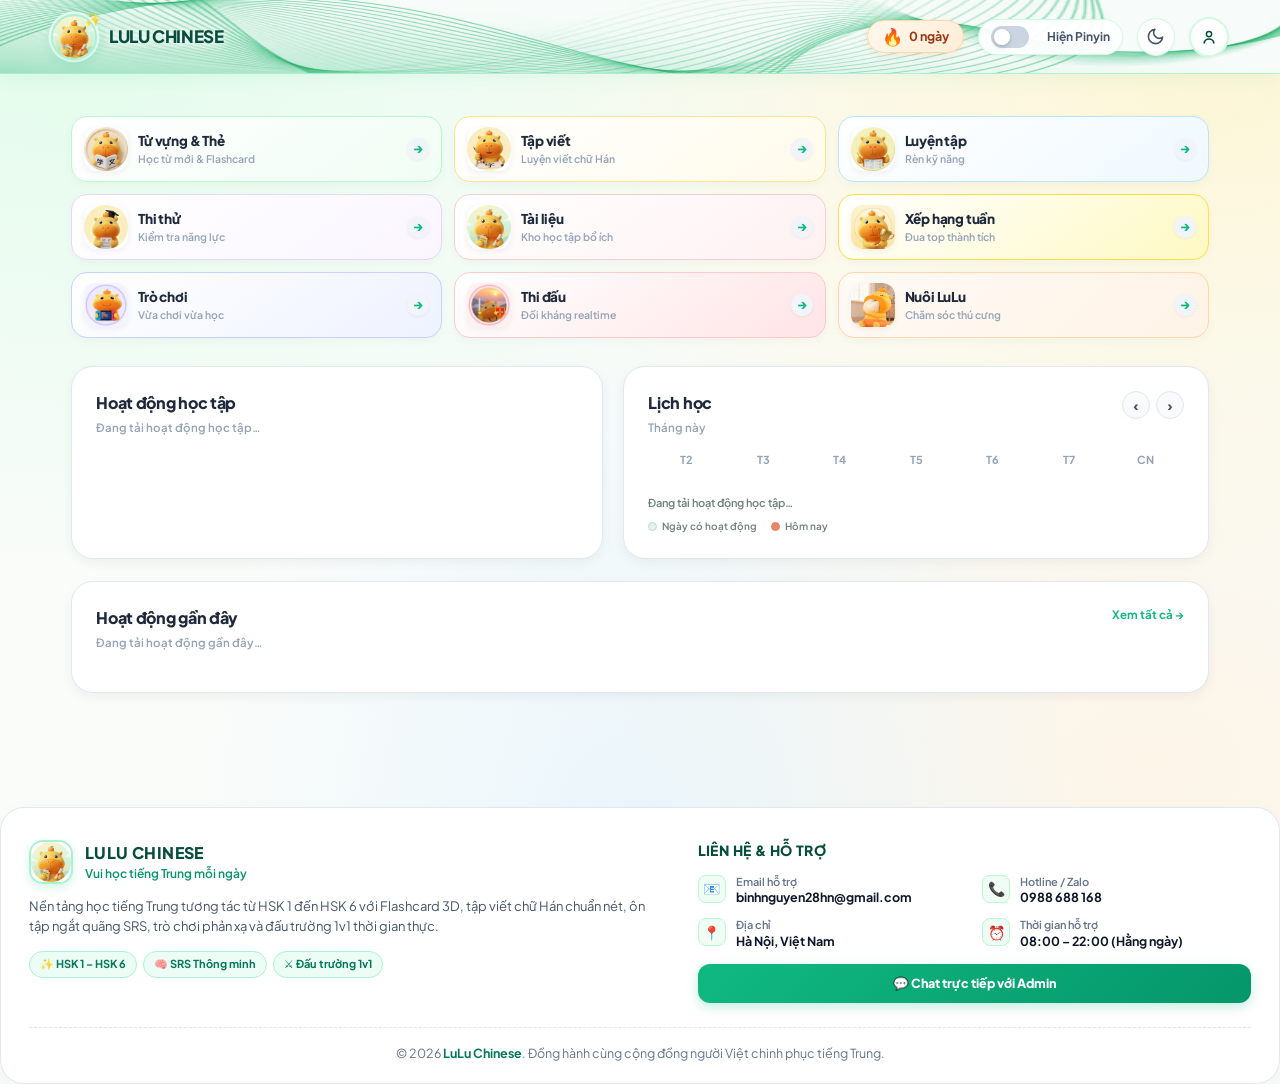
<file: index.html>
<!doctype html>
<html lang="vi">
<head>
  <meta charset="UTF-8" />
  <meta name="viewport" content="width=device-width, initial-scale=1.0, viewport-fit=cover" />
  <title>LuLu Chinese - Vui Học Tiếng Trung Mỗi Ngày</title>
  <link rel="preconnect" href="https://fonts.googleapis.com">
  <link rel="preconnect" href="https://fonts.gstatic.com" crossorigin>
  <link href="https://fonts.googleapis.com/css2?family=Plus+Jakarta+Sans:wght@400;500;600;700;800&family=Nunito:wght@500;600;700;800&family=Noto+Sans+SC:wght@400;500;600;700&display=swap" rel="stylesheet">
  <link rel="stylesheet" href="styles.css" />
  <link rel="stylesheet" href="dark-theme.css" />
  <script src="js/speech_bridge.js"></script>
  <script>
    (function() {
      try {
        var saved = localStorage.getItem('theme');
        var prefersDark = window.matchMedia && window.matchMedia('(prefers-color-scheme: dark)').matches;
        if (saved === 'dark' || (!saved && prefersDark)) {
          document.documentElement.setAttribute('data-theme', 'dark');
          document.documentElement.classList.add('dark-mode');
        }
        var savedPinyin = localStorage.getItem('showPinyin');
        if (savedPinyin === 'true') {
          document.documentElement.classList.add('show-pinyin');
        }
      } catch (e) {}
    })();
  </script>
  <style>
    :root {
      --font-main: 'Plus Jakarta Sans', 'Nunito', 'Noto Sans SC', system-ui, -apple-system, sans-serif;
    }
    body {
      background: #FAFCFA !important;
      background-image: 
        radial-gradient(at 5% 5%, rgba(220, 252, 231, 0.75) 0px, transparent 45%),
        radial-gradient(at 95% 8%, rgba(254, 243, 199, 0.7) 0px, transparent 45%),
        radial-gradient(at 50% 95%, rgba(224, 242, 254, 0.6) 0px, transparent 50%),
        radial-gradient(at 90% 85%, rgba(255, 237, 213, 0.5) 0px, transparent 40%) !important;
      background-attachment: fixed !important;
      font-family: var(--font-main) !important;
      transition: background-color 0.3s ease, color 0.3s ease;
    }
    html[data-theme="dark"] body,
    body.dark-mode {
      background: #0b1120 !important;
      background-image: 
        radial-gradient(at 5% 5%, rgba(16, 185, 129, 0.14) 0px, transparent 45%),
        radial-gradient(at 95% 8%, rgba(245, 158, 11, 0.12) 0px, transparent 45%),
        radial-gradient(at 50% 95%, rgba(59, 130, 246, 0.12) 0px, transparent 50%),
        radial-gradient(at 90% 85%, rgba(139, 92, 246, 0.1) 0px, transparent 40%) !important;
      color: #f1f5f9 !important;
    }
    .main-content { background: transparent !important; }
  </style>
</head>
<body>
  <div class="app-shell">
    <main class="main-content" id="dashboard">
      <header class="topbar">
        <a class="topbar-brand" href="#dashboard" aria-label="LULU CHINESE trang chủ">
          <div class="brand-avatar-box">
            <video class="topbar-brand-video" src="video/lulu_study.mp4" autoplay loop muted playsinline preload="auto" poster="picture/main_picture.png"></video>
            <span class="brand-sparkle">✨</span>
          </div>
          <div class="brand-titles">
            <strong>LULU CHINESE</strong>
          </div>
        </a>
        <div class="top-actions">
          <div class="topbar-streak" id="topbarStreak" title="Đang tính chuỗi học tập...">
            <span class="flame">🔥</span>
            <strong id="topbarStreakText">0 ngày</strong>
          </div>
          <label class="pinyin-toggle" title="Hiển thị pinyin phía trên chữ Hán">
            <input id="pinyinToggle" type="checkbox">
            <span class="pinyin-toggle-slider"></span>
            <span class="pinyin-toggle-text">Hiện Pinyin</span>
          </label>
          <button class="theme-toggle-btn" id="themeToggleBtn" type="button" aria-label="Chuyển chế độ Giao diện Sáng / Tối" title="Chuyển chế độ Giao diện Sáng / Tối (Alt+T)">
            <svg class="theme-icon-moon" viewBox="0 0 24 24" fill="none" stroke="currentColor" stroke-width="2" stroke-linecap="round" stroke-linejoin="round">
              <path d="M21 12.79A9 9 0 1 1 11.21 3 7 7 0 0 0 21 12.79z"></path>
            </svg>
            <svg class="theme-icon-sun" viewBox="0 0 24 24" fill="none" stroke="currentColor" stroke-width="2" stroke-linecap="round" stroke-linejoin="round">
              <circle cx="12" cy="12" r="5"></circle>
              <line x1="12" y1="1" x2="12" y2="3"></line>
              <line x1="12" y1="21" x2="12" y2="23"></line>
              <line x1="4.22" y1="4.22" x2="5.64" y2="5.64"></line>
              <line x1="18.36" y1="18.36" x2="19.78" y2="19.78"></line>
              <line x1="1" y1="12" x2="3" y2="12"></line>
              <line x1="21" y1="12" x2="23" y2="12"></line>
              <line x1="4.22" y1="19.78" x2="5.64" y2="18.36"></line>
              <line x1="18.36" y1="5.64" x2="19.78" y2="4.22"></line>
            </svg>
          </button>
          <button class="login-trigger login-avatar" id="loginTrigger" aria-label="Hồ sơ học viên" title="Hồ sơ học viên">
            <svg class="login-avatar-icon" viewBox="0 0 24 24" aria-hidden="true"><circle cx="12" cy="8" r="3.5"></circle><path d="M5.5 20c.7-3.5 2.9-5.3 6.5-5.3s5.8 1.8 6.5 5.3"></path></svg>
          </button>
          <div class="account-menu" id="accountMenu" hidden>
            <strong id="accountEmail">Tài khoản</strong>
            <a class="profile-link" id="profileLink" href="#profile">Xem hồ sơ</a>
            <a class="profile-link" id="supportAdminMenuLink" href="#support-admin" hidden>🛡️ Quản lý Hỗ trợ (Admin)</a>
            <button type="button" id="logoutButton">Đăng xuất</button>
          </div>
        </div>
      </header>

      <div class="content-wrap">
        <section class="quick-access" aria-label="Khám phá bài học">
          <div class="quick-grid">
            <a class="quick-card card-vocab" href="#vocabulary">
              <div class="card-thumb"><img src="picture/vocabulary.png" alt="Linh vật học từ vựng"></div>
              <span><strong>Từ vựng & Thẻ</strong><small>Học từ mới & Flashcard</small></span>
              <b class="card-arrow">→</b>
            </a>
            <a class="quick-card card-writing" href="#writing">
              <div class="card-thumb"><img src="picture/HSK.png" alt="Linh vật tập viết"></div>
              <span><strong>Tập viết</strong><small>Luyện viết chữ Hán</small></span>
              <b class="card-arrow">→</b>
            </a>
            <a class="quick-card card-practice" href="#practice">
              <div class="card-thumb"><img src="picture/practice.png" alt="Linh vật luyện tập"></div>
              <span><strong>Luyện tập</strong><small>Rèn kỹ năng</small></span>
              <b class="card-arrow">→</b>
            </a>
            <a class="quick-card card-mock" href="#mock-exam">
              <div class="card-thumb"><img src="picture/mock-exam.png" alt="Linh vật thi thử"></div>
              <span><strong>Thi thử</strong><small>Kiểm tra năng lực</small></span>
              <b class="card-arrow">→</b>
            </a>
            <a class="quick-card card-materials" href="#materials">
              <div class="card-thumb"><img src="picture/main_picture.png" alt="Linh vật học cùng tài liệu"></div>
              <span><strong>Tài liệu</strong><small>Kho học tập bổ ích</small></span>
              <b class="card-arrow">→</b>
            </a>
            <a class="quick-card card-leaderboard leaderboard-card" href="#leaderboard">
              <div class="card-thumb"><img src="picture/leaderboard.png" alt="Linh vật LuLu cầm cúp vô địch"></div>
              <span><strong>Xếp hạng tuần</strong><small>Đua top thành tích</small></span>
              <b class="card-arrow">→</b>
            </a>
            <a class="quick-card card-game game-card" href="#game">
              <div class="card-thumb"><img src="picture/game.png" alt="Linh vật LuLu trò chơi"></div>
              <span><strong>Trò chơi</strong><small>Vừa chơi vừa học</small></span>
              <b class="card-arrow">→</b>
            </a>
            <a class="quick-card card-battle battle-card" href="#battle">
              <div class="card-thumb"><img src="picture/battle.png" alt="Linh vật LuLu thi đấu đối kháng"></div>
              <span><strong>Thi đấu</strong><small>Đối kháng realtime</small></span>
              <b class="card-arrow">→</b>
            </a>
            <a class="quick-card card-lulu lulu-card" href="#lulu">
              <div class="card-thumb"><img src="picture/eat.jpg" alt="Linh vật LuLu đang ăn"></div>
              <span><strong>Nuôi LuLu</strong><small>Chăm sóc thú cưng</small></span>
              <b class="card-arrow">→</b>
            </a>
          </div>
        </section>

        <section class="srs-widget-section" id="dashboardSrsWidget" aria-label="Ôn tập ngắt quãng SRS và Sổ tay từ hay sai"></section>

        <section class="dashboard-grid">
          <article class="panel chart-panel" id="progress">
            <div class="panel-heading"><div><h2>Hoạt động học tập</h2><p>Đang tải hoạt động học tập…</p></div></div>
          </article>
          <article class="panel calendar-panel" id="calendar">
            <div class="panel-heading"><div><h2>Lịch học</h2><p id="calendarMonthLabel">Tháng này</p></div><div class="calendar-arrows"><button type="button" data-calendar-prev aria-label="Tháng trước">‹</button><button type="button" data-calendar-next aria-label="Tháng sau">›</button></div></div>
            <div class="calendar"><div class="calendar-week"><span>T2</span><span>T3</span><span>T4</span><span>T5</span><span>T6</span><span>T7</span><span>CN</span></div><div class="calendar-days" id="calendarDays"></div></div>
            <p class="calendar-summary" id="calendarSummary" aria-live="polite">Đang tải hoạt động học tập…</p>
            <div class="calendar-legend"><span><i></i>Ngày có hoạt động</span><span><i class="today-swatch"></i>Hôm nay</span></div>
          </article>
        </section>

        <section class="bottom-grid">
          <article class="panel activity-panel" id="recentActivityPanel">
            <div class="panel-heading"><div><h2>Hoạt động gần đây</h2><p>Đang tải hoạt động gần đây…</p></div><a class="text-link" href="#activity">Xem tất cả →</a></div>
          </article>
        </section>
      </div>
      <div class="page-view" id="pageView" hidden></div>

      <footer class="site-footer" aria-label="Thông tin chân trang và liên hệ">
        <div class="site-footer-inner">
          <div class="footer-col footer-brand-col">
            <a class="footer-brand" href="#dashboard">
              <img class="footer-brand-logo" src="picture/main_picture.png" alt="LuLu Chinese">
              <div>
                <strong>LULU CHINESE</strong>
                <span>Vui học tiếng Trung mỗi ngày</span>
              </div>
            </a>
            <p class="footer-desc">
              Nền tảng học tiếng Trung tương tác từ HSK 1 đến HSK 6 với Flashcard 3D, tập viết chữ Hán chuẩn nét, ôn tập ngắt quãng SRS, trò chơi phản xạ và đấu trường 1v1 thời gian thực.
            </p>
            <div class="footer-tags">
              <span>✨ HSK 1 – HSK 6</span>
              <span>🧠 SRS Thông minh</span>
              <span>⚔️ Đấu trường 1v1</span>
            </div>
          </div>

          <div class="footer-col footer-contact-col">
            <h3>Liên hệ &amp; Hỗ trợ</h3>
            <ul class="footer-contact-list">
              <li>
                <span class="contact-icon">📧</span>
                <div>
                  <small>Email hỗ trợ</small>
                  <a href="mailto:binhnguyen28hn@gmail.com">binhnguyen28hn@gmail.com</a>
                </div>
              </li>
              <li>
                <span class="contact-icon">📞</span>
                <div>
                  <small>Hotline / Zalo</small>
                  <a href="tel:0988688168">0988 688 168</a>
                </div>
              </li>
              <li>
                <span class="contact-icon">📍</span>
                <div>
                  <small>Địa chỉ</small>
                  <span>Hà Nội, Việt Nam</span>
                </div>
              </li>
              <li>
                <span class="contact-icon">⏰</span>
                <div>
                  <small>Thời gian hỗ trợ</small>
                  <span>08:00 – 22:00 (Hằng ngày)</span>
                </div>
              </li>
            </ul>
            <button type="button" class="footer-support-btn" onclick="document.getElementById('supportLauncherBtn')?.click()">
              💬 Chat trực tiếp với Admin
            </button>
          </div>
        </div>

        <div class="site-footer-bottom">
          <p>© 2026 <strong>LuLu Chinese</strong>. Đồng hành cùng cộng đồng người Việt chinh phục tiếng Trung.</p>
        </div>
      </footer>
    </main>
  </div>
  <div class="sidebar-backdrop" id="sidebarBackdrop" aria-hidden="true"></div>
  <div class="login-modal" id="loginModal" role="dialog" aria-modal="true" aria-labelledby="loginTitle">
    <div class="login-card">
      <button class="login-close" type="button" data-close-login aria-label="Đóng đăng nhập">×</button>
      <img class="login-mascot" src="picture/main_picture.png" alt="Linh vật học tiếng Trung">
      <h2 id="loginTitle">Chào mừng trở lại</h2>
      <p id="loginSubtitle">Đăng nhập để tiếp tục hành trình học tiếng Trung.</p>
      <form id="loginForm">
        <label for="loginEmail">Email</label>
        <input id="loginEmail" type="email" placeholder="ban@example.com" autocomplete="email" required>
        <div class="pwd-label-row">
          <label for="loginPassword">Mật khẩu</label>
          <button type="button" class="forgot-pwd-link" id="openForgotPwdBtn">Quên mật khẩu?</button>
        </div>
        <input id="loginPassword" type="password" placeholder="Tối thiểu 6 ký tự" autocomplete="current-password" minlength="6" required>
        <label class="remember-account"><input id="rememberAccount" type="checkbox"> <span>Ghi nhớ tài khoản</span></label>
        <div class="confirm-password-field" hidden>
          <label for="confirmPassword">Xác nhận mật khẩu</label>
          <input id="confirmPassword" type="password" placeholder="Nhập lại mật khẩu" autocomplete="new-password" minlength="6">
        </div>
        <p class="login-error" id="loginError" role="alert"></p>
        <button class="primary-button login-submit" type="submit">Đăng nhập</button>
        <div class="oauth-divider" id="oauthDivider">
          <span>hoặc</span>
        </div>
        <button type="button" class="google-login-btn" id="googleLoginBtn">
          <svg class="google-icon" viewBox="0 0 24 24">
            <path fill="#4285F4" d="M22.56 12.25c0-.78-.07-1.53-.2-2.25H12v4.26h5.92c-.26 1.37-1.04 2.53-2.21 3.31v2.77h3.57c2.08-1.92 3.28-4.74 3.28-8.09z"/>
            <path fill="#34A853" d="M12 23c2.97 0 5.46-.98 7.28-2.66l-3.57-2.77c-.98.66-2.23 1.06-3.71 1.06-2.86 0-5.29-1.93-6.16-4.53H2.18v2.84C3.99 20.53 7.7 23 12 23z"/>
            <path fill="#FBBC05" d="M5.84 14.09c-.22-.66-.35-1.36-.35-2.09s.13-1.43.35-2.09V7.06H2.18C1.43 8.55 1 10.22 1 12s.43 3.45 1.18 4.94l2.85-2.22.81-.63z"/>
            <path fill="#EA4335" d="M12 5.38c1.62 0 3.06.56 4.21 1.64l3.15-3.15C17.45 2.09 14.97 1 12 1 7.7 1 3.99 3.47 2.18 7.06l3.66 2.84c.87-2.6 3.3-4.52 6.16-4.52z"/>
          </svg>
          <span>Đăng nhập bằng Google</span>
        </button>
      </form>
      <p class="auth-switch" id="authSwitchWrap"><span id="authSwitchText">Chưa có tài khoản?</span> <button type="button" id="authSwitch">Đăng ký ngay</button></p>

      <!-- Form nhập mã OTP xác thực email -->
      <form id="otpForm" hidden>
        <div class="otp-notice">
          <p>Mã xác thực gồm 6 chữ số đã được gửi đến email:</p>
          <strong id="otpEmailDisplay">ban@example.com</strong>
          <small>👉 Vui lòng nhập mã OTP 6 số để kích hoạt tài khoản!</small>
        </div>
        <label for="otpCodeInput">Nhập mã OTP (6 chữ số)</label>
        <div class="otp-input-wrap">
          <input id="otpCodeInput" type="text" inputmode="numeric" pattern="[0-9]*" maxlength="6" placeholder="000000" autocomplete="one-time-code">
        </div>
        <p class="login-error" id="otpError" role="alert"></p>
        <button class="primary-button login-submit" type="submit" id="otpSubmitBtn">Xác nhận mã OTP</button>
        <div class="otp-actions">
          <button type="button" class="otp-resend-btn" id="otpResendBtn" disabled>
            Gửi lại mã (<span id="otpCountdown">60</span>s)
          </button>
          <button type="button" class="otp-back-btn" id="otpBackBtn">
            ← Quay lại đăng nhập
          </button>
        </div>
      </form>

      <!-- Form Quên / Đặt lại mật khẩu -->
      <form id="forgotPasswordForm" hidden>
        <div class="otp-notice">
          <p>Đặt lại mật khẩu tài khoản</p>
          <small>Nhập email đăng ký của bạn để nhận mã OTP đặt lại mật khẩu mới.</small>
        </div>
        <div id="forgotStep1">
          <label for="forgotEmailInput">Email đã đăng ký</label>
          <input id="forgotEmailInput" type="email" placeholder="ban@example.com" autocomplete="email">
          <p class="login-error" id="forgotError1" role="alert"></p>
          <button class="primary-button login-submit" type="button" id="sendForgotCodeBtn">Gửi mã xác nhận</button>
        </div>
        <div id="forgotStep2" hidden>
          <label for="forgotOtpInput">Mã OTP (6 chữ số trong email)</label>
          <div class="otp-input-wrap">
            <input id="forgotOtpInput" type="text" inputmode="numeric" pattern="[0-9]*" maxlength="6" placeholder="000000">
          </div>
          <label for="forgotNewPassword">Mật khẩu mới (tối thiểu 6 ký tự)</label>
          <input id="forgotNewPassword" type="password" placeholder="Nhập mật khẩu mới" minlength="6" autocomplete="new-password">
          <p class="login-error" id="forgotError2" role="alert"></p>
          <button class="primary-button login-submit" type="submit" id="submitResetPwdBtn">Xác nhận đổi mật khẩu</button>
          <p style="font-size: 12px; color: #64748b; text-align: center; margin: 10px 0 0;">💡 Bạn cũng có thể bấm trực tiếp vào chữ <strong>"Reset password"</strong> trong email để đổi mật khẩu.</p>
        </div>
        <div class="otp-actions">
          <button type="button" class="otp-back-btn" id="forgotBackBtn">← Quay lại đăng nhập</button>
        </div>
      </form>
    </div>
  </div>
  <div class="toast" id="toast">Bài học đã sẵn sàng ✦</div>
  <script src="js/hanzi-writer.min.js"></script>
  <script type="module" src="js/main.js"></script>
</body>
</html>
</file>
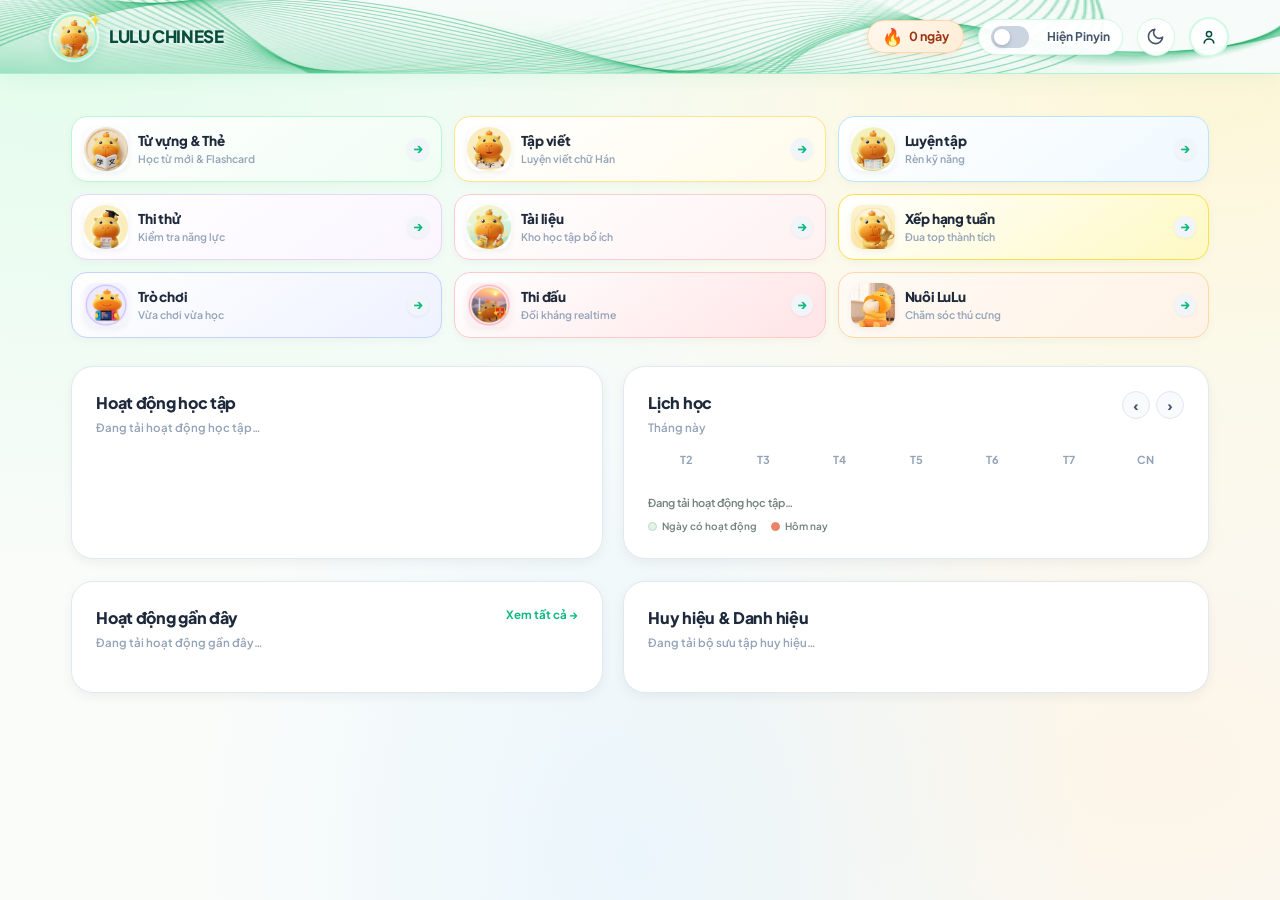
<file: learnchinese_mobile/assets/www/index.html>
<!doctype html>
<html lang="vi">
<head>
  <meta charset="UTF-8" />
  <meta name="viewport" content="width=device-width, initial-scale=1.0, viewport-fit=cover" />
  <title>LuLu Chinese - Vui Học Tiếng Trung Mỗi Ngày</title>
  <link rel="preconnect" href="https://fonts.googleapis.com">
  <link rel="preconnect" href="https://fonts.gstatic.com" crossorigin>
  <link href="https://fonts.googleapis.com/css2?family=Plus+Jakarta+Sans:wght@400;500;600;700;800&family=Nunito:wght@500;600;700;800&family=Noto+Sans+SC:wght@400;500;600;700&display=swap" rel="stylesheet">
  <link rel="stylesheet" href="styles.css" />
  <link rel="stylesheet" href="dark-theme.css" />
  <script src="js/speech_bridge.js"></script>
  <script>
    (function() {
      try {
        var saved = localStorage.getItem('theme');
        var prefersDark = window.matchMedia && window.matchMedia('(prefers-color-scheme: dark)').matches;
        if (saved === 'dark' || (!saved && prefersDark)) {
          document.documentElement.setAttribute('data-theme', 'dark');
          document.documentElement.classList.add('dark-mode');
        }
      } catch (e) {}
    })();
  </script>
  <style>
    :root {
      --font-main: 'Plus Jakarta Sans', 'Nunito', 'Noto Sans SC', system-ui, -apple-system, sans-serif;
    }
    body {
      background: #FAFCFA !important;
      background-image: 
        radial-gradient(at 5% 5%, rgba(220, 252, 231, 0.75) 0px, transparent 45%),
        radial-gradient(at 95% 8%, rgba(254, 243, 199, 0.7) 0px, transparent 45%),
        radial-gradient(at 50% 95%, rgba(224, 242, 254, 0.6) 0px, transparent 50%),
        radial-gradient(at 90% 85%, rgba(255, 237, 213, 0.5) 0px, transparent 40%) !important;
      background-attachment: fixed !important;
      font-family: var(--font-main) !important;
      transition: background-color 0.3s ease, color 0.3s ease;
    }
    html[data-theme="dark"] body,
    body.dark-mode {
      background: #0b1120 !important;
      background-image: 
        radial-gradient(at 5% 5%, rgba(16, 185, 129, 0.14) 0px, transparent 45%),
        radial-gradient(at 95% 8%, rgba(245, 158, 11, 0.12) 0px, transparent 45%),
        radial-gradient(at 50% 95%, rgba(59, 130, 246, 0.12) 0px, transparent 50%),
        radial-gradient(at 90% 85%, rgba(139, 92, 246, 0.1) 0px, transparent 40%) !important;
      color: #f1f5f9 !important;
    }
    .main-content { background: transparent !important; }
  </style>
</head>
<body>
  <div class="app-shell">
    <main class="main-content" id="dashboard">
      <header class="topbar">
        <a class="topbar-brand" href="#dashboard" aria-label="LULU CHINESE trang chủ">
          <div class="brand-avatar-box">
            <video class="topbar-brand-video" src="video/lulu_study.mp4" autoplay loop muted playsinline preload="auto" poster="picture/main_picture.png"></video>
            <span class="brand-sparkle">✨</span>
          </div>
          <div class="brand-titles">
            <strong>LULU CHINESE</strong>
          </div>
        </a>
        <div class="top-actions">
          <div class="topbar-streak" id="topbarStreak" title="Đang tính chuỗi học tập...">
            <span class="flame">🔥</span>
            <strong id="topbarStreakText">0 ngày</strong>
          </div>
          <label class="pinyin-toggle" title="Hiển thị pinyin phía trên chữ Hán">
            <input id="pinyinToggle" type="checkbox">
            <span class="pinyin-toggle-slider"></span>
            <span class="pinyin-toggle-text">Hiện Pinyin</span>
          </label>
          <button class="theme-toggle-btn" id="themeToggleBtn" type="button" aria-label="Chuyển chế độ Giao diện Sáng / Tối" title="Chuyển chế độ Giao diện Sáng / Tối (Alt+T)">
            <svg class="theme-icon-moon" viewBox="0 0 24 24" fill="none" stroke="currentColor" stroke-width="2" stroke-linecap="round" stroke-linejoin="round">
              <path d="M21 12.79A9 9 0 1 1 11.21 3 7 7 0 0 0 21 12.79z"></path>
            </svg>
            <svg class="theme-icon-sun" viewBox="0 0 24 24" fill="none" stroke="currentColor" stroke-width="2" stroke-linecap="round" stroke-linejoin="round">
              <circle cx="12" cy="12" r="5"></circle>
              <line x1="12" y1="1" x2="12" y2="3"></line>
              <line x1="12" y1="21" x2="12" y2="23"></line>
              <line x1="4.22" y1="4.22" x2="5.64" y2="5.64"></line>
              <line x1="18.36" y1="18.36" x2="19.78" y2="19.78"></line>
              <line x1="1" y1="12" x2="3" y2="12"></line>
              <line x1="21" y1="12" x2="23" y2="12"></line>
              <line x1="4.22" y1="19.78" x2="5.64" y2="18.36"></line>
              <line x1="18.36" y1="5.64" x2="19.78" y2="4.22"></line>
            </svg>
          </button>
          <button class="login-trigger login-avatar" id="loginTrigger" aria-label="Hồ sơ học viên" title="Hồ sơ học viên">
            <svg class="login-avatar-icon" viewBox="0 0 24 24" aria-hidden="true"><circle cx="12" cy="8" r="3.5"></circle><path d="M5.5 20c.7-3.5 2.9-5.3 6.5-5.3s5.8 1.8 6.5 5.3"></path></svg>
          </button>
          <div class="account-menu" id="accountMenu" hidden>
            <strong id="accountEmail">Tài khoản</strong>
            <a class="profile-link" id="profileLink" href="#profile">Xem hồ sơ</a>
            <a class="profile-link" id="supportAdminMenuLink" href="#support-admin" hidden>🛡️ Quản lý Hỗ trợ (Admin)</a>
            <button type="button" id="logoutButton">Đăng xuất</button>
          </div>
        </div>
      </header>

      <div class="content-wrap">
        <section class="quick-access" aria-label="Khám phá bài học">
          <div class="quick-grid">
            <a class="quick-card card-vocab" href="#vocabulary">
              <div class="card-thumb"><img src="picture/vocabulary.png" alt="Linh vật học từ vựng"></div>
              <span><strong>Từ vựng & Thẻ</strong><small>Học từ mới & Flashcard</small></span>
              <b class="card-arrow">→</b>
            </a>
            <a class="quick-card card-writing" href="#writing">
              <div class="card-thumb"><img src="picture/HSK.png" alt="Linh vật tập viết"></div>
              <span><strong>Tập viết</strong><small>Luyện viết chữ Hán</small></span>
              <b class="card-arrow">→</b>
            </a>
            <a class="quick-card card-practice" href="#practice">
              <div class="card-thumb"><img src="picture/practice.png" alt="Linh vật luyện tập"></div>
              <span><strong>Luyện tập</strong><small>Rèn kỹ năng</small></span>
              <b class="card-arrow">→</b>
            </a>
            <a class="quick-card card-mock" href="#mock-exam">
              <div class="card-thumb"><img src="picture/mock-exam.png" alt="Linh vật thi thử"></div>
              <span><strong>Thi thử</strong><small>Kiểm tra năng lực</small></span>
              <b class="card-arrow">→</b>
            </a>
            <a class="quick-card card-materials" href="#materials">
              <div class="card-thumb"><img src="picture/main_picture.png" alt="Linh vật học cùng tài liệu"></div>
              <span><strong>Tài liệu</strong><small>Kho học tập bổ ích</small></span>
              <b class="card-arrow">→</b>
            </a>
            <a class="quick-card card-leaderboard leaderboard-card" href="#leaderboard">
              <div class="card-thumb"><img src="picture/leaderboard.png" alt="Linh vật LuLu cầm cúp vô địch"></div>
              <span><strong>Xếp hạng tuần</strong><small>Đua top thành tích</small></span>
              <b class="card-arrow">→</b>
            </a>
            <a class="quick-card card-game game-card" href="#game">
              <div class="card-thumb"><img src="picture/game.png" alt="Linh vật LuLu trò chơi"></div>
              <span><strong>Trò chơi</strong><small>Vừa chơi vừa học</small></span>
              <b class="card-arrow">→</b>
            </a>
            <a class="quick-card card-battle battle-card" href="#battle">
              <div class="card-thumb"><img src="picture/battle.png" alt="Linh vật LuLu thi đấu đối kháng"></div>
              <span><strong>Thi đấu</strong><small>Đối kháng realtime</small></span>
              <b class="card-arrow">→</b>
            </a>
            <a class="quick-card card-lulu lulu-card" href="#lulu">
              <div class="card-thumb"><img src="picture/eat.jpg" alt="Linh vật LuLu đang ăn"></div>
              <span><strong>Nuôi LuLu</strong><small>Chăm sóc thú cưng</small></span>
              <b class="card-arrow">→</b>
            </a>
          </div>
        </section>

        <section class="srs-widget-section" id="dashboardSrsWidget" aria-label="Ôn tập ngắt quãng SRS và Sổ tay từ hay sai"></section>

        <section class="dashboard-grid">
          <article class="panel chart-panel" id="progress">
            <div class="panel-heading"><div><h2>Hoạt động học tập</h2><p>Đang tải hoạt động học tập…</p></div></div>
          </article>
          <article class="panel calendar-panel" id="calendar">
            <div class="panel-heading"><div><h2>Lịch học</h2><p id="calendarMonthLabel">Tháng này</p></div><div class="calendar-arrows"><button type="button" data-calendar-prev aria-label="Tháng trước">‹</button><button type="button" data-calendar-next aria-label="Tháng sau">›</button></div></div>
            <div class="calendar"><div class="calendar-week"><span>T2</span><span>T3</span><span>T4</span><span>T5</span><span>T6</span><span>T7</span><span>CN</span></div><div class="calendar-days" id="calendarDays"></div></div>
            <p class="calendar-summary" id="calendarSummary" aria-live="polite">Đang tải hoạt động học tập…</p>
            <div class="calendar-legend"><span><i></i>Ngày có hoạt động</span><span><i class="today-swatch"></i>Hôm nay</span></div>
          </article>
        </section>

        <section class="bottom-grid">
          <article class="panel activity-panel" id="recentActivityPanel">
            <div class="panel-heading"><div><h2>Hoạt động gần đây</h2><p>Đang tải hoạt động gần đây…</p></div><a class="text-link" href="#activity">Xem tất cả →</a></div>
          </article>
          <article class="panel badges-panel" id="dashboardBadgesPanel">
            <div class="panel-heading"><div><h2>Huy hiệu & Danh hiệu</h2><p>Đang tải bộ sưu tập huy hiệu…</p></div></div>
          </article>
        </section>
      </div>
      <div class="page-view" id="pageView" hidden></div>
    </main>
  </div>
  <div class="sidebar-backdrop" id="sidebarBackdrop" aria-hidden="true"></div>
  <div class="login-modal" id="loginModal" role="dialog" aria-modal="true" aria-labelledby="loginTitle">
    <div class="login-card">
      <button class="login-close" type="button" data-close-login aria-label="Đóng đăng nhập">×</button>
      <img class="login-mascot" src="picture/main_picture.png" alt="Linh vật học tiếng Trung">
      <h2 id="loginTitle">Chào mừng trở lại</h2>
      <p id="loginSubtitle">Đăng nhập để tiếp tục hành trình học tiếng Trung.</p>
      <form id="loginForm">
        <label for="loginEmail">Email</label>
        <input id="loginEmail" type="email" placeholder="ban@example.com" autocomplete="email" required>
        <div class="pwd-label-row">
          <label for="loginPassword">Mật khẩu</label>
          <button type="button" class="forgot-pwd-link" id="openForgotPwdBtn">Quên mật khẩu?</button>
        </div>
        <input id="loginPassword" type="password" placeholder="Tối thiểu 6 ký tự" autocomplete="current-password" minlength="6" required>
        <label class="remember-account"><input id="rememberAccount" type="checkbox"> <span>Ghi nhớ tài khoản</span></label>
        <div class="confirm-password-field" hidden>
          <label for="confirmPassword">Xác nhận mật khẩu</label>
          <input id="confirmPassword" type="password" placeholder="Nhập lại mật khẩu" autocomplete="new-password" minlength="6">
        </div>
        <p class="login-error" id="loginError" role="alert"></p>
        <button class="primary-button login-submit" type="submit">Đăng nhập</button>
        <div class="oauth-divider" id="oauthDivider">
          <span>hoặc</span>
        </div>
        <button type="button" class="google-login-btn" id="googleLoginBtn">
          <svg class="google-icon" viewBox="0 0 24 24">
            <path fill="#4285F4" d="M22.56 12.25c0-.78-.07-1.53-.2-2.25H12v4.26h5.92c-.26 1.37-1.04 2.53-2.21 3.31v2.77h3.57c2.08-1.92 3.28-4.74 3.28-8.09z"/>
            <path fill="#34A853" d="M12 23c2.97 0 5.46-.98 7.28-2.66l-3.57-2.77c-.98.66-2.23 1.06-3.71 1.06-2.86 0-5.29-1.93-6.16-4.53H2.18v2.84C3.99 20.53 7.7 23 12 23z"/>
            <path fill="#FBBC05" d="M5.84 14.09c-.22-.66-.35-1.36-.35-2.09s.13-1.43.35-2.09V7.06H2.18C1.43 8.55 1 10.22 1 12s.43 3.45 1.18 4.94l2.85-2.22.81-.63z"/>
            <path fill="#EA4335" d="M12 5.38c1.62 0 3.06.56 4.21 1.64l3.15-3.15C17.45 2.09 14.97 1 12 1 7.7 1 3.99 3.47 2.18 7.06l3.66 2.84c.87-2.6 3.3-4.52 6.16-4.52z"/>
          </svg>
          <span>Đăng nhập bằng Google</span>
        </button>
      </form>
      <p class="auth-switch" id="authSwitchWrap"><span id="authSwitchText">Chưa có tài khoản?</span> <button type="button" id="authSwitch">Đăng ký ngay</button></p>

      <!-- Form nhập mã OTP xác thực email -->
      <form id="otpForm" hidden>
        <div class="otp-notice">
          <p>Mã xác thực gồm 6 chữ số đã được gửi đến email:</p>
          <strong id="otpEmailDisplay">ban@example.com</strong>
          <small>👉 Vui lòng nhập mã OTP 6 số để kích hoạt tài khoản!</small>
        </div>
        <label for="otpCodeInput">Nhập mã OTP (6 chữ số)</label>
        <div class="otp-input-wrap">
          <input id="otpCodeInput" type="text" inputmode="numeric" pattern="[0-9]*" maxlength="6" placeholder="000000" autocomplete="one-time-code">
        </div>
        <p class="login-error" id="otpError" role="alert"></p>
        <button class="primary-button login-submit" type="submit" id="otpSubmitBtn">Xác nhận mã OTP</button>
        <div class="otp-actions">
          <button type="button" class="otp-resend-btn" id="otpResendBtn" disabled>
            Gửi lại mã (<span id="otpCountdown">60</span>s)
          </button>
          <button type="button" class="otp-back-btn" id="otpBackBtn">
            ← Quay lại đăng nhập
          </button>
        </div>
      </form>

      <!-- Form Quên / Đặt lại mật khẩu -->
      <form id="forgotPasswordForm" hidden>
        <div class="otp-notice">
          <p>Đặt lại mật khẩu tài khoản</p>
          <small>Nhập email đăng ký của bạn để nhận mã OTP đặt lại mật khẩu mới.</small>
        </div>
        <div id="forgotStep1">
          <label for="forgotEmailInput">Email đã đăng ký</label>
          <input id="forgotEmailInput" type="email" placeholder="ban@example.com" autocomplete="email">
          <p class="login-error" id="forgotError1" role="alert"></p>
          <button class="primary-button login-submit" type="button" id="sendForgotCodeBtn">Gửi mã xác nhận</button>
        </div>
        <div id="forgotStep2" hidden>
          <label for="forgotOtpInput">Mã OTP (6 chữ số trong email)</label>
          <div class="otp-input-wrap">
            <input id="forgotOtpInput" type="text" inputmode="numeric" pattern="[0-9]*" maxlength="6" placeholder="000000">
          </div>
          <label for="forgotNewPassword">Mật khẩu mới (tối thiểu 6 ký tự)</label>
          <input id="forgotNewPassword" type="password" placeholder="Nhập mật khẩu mới" minlength="6" autocomplete="new-password">
          <p class="login-error" id="forgotError2" role="alert"></p>
          <button class="primary-button login-submit" type="submit" id="submitResetPwdBtn">Xác nhận đổi mật khẩu</button>
          <p style="font-size: 12px; color: #64748b; text-align: center; margin: 10px 0 0;">💡 Bạn cũng có thể bấm trực tiếp vào chữ <strong>"Reset password"</strong> trong email để đổi mật khẩu.</p>
        </div>
        <div class="otp-actions">
          <button type="button" class="otp-back-btn" id="forgotBackBtn">← Quay lại đăng nhập</button>
        </div>
      </form>
    </div>
  </div>
  <div class="toast" id="toast">Bài học đã sẵn sàng ✦</div>
  <script src="js/hanzi-writer.min.js"></script>
  <script type="module" src="js/main.js"></script>
</body>
</html>
</file>
<file: styles.css>
/* ==========================================================================
   LULU CHINESE - MODERN, CUTE & PROFESSIONAL DESIGN SYSTEM
   ========================================================================== */

:root {
  /* Cute Pastel & Educational Brand Palette */
  --primary: #10b981;
  --primary-dark: #059669;
  --primary-deep: #047857;
  --primary-light: #d1fae5;
  --primary-surface: #ecfdf5;

  --accent-orange: #f97316;
  --accent-orange-dark: #ea580c;
  --accent-orange-light: #ffedd5;

  --accent-amber: #f59e0b;
  --accent-amber-light: #fef3c7;

  --accent-blue: #3b82f6;
  --accent-blue-light: #eff6ff;

  --accent-indigo: #6366f1;
  --accent-indigo-light: #eef2ff;

  --accent-purple: #8b5cf6;
  --accent-purple-light: #f3e8ff;

  --accent-rose: #f43f5e;
  --accent-rose-light: #ffe4e6;

  /* Neutrals */
  --ink: #1e293b;
  --ink-secondary: #475569;
  --muted: #94a3b8;
  --line: #e2e8f0;
  --line-soft: #f1f5f9;
  --card-bg: #ffffff;
  --canvas: #fafcf8;

  /* Typography */
  --font-main: 'Plus Jakarta Sans', 'Nunito', 'Noto Sans SC', system-ui, -apple-system, sans-serif;
  --font-hanzi: 'Noto Sans SC', sans-serif;

  /* Radii */
  --radius-xs: 8px;
  --radius-sm: 12px;
  --radius-md: 16px;
  --radius-lg: 22px;
  --radius-xl: 28px;
  --radius-full: 9999px;

  /* Soft Ambient Shadows */
  --shadow-xs: 0 1px 3px rgba(15, 23, 42, 0.04);
  --shadow-sm: 0 4px 12px rgba(15, 23, 42, 0.05);
  --shadow-md: 0 8px 24px -4px rgba(15, 23, 42, 0.07);
  --shadow-lg: 0 16px 36px -6px rgba(15, 23, 42, 0.09);
  --shadow-cute: 0 6px 20px rgba(16, 185, 129, 0.12);
}

/* Base Reset & Typography */
* {
  box-sizing: border-box;
  font-family: var(--font-main) !important;
}

html {
  scroll-behavior: smooth;
  overflow-x: hidden;
}

body {
  margin: 0;
  background: var(--canvas);
  color: var(--ink);
  font-family: var(--font-main);
  font-size: 14px;
  line-height: 1.5;
  -webkit-font-smoothing: antialiased;
  -moz-osx-font-smoothing: grayscale;
  overflow-x: hidden;
  max-width: 100vw;
}

button, a, input, select, textarea {
  font: inherit;
}

button {
  cursor: pointer;
  border: 0;
  background: transparent;
  transition: all 0.2s cubic-bezier(0.34, 1.56, 0.64, 1);
}

a {
  text-decoration: none;
  color: inherit;
  transition: all 0.2s ease;
}

/* ==========================================================================
   APP SHELL & LAYOUT
   ========================================================================== */

.app-shell {
  display: flex;
  min-height: 100vh;
  width: 100%;
}

.sidebar {
  display: none !important;
}

/* Sidebar Mascot Pill Header */
.sidebar-mascot-pill {
  display: flex;
  align-items: center;
  gap: 10px;
  background: linear-gradient(135deg, #fff7ed 0%, #ffedd5 100%);
  border: 1.5px solid #fed7aa;
  border-radius: var(--radius-md);
  padding: 10px 14px;
  margin-bottom: 22px;
  box-shadow: 0 3px 10px rgba(249, 115, 22, 0.08);
  transition: transform 0.2s ease;
}

.sidebar-mascot-pill:hover {
  transform: translateY(-2px);
}

.sidebar-mascot-pill .mascot-emoji {
  font-size: 24px;
  line-height: 1;
  filter: drop-shadow(0 2px 4px rgba(249, 115, 22, 0.2));
  animation: cuteWiggle 3s ease-in-out infinite;
}

@keyframes cuteWiggle {
  0%, 100% { transform: rotate(0deg); }
  25% { transform: rotate(-8deg); }
  75% { transform: rotate(8deg); }
}

.sidebar-mascot-pill .mascot-info strong {
  display: block;
  font-size: 13px;
  font-weight: 800;
  color: #9a3412;
  letter-spacing: -0.3px;
}

.sidebar-mascot-pill .mascot-info small {
  display: block;
  font-size: 10px;
  color: #c2410c;
  font-weight: 600;
}

/* Navigation */
.main-nav {
  display: flex;
  flex-direction: column;
  gap: 4px;
}

.nav-label {
  font-size: 10px;
  text-transform: uppercase;
  letter-spacing: 1.2px;
  color: #94a3b8;
  font-weight: 800;
  padding: 0 12px;
  margin: 14px 0 6px;
  display: flex;
  align-items: center;
  gap: 6px;
}

.nav-label.spaced {
  margin-top: 24px;
}

.nav-item {
  height: 44px;
  border-radius: var(--radius-sm);
  display: flex;
  align-items: center;
  padding: 0 12px;
  gap: 10px;
  color: #64748b;
  font-weight: 600;
  font-size: 13.5px;
  position: relative;
  transition: all 0.2s cubic-bezier(0.34, 1.56, 0.64, 1);
}

.nav-item:hover {
  background: #f8fafc;
  color: var(--ink);
  transform: translateX(3px);
}

.nav-item.active {
  background: linear-gradient(135deg, #ecfdf5 0%, #d1fae5 100%);
  color: var(--primary-deep);
  font-weight: 800;
  box-shadow: 0 3px 12px rgba(16, 185, 129, 0.12);
  border: 1.5px solid #a7f3d0;
}

.nav-icon {
  width: 28px;
  height: 28px;
  border-radius: 9px;
  display: grid;
  place-items: center;
  font-size: 15px;
  flex-shrink: 0;
  background: #f1f5f9;
  transition: all 0.2s ease;
}

.nav-item.active .nav-icon {
  background: #ffffff;
  box-shadow: 0 2px 6px rgba(16, 185, 129, 0.15);
}

.nav-count {
  margin-left: auto;
  background: var(--accent-orange);
  color: #ffffff;
  border-radius: var(--radius-full);
  font-size: 10.5px;
  font-weight: 800;
  padding: 2px 8px;
  box-shadow: 0 2px 6px rgba(249, 115, 22, 0.25);
}

/* Sidebar Bottom & Streak Card */
.sidebar-bottom {
  margin-top: auto;
  padding-top: 16px;
}

.streak-card {
  background: linear-gradient(145deg, #fff7ed 0%, #ffedd5 100%);
  border: 1.5px solid #fed7aa;
  border-radius: var(--radius-md);
  padding: 16px;
  margin-bottom: 14px;
  box-shadow: 0 6px 18px rgba(249, 115, 22, 0.08);
}

.streak-top {
  display: flex;
  gap: 7px;
  align-items: center;
  font-size: 12px;
  font-weight: 700;
  color: #9a3412;
}

.flame {
  font-size: 19px;
  line-height: 1;
  display: inline-block;
  animation: flamePulse 1.8s ease-in-out infinite;
}

@keyframes flamePulse {
  0%, 100% { transform: scale(1) rotate(0deg); }
  50% { transform: scale(1.15) rotate(-5deg); }
}

.streak-card strong {
  display: block;
  font-size: 25px;
  font-weight: 800;
  color: #7c2d12;
  margin: 6px 0 10px;
  letter-spacing: -0.5px;
}

.mini-week {
  display: flex;
  gap: 5px;
  margin-bottom: 10px;
}

.mini-week i {
  height: 6px;
  flex: 1;
  background: linear-gradient(90deg, #f97316 0%, #fb923c 100%);
  border-radius: 999px;
  box-shadow: 0 1px 3px rgba(249, 115, 22, 0.2);
}

.mini-week i.muted {
  background: #ffedd5;
  border: 1px solid #fed7aa;
  box-shadow: none;
}

.streak-card small {
  font-size: 10.5px;
  font-weight: 600;
  color: #c2410c;
  display: block;
}

/* Settings button in sidebar */
.settings {
  margin-bottom: 10px;
}

/* User profile mini at sidebar bottom */
.profile-mini {
  display: flex;
  align-items: center;
  gap: 10px;
  border-top: 1.5px solid var(--line-soft);
  padding: 14px 4px 0;
}

.profile-mini strong {
  display: block;
  font-size: 12.5px;
  font-weight: 700;
  color: var(--ink);
}

.profile-mini small {
  display: block;
  font-size: 10px;
  font-weight: 600;
  color: var(--muted);
  margin-top: 2px;
}

.dots {
  color: #94a3b8;
  margin-left: auto;
  letter-spacing: 1px;
  font-size: 14px;
}

.avatar {
  width: 36px;
  height: 36px;
  border-radius: 50%;
  display: grid;
  place-items: center;
  font-size: 11px;
  font-weight: 800;
  color: #ffffff;
  box-shadow: var(--shadow-xs);
  flex-shrink: 0;
}

.avatar-lime {
  background: linear-gradient(135deg, #10b981 0%, #059669 100%);
}

.avatar-coral {
  background: linear-gradient(135deg, #f43f5e 0%, #e11d48 100%);
}

/* ==========================================================================
   TOPBAR (FROSTED GLASS, CUTE & CRISP)
   ========================================================================== */

.main-content {
  flex: 1;
  min-width: 0;
  display: flex;
  flex-direction: column;
  padding-top: 74px;
}

.topbar {
  position: fixed;
  top: 0;
  left: 0;
  right: 0;
  width: 100%;
  z-index: 100;
  height: 74px;
  background-color: #f4fbf7;
  background-image: url("picture/topbar_bg.png");
  background-size: 103% 118%;
  background-position: center;
  background-repeat: no-repeat;
  border-bottom: 1.5px solid rgba(167, 243, 208, 0.85);
  display: flex;
  align-items: center;
  justify-content: space-between;
  padding: 0 4%;
  box-shadow: 0 4px 20px rgba(16, 185, 129, 0.08);
}

.menu-button {
  display: none;
  background: none;
  font-size: 22px;
  color: var(--ink);
  padding: 6px;
  border-radius: 8px;
}

.topbar-brand {
  display: flex;
  align-items: center;
  gap: 12px;
  color: var(--primary-deep);
  transition: transform 0.2s cubic-bezier(0.34, 1.56, 0.64, 1);
}

.topbar-brand:hover {
  transform: scale(1.02);
}

.brand-avatar-box {
  position: relative;
  width: 46px;
  height: 46px;
}

.topbar-brand-video, .topbar-brand video {
  width: 46px !important;
  height: 46px !important;
  max-width: 46px !important;
  object-fit: cover !important;
  border-radius: 50% !important;
  border: 2.5px solid #a7f3d0 !important;
  box-shadow: 0 3px 12px rgba(16, 185, 129, 0.22), 0 0 0 2.5px rgba(255, 255, 255, 0.85) !important;
  display: block;
  background: #ffffff;
}

.brand-sparkle {
  position: absolute;
  top: -4px;
  right: -4px;
  font-size: 13px;
  animation: cuteBounce 2s ease-in-out infinite;
}

@keyframes cuteBounce {
  0%, 100% { transform: translateY(0); }
  50% { transform: translateY(-4px); }
}

.brand-titles {
  display: flex;
  align-items: center;
  justify-content: center;
}

.brand-titles strong {
  font-size: 17px;
  font-weight: 800;
  color: #064e3b;
  letter-spacing: -0.4px;
  line-height: 1;
  display: inline-flex;
  align-items: center;
  text-shadow: 0 1px 6px rgba(255, 255, 255, 0.95), 0 0 12px rgba(255, 255, 255, 0.85);
}

.brand-titles .brand-sub {
  display: none !important;
}

/* Topbar Actions */
.top-actions {
  display: flex;
  align-items: center;
  gap: 14px;
  position: relative;
}

/* Cute Duolingo-style Streak Pill in Topbar */
.topbar-streak {
  display: flex;
  align-items: center;
  gap: 6px;
  background: linear-gradient(135deg, #fff7ed 0%, #ffedd5 100%);
  border: 1.5px solid #fed7aa;
  border-radius: var(--radius-full);
  padding: 6px 14px;
  box-shadow: 0 2px 8px rgba(249, 115, 22, 0.12);
  color: #9a3412;
  font-size: 12.5px;
  font-weight: 800;
  cursor: default;
  user-select: none;
  transition: all 0.2s cubic-bezier(0.34, 1.56, 0.64, 1);
}

.topbar-streak:hover {
  transform: translateY(-2px) scale(1.02);
  box-shadow: 0 4px 12px rgba(249, 115, 22, 0.18);
  border-color: #fdba74;
}

.topbar-streak .flame {
  font-size: 17px;
  line-height: 1;
  display: inline-block;
  animation: flamePulse 1.8s ease-in-out infinite;
}

/* Streak States */
.topbar-streak.is-active {
  background: linear-gradient(135deg, #fff7ed 0%, #ffedd5 100%);
  border-color: #f97316;
  color: #ea580c;
  box-shadow: 0 2px 10px rgba(249, 115, 22, 0.22);
}
.topbar-streak.is-active .flame {
  animation: flamePulse 1.1s ease-in-out infinite;
}

.topbar-streak.is-pending {
  background: linear-gradient(135deg, #fffbeb 0%, #fef3c7 100%);
  border-color: #fcd34d;
  color: #b45309;
}

.topbar-streak.is-zero {
  background: rgba(255, 255, 255, 0.92);
  border-color: #d1fae5;
  color: #64748b;
  box-shadow: 0 2px 6px rgba(16, 185, 129, 0.08);
}
.topbar-streak.is-zero .flame {
  animation: none;
  opacity: 0.65;
  filter: grayscale(0.4);
}

/* Streak Popover Modal */
.streak-popover {
  position: absolute;
  top: calc(100% + 10px);
  right: 140px;
  width: 285px;
  background: #ffffff;
  border: 1.5px solid #fed7aa;
  border-radius: 16px;
  padding: 16px;
  box-shadow: 0 12px 32px rgba(249, 115, 22, 0.15), 0 4px 12px rgba(0, 0, 0, 0.06);
  z-index: 1000;
  display: flex;
  flex-direction: column;
  gap: 12px;
  animation: popoverFadeIn 0.2s cubic-bezier(0.34, 1.56, 0.64, 1);
}
.streak-popover[hidden] {
  display: none !important;
}

@keyframes popoverFadeIn {
  from {
    opacity: 0;
    transform: translateY(-6px) scale(0.96);
  }
  to {
    opacity: 1;
    transform: translateY(0) scale(1);
  }
}

.streak-popover-header {
  display: flex;
  align-items: center;
  gap: 12px;
  border-bottom: 1px solid #ffedd5;
  padding-bottom: 10px;
}
.streak-popover-flame {
  font-size: 32px;
  line-height: 1;
  flex: 0 0 36px;
}
.streak-popover-title-wrap strong {
  display: block;
  font-size: 15px;
  font-weight: 800;
  color: #9a3412;
}
.streak-popover-title-wrap span {
  display: block;
  font-size: 12px;
  color: #71807b;
  margin-top: 2px;
}
.streak-popover-stats {
  display: flex;
  flex-direction: column;
  gap: 6px;
  background: #fffaf5;
  border: 1px solid #fed7aa;
  border-radius: 10px;
  padding: 8px 12px;
}
.streak-stat-item {
  display: flex;
  justify-content: space-between;
  align-items: center;
  font-size: 12.5px;
}
.streak-stat-item span {
  color: #71807b;
}
.streak-stat-item strong {
  color: #9a3412;
  font-weight: 700;
}
.streak-popover-hint {
  margin: 0;
  font-size: 12px;
  line-height: 1.45;
  color: #4b5563;
  background: #f0fdf4;
  border: 1px solid #bbf7d0;
  border-radius: 10px;
  padding: 8px 10px;
}

/* Cute Pinyin Toggle Switch */
.pinyin-toggle {
  display: flex;
  align-items: center;
  gap: 9px;
  color: var(--ink-secondary);
  font-size: 12px;
  font-weight: 700;
  cursor: pointer;
  background: rgba(255, 255, 255, 0.94);
  padding: 6px 12px;
  border-radius: var(--radius-full);
  border: 1.5px solid #d1fae5;
  box-shadow: var(--shadow-xs);
  transition: all 0.2s ease;
  user-select: none;
}

.pinyin-toggle:hover {
  border-color: #a7f3d0;
  background: #f0fdf4;
}

.pinyin-toggle input {
  appearance: none;
  width: 38px;
  height: 22px;
  margin: 0;
  border-radius: 999px;
  background: #cbd5e1;
  position: relative;
  transition: background 0.3s cubic-bezier(0.34, 1.56, 0.64, 1);
  cursor: pointer;
}

.pinyin-toggle input:after {
  content: '';
  position: absolute;
  width: 16px;
  height: 16px;
  top: 3px;
  left: 3px;
  border-radius: 50%;
  background: #ffffff;
  box-shadow: 0 2px 4px rgba(15, 23, 42, 0.2);
  transition: transform 0.3s cubic-bezier(0.34, 1.56, 0.64, 1);
}

.pinyin-toggle input:checked {
  background: linear-gradient(135deg, #10b981 0%, #059669 100%);
}

.pinyin-toggle input:checked:after {
  transform: translateX(16px);
}

/* Profile / Login Avatar Button */
.login-avatar {
  width: 40px;
  height: 40px;
  padding: 0;
  border: 2px solid #d1fae5;
  border-radius: 50%;
  background: rgba(255, 255, 255, 0.95) !important;
  display: grid;
  place-items: center;
  box-shadow: var(--shadow-xs);
  transition: all 0.2s cubic-bezier(0.34, 1.56, 0.64, 1);
}

.login-avatar:hover {
  transform: scale(1.08);
  border-color: #10b981;
  box-shadow: 0 4px 14px rgba(16, 185, 129, 0.2);
}

.login-avatar-icon {
  width: 18px !important;
  height: 18px !important;
  display: block !important;
  fill: none !important;
  stroke: #064e3b !important;
  stroke-width: 2 !important;
  stroke-linecap: round !important;
  stroke-linejoin: round !important;
}

/* Account Dropdown Menu */
.account-menu {
  position: absolute;
  right: 0;
  top: 54px;
  z-index: 30;
  width: 200px;
  background: #ffffff;
  border: 1.5px solid var(--line);
  border-radius: var(--radius-md);
  padding: 14px;
  box-shadow: var(--shadow-lg);
  animation: dropIn 0.2s cubic-bezier(0.34, 1.56, 0.64, 1);
}

@keyframes dropIn {
  from { opacity: 0; transform: translateY(-8px) scale(0.95); }
  to { opacity: 1; transform: translateY(0) scale(1); }
}

.account-menu strong {
  display: block;
  overflow: hidden;
  text-overflow: ellipsis;
  white-space: nowrap;
  color: var(--ink);
  font-size: 12px;
  font-weight: 700;
  margin-bottom: 10px;
  padding-bottom: 8px;
  border-bottom: 1px solid var(--line-soft);
}

.profile-link {
  display: block;
  color: var(--primary-deep);
  font-size: 11px;
  font-weight: 700;
  padding: 6px 0;
  margin-bottom: 8px;
}

.profile-link:hover {
  color: var(--primary);
}

.account-menu button {
  width: 100%;
  background: #fff1f2;
  color: #e11d48;
  border-radius: var(--radius-xs);
  padding: 9px;
  font-size: 11px;
  font-weight: 700;
  border: 1px solid #fecdd3;
}

.account-menu button:hover {
  background: #ffe4e6;
  transform: translateY(-1px);
}

/* ==========================================================================
   CONTENT WRAPPER
   ========================================================================== */

.content-wrap, .page-view {
  max-width: 1240px;
  margin: 0 auto;
  padding: 32px 4% 50px;
  width: 100%;
}

/* ==========================================================================
   KHÁM PHÁ BÀI HỌC (QUICK ACCESS CARDS - ULTRA CUTE & COLORFUL)
   ========================================================================== */

.quick-access {
  margin: 10px 0 28px;
}

.quick-heading {
  display: flex;
  align-items: center;
  justify-content: space-between;
  margin-bottom: 16px;
}

.quick-heading h2 {
  font-size: 18px;
  font-weight: 800;
  color: var(--ink);
  margin: 0 0 4px;
  letter-spacing: -0.4px;
}

.quick-heading p {
  font-size: 12px;
  color: var(--muted);
  font-weight: 600;
  margin: 0;
}

.quick-hint {
  font-size: 11px;
  font-weight: 800;
  color: var(--primary-deep);
  background: linear-gradient(135deg, #ecfdf5 0%, #d1fae5 100%);
  border: 1.5px solid #a7f3d0;
  border-radius: var(--radius-full);
  padding: 6px 14px;
  box-shadow: 0 2px 6px rgba(16, 185, 129, 0.1);
}

/* Quick Grid - Perfect 3x3 balanced grid with ample room for full titles & descriptions */
.quick-grid {
  display: grid;
  grid-template-columns: repeat(3, 1fr);
  gap: 12px;
}

/* Base Quick Card */
.quick-card {
  display: flex;
  align-items: center;
  gap: 10px;
  min-width: 0;
  background: #ffffff;
  border: 1.5px solid var(--line);
  border-radius: var(--radius-md);
  padding: 10px 12px;
  box-shadow: 0 3px 10px rgba(15, 23, 42, 0.03);
  position: relative;
  overflow: visible;
  transition: all 0.25s cubic-bezier(0.34, 1.56, 0.64, 1);
}

.quick-card:hover {
  transform: translateY(-4px) scale(1.015);
  box-shadow: 0 10px 24px -4px rgba(15, 23, 42, 0.08);
}

/* Thumbnail Box */
.card-thumb {
  width: 44px;
  height: 44px;
  flex: 0 0 44px;
  border-radius: 12px;
  display: grid;
  place-items: center;
  background: #f8fafc;
  overflow: hidden;
  box-shadow: 0 2px 6px rgba(15, 23, 42, 0.06);
  transition: transform 0.3s cubic-bezier(0.34, 1.56, 0.64, 1);
}

.quick-card:hover .card-thumb {
  transform: scale(1.1) rotate(-3deg);
}

.card-thumb img, .quick-card img {
  width: 100%;
  height: 100%;
  object-fit: cover;
  border-radius: inherit;
}

.quick-card span {
  min-width: 0;
  flex: 1;
  display: flex;
  flex-direction: column;
  justify-content: center;
}

.quick-card strong {
  display: block;
  font-size: 13.5px;
  font-weight: 800;
  color: var(--ink);
  margin-bottom: 2px;
  letter-spacing: -0.2px;
  white-space: normal;
  word-break: keep-all;
  overflow: visible;
  text-overflow: clip;
  line-height: 1.25;
}

.quick-card small {
  display: block;
  font-size: 10.5px;
  font-weight: 600;
  color: var(--muted);
  line-height: 1.25;
  white-space: normal;
  word-break: normal;
  overflow: visible;
  text-overflow: clip;
}

/* Arrow Button */
.card-arrow, .quick-card>b {
  width: 22px;
  height: 22px;
  flex: 0 0 22px;
  border-radius: 50%;
  background: #f1f5f9;
  display: grid;
  place-items: center;
  font-size: 13px;
  font-weight: 800;
  color: var(--primary);
  margin-left: auto;
  box-shadow: 0 1px 3px rgba(15, 23, 42, 0.06);
  transition: all 0.25s cubic-bezier(0.34, 1.56, 0.64, 1);
}

.quick-card:hover .card-arrow, .quick-card:hover>b {
  transform: translateX(3px);
  color: #ffffff;
  background: var(--primary);
  box-shadow: 0 3px 8px rgba(16, 185, 129, 0.3);
}

/* 9 Cute Thematic Pastel Cards */
.card-vocab, .quick-card[href="#vocabulary"] {
  background: linear-gradient(145deg, #ffffff 0%, #f0fdf4 100%);
  border-color: #bbf7d0;
}
.card-vocab:hover, .quick-card[href="#vocabulary"]:hover {
  border-color: #86efac;
  box-shadow: 0 12px 28px -4px rgba(34, 197, 94, 0.15);
}

.card-writing, .quick-card[href="#writing"] {
  background: linear-gradient(145deg, #ffffff 0%, #fffbeb 100%);
  border-color: #fde68a;
}
.card-writing:hover, .quick-card[href="#writing"]:hover {
  border-color: #fcd34d;
  box-shadow: 0 12px 28px -4px rgba(245, 158, 11, 0.15);
}

.card-practice, .quick-card[href="#practice"] {
  background: linear-gradient(145deg, #ffffff 0%, #f0f9ff 100%);
  border-color: #bae6fd;
}
.card-practice:hover, .quick-card[href="#practice"]:hover {
  border-color: #7dd3fc;
  box-shadow: 0 12px 28px -4px rgba(56, 189, 248, 0.15);
}

.card-mock, .quick-card[href="#mock-exam"] {
  background: linear-gradient(145deg, #ffffff 0%, #faf5ff 100%);
  border-color: #e9d5ff;
}
.card-mock:hover, .quick-card[href="#mock-exam"]:hover {
  border-color: #d8b4fe;
  box-shadow: 0 12px 28px -4px rgba(168, 85, 247, 0.15);
}

.card-materials, .quick-card[href="#materials"] {
  background: linear-gradient(145deg, #ffffff 0%, #fff1f2 100%);
  border-color: #fecdd3;
}
.card-materials:hover, .quick-card[href="#materials"]:hover {
  border-color: #fda4af;
  box-shadow: 0 12px 28px -4px rgba(244, 63, 94, 0.15);
}

.card-leaderboard, .leaderboard-card {
  background: linear-gradient(145deg, #ffffff 0%, #fef9c3 100%);
  border-color: #fde047;
}
.card-leaderboard:hover, .leaderboard-card:hover {
  border-color: #eab308;
  box-shadow: 0 12px 28px -4px rgba(234, 179, 8, 0.18);
}
.leaderboard-cup {
  font-size: 24px;
  line-height: 1;
  display: grid;
  place-items: center;
}

.card-game, .game-card {
  background: linear-gradient(145deg, #ffffff 0%, #eef2ff 100%);
  border-color: #c7d2fe;
}
.card-game:hover, .game-card:hover {
  border-color: #a5b4fc;
  box-shadow: 0 12px 28px -4px rgba(99, 102, 241, 0.15);
}
.game-badge {
  font-size: 24px;
  line-height: 1;
  display: grid;
  place-items: center;
}

.card-battle, .battle-card {
  background: linear-gradient(145deg, #ffffff 0%, #ffe4e6 100%);
  border-color: #fecdd3;
}
.card-battle:hover, .battle-card:hover {
  border-color: #fb7185;
  box-shadow: 0 12px 28px -4px rgba(225, 29, 72, 0.15);
}
.battle-badge {
  font-size: 24px;
  line-height: 1;
  display: grid;
  place-items: center;
}

.card-lulu, .lulu-card {
  background: linear-gradient(145deg, #ffffff 0%, #fff7ed 100%);
  border-color: #fed7aa;
}
.card-lulu:hover, .lulu-card:hover {
  border-color: #fdba74;
  box-shadow: 0 12px 28px -4px rgba(249, 115, 22, 0.18);
}

@media (max-width: 800px) {
  .quick-grid {
    grid-template-columns: repeat(2, 1fr);
    gap: 10px;
  }
}

@media (max-width: 650px) {
  .quick-grid {
    grid-template-columns: repeat(2, 1fr);
    gap: 8px;
  }
  .quick-card {
    padding: 8px 10px;
    gap: 8px;
    border-radius: var(--radius-sm);
    min-height: 56px;
  }
  .card-thumb {
    width: 38px;
    height: 38px;
    flex: 0 0 38px;
    border-radius: 10px;
  }
  .quick-card strong {
    font-size: 12.5px;
    line-height: 1.25;
    margin-bottom: 2px;
  }
  .quick-card small {
    font-size: 10px;
    line-height: 1.2;
  }
  .card-arrow, .quick-card>b {
    display: none;
  }
  .quick-card.lulu-card {
    grid-column: 1 / -1;
    min-height: 56px;
  }
  .quick-card.lulu-card .card-arrow, .quick-card.lulu-card>b {
    display: grid;
    margin-left: auto;
  }
}

/* ==========================================================================
   DASHBOARD PANELS (ROUNDED, GLASS-SMOOTH & CLEAN)
   ========================================================================== */

.dashboard-grid, .bottom-grid {
  display: grid;
  grid-template-columns: 1fr 1.1fr;
  gap: 20px;
  margin-bottom: 22px;
}

.bottom-grid {
  grid-template-columns: 1fr;
}

.panel {
  background: var(--card-bg);
  border: 1.5px solid var(--line);
  border-radius: var(--radius-lg);
  padding: 24px;
  box-shadow: var(--shadow-sm);
  transition: box-shadow 0.2s ease, border-color 0.2s ease;
}

.panel:hover {
  border-color: #cbd5e1;
  box-shadow: var(--shadow-md);
}

.panel-heading {
  display: flex;
  justify-content: space-between;
  align-items: flex-start;
  gap: 14px;
  margin-bottom: 16px;
}

.panel-heading h2 {
  font-size: 16px;
  font-weight: 800;
  color: var(--ink);
  margin: 0 0 4px;
  letter-spacing: -0.3px;
}

.panel-heading p {
  font-size: 11.5px;
  color: var(--muted);
  font-weight: 600;
  margin: 0;
}

/* ==========================================================================
   ACTIVITY CHART
   ========================================================================== */

.activity-legend {
  display: flex;
  flex-wrap: wrap;
  gap: 12px;
  margin: 12px 0 16px;
  font-size: 11px;
  font-weight: 600;
  color: var(--ink-secondary);
}

.activity-legend span {
  display: flex;
  align-items: center;
  gap: 6px;
  background: #f8fafc;
  padding: 4px 10px;
  border-radius: var(--radius-full);
  border: 1px solid var(--line);
}

.activity-legend i {
  width: 8px;
  height: 8px;
  border-radius: 50%;
  background: var(--primary);
  display: inline-block;
}

.activity-legend span:nth-child(2) i {
  background: var(--accent-orange);
}

.activity-legend span:nth-child(3) i {
  background: var(--accent-blue);
}

/* Real Chart Bar Container */
.real-chart {
  height: 210px;
  display: grid;
  grid-template-columns: repeat(7, 1fr);
  gap: 12px;
  align-items: end;
  padding: 14px 8px 4px;
  border-bottom: 1.5px solid var(--line);
}

.real-chart-day {
  height: 100%;
  display: grid;
  grid-template-rows: 20px 1fr 20px;
  align-items: end;
  text-align: center;
  min-width: 0;
  transition: transform 0.2s ease;
}

.real-chart-day:hover {
  transform: translateY(-2px);
}

.real-chart-day>b {
  color: var(--primary-deep);
  font-size: 11px;
  font-weight: 800;
}

.real-chart-bars {
  height: 100%;
  display: flex;
  flex-direction: column-reverse;
  justify-content: flex-start;
  background: repeating-linear-gradient(to top, transparent 0, transparent 24%, #f1f5f9 24.5%, transparent 25%);
  border-radius: 8px 8px 0 0;
  overflow: hidden;
}

.real-chart-bars i, .real-chart-bars em, .real-chart-bars u {
  display: block;
  width: 100%;
  min-height: 0;
  border-radius: 6px 6px 2px 2px;
  transition: height 0.4s cubic-bezier(0.34, 1.56, 0.64, 1);
}

.real-chart-bars i {
  background: linear-gradient(180deg, #34d399 0%, #10b981 100%);
  box-shadow: 0 -2px 6px rgba(16, 185, 129, 0.2);
}

.real-chart-bars em {
  background: linear-gradient(180deg, #fb923c 0%, #f97316 100%);
  box-shadow: 0 -2px 6px rgba(249, 115, 22, 0.2);
}

.real-chart-bars u {
  background: linear-gradient(180deg, #60a5fa 0%, #3b82f6 100%);
  box-shadow: 0 -2px 6px rgba(59, 130, 246, 0.2);
}

.real-chart-day small {
  color: var(--muted);
  font-size: 11px;
  font-weight: 700;
  margin-top: 8px;
}

/* ==========================================================================
   CALENDAR PANEL (CUTE SQUIRCLES & COLORFUL TODAY)
   ========================================================================== */

.calendar-arrows {
  display: flex;
  gap: 6px;
}

.calendar-arrows button {
  background: #f8fafc;
  color: var(--ink-secondary);
  width: 28px;
  height: 28px;
  border-radius: 50%;
  font-size: 14px;
  font-weight: 800;
  border: 1px solid var(--line);
  display: grid;
  place-items: center;
}

.calendar-arrows button:hover {
  background: var(--primary-surface);
  color: var(--primary-deep);
  border-color: #a7f3d0;
  transform: scale(1.1);
}

.calendar {
  margin-top: 14px;
}

.calendar-week, .calendar-days {
  display: grid;
  grid-template-columns: repeat(7, 1fr);
  text-align: center;
}

.calendar-week {
  color: #94a3b8;
  font-size: 11px;
  font-weight: 700;
  margin-bottom: 12px;
}

.calendar-days {
  row-gap: 8px;
}

.calendar-days span {
  height: 32px;
  display: grid;
  place-items: center;
  font-size: 12px;
  font-weight: 700;
  color: #475569;
  border-radius: 10px;
  transition: all 0.2s cubic-bezier(0.34, 1.56, 0.64, 1);
}

.calendar-days span:hover:not(.muted) {
  background: #f1f5f9;
  transform: scale(1.12);
}

.calendar-days span.muted {
  color: #cbd5e1;
}

.calendar-days span.done {
  background: #ecfdf5;
  color: var(--primary-deep);
  font-weight: 800;
  border: 1.5px solid #a7f3d0;
}

.calendar-days span.today {
  background: linear-gradient(135deg, #f97316 0%, #ea580c 100%) !important;
  color: #ffffff !important;
  font-weight: 800;
  box-shadow: 0 4px 12px rgba(249, 115, 22, 0.35);
  border-radius: 10px;
}

.calendar-summary {
  font-size: 11px;
  font-weight: 600;
  color: var(--muted);
  margin: 16px 0 8px;
}

.calendar-legend {
  display: flex;
  gap: 14px;
  font-size: 10.5px;
  font-weight: 600;
  color: var(--muted);
  margin-top: 8px;
}

.calendar-legend span {
  display: flex;
  align-items: center;
  gap: 5px;
}

.calendar-legend i {
  width: 8px;
  height: 8px;
  border-radius: 50%;
  background: #10b981;
}

.calendar-legend .today-swatch {
  background: #f97316;
}

/* ==========================================================================
   RECENT ACTIVITY PANEL
   ========================================================================== */

.activity-list {
  margin-top: 14px;
  display: flex;
  flex-direction: column;
  gap: 10px;
}

.activity-row {
  display: flex;
  align-items: center;
  gap: 14px;
  padding: 10px 14px;
  border-radius: var(--radius-sm);
  background: #f8fafc;
  border: 1px solid var(--line-soft);
  transition: all 0.2s ease;
}

.activity-row:hover {
  background: #ffffff;
  border-color: var(--line);
  box-shadow: var(--shadow-xs);
  transform: translateX(3px);
}

.activity-icon {
  width: 34px;
  height: 34px;
  border-radius: 50%;
  display: grid;
  place-items: center;
  font-size: 14px;
  font-weight: 800;
  flex-shrink: 0;
}

.activity-icon.green {
  background: #dcfce7;
  color: #15803d;
}

.activity-icon.yellow {
  background: #fef3c7;
  color: #b45309;
}

.activity-icon.blue {
  background: #e0f2fe;
  color: #0369a1;
}

.activity-row div:nth-child(2) {
  flex: 1;
}

.activity-row strong {
  display: block;
  font-size: 12.5px;
  font-weight: 700;
  color: var(--ink);
  margin-bottom: 2px;
}

.activity-row span {
  font-size: 11px;
  color: var(--muted);
  font-weight: 600;
}

.activity-row time {
  font-size: 11px;
  font-weight: 600;
  color: #94a3b8;
  white-space: nowrap;
}

.text-link {
  color: var(--primary);
  font-size: 11.5px;
  font-weight: 700;
}

.text-link:hover {
  color: var(--primary-deep);
  text-decoration: underline;
}

/* ==========================================================================
   BUTTONS (TACTILE 3D / DUOLINGO FEEL)
   ========================================================================== */

.primary-button {
  display: inline-flex;
  align-items: center;
  justify-content: center;
  gap: 8px;
  background: linear-gradient(180deg, #10b981 0%, #059669 100%) !important;
  color: #ffffff !important;
  border-radius: var(--radius-sm) !important;
  padding: 12px 20px !important;
  font-weight: 800 !important;
  font-size: 13px !important;
  box-shadow: 0 4px 0 #047857, 0 8px 18px rgba(16, 185, 129, 0.25) !important;
  border: 0 !important;
  transition: all 0.15s ease !important;
  cursor: pointer !important;
}

.primary-button:hover {
  background: linear-gradient(180deg, #059669 0%, #047857 100%) !important;
  transform: translateY(-1px) !important;
}

.primary-button:active {
  transform: translateY(3px) !important;
  box-shadow: 0 1px 0 #047857, 0 3px 8px rgba(16, 185, 129, 0.2) !important;
}

/* ==========================================================================
   LOGIN MODAL (ROUNDED, CUTE MASCOT, MODERN)
   ========================================================================== */

.login-modal {
  position: fixed;
  inset: 0;
  z-index: 1000;
  display: grid;
  place-items: center;
  background: rgba(15, 23, 42, 0.5);
  backdrop-filter: blur(8px);
  -webkit-backdrop-filter: blur(8px);
  opacity: 0;
  pointer-events: none;
  transition: opacity 0.25s ease;
  padding: 20px;
}

.login-modal.open {
  opacity: 1;
  pointer-events: auto;
}

.login-card {
  position: relative;
  width: min(100%, 410px);
  background: #ffffff;
  border-radius: var(--radius-xl);
  padding: 34px 28px 28px;
  box-shadow: var(--shadow-lg);
  border: 1.5px solid var(--line);
  animation: modalScale 0.3s cubic-bezier(0.34, 1.56, 0.64, 1);
}

@keyframes modalScale {
  from { transform: scale(0.9) translateY(12px); opacity: 0; }
  to { transform: scale(1) translateY(0); opacity: 1; }
}

.login-close {
  position: absolute;
  right: 18px;
  top: 18px;
  background: #f1f5f9;
  color: var(--muted);
  width: 32px;
  height: 32px;
  border-radius: 50%;
  font-size: 20px;
  line-height: 1;
  display: grid;
  place-items: center;
}

.login-close:hover {
  background: #e2e8f0;
  color: var(--ink);
}

.login-mascot {
  display: block;
  width: 80px !important;
  height: 80px !important;
  max-width: 80px !important;
  object-fit: cover !important;
  border-radius: 50% !important;
  margin: 0 auto 16px !important;
  border: 3px solid #a7f3d0;
  box-shadow: 0 4px 14px rgba(16, 185, 129, 0.2);
}

.login-card h2 {
  font-size: 24px;
  font-weight: 800;
  color: var(--ink);
  text-align: center;
  margin: 0 0 6px;
  letter-spacing: -0.4px;
}

.login-card>p {
  font-size: 12px;
  color: var(--muted);
  font-weight: 600;
  text-align: center;
  margin: 0 0 22px;
}

.login-card label {
  display: block;
  font-size: 12px;
  font-weight: 700;
  color: var(--ink);
  margin: 14px 0 6px;
}

.login-card input {
  width: 100%;
  border: 1.5px solid var(--line);
  border-radius: var(--radius-sm);
  padding: 12px 14px;
  font-size: 13px;
  outline: none;
  background: #f8fafc;
  transition: all 0.2s ease;
}

.login-card input:focus {
  background: #ffffff;
  border-color: var(--primary);
  box-shadow: 0 0 0 3px rgba(16, 185, 129, 0.15);
}

.remember-account {
  display: flex !important;
  align-items: center;
  gap: 8px;
  margin: 14px 0 0 !important;
  color: var(--ink-secondary);
  font-size: 12px !important;
  font-weight: 600 !important;
}

.remember-account input {
  width: 16px;
  height: 16px;
  accent-color: var(--primary);
}

.login-error {
  min-height: 18px;
  color: #e11d48;
  font-size: 11.5px;
  font-weight: 700;
  margin: 10px 0 0;
  text-align: center;
}

.login-submit {
  width: 100% !important;
  margin-top: 14px !important;
}

.auth-switch {
  text-align: center !important;
  margin: 18px 0 0 !important;
  font-size: 12px !important;
  color: var(--muted) !important;
}

.auth-switch button {
  background: transparent;
  color: var(--primary);
  font-weight: 800;
  padding: 0;
  cursor: pointer;
}

.auth-switch button:hover {
  text-decoration: underline;
}

/* Google Login Button & Divider */
.oauth-divider {
  display: flex;
  align-items: center;
  text-align: center;
  margin: 16px 0 12px;
  color: var(--muted);
  font-size: 11px;
  font-weight: 700;
  text-transform: uppercase;
}
.oauth-divider::before,
.oauth-divider::after {
  content: '';
  flex: 1;
  border-bottom: 1px solid var(--line);
}
.oauth-divider span {
  padding: 0 10px;
}
.google-login-btn {
  display: flex;
  align-items: center;
  justify-content: center;
  gap: 10px;
  width: 100%;
  background: #ffffff;
  color: #1e293b;
  border: 1.5px solid #cbd5e1;
  border-radius: var(--radius-sm);
  padding: 11px 16px;
  font-size: 13px;
  font-weight: 700;
  cursor: pointer;
  transition: all .2s ease;
  box-shadow: 0 1px 3px rgba(0, 0, 0, 0.05);
}
.google-login-btn:hover {
  background: #f8fafc;
  border-color: #94a3b8;
  transform: translateY(-1px);
  box-shadow: 0 4px 12px rgba(0, 0, 0, 0.08);
}
.google-login-btn:active {
  transform: translateY(0);
}
.google-icon {
  width: 18px;
  height: 18px;
  flex-shrink: 0;
}

/* OTP Verification Styles */
.otp-notice {
  background: #f0fdf4;
  border: 1px solid #bbf7d0;
  border-radius: var(--radius-sm);
  padding: 12px 14px;
  text-align: center;
  margin: 10px 0 16px;
}
.otp-notice p {
  font-size: 12px;
  color: #166534;
  margin: 0 0 4px;
  font-weight: 500;
}
.otp-notice strong {
  display: block;
  font-size: 13.5px;
  color: #14532d;
  word-break: break-all;
  margin-bottom: 4px;
}
.otp-notice small {
  font-size: 11px;
  color: #15804d;
  display: block;
}
.otp-input-wrap {
  margin-top: 6px;
}
.otp-input-wrap input {
  font-size: 22px !important;
  font-weight: 800 !important;
  letter-spacing: 6px !important;
  text-align: center !important;
  font-family: 'JetBrains Mono', 'Courier New', monospace;
  padding: 12px 10px !important;
  border: 2px solid #cbd5e1 !important;
  border-radius: var(--radius-sm) !important;
  background: #f8fafc !important;
  color: #1e293b !important;
  transition: all 0.2s ease !important;
}
.otp-input-wrap input:focus {
  border-color: var(--primary) !important;
  background: #ffffff !important;
  box-shadow: 0 0 0 3px rgba(16, 185, 129, 0.2) !important;
}
.otp-actions {
  display: flex;
  flex-direction: column;
  gap: 10px;
  margin-top: 14px;
  text-align: center;
}
.otp-resend-btn {
  background: transparent;
  color: var(--primary);
  font-size: 12.5px;
  font-weight: 700;
  border: none;
  cursor: pointer;
  padding: 4px 8px;
  transition: opacity .2s;
}
.otp-resend-btn:disabled {
  color: var(--muted);
  cursor: not-allowed;
  opacity: 0.7;
}
.otp-resend-btn:not(:disabled):hover {
  text-decoration: underline;
}
.otp-back-btn {
  background: transparent;
  color: #64748b;
  font-size: 12px;
  font-weight: 600;
  border: none;
  cursor: pointer;
  padding: 4px;
}
.otp-back-btn:hover {
  color: #1e293b;
  text-decoration: underline;
}
.login-otp-link {
  display: inline-block;
  margin-top: 6px;
  background: #fee2e2;
  color: #991b1b;
  border: 1px solid #fecaca;
  border-radius: 6px;
  padding: 6px 12px;
  font-size: 11.5px;
  font-weight: 700;
  cursor: pointer;
  transition: all .2s ease;
}
.login-otp-link:hover {
  background: #fecaca;
  transform: translateY(-1px);
}

/* Change Password Pill & Actions in Profile Header */
.profile-top-actions {
  margin-left: auto;
  display: flex;
  flex-direction: column;
  align-items: flex-end;
  gap: 8px;
}
.profile-top-actions .profile-logout-pill {
  margin-left: 0;
}
.profile-change-pwd-pill {
  font-size: 12px;
  font-weight: 600;
  color: #166534;
  background: #f0fdf4;
  border: 1px solid #bbf7d0;
  border-radius: 20px;
  padding: 3px 12px;
  cursor: pointer;
  display: inline-flex;
  align-items: center;
  gap: 5px;
  transition: all 0.2s ease;
}
.profile-change-pwd-pill:hover {
  background: #dcfce7;
  border-color: #86efac;
  color: #14532d;
  transform: translateY(-1px);
}
@media (max-width: 650px) {
  .profile-top-actions {
    margin-left: 0;
    flex-direction: row;
    justify-content: center;
    width: 100%;
    margin-top: 6px;
  }
}

/* Password Change Modal Widget */
.pwd-change-modal[hidden] {
  display: none;
}
.pwd-change-modal {
  position: fixed;
  inset: 0;
  z-index: 1000;
  display: grid;
  place-items: center;
  padding: 20px;
}
.pwd-change-backdrop {
  position: absolute;
  inset: 0;
  background: rgba(15, 23, 42, 0.55);
  backdrop-filter: blur(4px);
}
.pwd-change-card {
  position: relative;
  width: min(100%, 460px);
  background: #fff;
  border-radius: 18px;
  box-shadow: 0 25px 60px rgba(15, 23, 42, 0.25);
  overflow: hidden;
  display: flex;
  flex-direction: column;
  animation: modalFadeUp 0.2s cubic-bezier(0.16, 1, 0.3, 1);
}
.pwd-change-header {
  display: flex;
  justify-content: space-between;
  align-items: center;
  padding: 18px 24px 14px;
  border-bottom: 1px solid #f1f5f3;
}
.pwd-change-title-box {
  display: flex;
  align-items: center;
  gap: 12px;
}
.pwd-change-icon {
  font-size: 22px;
  background: #f0fdf4;
  border: 1px solid #bbf7d0;
  width: 40px;
  height: 40px;
  border-radius: 10px;
  display: grid;
  place-items: center;
}
.pwd-change-header h3 {
  margin: 0;
  font-size: 17px;
  color: #1f2937;
  font-weight: 700;
}
.pwd-change-header p {
  margin: 2px 0 0;
  font-size: 12px;
  color: #6b7280;
}
.pwd-change-close {
  background: transparent;
  border: none;
  font-size: 26px;
  color: #9ca3af;
  line-height: 1;
  cursor: pointer;
  padding: 0 4px;
}
.pwd-change-close:hover {
  color: #374151;
}
.pwd-change-body {
  padding: 20px 24px;
  display: flex;
  flex-direction: column;
  gap: 14px;
}
.pwd-change-footer {
  display: flex;
  justify-content: flex-end;
  gap: 10px;
  padding: 14px 24px;
  border-top: 1px solid #f1f5f3;
  background: #fafafa;
}
.pwd-change-footer .primary-button {
  background: #28543b;
  color: #fff;
  border: none;
  border-radius: 8px;
  padding: 9px 18px;
  font-weight: 700;
  font-size: 12px;
  display: inline-flex;
  align-items: center;
  gap: 6px;
  cursor: pointer;
}
.pwd-change-footer .secondary-button {
  background: #fff;
  color: #4b5563;
  border: 1px solid #d1d5db;
  border-radius: 8px;
  padding: 9px 16px;
  font-weight: 600;
  font-size: 12px;
  cursor: pointer;
}
.pwd-field-row {
  display: grid;
  grid-template-columns: 1fr 1fr;
  gap: 16px;
}
@media (max-width: 650px) {
  .pwd-field-row {
    grid-template-columns: 1fr;
    gap: 12px;
  }
}
.pwd-input-group label {
  display: block;
  font-size: 12px;
  font-weight: 700;
  color: var(--ink);
  margin-bottom: 6px;
}
.pwd-input-wrap {
  position: relative;
  display: flex;
  align-items: center;
}
.pwd-input-wrap input {
  width: 100%;
  border: 1.5px solid var(--line);
  border-radius: var(--radius-sm);
  padding: 10px 40px 10px 14px;
  font-size: 13px;
  outline: none;
  background: #f8fafc;
  transition: all 0.2s ease;
}
.pwd-input-wrap input:focus {
  background: #ffffff;
  border-color: var(--primary);
  box-shadow: 0 0 0 3px rgba(16, 185, 129, 0.15);
}
.pwd-toggle-btn {
  position: absolute;
  right: 10px;
  background: transparent;
  border: none;
  cursor: pointer;
  font-size: 15px;
  opacity: 0.6;
  padding: 4px;
  transition: opacity .2s;
}
.pwd-toggle-btn:hover {
  opacity: 1;
}
.pwd-action-row {
  display: flex;
  justify-content: flex-end;
}
.pwd-submit-btn {
  padding: 10px 22px !important;
  font-size: 13px !important;
}
.pwd-error-msg {
  color: #e11d48;
  font-size: 12px;
  font-weight: 600;
  margin: 0;
}
.pwd-success-msg {
  color: #15804d;
  background: #f0fdf4;
  border: 1px solid #bbf7d0;
  border-radius: var(--radius-sm);
  padding: 10px 14px;
  font-size: 12px;
  font-weight: 600;
  margin: 0;
}

/* Forgot Password in Login Modal */
.pwd-label-row {
  display: flex;
  align-items: center;
  justify-content: space-between;
  margin: 14px 0 6px;
}
.pwd-label-row label {
  margin: 0 !important;
}
.forgot-pwd-link {
  background: transparent;
  border: none;
  font-size: 11.5px;
  color: var(--primary);
  font-weight: 700;
  cursor: pointer;
  padding: 0;
  transition: opacity .2s;
}
.forgot-pwd-link:hover {
  text-decoration: underline;
}

/* ==========================================================================
   TOAST NOTIFICATION (BOUNCY, CUTE)
   ========================================================================== */

.toast {
  position: fixed;
  right: 24px;
  bottom: 24px;
  z-index: 100;
  background: linear-gradient(135deg, #1e293b 0%, #0f172a 100%);
  color: #ffffff;
  padding: 14px 22px;
  border-radius: var(--radius-full);
  font-size: 13px;
  font-weight: 700;
  box-shadow: var(--shadow-lg);
  opacity: 0;
  transform: translateY(20px) scale(0.9);
  transition: all 0.3s cubic-bezier(0.34, 1.56, 0.64, 1);
  pointer-events: none;
  border: 1px solid rgba(255, 255, 255, 0.1);
}

/* ==========================================================================
   SUBPAGES: VOCABULARY, PRACTICE, TRANSLATION, PROFILE & EXAMS
   ========================================================================== */

.page-header {
  display: flex;
  align-items: flex-end;
  justify-content: space-between;
  gap: 20px;
  margin-bottom: 24px;
}

.page-header h1 {
  font-size: 32px;
  font-weight: 800;
  letter-spacing: -0.8px;
  color: var(--ink);
  margin: 0 0 6px;
}

.page-header p {
  color: var(--muted);
  font-size: 13px;
  font-weight: 600;
  margin: 0;
}

.back-link {
  display: inline-flex;
  align-items: center;
  gap: 6px;
  color: var(--accent-orange);
  font-size: 12px;
  font-weight: 800;
  margin-bottom: 8px;
  padding: 6px 12px;
  border-radius: var(--radius-full);
  background: var(--accent-orange-light);
  border: 1px solid #fed7aa;
  white-space: nowrap;
  flex-shrink: 0;
  transition: all 0.2s ease;
}

.back-link:hover {
  transform: translateX(-3px);
  background: #ffedd5;
  color: #c2410c;
}

@media (max-width: 650px) {
  .page-header {
    align-items: flex-start;
    gap: 12px;
    margin-bottom: 18px;
  }
  .page-header h1 {
    font-size: 25px;
  }
}

.page-list {
  display: grid;
  gap: 14px;
}

.page-list-grid {
  grid-template-columns: repeat(3, 1fr);
}

/* ==========================================================================
   VOCABULARY STYLING (SUPER CUTE CARDS & HSK PILL TABS)
   ========================================================================== */

.vocabulary-tabs {
  display: flex;
  flex-wrap: wrap;
  gap: 8px;
  margin-bottom: 18px;
}

.vocabulary-tab {
  border: 1.5px solid var(--line);
  background: #ffffff;
  color: var(--ink-secondary);
  border-radius: var(--radius-full);
  padding: 8px 16px;
  font-size: 12px;
  font-weight: 700;
  box-shadow: var(--shadow-xs);
  transition: all 0.2s cubic-bezier(0.34, 1.56, 0.64, 1);
}

.vocabulary-tab:hover {
  border-color: #a7f3d0;
  color: var(--primary-deep);
  transform: translateY(-2px);
}

.vocabulary-tab.active {
  background: linear-gradient(135deg, #10b981 0%, #059669 100%);
  border-color: #059669;
  color: #ffffff;
  box-shadow: 0 4px 12px rgba(16, 185, 129, 0.25);
}

.vocabulary-list {
  display: grid;
  gap: 12px;
}

.vocabulary-item {
  position: relative;
  background: #ffffff;
  border: 1.5px solid var(--line);
  border-radius: var(--radius-md);
  padding: 16px 70px 16px 20px;
  min-height: 94px;
  display: grid;
  grid-template-columns: 80px minmax(0, 1.2fr) minmax(0, 1fr);
  align-items: center;
  gap: 14px;
  box-shadow: var(--shadow-xs);
  cursor: pointer;
  transition: all 0.2s cubic-bezier(0.34, 1.56, 0.64, 1);
}

.vocabulary-item:hover, .vocabulary-item:focus {
  border-color: #86efac;
  transform: translateY(-2px);
  box-shadow: 0 6px 18px rgba(16, 185, 129, 0.1);
  outline: none;
}

.vocabulary-hanzi {
  min-width: 75px;
  display: flex;
  flex-direction: column;
  align-items: flex-start;
}

.vocabulary-item strong {
  font-family: var(--font-hanzi) !important;
  font-size: 26px;
  font-weight: 700;
  color: #064e3b;
  letter-spacing: 0.5px;
}

.vocabulary-pinyin {
  display: none;
  color: #059669 !important;
  font-size: 11px;
  font-weight: 800;
  line-height: 1.2;
  margin-bottom: 2px;
  white-space: nowrap;
}

body.show-pinyin .vocabulary-pinyin {
  display: block !important;
}

body:not(.show-pinyin) .writing-word-pinyin,
body:not(.show-pinyin) .char-pinyin-small,
body:not(.show-pinyin) .mistake-pinyin,
body:not(.show-pinyin) .mock-pinyin-sub,
body:not(.show-pinyin) .mock-passage-py,
body:not(.show-pinyin) .mock-speak-py {
  display: none !important;
}

.order-word-chip {
  display: inline-flex !important;
  flex-direction: column;
  align-items: center;
  justify-content: center;
  gap: 2px;
}

.order-word-chip .game-pinyin {
  font-size: 11px;
  margin-bottom: 0;
}

.vocabulary-item span {
  font-size: 13px;
  font-weight: 600;
  color: var(--ink);
  line-height: 1.4;
}

.vocabulary-item small {
  font-size: 12px;
  font-weight: 500;
  color: var(--muted);
  line-height: 1.4;
}

.vocabulary-row-speak, .vocabulary-row-mastered {
  position: absolute;
  right: 14px;
  display: grid;
  place-items: center;
  width: 36px;
  height: 36px;
  border-radius: 50%;
  transition: all 0.2s cubic-bezier(0.34, 1.56, 0.64, 1);
}

.vocabulary-row-mastered {
  top: 12px;
  border: 1.5px solid #fde047;
  background: #ffffff;
  color: #d97706;
  font-size: 20px;
  line-height: 1;
}

.vocabulary-row-mastered:hover, .vocabulary-row-mastered.is-mastered {
  background: linear-gradient(135deg, #f59e0b 0%, #d97706 100%);
  border-color: #d97706;
  color: #ffffff;
  box-shadow: 0 3px 8px rgba(217, 119, 6, 0.3);
}

.vocabulary-row-speak {
  bottom: 12px;
  background: #ecfdf5;
  color: var(--primary-deep);
  font-size: 16px;
  border: 1.5px solid #a7f3d0;
}

.vocabulary-row-speak:hover {
  background: var(--primary);
  color: #ffffff;
  border-color: var(--primary);
  transform: scale(1.1);
}

/* Vocabulary Detail Modal */
.vocabulary-detail {
  position: fixed;
  inset: 0;
  z-index: 1000;
  display: grid;
  place-items: center;
  padding: 20px;
}

.vocabulary-detail[hidden] {
  display: none;
}

.vocabulary-detail-backdrop {
  position: absolute;
  inset: 0;
  background: rgba(15, 23, 42, 0.5);
  backdrop-filter: blur(8px);
}

.vocabulary-detail-card {
  position: relative;
  width: min(100%, 540px);
  background: #ffffff;
  border-radius: var(--radius-xl);
  padding: 30px;
  box-shadow: var(--shadow-lg);
  border: 1.5px solid var(--line);
  animation: modalScale 0.3s cubic-bezier(0.34, 1.56, 0.64, 1);
}

.vocabulary-detail-close {
  position: absolute;
  top: 16px;
  right: 18px;
  background: #f1f5f9;
  color: var(--muted);
  width: 32px;
  height: 32px;
  border-radius: 50%;
  font-size: 22px;
  display: grid;
  place-items: center;
}

.vocabulary-detail-close:hover {
  background: #e2e8f0;
  color: var(--ink);
}

.vocabulary-detail-header {
  display: flex;
  align-items: center;
  gap: 14px;
}

.vocabulary-detail-header h2 {
  font-size: 38px;
  font-weight: 800;
  color: #064e3b;
  margin: 0;
  font-family: var(--font-hanzi) !important;
}

.vocabulary-speak {
  display: grid;
  place-items: center;
  width: 42px;
  height: 42px;
  border-radius: 50%;
  background: #ecfdf5;
  color: var(--primary-deep);
  font-size: 20px;
  border: 1.5px solid #a7f3d0;
}

.vocabulary-speak:hover {
  background: var(--primary);
  color: #ffffff;
}

.vocabulary-detail-pinyin {
  display: none;
  color: var(--primary);
  font-size: 13px;
  font-weight: 800;
  margin-bottom: 4px;
}

body.show-pinyin .vocabulary-detail-pinyin {
  display: block !important;
}

.vocabulary-detail-card table {
  width: 100%;
  border-collapse: collapse;
  font-size: 13px;
  margin-top: 14px;
}

.vocabulary-detail-card th, .vocabulary-detail-card td {
  padding: 12px 0;
  border-top: 1.5px solid var(--line-soft);
  text-align: left;
  vertical-align: top;
}

.vocabulary-detail-card th {
  width: 110px;
  color: var(--muted);
  font-weight: 700;
}

.vocabulary-detail-card td {
  color: var(--ink);
  font-weight: 600;
  line-height: 1.5;
}

/* ==========================================================================
   PRACTICE, MOCK EXAMS & MATERIALS
   ========================================================================== */

.practice-item, .mock-exam-item, .material-item {
  background: #ffffff;
  border: 1.5px solid var(--line);
  border-radius: var(--radius-md);
  padding: 18px 22px;
  display: flex;
  align-items: center;
  gap: 16px;
  box-shadow: var(--shadow-xs);
  transition: all 0.2s cubic-bezier(0.34, 1.56, 0.64, 1);
}

.practice-item:hover, .mock-exam-item:hover, .material-item:hover {
  border-color: #86efac;
  transform: translateY(-2px);
  box-shadow: var(--shadow-md);
}

.practice-item strong, .mock-exam-item strong, .material-item strong {
  font-size: 15px;
  font-weight: 800;
  color: var(--ink);
}

.practice-item span, .mock-exam-item span, .material-item span {
  font-size: 12px;
  color: var(--muted);
  font-weight: 600;
}

.mock-exam-item button, .material-item button {
  background: linear-gradient(180deg, #10b981 0%, #059669 100%);
  color: #ffffff;
  border-radius: var(--radius-sm);
  padding: 9px 16px;
  font-size: 11px;
  font-weight: 800;
  box-shadow: 0 3px 0 #047857;
}

.mock-exam-item button:hover, .material-item button:hover {
  transform: translateY(-1px);
}

.mock-exam-item button:active, .material-item button:active {
  transform: translateY(2px);
  box-shadow: 0 1px 0 #047857;
}

/* ==========================================================================
   MASTERED VOCABULARY QUIZ (LU-LU DUOLINGO STYLE)
   ========================================================================== */

.mastered-quiz {
  max-width: 660px;
  margin: 16px auto 36px;
  display: flex;
  flex-direction: column;
  gap: 16px;
  animation: quizFadeIn 0.3s cubic-bezier(0.16, 1, 0.3, 1);
}

@keyframes quizFadeIn {
  from { opacity: 0; transform: translateY(8px); }
  to { opacity: 1; transform: translateY(0); }
}

.quiz-header {
  display: flex;
  align-items: center;
  justify-content: space-between;
  gap: 12px;
}

.quiz-back {
  display: inline-flex;
  align-items: center;
  gap: 6px;
  padding: 8px 16px;
  border-radius: var(--radius-full);
  background: #ffffff;
  border: 1.5px solid var(--line);
  color: #475569;
  font-size: 13px;
  font-weight: 700;
  cursor: pointer;
  transition: all 0.2s cubic-bezier(0.34, 1.56, 0.64, 1);
  box-shadow: var(--shadow-xs);
}

.quiz-back:hover {
  background: #f8fafc;
  color: var(--ink);
  transform: translateX(-2px);
  border-color: #cbd5e1;
}

.quiz-progress-badge,
.quiz-progress {
  display: inline-flex;
  align-items: center;
  gap: 8px;
  padding: 6px 16px;
  border-radius: var(--radius-full);
  background: linear-gradient(135deg, #ecfdf5 0%, #d1fae5 100%);
  border: 1.5px solid #a7f3d0;
  color: #065f46;
  font-size: 13px;
  font-weight: 700;
  box-shadow: 0 2px 8px rgba(16, 185, 129, 0.12);
  margin: 0;
}

.quiz-progress-badge strong {
  font-weight: 800;
  color: #047857;
}

.quiz-progress-bar-wrap {
  width: 100%;
  height: 8px;
  background: #e2e8f0;
  border-radius: var(--radius-full);
  overflow: hidden;
  position: relative;
}

.quiz-progress-bar {
  height: 100%;
  background: linear-gradient(90deg, #34d399 0%, #10b981 100%);
  border-radius: var(--radius-full);
  transition: width 0.35s cubic-bezier(0.34, 1.56, 0.64, 1);
}

.quiz-card {
  background: #ffffff;
  border: 1.5px solid var(--line);
  border-radius: var(--radius-lg);
  padding: 32px 28px;
  box-shadow: 0 10px 30px -10px rgba(15, 23, 42, 0.08), 0 4px 6px -2px rgba(15, 23, 42, 0.03);
  text-align: center;
  position: relative;
}

.quiz-badge {
  display: inline-block;
  padding: 4px 14px;
  border-radius: var(--radius-full);
  background: #f0fdf4;
  border: 1px solid #bbf7d0;
  color: #15803d;
  font-size: 11.5px;
  font-weight: 800;
  letter-spacing: 0.5px;
  text-transform: uppercase;
  margin-bottom: 12px;
}

.quiz-prompt {
  font-size: 34px;
  font-weight: 900;
  color: var(--ink);
  letter-spacing: -0.5px;
  margin: 0 0 10px;
  line-height: 1.25;
}

.quiz-instruction {
  display: flex;
  align-items: center;
  justify-content: center;
  flex-wrap: wrap;
  gap: 8px;
  font-size: 13.5px;
  color: var(--muted);
  font-weight: 600;
  margin: 0 0 28px;
}

.quiz-mastery-tag {
  display: inline-flex;
  align-items: center;
  padding: 2px 10px;
  border-radius: var(--radius-full);
  background: #fef3c7;
  border: 1px solid #fde68a;
  color: #92400e;
  font-size: 11.5px;
  font-weight: 700;
}

.quiz-options {
  display: grid;
  grid-template-columns: repeat(2, 1fr);
  gap: 14px;
  margin-bottom: 8px;
}

.quiz-option-btn,
.quiz-options button {
  display: flex;
  flex-direction: column;
  align-items: center;
  justify-content: center;
  padding: 16px 12px;
  min-height: 96px;
  background: #ffffff;
  border: 2px solid var(--line);
  border-bottom: 4px solid #cbd5e1;
  border-radius: 16px;
  cursor: pointer;
  user-select: none;
  transition: all 0.15s cubic-bezier(0.4, 0, 0.2, 1);
  box-shadow: 0 2px 4px rgba(15, 23, 42, 0.04);
  position: relative;
  text-align: center;
}

.quiz-option-btn:hover:not(:disabled),
.quiz-options button:hover:not(:disabled) {
  border-color: #86efac;
  border-bottom-color: #10b981;
  background: #f0fdf4;
  transform: translateY(-2px);
  box-shadow: 0 6px 12px rgba(16, 185, 129, 0.12);
}

.quiz-option-btn:active:not(:disabled),
.quiz-options button:active:not(:disabled) {
  transform: translateY(2px);
  border-bottom-width: 2px;
  box-shadow: 0 1px 2px rgba(15, 23, 42, 0.05);
}

.quiz-option-pinyin {
  display: none !important;
  font-size: 13.5px;
  font-weight: 700;
  color: #059669;
  letter-spacing: 0.3px;
  line-height: 1.2;
  margin-bottom: 4px;
}

body.show-pinyin .quiz-option-pinyin,
html.show-pinyin .quiz-option-pinyin {
  display: block !important;
}

.quiz-feedback-pinyin {
  display: none !important;
}

body.show-pinyin .quiz-feedback-pinyin,
html.show-pinyin .quiz-feedback-pinyin {
  display: inline !important;
}

.quiz-option-hanzi,
.quiz-options button strong {
  display: block;
  font-size: 28px;
  font-weight: 800;
  color: var(--ink);
  line-height: 1.2;
  letter-spacing: 0.5px;
  font-family: 'Noto Sans SC', 'Noto Sans', sans-serif;
}

.quiz-option-btn.correct,
.quiz-options button.correct {
  background: #ecfdf5 !important;
  border-color: #10b981 !important;
  border-bottom-color: #047857 !important;
  box-shadow: 0 0 0 3px rgba(16, 185, 129, 0.25) !important;
  transform: scale(1.02);
}

.quiz-option-btn.correct .quiz-option-hanzi,
.quiz-options button.correct strong {
  color: #065f46 !important;
}

.quiz-option-btn.incorrect,
.quiz-options button.incorrect {
  background: #fef2f2 !important;
  border-color: #ef4444 !important;
  border-bottom-color: #b91c1c !important;
  box-shadow: 0 0 0 3px rgba(239, 68, 68, 0.2) !important;
  animation: quizShake 0.4s cubic-bezier(0.36, 0.07, 0.19, 0.97) both;
}

.quiz-option-btn.incorrect .quiz-option-hanzi,
.quiz-options button.incorrect strong {
  color: #991b1b !important;
}

.quiz-options button:disabled {
  cursor: default;
}

.quiz-options button:disabled:not(.correct):not(.incorrect) {
  opacity: 0.5;
}

@keyframes quizShake {
  10%, 90% { transform: translate3d(-1px, 0, 0); }
  20%, 80% { transform: translate3d(2px, 0, 0); }
  30%, 50%, 70% { transform: translate3d(-3px, 0, 0); }
  40%, 60% { transform: translate3d(3px, 0, 0); }
}

.quiz-feedback {
  margin-top: 24px;
  display: none;
  padding: 16px 20px;
  border-radius: var(--radius-md);
  text-align: left;
  animation: quizSlideUp 0.3s cubic-bezier(0.34, 1.56, 0.64, 1);
}

.quiz-feedback.active {
  display: flex;
  align-items: center;
  justify-content: space-between;
  gap: 16px;
  flex-wrap: wrap;
}

.quiz-feedback.feedback-correct {
  background: linear-gradient(135deg, #ecfdf5 0%, #d1fae5 100%);
  border: 1.5px solid #86efac;
  color: #065f46;
}

.quiz-feedback.feedback-wrong {
  background: linear-gradient(135deg, #fef2f2 0%, #fee2e2 100%);
  border: 1.5px solid #fca5a5;
  color: #991b1b;
}

.feedback-info {
  display: flex;
  align-items: center;
  gap: 12px;
  flex: 1;
  min-width: 200px;
}

.feedback-icon {
  font-size: 26px;
  line-height: 1;
}

.feedback-text {
  display: flex;
  flex-direction: column;
  gap: 2px;
}

.feedback-title {
  font-size: 15px;
  font-weight: 800;
  line-height: 1.3;
}

.feedback-answer {
  font-size: 13px;
  opacity: 0.9;
}

.feedback-answer b {
  font-weight: 800;
  letter-spacing: 0.5px;
}

.quiz-next-btn {
  background: linear-gradient(180deg, #10b981 0%, #059669 100%);
  color: #ffffff;
  border: none;
  border-radius: var(--radius-sm);
  padding: 12px 22px;
  font-size: 13.5px;
  font-weight: 800;
  box-shadow: 0 4px 0 #047857;
  cursor: pointer;
  transition: all 0.15s ease;
  white-space: nowrap;
  display: inline-flex;
  align-items: center;
  gap: 6px;
}

.quiz-feedback.feedback-wrong .quiz-next-btn {
  background: linear-gradient(180deg, #ef4444 0%, #dc2626 100%);
  box-shadow: 0 4px 0 #b91c1c;
}

.quiz-next-btn:hover {
  transform: translateY(-1px);
}

.quiz-next-btn:active {
  transform: translateY(2px);
  box-shadow: 0 1px 0 #047857;
}

.quiz-feedback.feedback-wrong .quiz-next-btn:active {
  box-shadow: 0 1px 0 #b91c1c;
}

@keyframes quizSlideUp {
  from { opacity: 0; transform: translateY(10px); }
  to { opacity: 1; transform: translateY(0); }
}

.mastered-quiz-empty {
  max-width: 580px;
  margin: 32px auto;
  background: #ffffff;
  border: 1.5px solid var(--line);
  border-radius: var(--radius-lg);
  padding: 42px 28px;
  text-align: center;
  box-shadow: var(--shadow-md);
  animation: quizFadeIn 0.3s ease;
}

.quiz-empty-icon,
.quiz-result-icon {
  font-size: 52px;
  line-height: 1;
  margin-bottom: 16px;
}

.mastered-quiz-empty h2 {
  font-size: 24px;
  font-weight: 800;
  color: var(--ink);
  margin: 0 0 12px;
}

.mastered-quiz-empty p,
.quiz-result-score {
  font-size: 15px;
  color: var(--muted);
  font-weight: 600;
  margin: 0 0 24px;
  line-height: 1.6;
}

.quiz-result-score strong {
  color: var(--primary-deep);
  font-weight: 800;
  font-size: 18px;
}

.quiz-result-actions {
  display: flex;
  gap: 12px;
  justify-content: center;
  flex-wrap: wrap;
}

.quiz-btn-primary {
  background: linear-gradient(180deg, #10b981 0%, #059669 100%);
  color: #ffffff;
  border: none;
  border-radius: var(--radius-sm);
  padding: 12px 24px;
  font-size: 14px;
  font-weight: 800;
  box-shadow: 0 4px 0 #047857;
  cursor: pointer;
  transition: all 0.15s ease;
  display: inline-flex;
  align-items: center;
  gap: 8px;
}

.quiz-btn-primary:hover {
  transform: translateY(-1px);
}

.quiz-btn-primary:active {
  transform: translateY(2px);
  box-shadow: 0 1px 0 #047857;
}

.quiz-btn-secondary {
  background: #ffffff;
  border: 1.5px solid var(--line);
  border-radius: var(--radius-sm);
  padding: 12px 24px;
  font-size: 14px;
  font-weight: 700;
  color: var(--ink-secondary);
  cursor: pointer;
  transition: all 0.15s ease;
  display: inline-flex;
  align-items: center;
  gap: 8px;
}

.quiz-btn-secondary:hover {
  background: #f8fafc;
  color: var(--ink);
  border-color: #cbd5e1;
}

.quiz-loading-spinner {
  width: 40px;
  height: 40px;
  margin: 0 auto 16px;
  border: 3.5px solid #e2e8f0;
  border-top-color: var(--primary);
  border-radius: 50%;
  animation: quizSpin 0.8s linear infinite;
}

@keyframes quizSpin {
  to { transform: rotate(360deg); }
}

@media (max-width: 540px) {
  .quiz-options {
    grid-template-columns: 1fr;
  }
  .quiz-card {
    padding: 24px 16px;
  }
  .quiz-prompt {
    font-size: 26px;
  }
  .quiz-feedback.active {
    flex-direction: column;
    align-items: stretch;
  }
  .quiz-next-btn {
    width: 100%;
    justify-content: center;
  }
}

/* ==========================================================================
   TRANSLATION & SENTENCE ORDER
   ========================================================================== */

.translation-levels {
  display: flex;
  flex-wrap: wrap;
  gap: 8px;
  margin-bottom: 20px;
}

.translation-level {
  background: #ffffff;
  border: 1.5px solid var(--line);
  border-radius: var(--radius-full);
  padding: 9px 18px;
  color: var(--ink-secondary);
  font-weight: 700;
  font-size: 12.5px;
  box-shadow: var(--shadow-xs);
}

.translation-level.active {
  background: linear-gradient(135deg, #10b981 0%, #059669 100%);
  border-color: #059669;
  color: #ffffff;
  box-shadow: 0 4px 12px rgba(16, 185, 129, 0.25);
}

.translation-summary {
  display: grid;
  grid-template-columns: repeat(3, 1fr);
  gap: 14px;
  margin-bottom: 22px;
}

.translation-summary article {
  background: #ffffff;
  border: 1.5px solid var(--line);
  border-radius: var(--radius-md);
  padding: 18px;
  box-shadow: var(--shadow-xs);
}

.translation-summary strong {
  display: inline-block;
  color: var(--primary-deep);
  font-size: 28px;
  font-weight: 800;
  margin: 6px 6px 4px 0;
}

.translation-lessons {
  display: grid;
  grid-template-columns: repeat(2, 1fr);
  gap: 12px;
}

.translation-lesson {
  display: grid;
  grid-template-columns: 1fr auto;
  gap: 4px;
  text-align: left;
  align-items: center;
  background: #ffffff;
  border: 1.5px solid var(--line);
  border-left: 5px solid #a7f3d0;
  border-radius: var(--radius-md);
  padding: 16px;
  color: var(--ink);
  box-shadow: var(--shadow-xs);
  transition: all 0.2s ease;
}

.translation-lesson:hover {
  transform: translateY(-2px);
  border-color: #86efac;
  box-shadow: var(--shadow-sm);
}

.translation-lesson.completed {
  border-left-color: #10b981;
}

.translation-question {
  background: #ffffff;
  border: 1.5px solid var(--line);
  border-radius: var(--radius-lg);
  padding: 28px;
  max-width: 680px;
  margin: 20px auto;
  box-shadow: var(--shadow-md);
}

.translation-prompt {
  font-size: 22px;
  font-weight: 800;
  color: var(--ink);
  margin: 18px 0 24px;
}

.translation-question input {
  width: 100%;
  border: 1.5px solid var(--line);
  border-radius: var(--radius-sm);
  padding: 14px;
  font-size: 14px;
  outline: none;
  background: #f8fafc;
}

.translation-question input:focus {
  background: #ffffff;
  border-color: var(--primary);
  box-shadow: 0 0 0 3px rgba(16, 185, 129, 0.15);
}

.translation-check {
  margin-top: 14px;
  background: linear-gradient(180deg, #10b981 0%, #059669 100%);
  color: #ffffff;
  border-radius: var(--radius-sm);
  padding: 12px 22px;
  font-weight: 800;
  font-size: 13px;
  box-shadow: 0 4px 0 #047857;
}

.translation-check:active {
  transform: translateY(2px);
  box-shadow: 0 1px 0 #047857;
}

.sentence-order-session {
  max-width: 760px;
  margin: 0 auto;
  background: #ffffff;
  border: 1.5px solid var(--line);
  border-radius: var(--radius-lg);
  padding: 26px;
  text-align: center;
  box-shadow: var(--shadow-md);
}

.order-answer, .order-words {
  display: flex;
  flex-wrap: wrap;
  justify-content: center;
  align-items: center;
  gap: 10px;
  padding: 18px;
  margin: 16px 0;
  border-radius: var(--radius-md);
  min-height: 76px;
  transition: all 0.2s ease;
}

.order-answer {
  border: 2px dashed #86efac;
  background: #f0fdf4;
}

.order-words {
  border: 1.5px dashed var(--line);
  background: #f8fafc;
}

.order-answer.drag-over {
  border-color: #10b981;
  background: #ecfdf5;
  box-shadow: 0 0 0 3px rgba(16, 185, 129, 0.2);
}

.order-words.drag-over {
  border-color: #94a3b8;
  background: #f1f5f9;
}

.order-words-empty,
.order-placeholder {
  font-size: 13.5px;
  color: var(--muted);
  font-weight: 600;
  user-select: none;
}

.order-answer button, .order-words button {
  border: 1.5px solid var(--line);
  border-bottom: 3.5px solid #cbd5e1;
  border-radius: var(--radius-sm);
  padding: 10px 18px;
  background: #ffffff;
  color: var(--ink);
  font-size: 18px;
  font-weight: 800;
  box-shadow: 0 2px 4px rgba(15, 23, 42, 0.05);
  cursor: pointer;
  user-select: none;
  transition: all 0.15s cubic-bezier(0.4, 0, 0.2, 1);
  font-family: 'Noto Sans SC', 'Noto Sans', sans-serif;
}

.order-words button:hover {
  border-color: #10b981;
  border-bottom-color: #059669;
  transform: translateY(-2px);
  box-shadow: 0 4px 8px rgba(16, 185, 129, 0.15);
}

.order-words button:active {
  transform: translateY(2px);
  border-bottom-width: 1.5px;
}

.order-answer button {
  background: #ecfdf5;
  border-color: #86efac;
  border-bottom-color: #10b981;
  color: #065f46;
}

.order-answer button:hover {
  background: #fee2e2;
  border-color: #fca5a5;
  border-bottom-color: #ef4444;
  color: #991b1b;
  transform: translateY(-2px);
}

.order-answer button:active {
  transform: translateY(2px);
  border-bottom-width: 1.5px;
}

.order-answer button.dragging,
.order-words button.dragging {
  opacity: 0.35;
  transform: scale(0.95);
}

.order-words button[disabled],
.order-words button.is-used {
  display: none !important;
}

/* ==========================================================================
   PROFILE CARD
   ========================================================================== */

.profile-card {
  display: flex;
  align-items: center;
  gap: 28px;
  background: #ffffff;
  border: 1.5px solid var(--line);
  border-radius: var(--radius-lg);
  padding: 32px;
  max-width: 720px;
  box-shadow: var(--shadow-sm);
}

.profile-avatar-large {
  width: 120px;
  height: 120px;
  object-fit: cover;
  border-radius: 50%;
  border: 4px solid #a7f3d0;
  box-shadow: 0 6px 20px rgba(16, 185, 129, 0.2);
}

.profile-badge {
  font-size: 11px;
  letter-spacing: 1px;
  color: var(--primary);
  font-weight: 800;
}

.profile-details h2 {
  font-size: 28px;
  font-weight: 800;
  color: var(--ink);
  margin: 8px 0 4px;
}

.toast.show {
  opacity: 1;
  transform: translateY(0) scale(1);
}

@media (max-width: 900px) {
  .dashboard-grid, .bottom-grid {
    grid-template-columns: 1fr;
  }
}

@media (max-width: 650px) {
  .sidebar {
    position: fixed;
    z-index: 40;
    left: -270px;
    top: 0;
    bottom: 0;
    width: 260px;
    transition: left 0.3s cubic-bezier(0.34, 1.56, 0.64, 1);
    box-shadow: 10px 0 30px rgba(15, 23, 42, 0.15);
  }
  .sidebar.open {
    left: 0;
  }
  .sidebar-backdrop {
    position: fixed;
    inset: 0;
    z-index: 35;
    background: rgba(15, 23, 42, 0.4);
    backdrop-filter: blur(4px);
    opacity: 0;
    pointer-events: none;
    transition: opacity 0.3s ease;
  }
  .sidebar-backdrop.show {
    opacity: 1;
    pointer-events: auto;
  }
  .menu-button {
    display: block;
  }
  .main-content {
    padding-top: 60px;
  }
  .topbar {
    height: 60px;
    min-height: 60px;
    padding: 0 12px;
    padding-top: max(0px, env(safe-area-inset-top));
    gap: 8px;
    box-sizing: border-box;
    align-items: center;
  }
  .topbar-brand {
    gap: 8px;
    flex-shrink: 0;
    min-width: 0;
  }
  .brand-avatar-box {
    width: 38px;
    height: 38px;
    flex: 0 0 38px;
  }
  .topbar-brand-video, .topbar-brand video {
    width: 38px !important;
    height: 38px !important;
    max-width: 38px !important;
    border-width: 2px !important;
  }
  .brand-sparkle {
    font-size: 11px;
    top: -2px;
    right: -2px;
  }
  .brand-titles {
    min-width: 0;
    display: flex;
    align-items: center;
    justify-content: center;
  }
  .brand-titles strong {
    font-size: 14px;
    white-space: nowrap;
    line-height: 1;
    letter-spacing: -0.3px;
    display: inline-flex;
    align-items: center;
  }
  .brand-titles .brand-sub {
    display: none !important;
  }
  .top-actions {
    gap: 6px;
    flex-shrink: 0;
    margin-left: auto;
  }
  .topbar-streak {
    padding: 4px 8px;
    gap: 4px;
    font-size: 11px;
    border-width: 1.5px;
    white-space: nowrap;
  }
  .topbar-streak .flame {
    font-size: 14px;
  }
  .pinyin-toggle {
    padding: 4px 8px;
    gap: 6px;
    font-size: 11px;
    border-width: 1.5px;
    white-space: nowrap;
  }
  .pinyin-toggle input {
    width: 28px;
    height: 18px;
  }
  .pinyin-toggle input:after {
    width: 12px;
    height: 12px;
    top: 3px;
    left: 3px;
  }
  .pinyin-toggle input:checked:after {
    transform: translateX(10px);
  }
  .login-avatar {
    width: 34px;
    height: 34px;
    flex: 0 0 34px;
    border-width: 1.5px;
  }
  .login-avatar-icon {
    width: 17px;
    height: 17px;
  }
  .account-menu {
    top: 48px;
    right: 0;
  }
  .content-wrap, .page-view {
    padding: 16px 12px 36px;
  }
}

@media (max-width: 440px) {
  .topbar {
    padding: 0 10px;
    gap: 6px;
  }
  .brand-titles .brand-sub {
    display: none;
  }
  .brand-titles strong {
    font-size: 13.5px;
  }
  .topbar-streak {
    padding: 3px 6px;
    font-size: 10.5px;
  }
  .pinyin-toggle {
    padding: 3px 6px;
    font-size: 10.5px;
  }
}

@media (max-width: 375px) {
  .pinyin-toggle-text {
    display: none;
  }
  .pinyin-toggle {
    padding: 4px 6px;
  }
}

.game-loading-state{display:flex;flex-direction:column;align-items:center;justify-content:center;padding:60px 20px;background:#fff;border:1px solid #dfeae3;border-radius:14px;color:#527066}
.game-spinner{width:36px;height:36px;border:3px solid #dfeae3;border-top-color:#28543b;border-radius:50%;animation:game-spin .8s linear infinite;margin-bottom:14px}
@keyframes game-spin{to{transform:rotate(360deg)}}

/* Game Hub */
.game-hub{display:flex;flex-direction:column;gap:16px}
.game-toolbar{display:flex;justify-content:space-between;align-items:center;flex-wrap:wrap;gap:12px;background:#fff;border:1px solid #dfeae3;border-radius:12px;padding:12px 18px}
.game-mode-tabs{display:flex;gap:8px;flex-wrap:wrap}
.game-mode-tab{display:flex;align-items:center;gap:8px;background:#f5f7f6;color:#527066;border:1px solid #dfeae3;border-radius:8px;padding:8px 14px;font-size:12px;font-weight:700;transition:.2s}
.game-mode-tab:hover{border-color:#9dc8ad;color:#28543b}
.game-mode-tab.active{background:#28543b;border-color:#28543b;color:#fff}
.mode-icon{font-size:16px}

.game-actions-bar{display:flex;align-items:center;gap:12px;margin-left:auto}
.game-level-select{display:flex;align-items:center;gap:6px;font-size:11px;font-weight:700;color:#527066}
.game-level-select select{padding:6px 10px;border:1px solid #dfeae3;border-radius:7px;background:#fff;color:#28543b;font-weight:700;outline:none}
.game-sound-btn{background:#fff;border:1px solid #dfeae3;color:#527066;border-radius:7px;padding:6px 11px;font-size:11px;font-weight:700;transition:.2s}
.game-sound-btn:hover{border-color:#9dc8ad;color:#28543b}

/* Meta Strip */
.game-meta-strip{display:flex;align-items:center;justify-content:space-between;flex-wrap:wrap;gap:10px;background:#f9fbf9;border:1px solid #e2ece5;border-radius:10px;padding:10px 16px;font-size:12px}
.game-meta-badge{color:#c49316;font-weight:600}
.game-meta-badge strong{color:#b38006;font-size:15px}
.game-meta-guide{color:#71807b;font-size:11px}

/* Game Arena */
.game-arena{position:relative;background:#fff;border:1px solid #dfeae3;border-radius:14px;padding:24px;min-height:420px;box-shadow:0 2px 10px #243b2f0a}
.game-empty{padding:40px 20px;text-align:center;color:#71807b;font-size:13px}
.game-empty-marked {
  display: flex;
  flex-direction: column;
  align-items: center;
  justify-content: center;
  padding: 50px 20px;
  text-align: center;
}
.empty-marked-icon {
  font-size: 46px;
  margin-bottom: 12px;
  line-height: 1;
  filter: drop-shadow(0 4px 12px rgba(245, 158, 11, 0.35));
  animation: pulse-star 2s ease-in-out infinite;
}
@keyframes pulse-star {
  0%, 100% { transform: scale(1); }
  50% { transform: scale(1.12); }
}
.game-empty-marked h3 {
  font-size: 19px;
  color: #1f2937;
  font-weight: 700;
  margin: 0 0 8px;
}
.game-empty-marked p {
  font-size: 13.5px;
  color: #6b7280;
  max-width: 440px;
  margin: 0 auto 18px;
  line-height: 1.55;
}
.btn-goto-vocab {
  display: inline-flex;
  align-items: center;
  gap: 8px;
  background: #28543b;
  color: #fff;
  border: none;
  border-radius: 10px;
  padding: 10px 20px;
  font-size: 13px;
  font-weight: 700;
  cursor: pointer;
  transition: all 0.2s ease;
  box-shadow: 0 4px 12px rgba(40, 84, 59, 0.2);
}
.btn-goto-vocab:hover {
  background: #1f4330;
  transform: translateY(-2px);
  box-shadow: 0 6px 16px rgba(40, 84, 59, 0.28);
}

/* Buttons */
.game-btn-primary{background:#28543b;color:#fff;border-radius:8px;padding:10px 18px;font-size:12px;font-weight:700;transition:.2s}
.game-btn-primary:hover{background:#1f4330;transform:translateY(-1px)}
.game-btn-secondary{background:#fff;color:#527066;border:1px solid #dfeae3;border-radius:8px;padding:8px 14px;font-size:11px;font-weight:700;transition:.2s}
.game-btn-secondary:hover{border-color:#9dc8ad;color:#28543b}

/* HUD */
.game-hud{display:flex;align-items:center;justify-content:space-between;flex-wrap:wrap;gap:12px;background:#f7faf8;border:1px solid #e6eee8;border-radius:10px;padding:10px 16px;margin-bottom:20px}
.hud-item{display:flex;align-items:center;gap:6px;font-size:12px;color:#71807b}
.hud-item strong{color:#28543b;font-size:14px}

/* ==========================================
   GAME 1: LẬT THẺ TRÍ NHỚ (MEMORY CARDS)
   ========================================== */
.memory-board{display:grid;grid-template-columns:repeat(4,1fr);gap:14px;max-width:680px;margin:0 auto}
.memory-card{aspect-ratio:4/3;perspective:1000px;cursor:pointer}
.card-inner{position:relative;width:100%;height:100%;text-align:center;transition:transform .4s cubic-bezier(.4,0,.2,1);transform-style:preserve-3d;border-radius:12px}
.memory-card.is-flipped .card-inner,.memory-card.is-matched .card-inner{transform:rotateY(180deg)}
.card-front,.card-back{position:absolute;inset:0;width:100%;height:100%;-webkit-backface-visibility:hidden;backface-visibility:hidden;border-radius:12px;display:flex;flex-direction:column;align-items:center;justify-content:center;padding:8px;box-shadow:0 3px 8px #243b2f0e;border:2px solid transparent}
.card-front{padding:0;overflow:hidden;background:url("picture/card_back.jpg") center/cover no-repeat #fdfcf7;border:2.5px solid #a8dfbe;box-shadow:0 4px 12px rgba(40,84,59,0.12);transition:transform .2s ease,box-shadow .2s ease,border-color .2s ease}
.memory-card:hover .card-front{border-color:#48a975;box-shadow:0 6px 18px rgba(40,84,59,0.22);transform:scale(1.02)}
.card-cover-img{width:100%;height:100%;object-fit:cover;display:block;border-radius:9px;pointer-events:none}
.card-pattern{display:none}
.card-back{transform:rotateY(180deg);background:#fff;border-color:#9dc8ad}
.card-back.hanzi{border-color:#81c79c;background:#f3faf5}
.card-back.meaning{border-color:#f5cba7;background:#fef9f4}
.card-main-text{font-size:19px;color:#28543b;line-height:1.2;word-break:break-word}
.card-sub-text{font-size:10px;color:#4f9d72;font-weight:700;margin-top:4px}
.game-pinyin{display:none;font-size:12px;color:#3d8b5f;font-weight:700;line-height:1.2;margin-bottom:3px;text-align:center;letter-spacing:0.5px}
body.show-pinyin .game-pinyin{display:block!important}
.memory-card.is-matched .card-back{border-color:#34b76a!important;background:#e9f8ee!important;box-shadow:0 0 0 2px #34b76a44}
.memory-card.is-matched{cursor:pointer}
.card-speaker-icon{font-size:13px;margin-top:3px;opacity:0.85;transition:transform .2s ease;display:inline-block}
.memory-card:hover .card-speaker-icon{transform:scale(1.25)}
@keyframes matchCardPop{0%{transform:rotateY(180deg) scale(.94)}50%{transform:rotateY(180deg) scale(1.06)}100%{transform:rotateY(180deg) scale(1)}}

/* ==========================================
   GAME 2: ĐUA TỐC ĐỘ 60S (SPEED BLITZ)
   ========================================== */
.speed-game-panel{max-width:650px;margin:0 auto}
.speed-hud{display:flex;align-items:center;justify-content:space-between;gap:14px;margin-top:16px;margin-bottom:20px;padding:20px 20px 16px;background:#f7faf8;border:1.5px solid #e2ece5;border-radius:16px;overflow:visible}
.speed-timer-wrap{display:flex;align-items:center;gap:10px;flex:1;position:relative;min-height:56px;padding-left:2px}

/* Hoa ăn thịt ở đầu thanh thời gian (0%) */
.speed-flower-actor{position:relative;width:58px;height:66px;flex-shrink:0;display:flex;align-items:center;justify-content:center;z-index:4;margin-top:-6px;margin-bottom:-6px;transform-origin:35% 85%;animation:flowerIdleSway 2.2s ease-in-out infinite}
.speed-flower-img{width:100%;height:100%;object-fit:contain;filter:drop-shadow(0 4px 8px rgba(40,84,59,0.22));pointer-events:none;user-select:none}
@keyframes flowerIdleSway{
  0%,100%{transform:rotate(-3deg) scale(1)}
  50%{transform:rotate(4deg) scale(1.05,0.97)}
}
.speed-timer-wrap.is-danger .speed-flower-actor{
  animation:flowerHungrySnap 0.48s ease-in-out infinite;
}
@keyframes flowerHungrySnap{
  0%,100%{transform:rotate(-4deg) scale(1.04)}
  50%{transform:rotate(8deg) scale(1.14,0.94) translateX(3px)}
}

/* Đường bay của chú rồng và thanh thời gian */
.speed-timer-track{position:relative;flex:1;height:44px;display:flex;align-items:center;margin-right:18px}
.speed-timer-bar{width:100%;height:12px;background:#dfe9e2;border-radius:999px;overflow:hidden;box-shadow:inset 0 2px 4px rgba(15,23,42,0.08)}
.speed-timer-bar i{display:block;height:100%;width:100%;background:linear-gradient(90deg,#3b8256 0%,#4f9d72 60%,#34d399 100%);border-radius:999px;transition:width .35s cubic-bezier(0.22,1,0.36,1),background .3s}

/* Chú rồng bay ở mũi thanh thời gian */
.speed-dragon-actor{position:absolute;top:50%;left:100%;width:56px;height:56px;transform:translate(-50%,-56%);transition:left .35s cubic-bezier(0.22,1,0.36,1);z-index:5;pointer-events:none}
.dragon-fly-rig{position:relative;width:100%;height:100%;display:flex;align-items:center;justify-content:center;animation:dragonFlyHover 0.85s ease-in-out infinite}
.speed-dragon-img{width:54px;height:54px;object-fit:contain;filter:drop-shadow(0 5px 10px rgba(234,138,40,0.32));user-select:none}
@keyframes dragonFlyHover{
  0%,100%{transform:translateY(-5px) rotate(-4deg) scale(1.03,0.98)}
  50%{transform:translateY(4px) rotate(5deg) scale(0.98,1.03)}
}

/* Bong bóng lời thoại của chú rồng LuLu */
.dragon-speech-bubble{
  position:absolute;
  bottom:calc(100% + 4px);
  left:50%;
  transform:translateX(-50%) translateY(6px) scale(0.85);
  white-space:nowrap;
  padding:5px 11px;
  border-radius:999px;
  font-size:11.5px;
  font-weight:800;
  line-height:1.25;
  letter-spacing:0.1px;
  background:#fffbeb;
  color:#92400e;
  border:1.5px solid #fcd34d;
  box-shadow:0 5px 14px rgba(15,23,42,0.12);
  opacity:0;
  pointer-events:none;
  z-index:8;
  transition:opacity 0.2s ease,transform 0.25s cubic-bezier(0.34,1.56,0.64,1);
}
.dragon-speech-bubble::after{
  content:'';
  position:absolute;
  bottom:-5px;
  left:50%;
  width:8px;
  height:8px;
  background:inherit;
  border-right:inherit;
  border-bottom:inherit;
  transform:translateX(-50%) rotate(45deg);
}
.dragon-speech-bubble.is-visible{
  opacity:1;
  transform:translateX(-50%) translateY(0) scale(1);
}
/* Tự động căn lề trái/phải khi rồng ở sát mép thanh thời gian để không đè lên hoa hoặc điểm số */
.speed-dragon-actor.align-right .dragon-speech-bubble{
  left:auto;
  right:-4px;
  transform:translateY(6px) scale(0.85);
  transform-origin:bottom right;
}
.speed-dragon-actor.align-right .dragon-speech-bubble.is-visible{
  transform:translateY(0) scale(1);
}
.speed-dragon-actor.align-right .dragon-speech-bubble::after{
  left:auto;
  right:24px;
  transform:rotate(45deg);
}
.speed-dragon-actor.align-left .dragon-speech-bubble{
  left:-4px;
  right:auto;
  transform:translateY(6px) scale(0.85);
  transform-origin:bottom left;
}
.speed-dragon-actor.align-left .dragon-speech-bubble.is-visible{
  transform:translateY(0) scale(1);
}
.speed-dragon-actor.align-left .dragon-speech-bubble::after{
  left:24px;
  transform:rotate(45deg);
}

/* Các sắc thái cảm xúc của lời thoại LuLu */
.dragon-speech-bubble.mood-praise{
  background:#ecfdf5;
  color:#065f46;
  border-color:#6ee7b7;
}
.dragon-speech-bubble.mood-combo{
  background:linear-gradient(135deg,#fff7ed 0%,#ffedd5 100%);
  color:#c2410c;
  border-color:#fb923c;
  box-shadow:0 5px 15px rgba(249,115,22,0.22);
}
.dragon-speech-bubble.mood-oops{
  background:#fff1f2;
  color:#be123c;
  border-color:#fda4af;
}
.dragon-speech-bubble.mood-hurry{
  background:#fef3c7;
  color:#b45309;
  border-color:#f59e0b;
}
.dragon-speech-bubble.mood-panic{
  background:#fef2f2;
  color:#dc2626;
  border-color:#f87171;
  box-shadow:0 5px 16px rgba(239,68,68,0.28);
  animation:bubblePanicPulse 0.45s ease-in-out infinite;
}
@keyframes bubblePanicPulse{
  0%,100%{filter:brightness(1)}
  50%{filter:brightness(0.95)}
}

/* Bóng đổ dưới bụng rồng tạo chiều sâu bay lượn */
.dragon-ground-shadow{position:absolute;bottom:-3px;left:50%;width:28px;height:6px;background:rgba(40,84,59,0.2);border-radius:50%;transform:translateX(-50%);filter:blur(1.5px);animation:dragonShadowPulse 0.85s ease-in-out infinite}
@keyframes dragonShadowPulse{
  0%,100%{transform:translateX(-50%) scale(0.75);opacity:0.45}
  50%{transform:translateX(-50%) scale(1.1);opacity:0.8}
}

/* Vệt gió bay phía sau chú rồng */
.dragon-wind-lines{position:absolute;left:-14px;top:50%;transform:translateY(-50%);display:flex;flex-direction:column;gap:5px;pointer-events:none}
.dragon-wind-lines i{display:block;height:2px;border-radius:999px;background:linear-gradient(90deg,transparent,rgba(245,158,11,0.75));animation:dragonWindStream 0.65s linear infinite}
.dragon-wind-lines i:nth-child(1){width:12px;animation-delay:0s}
.dragon-wind-lines i:nth-child(2){width:16px;margin-left:-4px;animation-delay:0.2s}
.dragon-wind-lines i:nth-child(3){width:10px;animation-delay:0.4s}
@keyframes dragonWindStream{
  0%{opacity:0;transform:translateX(6px) scaleX(0.5)}
  40%{opacity:1}
  100%{opacity:0;transform:translateX(-10px) scaleX(1.2)}
}

/* Giọt mồ hôi khi sắp hết giờ (<= 12s) */
.dragon-panic-sweat{position:absolute;top:-4px;right:-2px;font-size:13px;opacity:0;transform:scale(0.5);transition:opacity .2s,transform .2s}
.speed-timer-wrap.is-danger .dragon-fly-rig{animation-duration:0.42s}
.speed-timer-wrap.is-danger .dragon-panic-sweat{opacity:1;animation:sweatDropBounce 0.55s ease-in-out infinite}
@keyframes sweatDropBounce{
  0%,100%{transform:translateY(0) scale(0.95)}
  50%{transform:translateY(3px) scale(1.15)}
}

/* Hiệu ứng vọt lên khi trả lời đúng (+3s) hoặc khựng lại khi sai (-3s) */
.speed-dragon-actor.is-boosting .dragon-fly-rig{animation:dragonBoostLeap 0.45s cubic-bezier(0.34,1.56,0.64,1)}
@keyframes dragonBoostLeap{
  0%{transform:scale(1)}
  40%{transform:translateY(-12px) translateX(6px) rotate(-12deg) scale(1.18)}
  100%{transform:translateY(-5px) rotate(-4deg) scale(1)}
}
.speed-dragon-actor.is-stumbling .dragon-fly-rig{animation:dragonStumbleShake 0.42s ease-in-out}
@keyframes dragonStumbleShake{
  0%,100%{transform:translateX(0)}
  25%{transform:translateX(-6px) rotate(-14deg) scale(0.92)}
  75%{transform:translateX(4px) rotate(10deg) scale(0.95)}
}

/* CƠ CHẾ HOA ĂN THỊT ĐỚP CHÚ RỒNG KHI HẾT THỜI GIAN */
.flower-chomp-fx{position:absolute;top:-14px;left:42px;white-space:nowrap;background:linear-gradient(135deg,#ef4444,#f97316);color:#fff;font-size:11px;font-weight:900;padding:3px 9px;border-radius:999px;box-shadow:0 4px 12px rgba(239,68,68,0.4);opacity:0;transform:scale(0.3);pointer-events:none;z-index:6}
.speed-timer-wrap.is-eating .speed-flower-actor{
  animation:flowerDevourLunge 0.95s cubic-bezier(0.22,1,0.36,1) forwards;
}
@keyframes flowerDevourLunge{
  0%{transform:scale(1) translateX(0)}
  22%{transform:scale(1.38,1.25) translateX(18px) rotate(12deg)}
  42%{transform:scale(1.15,1.32) translateX(8px) rotate(-8deg)}
  62%{transform:scale(1.32,1.18) translateX(14px) rotate(8deg)}
  82%{transform:scale(1.08,1.15) translateX(4px) rotate(-3deg)}
  100%{transform:scale(1.15) translateX(4px) rotate(0deg)}
}
.speed-timer-wrap.is-eating .speed-dragon-actor{
  left:0%!important;
  animation:dragonDevoured 0.72s cubic-bezier(0.55,0.06,0.68,0.19) forwards;
}
@keyframes dragonDevoured{
  0%{transform:translate(-30%,-56%) scale(1) rotate(0deg);opacity:1}
  30%{transform:translate(-55%,-62%) scale(0.85) rotate(-28deg);opacity:1}
  65%{transform:translate(-85%,-50%) scale(0.35) rotate(-140deg);opacity:0.75}
  100%{transform:translate(-105%,-48%) scale(0) rotate(-260deg);opacity:0}
}
.speed-timer-wrap.is-eating .flower-chomp-fx{
  animation:chompBadgePop 0.95s cubic-bezier(0.34,1.56,0.64,1) forwards;
}
@keyframes chompBadgePop{
  0%{opacity:0;transform:scale(0.3) translateY(8px)}
  25%{opacity:1;transform:scale(1.15) translateY(-4px) rotate(-5deg)}
  75%{opacity:1;transform:scale(1) translateY(-6px) rotate(3deg)}
  100%{opacity:0;transform:scale(0.8) translateY(-14px)}
}
.flower-bite-particle{position:absolute;left:75%;top:42%;font-size:14px;pointer-events:none;z-index:7;animation:biteParticleBurst 0.8s ease-out forwards}
@keyframes biteParticleBurst{
  0%{opacity:1;transform:translate(-50%,-50%) scale(0.5)}
  60%{opacity:1;transform:translate(calc(-50% + var(--tx)),calc(-50% + var(--ty))) scale(1.15)}
  100%{opacity:0;transform:translate(calc(-50% + var(--tx) * 1.25),calc(-50% + var(--ty) * 1.25 + 8px)) scale(0.6)}
}

.speed-seconds-pill{min-width:40px;text-align:right;font-size:16px;font-weight:800;color:#28543b;margin-left:4px}
.speed-timer-wrap.is-danger .speed-seconds-pill{color:#dc2626;animation:combo-pop 0.5s ease-in-out infinite}
.time-delta{position:absolute;right:6px;top:-14px;font-size:13px;font-weight:800;pointer-events:none;animation:delta-float .75s cubic-bezier(.2,0,.2,1) forwards;z-index:5}
.time-delta.plus{color:#158047}
.time-delta.minus{color:#cc3e3e}
@keyframes delta-float{0%{opacity:0;transform:translateY(6px) scale(.8)}20%{opacity:1;transform:translateY(0) scale(1.15)}80%{opacity:1;transform:translateY(-8px) scale(1)}100%{opacity:0;transform:translateY(-16px) scale(.9)}}
.speed-score-box,.speed-streak-box{display:flex;flex-direction:column;align-items:center}
.speed-score-box span,.speed-streak-box span{font-size:9px;color:#71807b;text-transform:uppercase;letter-spacing:.5px}
.speed-score-box strong{font-size:19px;color:#28543b}
.speed-streak-box strong{font-size:17px;color:#e88468}
.speed-streak-box strong.pulse{animation:combo-pop .3s ease-out}
@keyframes combo-pop{0%{transform:scale(1)}50%{transform:scale(1.4)}100%{transform:scale(1)}}

.speed-card{background:#fff;border:2px solid #e3ede6;border-radius:14px;padding:18px 20px 24px;text-align:center;box-shadow:0 4px 14px #243b2f0a}
.speed-mode-bar{display:flex;align-items:center;justify-content:space-between;flex-wrap:wrap;gap:8px;margin-bottom:16px;padding-bottom:12px;border-bottom:1px dashed #e2ece5}
.speed-mode-switch{display:inline-flex;background:#f1f6f3;padding:3px;border-radius:999px;border:1px solid #dce8e0}
.speed-mode-pill{display:inline-flex;align-items:center;gap:5px;padding:5px 11px;border-radius:999px;border:none;background:transparent;color:#527066;font-size:11.5px;font-weight:800;cursor:pointer;transition:all .18s ease}
.speed-mode-pill small{background:#dcfce7;color:#15803d;padding:1px 5px;border-radius:999px;font-size:9.5px;font-weight:900}
.speed-mode-pill.active{background:#28543b;color:#fff;box-shadow:0 2px 6px rgba(40,84,59,0.22)}
.speed-mode-pill.active small{background:#fde68a;color:#92400e}
.speed-audio-actions{display:inline-flex;align-items:center;gap:6px}
.speed-speak-btn{display:inline-flex;align-items:center;gap:4px;background:#e4f2e8;color:#28543b;border:1px solid #c2e2cc;border-radius:999px;padding:5px 11px;font-size:11.5px;font-weight:800;cursor:pointer;transition:.2s}
.speed-speak-btn:hover{background:#28543b;color:#fff;border-color:#28543b}
.speed-speak-btn.speed-slow-btn{background:#fffbeb;color:#b45309;border-color:#fde68a}
.speed-speak-btn.speed-slow-btn:hover{background:#f59e0b;color:#fff;border-color:#f59e0b}

.speed-word-box{margin-bottom:20px;position:relative;min-height:74px;display:flex;flex-direction:column;align-items:center;justify-content:center}
.speed-pinyin{display:none;font-size:15px;color:#3d8b5f;font-weight:700;margin-bottom:6px;min-height:18px;letter-spacing:0.5px}
body.show-pinyin .speed-pinyin{display:block!important}
.speed-hanzi{font-size:46px;color:#28543b;margin:0;letter-spacing:1px;font-family:'Noto Sans SC','Noto Sans',sans-serif}

/* Hộp âm thanh bí ẩn khi bật Chế độ Nghe Phản Xạ trong Đua tốc độ */
.speed-audio-mystery{display:none;flex-direction:column;align-items:center;justify-content:center;gap:6px;padding:12px 24px;border-radius:16px;background:linear-gradient(135deg,#f0fdf4 0%,#dcfce7 100%);border:2px dashed #34d399;color:#065f46;cursor:pointer;transition:transform .18s ease,box-shadow .18s ease}
.speed-audio-mystery:hover{transform:scale(1.02);box-shadow:0 6px 18px rgba(16,185,129,0.18)}
.mystery-headphone-icon{font-size:28px;line-height:1;animation:headphonePulse 1.4s ease-in-out infinite}
@keyframes headphonePulse{0%,100%{transform:scale(1)}50%{transform:scale(1.12)}}
.mystery-wave-bars{display:inline-flex;align-items:center;gap:4px;height:16px}
.mystery-wave-bars i{display:block;width:3.5px;border-radius:999px;background:#10b981;animation:soundWaveBar 0.8s ease-in-out infinite}
.mystery-wave-bars i:nth-child(1){height:7px;animation-delay:0s}
.mystery-wave-bars i:nth-child(2){height:14px;animation-delay:0.15s}
.mystery-wave-bars i:nth-child(3){height:10px;animation-delay:0.3s}
.mystery-wave-bars i:nth-child(4){height:15px;animation-delay:0.45s}
.mystery-wave-bars i:nth-child(5){height:8px;animation-delay:0.6s}
@keyframes soundWaveBar{0%,100%{transform:scaleY(0.55);opacity:0.65}50%{transform:scaleY(1.2);opacity:1}}
.mystery-hint-text{font-size:12px;font-weight:800;color:#047857}
.speed-card.is-audio-only:not(.is-revealed) .speed-visual-word{display:none}
.speed-card.is-audio-only:not(.is-revealed) .speed-audio-mystery{display:inline-flex}
.speed-card.is-audio-only.is-revealed .speed-visual-word{display:block;animation:fadeIn .2s ease-out}
.speed-card.is-audio-only.is-revealed .speed-pinyin{display:block!important}

.speed-options{display:grid;grid-template-columns:repeat(2,1fr);gap:12px}
.speed-opt-btn{min-height:56px;padding:12px 14px;background:#fff;border:2px solid #dfeae3;border-radius:10px;font-size:14px;font-weight:700;color:#28543b;transition:border-color .15s,transform .15s,background .15s;text-align:center}
.speed-opt-btn:hover:not(:disabled){border-color:#4f9d72;background:#f3faf5;transform:translateY(-1px)}
.speed-opt-btn.opt-correct{background:#e3f6e9!important;border-color:#34b76a!important;color:#158047!important}
.speed-opt-btn.opt-wrong{background:#ffebeb!important;border-color:#e46a6a!important;color:#cc3e3e!important;animation:shake .3s}
@keyframes shake{0%,100%{transform:translateX(0)}25%{transform:translateX(-6px)}75%{transform:translateX(6px)}}

/* ==========================================
   GAME 3: NỐI CẶP TỪ VỰNG (WORD MATCH)
   ========================================== */
.match-game-panel{max-width:680px;margin:0 auto}
.match-hud{display:flex;align-items:center;justify-content:space-between;flex-wrap:wrap;gap:12px;background:#f7faf8;border:1px solid #e6eee8;border-radius:10px;padding:10px 16px;margin-bottom:18px}
.match-board{display:grid;grid-template-columns:1fr 40px 1fr;align-items:center;gap:12px}
.match-column{display:flex;flex-direction:column;gap:10px}
.col-title{font-size:12px;text-align:center;color:#71807b;margin:0 0 4px;font-weight:700}
.match-divider{display:grid;place-items:center;color:#a8b8ae;font-size:18px;font-weight:700}
.match-card{padding:13px 16px;background:#fff;border:2px solid #dfeae3;border-radius:10px;text-align:center;transition:.2s;color:#28543b;cursor:pointer;display:flex;flex-direction:column;align-items:center;justify-content:center}
.match-card:hover:not(.is-done){border-color:#9dc8ad;background:#f7fbf8;transform:translateY(-1px)}
.match-card strong{display:block;font-size:18px}
.match-card small{display:block;font-size:11px;color:#4f9d72;font-weight:700}
.match-card .game-pinyin{margin-bottom:2px;margin-top:0}
.match-card span{font-size:13px;font-weight:600}
.match-card.is-selected{border-color:#28543b;background:#e9f4ed;box-shadow:0 0 0 3px #28543b22}
.match-card.is-done{border-color:#34b76a!important;background:#f0fbf3!important;color:#158047!important;opacity:.65;cursor:default}
.match-card.is-wrong{border-color:#e46a6a!important;background:#ffebeb!important;color:#cc3e3e!important;animation:shake .3s}

/* ==========================================
   GAME 4: CHẠM TỪ RƠI (WORD FALL TAP)
   ========================================== */
.catch-game-panel{max-width:680px;margin:0 auto}
.catch-hud{display:flex;align-items:center;justify-content:space-between;flex-wrap:wrap;gap:10px;background:#f7faf8;border:1px solid #e6eee8;border-radius:10px;padding:10px 16px;margin-bottom:12px}
.catch-prompt-box{display:flex;align-items:center;justify-content:center;gap:10px;background:#eef7f1;border:1.5px dashed #4f9d72;border-radius:10px;padding:10px 16px;margin-bottom:12px;font-size:13px;color:#28543b;text-align:center}
.catch-prompt-box strong{font-size:18px;color:#1e4630}
.catch-board{position:relative;width:100%;height:440px;background:linear-gradient(180deg,#f3faf5 0%,#e4f5ea 100%);border:2px solid #bce1ca;border-radius:14px;overflow:hidden;cursor:default;user-select:none;touch-action:manipulation}
.falling-items-wrap{position:absolute;inset:0;pointer-events:auto}
.falling-item{position:absolute;transform:translateX(-50%);display:flex;flex-direction:column;align-items:center;justify-content:center;min-width:104px;min-height:98px;padding:10px 16px;box-sizing:border-box;text-align:center;white-space:nowrap;pointer-events:auto;cursor:pointer;touch-action:manipulation;user-select:none;background:#fff;border:3px solid #10b981;border-radius:18px;box-shadow:0 8px 24px rgba(40,84,59,0.18);transition:transform .14s cubic-bezier(0.16,1,0.3,1),box-shadow .14s,background-color .15s,border-color .15s}
.falling-item:hover{transform:translateX(-50%) scale(1.1);box-shadow:0 12px 28px rgba(40,84,59,0.28);z-index:4}
.falling-item:active{transform:translateX(-50%) scale(0.95)}
.falling-item .drop-hanzi{display:block;font-size:28px;color:#1e4630;line-height:1.15;font-weight:800;letter-spacing:0.5px}
.falling-item .game-pinyin{margin-bottom:3px;font-size:14px;font-weight:700;color:#4a6358;line-height:1.2}

/* Shapes phong phú cho khối từ rơi */
/* 1. Hình tròn bong bóng (Circle) */
.falling-item.shape-circle{border-radius:50%;width:112px;height:112px;min-width:112px;min-height:112px;background:radial-gradient(circle at 35% 30%,#fff 0%,#edfcf2 75%,#dbf8e3 100%);border:3.5px solid #10b981;box-shadow:0 8px 24px rgba(16,185,129,0.24)}

/* 2. Hình ngôi sao hoàng gia (Star Badge 8 cánh) */
.falling-item.shape-star{width:106px;height:106px;min-width:106px;min-height:106px;border-radius:20px;background:linear-gradient(135deg,#fffef0 0%,#fef3c7 100%);border:3.5px solid #f59e0b;box-shadow:0 8px 24px rgba(245,158,11,0.28)}
.falling-item.shape-star::before{content:"";position:absolute;inset:-3.5px;background:inherit;border:inherit;border-radius:20px;transform:rotate(45deg);z-index:-1;box-shadow:inherit}
.falling-item.shape-star .drop-hanzi{color:#78350f}
.falling-item.shape-star .game-pinyin{color:#b45309}

/* 3. Hình tam giác / Khiên bo góc (Triangle Shield) */
.falling-item.shape-triangle{width:114px;height:104px;min-width:114px;min-height:104px;border-radius:24px 24px 50px 50px;background:linear-gradient(180deg,#fff 0%,#ffedd5 100%);border:3.5px solid #f97316;box-shadow:0 8px 24px rgba(249,115,22,0.25)}
.falling-item.shape-triangle .drop-hanzi{color:#9a3412}
.falling-item.shape-triangle .game-pinyin{color:#c2410c}

/* 4. Hình đám mây dễ thương (Cloud) */
.falling-item.shape-cloud{width:122px;height:98px;min-width:122px;min-height:98px;border-radius:40px 40px 28px 28px;background:linear-gradient(180deg,#fff 0%,#e0f2fe 100%);border:3.5px solid #0284c7;box-shadow:0 8px 24px rgba(2,132,199,0.25)}
.falling-item.shape-cloud .drop-hanzi{color:#0369a1}
.falling-item.shape-cloud .game-pinyin{color:#0284c7}

/* 5. Hình thoi kim cương (Diamond) */
.falling-item.shape-diamond{width:110px;height:104px;min-width:110px;min-height:104px;border-radius:36px 8px 36px 8px;background:linear-gradient(135deg,#fff 0%,#f3e8ff 100%);border:3.5px solid #9333ea;box-shadow:0 8px 24px rgba(147,51,234,0.25)}
.falling-item.shape-diamond .drop-hanzi{color:#6b21a8}
.falling-item.shape-diamond .game-pinyin{color:#9333ea}

/* 6. Hình lục giác viên kẹo (Hexagon) */
.falling-item.shape-hexagon{width:116px;height:100px;min-width:116px;min-height:100px;border-radius:28px;background:linear-gradient(135deg,#fff 0%,#ffe4e6 100%);border:3.5px solid #e11d48;box-shadow:0 8px 24px rgba(225,29,72,0.25)}
.falling-item.shape-hexagon .drop-hanzi{color:#9f1239}
.falling-item.shape-hexagon .game-pinyin{color:#be123c}

.falling-item.pop-correct{animation:catch-pop .35s ease-out forwards;background:#dcfce7!important;border-color:#22c55e!important;pointer-events:none}
.falling-item.pop-wrong{animation:shake .35s ease-in-out forwards;background:#fee2e2!important;border-color:#ef4444!important;color:#b91c1c!important;pointer-events:none}
@keyframes catch-pop{0%{transform:translateX(-50%) scale(1)}40%{transform:translateX(-50%) scale(1.35)}100%{transform:translateX(-50%) scale(0);opacity:0}}
.catcher-basket{display:none!important}
.catch-touch-controls{display:none!important}
.catch-popup{position:absolute;font-size:16px;font-weight:800;pointer-events:none;animation:delta-float .75s cubic-bezier(.2,0,.2,1) forwards;z-index:5}
.catch-popup.plus{color:#158047}
.catch-popup.minus{color:#cc3e3e}
@media(max-width:768px){
  .catch-board{height:390px}
}

/* ==========================================
   GAME 5: BẮN TỪ VỰNG (BUBBLE / EGG SHOOTER)
   ========================================== */
.shooter-game-panel {
  max-width: 680px;
  margin: 0 auto;
  user-select: none;
}

.shooter-hud {
  display: flex;
  align-items: center;
  justify-content: space-between;
  flex-wrap: wrap;
  gap: 8px 12px;
  background: #f7faf8;
  border: 1px solid #e6eee8;
  border-radius: 12px;
  padding: 8px 14px;
  margin-bottom: 10px;
}

.shooter-hud-stats {
  display: flex;
  align-items: center;
  flex-wrap: wrap;
  gap: 10px 14px;
}

.shooter-hud-stats .hud-item {
  font-size: 13px;
  white-space: nowrap;
}

.shooter-hud-actions {
  display: flex;
  align-items: center;
  gap: 8px;
  margin-left: auto;
}

.shooter-next-box {
  display: inline-flex;
  align-items: center;
  gap: 6px;
  background: #ffffff;
  border: 1.5px solid #a7f3d0;
  border-radius: 9999px;
  padding: 4px 10px;
  cursor: pointer;
  transition: all 0.18s ease;
}

.shooter-next-box:hover {
  border-color: #10b981;
  background: #f0fdf4;
  transform: translateY(-1px);
}

.shooter-next-box .next-label {
  font-size: 11.5px;
  font-weight: 700;
  color: #047857;
  white-space: nowrap;
}

.shooter-next-pill {
  display: inline-block;
  color: #065f46;
  font-size: 12.5px;
  font-weight: 800;
  max-width: 130px;
  overflow: hidden;
  text-overflow: ellipsis;
  white-space: nowrap;
}

.shooter-restart-btn {
  padding: 6px 12px !important;
  font-size: 12px !important;
  white-space: nowrap;
}

.shooter-board {
  position: relative;
  width: 100%;
  height: 450px;
  background: radial-gradient(circle at 50% 15%, #ffffff 0%, #f0fdf4 65%, #dcfce7 100%);
  border: 2px solid #a7f3d0;
  border-radius: 16px;
  overflow: hidden;
  cursor: crosshair;
  user-select: none;
  touch-action: none;
  box-shadow: 0 10px 30px -10px rgba(16, 185, 129, 0.15);
}

.shooter-board.board-shake {
  animation: shooter-shake 0.35s cubic-bezier(0.36, 0.07, 0.19, 0.97) both;
}

@keyframes shooter-shake {
  10%, 90% { transform: translate3d(-2px, 0, 0); }
  20%, 80% { transform: translate3d(3px, 0, 0); }
  30%, 50%, 70% { transform: translate3d(-4px, 0, 0); }
  40%, 60% { transform: translate3d(4px, 0, 0); }
}

.shooter-danger-line {
  position: absolute;
  left: 0;
  right: 0;
  height: 2px;
  border-top: 2px dashed #f87171;
  display: flex;
  justify-content: center;
  pointer-events: none;
  z-index: 2;
  transition: all 0.3s ease;
}

.shooter-danger-line span {
  font-size: 9.5px;
  font-weight: 800;
  color: #ef4444;
  background: #fef2f2;
  padding: 1px 10px;
  border-radius: 9999px;
  border: 1px solid #fca5a5;
  transform: translateY(-50%);
  letter-spacing: 0.4px;
  white-space: nowrap;
}

.shooter-danger-line.pulse-danger {
  border-top-color: #dc2626;
  box-shadow: 0 0 12px rgba(239, 68, 68, 0.5);
  animation: danger-pulse 0.4s ease 2;
}

@keyframes danger-pulse {
  0%, 100% { opacity: 1; }
  50% { opacity: 0.3; }
}

.shooter-blocks-wrap {
  position: absolute;
  inset: 0;
  pointer-events: none;
  z-index: 3;
}

.shooter-block {
  position: absolute;
  transform: translate(-50%, -50%);
  width: 62px;
  height: 62px;
  padding: 2px 4px;
  border-radius: 50%;
  display: flex;
  flex-direction: column;
  align-items: center;
  justify-content: center;
  box-shadow: 0 4px 10px rgba(15, 23, 42, 0.1), inset 0 2px 4px rgba(255, 255, 255, 0.8), inset 0 -3px 4px rgba(0, 0, 0, 0.08);
  border: 2.5px solid #10b981;
  transition: top 0.3s cubic-bezier(0.34, 1.56, 0.64, 1), transform 0.15s ease, box-shadow 0.15s ease;
  user-select: none;
  overflow: hidden;
}

.shooter-block.is-aimed {
  transform: translate(-50%, -50%) scale(1.1);
  box-shadow: 0 0 0 3px #10b981, 0 0 18px rgba(16, 185, 129, 0.75) !important;
  z-index: 6;
}

.shooter-block .block-hanzi {
  font-size: 21px;
  font-weight: 800;
  line-height: 1.1;
  white-space: nowrap;
  text-align: center;
  font-family: 'Noto Sans SC', 'Noto Sans', sans-serif;
}

.shooter-block .block-hanzi.hanzi-len-1 {
  font-size: 21px;
}

.shooter-block .block-hanzi.hanzi-len-2 {
  font-size: 16.5px;
  letter-spacing: 0.2px;
}

.shooter-block .block-hanzi.hanzi-len-3 {
  font-size: 13px;
  letter-spacing: -0.3px;
}

.shooter-block .block-hanzi.hanzi-len-4 {
  font-size: 11px;
  letter-spacing: -0.5px;
}

.shooter-block .block-pinyin {
  font-size: 9.5px;
  font-weight: 700;
  line-height: 1.05;
  margin-top: 1px;
  white-space: nowrap;
  max-width: 54px;
  overflow: hidden;
  text-overflow: clip;
  text-align: center;
}

.shooter-block .block-pinyin.pinyin-long {
  font-size: 8.2px;
  letter-spacing: -0.3px;
}

.shooter-block.color-0 {
  background: radial-gradient(circle at 35% 30%, #ffffff 0%, #ecfdf5 60%, #a7f3d0 100%);
  border-color: #10b981;
  color: #065f46;
}
.shooter-block.color-1 {
  background: radial-gradient(circle at 35% 30%, #ffffff 0%, #fff7ed 60%, #fed7aa 100%);
  border-color: #f97316;
  color: #9a3412;
}
.shooter-block.color-2 {
  background: radial-gradient(circle at 35% 30%, #ffffff 0%, #eff6ff 60%, #bfdbfe 100%);
  border-color: #3b82f6;
  color: #1e40af;
}
.shooter-block.color-3 {
  background: radial-gradient(circle at 35% 30%, #ffffff 0%, #fdf4ff 60%, #f5d0fe 100%);
  border-color: #d946ef;
  color: #86198f;
}
.shooter-block.color-4 {
  background: radial-gradient(circle at 35% 30%, #ffffff 0%, #fefce8 60%, #fef08a 100%);
  border-color: #eab308;
  color: #854d0e;
}
.shooter-block.color-5 {
  background: radial-gradient(circle at 35% 30%, #ffffff 0%, #ffe4e6 60%, #fecdd3 100%);
  border-color: #f43f5e;
  color: #9f1239;
}

.shooter-block.is-dropping {
  z-index: 10;
  pointer-events: none;
  box-shadow: 0 8px 20px rgba(0, 0, 0, 0.2);
}

.shooter-fx-layer {
  position: absolute;
  inset: 0;
  pointer-events: none;
  z-index: 5;
}

.shooter-particle {
  position: absolute;
  width: 8px;
  height: 8px;
  border-radius: 50%;
  pointer-events: none;
}

.shooter-aim-svg {
  position: absolute;
  inset: 0;
  width: 100%;
  height: 100%;
  pointer-events: none;
  z-index: 4;
}

.shooter-aim-line {
  fill: none;
  stroke: #10b981;
  stroke-width: 3.5;
  stroke-dasharray: 6 6;
  stroke-linecap: round;
  opacity: 0;
  transition: opacity 0.15s ease;
  filter: drop-shadow(0 2px 4px rgba(16, 185, 129, 0.4));
}

.shooter-slingshot-zone {
  position: absolute;
  bottom: 0;
  left: 0;
  right: 0;
  height: 110px;
  display: flex;
  align-items: center;
  justify-content: center;
  pointer-events: auto;
  z-index: 6;
}

.shooter-slingshot-fork {
  position: absolute;
  bottom: 4px;
  width: 96px;
  height: 74px;
  pointer-events: none;
}

.shooter-loaded-bullet {
  position: absolute;
  bottom: 20px;
  min-width: 140px;
  max-width: 230px;
  padding: 6px 16px;
  background: linear-gradient(135deg, #10b981 0%, #059669 100%);
  border: 2.5px solid #ffffff;
  border-bottom: 4px solid #047857;
  border-radius: 20px;
  color: #ffffff;
  display: flex;
  flex-direction: column;
  align-items: center;
  justify-content: center;
  box-shadow: 0 8px 24px rgba(16, 185, 129, 0.35);
  cursor: grab;
  touch-action: none;
  user-select: none;
  z-index: 7;
  transition: transform 0.05s ease-out;
}

.shooter-loaded-bullet.bullet-swap-anim {
  animation: bullet-pop 0.25s ease-out;
}

@keyframes bullet-pop {
  0% { transform: scale(0.88); }
  60% { transform: scale(1.06); }
  100% { transform: scale(1); }
}

.shooter-loaded-bullet:active {
  cursor: grabbing;
}

.shooter-loaded-bullet .bullet-tag {
  font-size: 9px;
  text-transform: uppercase;
  letter-spacing: 0.6px;
  opacity: 0.9;
  font-weight: 800;
}

.shooter-loaded-bullet .bullet-meaning-text {
  font-size: 14.5px;
  font-weight: 800;
  line-height: 1.2;
  text-align: center;
  white-space: normal;
  max-width: 200px;
}

.shooter-flying-bullet {
  position: absolute;
  transform: translate(-50%, -50%);
  min-width: 84px;
  max-width: 150px;
  padding: 5px 12px;
  background: linear-gradient(135deg, #10b981 0%, #059669 100%);
  border: 2px solid #ffffff;
  border-radius: 9999px;
  color: #ffffff;
  box-shadow: 0 4px 16px rgba(16, 185, 129, 0.45);
  font-size: 12.5px;
  font-weight: 800;
  text-align: center;
  white-space: nowrap;
  overflow: hidden;
  text-overflow: ellipsis;
  pointer-events: none;
  z-index: 8;
}

.shooter-hint-arrow {
  position: absolute;
  bottom: 84px;
  font-size: 11px;
  font-weight: 700;
  color: #059669;
  background: #ecfdf5;
  padding: 3px 12px;
  border-radius: 9999px;
  border: 1px solid #a7f3d0;
  animation: shooter-pulse 1.5s ease-in-out infinite;
  pointer-events: none;
  white-space: nowrap;
}

@keyframes shooter-pulse {
  0%, 100% { transform: translateY(0); opacity: 0.9; }
  50% { transform: translateY(-4px); opacity: 1; }
}

.shooter-popup {
  position: absolute;
  transform: translate(-50%, -50%);
  font-size: 15px;
  font-weight: 800;
  pointer-events: none;
  animation: delta-float 0.8s cubic-bezier(0.2, 0, 0.2, 1) forwards;
  z-index: 10;
  white-space: nowrap;
}

.shooter-popup.plus { color: #158047; text-shadow: 0 2px 4px rgba(255, 255, 255, 0.8); }
.shooter-popup.minus { color: #dc2626; text-shadow: 0 2px 4px rgba(255, 255, 255, 0.8); }

.shooter-wave-banner {
  position: absolute;
  inset: 0;
  display: flex;
  flex-direction: column;
  align-items: center;
  justify-content: center;
  background: rgba(255, 255, 255, 0.88);
  backdrop-filter: blur(4px);
  z-index: 12;
  animation: fadeIn 0.3s ease-out;
}

.shooter-wave-banner h3 {
  font-size: 26px;
  font-weight: 900;
  color: #059669;
  margin: 0 0 6px;
}

.shooter-wave-banner p {
  font-size: 14px;
  color: #64748b;
  font-weight: 700;
}

/* ==========================================
   VICTORY MODAL OVERLAY
   ========================================== */
.game-victory-modal{position:absolute;inset:0;background:#202b3670;display:grid;place-items:center;padding:20px;border-radius:14px;z-index:10;animation:fadeIn .25s ease-out}
@keyframes fadeIn{from{opacity:0}to{opacity:1}}
.game-victory-card{background:#fff;border-radius:16px;padding:32px 28px;text-align:center;max-width:380px;width:100%;box-shadow:0 20px 50px #202b3633}
.victory-confetti{font-size:42px;margin-bottom:8px}
.game-victory-card h2{font-size:22px;color:#28543b;margin:0 0 14px}
.victory-score{background:#fdf6e9;border:1px solid #f6dfb2;border-radius:10px;padding:12px;margin-bottom:18px}
.victory-score span{display:block;font-size:11px;color:#a87a15;text-transform:uppercase;letter-spacing:.5px;font-weight:700}
.victory-score strong{display:block;font-size:32px;color:#c49316;line-height:1.1;margin-top:4px}
.victory-stats-grid{display:grid;grid-template-columns:repeat(3,1fr);gap:8px;margin-bottom:22px}
.victory-stat-box{background:#f7faf8;border:1px solid #e6eee8;border-radius:8px;padding:8px 4px}
.victory-stat-box span{display:block;font-size:9px;color:#71807b;margin-bottom:3px}
.victory-stat-box strong{display:block;font-size:12px;color:#28543b}
.victory-actions{display:flex;gap:8px;justify-content:center}
.victory-actions button,.victory-actions a{flex:1;display:grid;place-items:center}

@media(max-width:650px){
  .game-toolbar{flex-direction:column;align-items:stretch;padding:10px 12px;gap:10px}
  .game-mode-tabs{width:100%;display:grid;grid-template-columns:repeat(2,minmax(0,1fr));gap:6px}
  .game-mode-tab{justify-content:center;padding:8px 6px;font-size:11.5px}
  .game-actions-bar{width:100%;justify-content:space-between;margin-left:0}
  .game-meta-strip{padding:8px 12px;gap:6px}
  .game-arena{padding:14px 12px;min-height:auto}
  .memory-board{grid-template-columns:repeat(3,1fr);gap:8px}
  .card-main-text{font-size:16px}

  /* Speed Blitz tối ưu cho màn hình điện thoại */
  .speed-hud{
    display:grid;
    grid-template-columns:repeat(2,minmax(0,1fr));
    gap:10px;
    margin-top:24px;
    margin-bottom:14px;
    padding:16px 12px 12px;
  }
  .speed-timer-wrap{
    grid-column:1 / -1;
    width:100%;
    min-height:46px;
    gap:8px;
    padding-left:0;
  }
  .speed-flower-actor{
    width:46px;
    height:52px;
    margin-top:-4px;
    margin-bottom:-4px;
  }
  .speed-timer-track{
    height:36px;
    margin-right:12px;
  }
  .speed-timer-bar{
    height:10px;
  }
  .speed-dragon-actor{
    width:46px;
    height:46px;
  }
  .speed-dragon-img{
    width:44px;
    height:44px;
  }
  .dragon-speech-bubble{
    font-size:10.5px;
    padding:4px 9px;
    width:max-content;
    max-width:185px;
    white-space:normal;
    text-align:center;
    border-radius:12px;
    bottom:calc(100% + 3px);
  }
  .speed-dragon-actor.align-right .dragon-speech-bubble{
    right:-6px;
  }
  .speed-dragon-actor.align-right .dragon-speech-bubble::after{
    right:18px;
  }
  .speed-dragon-actor.align-left .dragon-speech-bubble{
    left:-6px;
  }
  .speed-dragon-actor.align-left .dragon-speech-bubble::after{
    left:18px;
  }
  .speed-seconds-pill{
    min-width:34px;
    font-size:14px;
    margin-left:2px;
  }
  .speed-score-box,
  .speed-streak-box{
    flex-direction:row;
    justify-content:space-between;
    align-items:center;
    background:#ffffff;
    border:1px solid #e2ece5;
    border-radius:10px;
    padding:6px 12px;
  }
  .speed-score-box strong,
  .speed-streak-box strong{
    font-size:15px;
  }
  .speed-card{
    padding:18px 12px;
  }
  .speed-word-box{
    margin-bottom:14px;
  }
  .speed-hanzi{
    font-size:34px;
  }
  .speed-options{
    grid-template-columns:repeat(2,minmax(0,1fr));
    gap:9px;
  }
  .speed-opt-btn{
    min-height:50px;
    padding:10px 8px;
    font-size:13px;
    line-height:1.3;
  }

  .match-board{grid-template-columns:1fr 24px 1fr;gap:6px}
  .match-card{padding:10px 8px}
  .match-card strong{font-size:15px}
  .match-card span{font-size:11px}
}

/* ==========================================
   ADVANCED LEADERBOARD (WEEK / DAY / ALL-TIME)
   ========================================== */
.leaderboard-loading{display:flex;flex-direction:column;align-items:center;justify-content:center;padding:60px 20px;background:#fff;border:1px solid #dfeae3;border-radius:14px;color:#527066}
.leaderboard-page-wrap{display:flex;flex-direction:column;gap:18px}

.leaderboard-header-bar{display:flex;justify-content:space-between;align-items:center;flex-wrap:wrap;gap:12px;background:#fff;border:1px solid #dfeae3;border-radius:12px;padding:12px 18px}
.leaderboard-tabs{display:flex;gap:8px;flex-wrap:wrap}
.lb-tab{display:flex;align-items:center;gap:6px;background:#f5f7f6;color:#527066;border:1px solid #dfeae3;border-radius:8px;padding:8px 14px;font-size:12px;font-weight:700;transition:.2s}
.lb-tab:hover{border-color:#9dc8ad;color:#28543b}
.lb-tab.active{background:#28543b;border-color:#28543b;color:#fff}
.leaderboard-summary-pill{color:#71807b;font-size:12px}
.leaderboard-summary-pill strong{color:#28543b}

/* Top 3 Podium */
.leaderboard-podium{display:grid;grid-template-columns:1fr 1.2fr 1fr;gap:12px;align-items:flex-end;margin:15px auto;max-width:560px;width:100%}
.podium-col{display:flex;flex-direction:column;align-items:center;text-align:center}
.podium-col.clickable{cursor:pointer;transition:transform .25s cubic-bezier(0.34, 1.56, 0.64, 1), filter .2s ease;border-radius:14px;padding:4px}
.podium-col.clickable:hover{transform:translateY(-6px);filter:drop-shadow(0 10px 20px rgba(40,84,59,0.18))}
.podium-col.clickable:focus-visible{outline:2px solid #28543b;outline-offset:4px}
.podium-crown{font-size:26px;margin-bottom:-6px;animation:float-crown 2.5s ease-in-out infinite}
@keyframes float-crown{0%,100%{transform:translateY(0)}50%{transform:translateY(-6px)}}
.podium-avatar-wrap{position:relative}
.podium-avatar{width:62px;height:62px;border-radius:50%;object-fit:cover;border:3px solid #fff;box-shadow:0 4px 14px #243b2f15}
.rank-1 .podium-avatar{width:76px;height:76px;border-color:#f5c742;box-shadow:0 6px 18px #f5c74244}
.podium-medal{position:absolute;bottom:-3px;right:-3px;font-size:18px}
.podium-name{font-size:13px;color:#28543b;margin:8px 0 2px;max-width:130px;overflow:hidden;text-overflow:ellipsis;white-space:nowrap}
.podium-points{font-size:14px;font-weight:800;color:#28543b}
.podium-points small{font-size:10px;color:#71807b;font-weight:500}
.podium-view-hint{font-size:10px;font-weight:700;color:#28543b;background:#eaf6ee;border:1px solid #c2e2cc;padding:2px 8px;border-radius:999px;margin:2px 0 6px;opacity:0;transform:translateY(4px);transition:all .2s ease}
.podium-col.clickable:hover .podium-view-hint{opacity:1;transform:translateY(0)}
.podium-step{width:100%;border-radius:10px 10px 0 0;margin-top:4px;display:grid;place-items:center;color:#fff;font-weight:800;font-size:19px}
.step-1{height:105px;background:linear-gradient(180deg,#f5c742 0%,#dca218 100%);box-shadow:0 -4px 14px #f5c74226}
.step-2{height:75px;background:linear-gradient(180deg,#cfd8dc 0%,#90a4ae 100%)}
.step-3{height:55px;background:linear-gradient(180deg,#d7ccc8 0%,#a1887f 100%)}

/* Table */
.leaderboard-list-card{background:#fff;border:1px solid #dfeae3;border-radius:12px;overflow:hidden;box-shadow:0 2px 8px #243b2f06}
.lb-table-head{display:grid;grid-template-columns:55px 1.4fr 1.6fr 105px;padding:12px 18px;background:#f8faf8;border-bottom:1px solid #edf2ee;font-size:11px;font-weight:700;color:#71807b}
.lb-rows{display:flex;flex-direction:column}
.lb-row{display:grid;grid-template-columns:55px 1.4fr 1.6fr 105px;align-items:center;padding:12px 18px;border-bottom:1px solid #f0f4f1;transition:background .15s}
.lb-row:last-child{border-bottom:none}
.lb-row:hover{background:#f9fbf9}
.lb-row.clickable{cursor:pointer;transition:background .15s ease, transform .2s ease, box-shadow .2s ease}
.lb-row.clickable:hover{background:#f2f8f4!important;transform:translateX(3px);box-shadow:0 2px 8px rgba(40,84,59,0.06)}
.lb-row.clickable:focus-visible{outline:2px solid #28543b;outline-offset:-2px}
.lb-row.is-me{background:#eaf6ee!important;border-left:4px solid #28543b}
.rank-badge{display:grid;place-items:center;width:26px;height:26px;border-radius:50%;font-size:11px;font-weight:700}
.rank-badge.gold{background:#fef3c7;color:#b45309;border:1px solid #fde68a}
.rank-badge.silver{background:#f1f5f9;color:#475569;border:1px solid #e2e8f0}
.rank-badge.bronze{background:#ffedd5;color:#c2410c;border:1px solid #fed7aa}
.rank-badge.normal{background:#f8faf9;color:#71807b;border:1px solid #e2ece5}
.col-learner{display:flex;align-items:center;gap:10px}
.lb-avatar{width:34px;height:34px;border-radius:50%;object-fit:cover;border:1.5px solid #dfeae3}
.lb-user-info{display:flex;align-items:center;gap:6px}
.lb-user-info strong{font-size:12px;color:#28543b}
.me-tag{background:#28543b;color:#fff;font-size:9px;padding:2px 6px;border-radius:4px;font-weight:700}
.col-stats{display:flex;flex-wrap:wrap;gap:6px}
.cat-pill{font-size:10px;padding:3px 8px;border-radius:6px;font-weight:600}
.cat-pill.vocab{background:#eef2ff;color:#4338ca}
.cat-pill.trans{background:#f0fdf4;color:#158047}
.cat-pill.order{background:#fefce8;color:#854d0e}
.cat-pill.game{background:#faf5ff;color:#7e22ce}
.cat-pill.exam{background:#e0f2fe;color:#0369a1}
.cat-pill.streak{background:#fef2f2;color:#b91c1c}
.col-score{display:flex;align-items:center;justify-content:flex-end;gap:8px;text-align:right}
.col-score-meta{display:flex;flex-direction:column;align-items:flex-end}
.col-score strong{font-size:16px;color:#28543b;display:block;line-height:1.2}
.col-score small{font-size:9px;color:#71807b}
.lb-view-arrow{display:inline-flex;align-items:center;justify-content:center;width:24px;height:24px;border-radius:50%;background:#f0f5f2;color:#527066;font-size:16px;font-weight:700;transition:all .2s ease;flex-shrink:0}
.lb-row.clickable:hover .lb-view-arrow{background:#28543b;color:#fff;transform:translateX(3px)}

/* Rules banner */
.scoring-rules-banner{background:#f9faf9;border:1px solid #e2ece5;border-radius:12px;padding:16px 20px}
.rules-title{font-size:12px;font-weight:700;color:#28543b;margin-bottom:10px}
.rules-grid{display:grid;grid-template-columns:repeat(3,1fr);gap:10px}
.rule-item{display:flex;justify-content:space-between;font-size:11px;background:#fff;border:1px solid #e9efeb;padding:8px 12px;border-radius:7px}
.rule-item span{color:#527066}
.rule-item strong{color:#28543b}

/* My Rank Sticky Banner */
.my-rank-banner{position:sticky;bottom:20px;background:#28543b;color:#fff;border-radius:12px;padding:14px 22px;display:flex;justify-content:space-between;align-items:center;box-shadow:0 8px 24px #28543b33;z-index:5}
.my-rank-banner.clickable{cursor:pointer;transition:transform .2s ease, box-shadow .2s ease}
.my-rank-banner.clickable:hover{transform:translateY(-3px);box-shadow:0 12px 28px rgba(40,84,59,0.45)}
.my-rank-banner.clickable:focus-visible{outline:2px solid #fff;outline-offset:2px}
.my-rank-left{display:flex;align-items:center;gap:14px}
.my-rank-pos{font-size:20px;font-weight:800;background:#ffffff25;width:42px;height:42px;display:grid;place-items:center;border-radius:50%}
.my-rank-left strong{font-size:13px;display:block}
.my-rank-left p{font-size:11px;margin:2px 0 0;opacity:.85}
.my-rank-right{text-align:right}
.my-rank-right strong{font-size:22px;display:block}
.my-rank-right span{font-size:10px;opacity:.85}

@media(max-width:700px){
  .lb-table-head,.lb-row{grid-template-columns:40px 1.5fr 85px}
  .col-stats{display:none}
  .rules-grid{grid-template-columns:1fr}
  .leaderboard-podium{gap:8px}
  .podium-avatar{width:50px;height:50px}
  .rank-1 .podium-avatar{width:64px;height:64px}
  .step-1{height:85px}
  .step-2{height:60px}
  .step-3{height:45px}
  .my-rank-banner{padding:10px 14px}
  .my-rank-pos{width:36px;height:36px;font-size:16px}
}

/* ==========================================
   LEARNER PROFILE MODAL IN LEADERBOARD
   ========================================== */
.learner-modal-overlay{
  position:fixed;
  inset:0;
  background:rgba(15,23,42,0.68);
  backdrop-filter:blur(6px);
  -webkit-backdrop-filter:blur(6px);
  display:flex;
  align-items:center;
  justify-content:center;
  z-index:99999;
  padding:16px;
  opacity:0;
  pointer-events:none;
  transition:opacity .25s ease;
}
.learner-modal-overlay.open{
  opacity:1;
  pointer-events:auto;
}
.learner-modal-card{
  background:#ffffff;
  border-radius:24px;
  width:100%;
  max-width:480px;
  max-height:92vh;
  overflow-y:auto;
  box-shadow:0 25px 60px rgba(0,0,0,0.3), 0 0 0 1px rgba(255,255,255,0.2) inset;
  transform:translateY(24px) scale(0.96);
  transition:transform .3s cubic-bezier(0.34, 1.56, 0.64, 1);
  display:flex;
  flex-direction:column;
  scrollbar-width:thin;
  scrollbar-color:#c2e2cc transparent;
}
.learner-modal-overlay.open .learner-modal-card{
  transform:translateY(0) scale(1);
}

.learner-modal-header{
  position:relative;
  background:linear-gradient(135deg, #244e36 0%, #3a7554 100%);
  height:105px;
  border-radius:24px 24px 0 0;
  display:flex;
  justify-content:flex-end;
  padding:14px;
}
.learner-modal-header::before{
  content:'';
  position:absolute;
  inset:0;
  background-image:radial-gradient(rgba(255,255,255,0.15) 1px, transparent 1px);
  background-size:14px 14px;
  border-radius:24px 24px 0 0;
  pointer-events:none;
}
.learner-modal-close{
  position:relative;
  z-index:2;
  width:32px;
  height:32px;
  border-radius:50%;
  background:rgba(255,255,255,0.25);
  color:#fff;
  border:none;
  font-size:15px;
  font-weight:700;
  cursor:pointer;
  display:grid;
  place-items:center;
  transition:all .2s ease;
}
.learner-modal-close:hover{
  background:rgba(255,255,255,0.45);
  transform:rotate(90deg) scale(1.08);
}

.learner-avatar-wrapper{
  position:absolute;
  bottom:-42px;
  left:50%;
  transform:translateX(-50%);
  display:flex;
  align-items:center;
  justify-content:center;
}
.learner-avatar-img{
  width:84px;
  height:84px;
  border-radius:50%;
  object-fit:cover;
  border:4px solid #fff;
  background:#fff;
  box-shadow:0 8px 24px rgba(36,78,54,0.25);
}
.learner-rank-medal{
  position:absolute;
  bottom:-2px;
  right:-4px;
  font-size:22px;
  filter:drop-shadow(0 2px 5px rgba(0,0,0,0.25));
}
.learner-rank-medal.rank-normal{
  background:#28543b;
  color:#fff;
  font-size:11px;
  font-weight:800;
  border-radius:999px;
  padding:3px 7px;
  border:2px solid #fff;
}

.learner-modal-body{
  padding:50px 22px 24px;
  display:flex;
  flex-direction:column;
  gap:16px;
}
.learner-name-wrap{
  display:flex;
  flex-direction:column;
  align-items:center;
  text-align:center;
  gap:6px;
}
.learner-name-line{
  display:flex;
  align-items:center;
  justify-content:center;
  gap:8px;
}
.learner-name{
  font-size:20px;
  font-weight:800;
  color:#1e293b;
  margin:0;
  font-family:'Noto Sans SC', 'Noto Sans', sans-serif;
}
.learner-tier-badge{
  font-size:12px;
  font-weight:700;
  padding:4px 12px;
  border-radius:999px;
  display:inline-flex;
  align-items:center;
  gap:5px;
}
.learner-motto{
  font-size:12px;
  color:#64748b;
  font-style:italic;
  margin:4px 0 0;
  max-width:92%;
  line-height:1.45;
}

.learner-stats-grid{
  display:grid;
  grid-template-columns:repeat(3, 1fr);
  gap:8px;
}
.learner-stat-card{
  background:#f8faf9;
  border:1px solid #e2ece5;
  border-radius:14px;
  padding:10px 8px;
  display:flex;
  flex-direction:column;
  align-items:center;
  text-align:center;
  gap:4px;
}
.learner-stat-card .stat-icon{
  font-size:20px;
}
.learner-stat-card .stat-number{
  font-size:16px;
  font-weight:800;
  color:#28543b;
  line-height:1.2;
}
.learner-stat-card .stat-label{
  font-size:10px;
  color:#64748b;
  font-weight:600;
}

.learner-focus-strip{
  background:#fffdfa;
  border:1px solid #fde7cc;
  border-radius:12px;
  padding:10px 14px;
  display:flex;
  flex-direction:column;
  gap:6px;
  font-size:12px;
}
.focus-row{
  display:flex;
  align-items:flex-start;
  gap:6px;
}
.focus-label{
  color:#9a4a08;
  font-weight:700;
  white-space:nowrap;
  flex-shrink:0;
}
.focus-val{
  color:#475569;
  font-weight:500;
}

.learner-section-block{
  display:flex;
  flex-direction:column;
  gap:10px;
}
.learner-section-title{
  display:flex;
  align-items:center;
  justify-content:space-between;
  font-size:13px;
  font-weight:700;
  color:#28543b;
}
.learner-section-title small{
  color:#64748b;
  font-size:11px;
  font-weight:500;
}

.learner-stacked-bar{
  width:100%;
  height:12px;
  border-radius:999px;
  background:#f1f5f3;
  overflow:hidden;
  display:flex;
  box-shadow:inset 0 1px 3px rgba(0,0,0,0.08);
}
.bar-seg{
  height:100%;
  transition:width .4s ease;
}
.bar-seg.seg-vocab{background:#4f46e5}
.bar-seg.seg-trans{background:#10b981}
.bar-seg.seg-order{background:#f59e0b}
.bar-seg.seg-game{background:#8b5cf6}
.bar-seg.seg-exam{background:#06b6d4}
.bar-seg.seg-streak{background:#ef4444}

.learner-breakdown-grid{
  display:grid;
  grid-template-columns:1fr 1fr;
  gap:8px;
}
.bd-item{
  display:flex;
  align-items:center;
  justify-content:space-between;
  background:#f8faf9;
  border:1px solid #e9efeb;
  border-radius:8px;
  padding:8px 10px;
  font-size:11px;
}
.bd-left{
  display:flex;
  align-items:center;
  gap:6px;
  color:#527066;
  font-weight:600;
}
.bd-dot{
  width:8px;
  height:8px;
  border-radius:50%;
  flex-shrink:0;
}
.dot-vocab{background:#4f46e5}
.dot-trans{background:#10b981}
.dot-order{background:#f59e0b}
.dot-game{background:#8b5cf6}
.dot-exam{background:#06b6d4}
.dot-streak{background:#ef4444}
.bd-item strong{
  color:#28543b;
  font-weight:700;
}
.bd-item small{
  color:#64748b;
  font-size:9px;
}

.learner-badges-wrap{
  display:grid;
  grid-template-columns:1fr 1fr;
  gap:8px;
}
.badge-chip{
  display:flex;
  align-items:center;
  gap:8px;
  background:#fff;
  border:1px solid #e2ece5;
  border-radius:10px;
  padding:8px 10px;
  box-shadow:0 1px 4px rgba(40,84,59,0.04);
  transition:all .2s ease;
}
.badge-chip:hover{
  border-color:#28543b;
  background:#f8fbf9;
  transform:translateY(-1px);
}
.badge-chip-icon{
  font-size:20px;
  flex-shrink:0;
}
.badge-chip-info{
  display:flex;
  flex-direction:column;
  text-align:left;
  overflow:hidden;
}
.badge-chip-info strong{
  font-size:11px;
  color:#1e293b;
  white-space:nowrap;
  overflow:hidden;
  text-overflow:ellipsis;
}
.badge-chip-info span{
  font-size:9px;
  color:#64748b;
  white-space:nowrap;
  overflow:hidden;
  text-overflow:ellipsis;
}

.learner-modal-footer{
  display:flex;
  flex-direction:column;
  gap:8px;
  margin-top:6px;
}
.btn-learner-profile{
  background:linear-gradient(135deg, #28543b 0%, #1e402d 100%);
  color:#fff;
  border:none;
  border-radius:10px;
  padding:12px 18px;
  font-size:13px;
  font-weight:700;
  display:flex;
  align-items:center;
  justify-content:space-between;
  cursor:pointer;
  transition:all .2s ease;
  box-shadow:0 4px 14px rgba(40,84,59,0.25);
}
.btn-learner-profile:hover{
  background:linear-gradient(135deg, #32694a 0%, #28543b 100%);
  transform:translateY(-1px);
  box-shadow:0 6px 18px rgba(40,84,59,0.35);
}
.learner-cheer-note{
  background:#f0fdf4;
  border:1px solid #bbf7d0;
  border-radius:10px;
  padding:9px 12px;
  text-align:center;
  font-size:11px;
  color:#166534;
}
.btn-learner-close-sub{
  background:#f1f5f9;
  color:#475569;
  border:none;
  border-radius:8px;
  padding:9px;
  font-size:12px;
  font-weight:700;
  cursor:pointer;
  transition:background .2s;
}
.btn-learner-close-sub:hover{
  background:#e2e8f0;
  color:#1e293b;
}

@media(max-width:520px){
  .learner-modal-card{max-height:94vh}
  .learner-breakdown-grid{grid-template-columns:1fr}
  .learner-badges-wrap{grid-template-columns:1fr}
  .learner-modal-body{padding:48px 16px 20px;gap:14px}
}

/* ==========================================
   BATTLE 1V1 REALTIME STYLES
   ========================================== */
.quick-card.battle-card{border-color:#fecaca}
.quick-card.battle-card:hover{border-color:#ef4444;background:#fff8f8}
.battle-badge{display:grid;place-items:center;width:44px;height:44px;border-radius:10px;background:#fee2e2;font-size:22px;flex:0 0 44px}

.battle-lobby{max-width:900px;margin:0 auto}
.battle-hero{text-align:center;margin-bottom:28px}
.battle-hero-badge{display:inline-block;padding:6px 14px;background:#fee2e2;color:#b91c1c;border-radius:999px;font-size:11px;font-weight:800;letter-spacing:.5px;margin-bottom:10px}
.battle-hero h1{font-size:32px;color:#28543b;margin:0 0 10px;font-family:'Noto Sans SC','Noto Sans',sans-serif}
.battle-hero p{color:#64748b;font-size:13px;max-width:580px;margin:0 auto;line-height:1.5}
.battle-settings-strip{display:flex;align-items:center;justify-content:center;gap:12px;flex-wrap:wrap;margin:0 auto 22px;padding:12px 18px;background:#fff;border:1.5px solid #e2e8f0;border-radius:12px;max-width:680px}
.settings-label{font-size:13px;font-weight:700;color:#334155}
.battle-qcount-options{display:flex;gap:8px;flex-wrap:wrap}
.qcount-btn{background:#f8fafc;border:1.5px solid #cbd5e1;border-radius:8px;padding:7px 14px;font-size:12px;font-weight:700;color:#475569;cursor:pointer;transition:.2s}
.qcount-btn:hover{border-color:#ef4444;color:#ef4444;background:#fff5f5}
.qcount-btn.active{background:linear-gradient(135deg,#ef4444 0%,#dc2626 100%);border-color:#dc2626;color:#fff;box-shadow:0 4px 12px rgba(239,68,68,.25)}
.battle-mode-grid{display:grid;grid-template-columns:repeat(3,1fr);gap:16px;margin-bottom:24px}
.battle-mode-card{background:#fff;border:2px solid #e2e8f0;border-radius:14px;padding:22px 18px;display:flex;flex-direction:column;justify-content:space-between;transition:.2s}
.battle-mode-card:hover{border-color:#ef4444;transform:translateY(-3px);box-shadow:0 10px 25px rgba(239,68,68,.1)}
.battle-mode-card.active{border-color:#ef4444;background:#fffbfb}
.mode-icon-wrap{width:46px;height:46px;border-radius:12px;background:#fef2f2;color:#dc2626;font-size:22px;display:grid;place-items:center;margin-bottom:12px}
.battle-mode-card h3{font-size:16px;color:#1e293b;margin:0 0 6px}
.battle-mode-card p{font-size:12px;color:#64748b;margin:0 0 16px;line-height:1.45}
.battle-btn-start{background:linear-gradient(135deg,#ef4444 0%,#dc2626 100%);color:#fff;border-radius:8px;padding:12px;font-weight:700;font-size:13px;display:flex;align-items:center;justify-content:center;gap:8px;cursor:pointer;border:none;transition:.2s}
.battle-btn-start:hover{opacity:.92;transform:scale(1.02)}
.battle-btn-secondary{background:#f1f5f9;color:#334155;border-radius:8px;padding:10px 14px;font-weight:700;font-size:12px;cursor:pointer;border:none;transition:.2s}
.battle-btn-secondary:hover{background:#e2e8f0}
.battle-btn-primary{background:#1e293b;color:#fff;border-radius:8px;padding:12px 24px;font-weight:700;cursor:pointer;border:none;font-size:13px;transition:.2s}
.battle-btn-primary:hover{background:#0f172a}
.battle-btn-outline{background:transparent;border:1.5px dashed #cbd5e1;color:#64748b;border-radius:8px;padding:9px 12px;font-size:12px;font-weight:700;margin-top:8px;cursor:pointer;transition:.2s}
.battle-btn-outline:hover{border-color:#ef4444;color:#ef4444}
.room-input-group{display:flex;gap:6px}
.room-input-group input{flex:1;border:1.5px solid #cbd5e1;border-radius:8px;padding:8px 10px;font-size:12px;font-weight:700;text-transform:uppercase;outline:none}
.room-input-group input:focus{border-color:#ef4444}
.battle-rules-strip{display:grid;grid-template-columns:repeat(3,1fr);gap:12px;background:#fff;border:1px solid #e2e8f0;border-radius:12px;padding:16px 20px}
.rule-col strong{display:block;font-size:13px;color:#1e293b;margin-bottom:4px}
.rule-col span{font-size:11px;color:#64748b;line-height:1.4;display:block}

/* Matchmaking Radar */
.battle-matchmaking-screen{max-width:480px;margin:40px auto;background:#fff;border:2px solid #fee2e2;border-radius:18px;padding:40px 30px;text-align:center;box-shadow:0 15px 40px rgba(239,68,68,.08)}
.radar-spinner{position:relative;width:100px;height:100px;margin:0 auto 20px;display:grid;place-items:center}
.radar-circle{position:absolute;inset:0;border:2px solid #ef4444;border-radius:50%;opacity:.8;animation:radar-pulse 2s infinite ease-out}
.radar-circle.circle-2{animation-delay:.6s}
.radar-circle.circle-3{animation-delay:1.2s}
@keyframes radar-pulse{0%{transform:scale(.3);opacity:.9}100%{transform:scale(1.6);opacity:0}}
.radar-center-icon{font-size:32px;position:relative;z-index:2}
.matchmaking-status{color:#ef4444;font-size:13px;font-weight:700;margin:14px 0 20px}
.matchmaking-actions{display:flex;gap:10px;justify-content:center}

/* Battle Arena & Duel Header */
.battle-arena{max-width:800px;margin:0 auto}
.battle-duel-header{display:grid;grid-template-columns:1fr auto 1fr;align-items:center;gap:14px;background:#fff;border:2px solid #e2e8f0;border-radius:14px;padding:16px 20px;margin-bottom:16px;box-shadow:0 4px 15px rgba(0,0,0,.04)}
.duel-player{display:flex;align-items:center;gap:10px;position:relative;flex-wrap:wrap}
.duel-player.opponent{flex-direction:row-reverse}
.duel-player-info.right{text-align:right}
.duel-avatar{width:44px;height:44px;border-radius:50%;object-fit:cover;border:2px solid #ef4444}
.duel-score{display:block;font-size:16px;font-weight:800;color:#dc2626}
.duel-progress-track{width:100%;height:6px;background:#f1f5f9;border-radius:999px;overflow:hidden;margin-top:6px}
.duel-progress-bar{height:100%;background:linear-gradient(90deg,#10b981,#059669);transition:width .3s ease}
.duel-progress-bar.opponent-bar{background:linear-gradient(90deg,#f59e0b,#ef4444)}
.duel-center{text-align:center}
.duel-vs-badge{font-size:13px;font-weight:900;color:#ef4444;letter-spacing:1px;display:block;margin-bottom:4px}
.duel-timer-box{width:44px;height:44px;border-radius:50%;background:#fee2e2;color:#dc2626;font-weight:800;font-size:14px;display:grid;place-items:center;margin:0 auto 4px}
.duel-timer-val.danger{color:#b91c1c;animation:pulse-danger .6s infinite}
@keyframes pulse-danger{0%,100%{transform:scale(1)}50%{transform:scale(1.15)}}
.duel-round-label{font-size:11px;color:#64748b;font-weight:700}

/* Question Card & Types */
.battle-question-card{background:#fff;border:2px solid #e2e8f0;border-radius:14px;padding:28px 24px;box-shadow:0 4px 20px rgba(0,0,0,.03);min-height:340px}
.battle-q-header{text-align:center;margin-bottom:22px;position:relative}
.battle-q-type{display:inline-block;padding:4px 10px;background:#f1f5f9;color:#475569;border-radius:999px;font-size:11px;font-weight:700;margin-bottom:8px}
.battle-q-header h2{font-size:20px;color:#1e293b;margin:0}
.battle-choice-grid{display:grid;grid-template-columns:repeat(2,1fr);gap:12px}
.battle-choice-btn{background:#fff;border:2px solid #e2e8f0;border-radius:12px;padding:18px 14px;text-align:center;cursor:pointer;transition:.15s;display:flex;flex-direction:column;align-items:center;justify-content:center}
.battle-choice-btn strong{font-size:24px;color:#1e293b;line-height:1.2}
.battle-choice-btn.meaning-btn span{font-size:16px;font-weight:600;color:#1e293b}
.battle-choice-btn:hover:not(:disabled){border-color:#ef4444;background:#fff5f5;transform:translateY(-2px)}
.battle-choice-btn.correct{border-color:#10b981!important;background:#ecfdf5!important;color:#047857!important}
.battle-choice-btn.wrong{border-color:#ef4444!important;background:#fef2f2!important;color:#b91c1c!important}

/* Sắp xếp câu */
.battle-order-answer-slot{min-height:60px;border:2px dashed #cbd5e1;border-radius:12px;background:#f8fafc;padding:12px;display:flex;flex-wrap:wrap;gap:8px;align-items:center;justify-content:center;margin-bottom:18px}
.battle-order-answer-slot.correct{border-color:#10b981;background:#f0fdf4}
.battle-order-answer-slot.wrong{border-color:#ef4444;background:#fef2f2}
.slot-placeholder{color:#94a3b8;font-size:13px}
.battle-order-bank{display:flex;flex-wrap:wrap;gap:10px;justify-content:center;margin-bottom:20px}
.battle-word-token{background:#fff;border:2px solid #e2e8f0;border-radius:10px;padding:10px 18px;font-size:18px;font-weight:700;color:#1e293b;cursor:pointer;display:flex;flex-direction:column;align-items:center;transition:.15s}
.battle-word-token:hover{border-color:#ef4444;background:#fff5f5}
.battle-word-token.used{opacity:.3;pointer-events:none}
.battle-word-token.in-slot{background:#ecfdf5;border-color:#10b981}
.battle-order-actions{display:flex;gap:12px;justify-content:center}

/* Nối cặp từ */
.battle-match-grid{display:grid;grid-template-columns:1fr 1fr;gap:18px}
.match-col{display:flex;flex-direction:column;gap:10px}
.match-token-btn{background:#fff;border:2px solid #e2e8f0;border-radius:10px;padding:14px 12px;cursor:pointer;text-align:center;display:flex;flex-direction:column;align-items:center;justify-content:center;transition:.15s}
.match-token-btn strong{font-size:20px;color:#1e293b}
.match-token-btn span{font-size:13px;color:#475569;font-weight:600}
.match-token-btn:hover:not(.matched){border-color:#ef4444;background:#fff5f5}
.match-token-btn.selected{border-color:#ef4444;background:#fef2f2;box-shadow:0 0 0 3px rgba(239,68,68,.2)}
.match-token-btn.matched{border-color:#10b981!important;background:#ecfdf5!important;opacity:.6;cursor:default}

/* Victory Screen */
.battle-victory-screen{max-width:520px;margin:20px auto;background:#fff;border-radius:18px;padding:36px 28px;text-align:center;box-shadow:0 20px 50px rgba(0,0,0,.08)}
.duel-outcome-icon{font-size:52px;margin-bottom:12px}
.victory-duel-banner h2{font-size:24px;margin:0 0 8px}
.victory-duel-banner.win h2{color:#047857}
.victory-duel-banner.lose h2{color:#b91c1c}
.victory-duel-banner.tie h2{color:#d97706}
.victory-duel-banner p{font-size:13px;color:#64748b;margin:0 0 20px}
.duel-final-scorecard{display:flex;align-items:center;justify-content:space-around;background:#f8fafc;border-radius:14px;padding:18px;margin:20px 0}
.scorecard-player{display:flex;flex-direction:column;align-items:center;gap:6px}
.scorecard-player img{width:56px;height:56px;border-radius:50%;object-fit:cover;border:2px solid #e2e8f0}
.scorecard-player .pts{font-size:24px;font-weight:800;color:#1e293b}
.scorecard-player.winner .pts{color:#047857}
.scorecard-player.winner img{border-color:#10b981}
.scorecard-vs{font-size:18px;font-weight:900;color:#ef4444}
.duel-reward-badge{background:#fef3c7;border:1px solid #fde68a;border-radius:10px;padding:10px;margin-bottom:24px}
.duel-reward-badge span{font-size:11px;color:#b45309;text-transform:uppercase;font-weight:700;display:block}
.duel-reward-badge strong{font-size:20px;color:#92400e}
.battle-actions-row{display:flex;gap:12px;justify-content:center}

@media(max-width:768px){
  .battle-mode-grid{grid-template-columns:1fr}
  .battle-rules-strip{grid-template-columns:1fr}
  .battle-choice-grid{grid-template-columns:1fr}
  .battle-duel-header{padding:12px 14px}
  .duel-avatar{width:36px;height:36px}
  .duel-score{font-size:14px}
}

/* ==========================================
   NUÔI LULU (PET LULU VIRTUAL COMPANION)
   ========================================== */
.quick-card.lulu-card{border-color:#fed7aa;background:linear-gradient(135deg,#fffaf5 0%,#fff3e6 100%)}
.quick-card.lulu-card:hover{border-color:#f97316;background:#fff0db}
.lulu-badge{display:grid;place-items:center;width:44px;height:44px;border-radius:12px;background:#ffedd5;flex:0 0 44px;overflow:hidden;border:1.5px solid #fed7aa}
.lulu-card-thumb{width:100%;height:100%;object-fit:cover;display:block}

.lulu-wrapper{max-width:860px;margin:0 auto;display:flex;flex-direction:column;gap:20px}
.lulu-hero-card{background:#fff;border:2px solid #fed7aa;border-radius:20px;padding:24px;box-shadow:0 8px 24px rgba(249,115,22,.08)}
.lulu-meta-bar{display:flex;justify-content:space-between;align-items:center;flex-wrap:wrap;gap:14px;border-bottom:1.5px solid #fff2e0;padding-bottom:16px}
.lulu-profile-head{display:flex;align-items:center;gap:12px}
.lulu-level-tag{background:linear-gradient(135deg,#f97316,#ea580c);color:#fff;font-weight:800;font-size:12px;padding:6px 12px;border-radius:999px;box-shadow:0 2px 8px rgba(234,88,12,.25)}
.lulu-name{margin:0;font-size:20px;color:#28543b;font-family:'Noto Sans SC','Noto Sans',sans-serif;font-weight:700}
.lulu-title-badge{font-size:11px;color:#c2410c;font-weight:600;background:#ffedd5;padding:2px 8px;border-radius:6px;display:inline-block;margin-top:2px}
.lulu-exp-box{min-width:200px}
.lulu-exp-labels{display:flex;justify-content:space-between;font-size:11px;color:#71807b;margin-bottom:5px}
.lulu-exp-labels strong{color:#ea580c}
.lulu-progress-bar{height:8px;background:#f3f4f6;border-radius:999px;overflow:hidden}
.lulu-progress-bar i{display:block;height:100%;background:linear-gradient(90deg,#fb923c,#ea580c);border-radius:999px;transition:width .3s ease}

/* ── Pending EXP Box (EXP kho chờ giữa header) ── */
.lulu-pending-exp-box{flex:1;min-width:160px;max-width:240px;background:#f0fdf4;border:1.5px solid #bbf7d0;border-radius:14px;padding:10px 14px;display:flex;align-items:center;gap:10px;transition:.25s}
.lulu-pending-exp-box.has-pending{background:#fffbeb;border-color:#fde68a;animation:pending-glow 2s ease-in-out infinite}
@keyframes pending-glow{0%,100%{box-shadow:0 0 0 rgba(251,191,36,0)}50%{box-shadow:0 0 12px rgba(251,191,36,.45)}}
.lulu-pending-icon{font-size:22px;line-height:1;flex-shrink:0;animation:spark-bounce .8s ease-in-out infinite alternate}
@keyframes spark-bounce{from{transform:translateY(0)}to{transform:translateY(-4px)}}
.lulu-pending-info{flex:1;min-width:0}
.lulu-pending-labels{display:flex;justify-content:space-between;font-size:11px;color:#71807b;margin-bottom:5px}
.lulu-pending-labels strong{color:#d97706;font-weight:700}
.lulu-pending-bar{height:6px;background:#fef3c7;border-radius:999px;overflow:hidden;margin-bottom:4px}
.lulu-pending-fill{display:block;height:100%;width:100%;background:linear-gradient(90deg,#fcd34d,#f59e0b);border-radius:999px;animation:pending-fill-pulse 1.5s ease-in-out infinite}
@keyframes pending-fill-pulse{0%,100%{opacity:.7;transform:scaleX(.97)}50%{opacity:1;transform:scaleX(1)}}
.lulu-pending-hint{margin:0;font-size:10px;color:#b45309;font-weight:600;text-align:center}
.lulu-pending-empty{display:flex;align-items:center;gap:8px;opacity:.55;width:100%}
.lulu-pending-empty span{font-size:18px}
.lulu-pending-empty p{margin:0;font-size:11px;color:#6b7280;line-height:1.4}

/* ── EXP spark bay lên khi chuyển EXP ── */
.lulu-exp-spark{position:absolute;font-size:11px;font-weight:800;color:#f59e0b;pointer-events:none;z-index:20;white-space:nowrap;text-shadow:0 1px 4px rgba(0,0,0,.18);animation:exp-spark-float .9s ease-out forwards}
@keyframes exp-spark-float{0%{opacity:1;transform:translateY(0) scale(1)}100%{opacity:0;transform:translateY(-60px) scale(1.3)}}


.lulu-stage-container{display:flex;flex-direction:column;align-items:center;padding:24px 0 10px;position:relative}
.lulu-speech-bubble{display:flex;align-items:center;gap:12px;background:#fff7ed;border:2px solid #fdba74;border-radius:16px;padding:12px 18px;max-width:480px;width:100%;box-shadow:0 4px 14px rgba(249,115,22,.1);position:relative;margin-bottom:20px;animation:float-speech 3s ease-in-out infinite}
@keyframes float-speech{0%,100%{transform:translateY(0)}50%{transform:translateY(-4px)}}
.lulu-speech-bubble::after{content:'';position:absolute;bottom:-10px;left:50%;transform:translateX(-50%);border-width:10px 10px 0;border-style:solid;border-color:#fdba74 transparent;display:block;width:0}
.lulu-speech-content{flex:1}
.lulu-speech-zh{display:block;font-size:17px;color:#9a3412;font-weight:700;margin-bottom:2px}
.lulu-speech-py{display:block;font-size:11px;color:#ea580c;font-weight:600;margin-bottom:4px}
.lulu-speech-vi{margin:0;font-size:12px;color:#4b5563}
.lulu-speech-audio{background:#ffedd5;border:1px solid #fed7aa;border-radius:50%;width:36px;height:36px;font-size:16px;cursor:pointer;display:grid;place-items:center;transition:.15s}
.lulu-speech-audio:hover{background:#fed7aa;transform:scale(1.08)}

.lulu-avatar-stage{position:relative;width:180px;height:180px;border-radius:50%;display:grid;place-items:center;cursor:pointer;margin-bottom:24px}
.lulu-halo{position:absolute;inset:-8px;border-radius:50%;background:radial-gradient(circle,rgba(251,146,60,.25) 0%,rgba(251,146,60,0) 70%);animation:pulse-halo 2.5s infinite}
@keyframes pulse-halo{0%,100%{transform:scale(.96);opacity:.7}50%{transform:scale(1.08);opacity:1}}
.lulu-video-player{width:160px;height:160px;border-radius:50%;object-fit:cover;border:4px solid #fed7aa;box-shadow:0 10px 25px rgba(249,115,22,.2);background:#fff;transition:transform .2s cubic-bezier(.34,1.56,.64,1);position:relative;z-index:2}
.lulu-eat-anim{animation:munch .5s ease-in-out infinite alternate}
@keyframes munch{0%{transform:scale(1) rotate(0deg)}100%{transform:scale(1.08) rotate(3deg)}}
.lulu-avatar-stage:hover .lulu-video-player{transform:scale(1.05)}
.lulu-avatar-stage:active .lulu-video-player{transform:scale(.96)}
.lulu-pet-hint{position:absolute;bottom:-18px;font-size:11px;color:#ea580c;font-weight:600;background:#fff7ed;padding:3px 10px;border-radius:999px;border:1px solid #fed7aa;white-space:nowrap}
.lulu-float-heart{position:absolute;font-size:20px;pointer-events:none;animation:float-up 1s ease-out forwards;z-index:10}
@keyframes float-up{0%{transform:translateY(0) scale(.7);opacity:1}100%{transform:translateY(-50px) scale(1.3);opacity:0}}

.lulu-vitals-grid{display:grid;grid-template-columns:repeat(3,1fr);gap:16px;width:100%;max-width:540px;background:#fffaf5;border:1.5px solid #ffedd5;border-radius:14px;padding:12px 18px}
.lulu-vital-item .vital-label{display:flex;justify-content:space-between;font-size:11px;color:#71807b;margin-bottom:4px}
.lulu-vital-item .vital-label strong{color:#9a3412}
.vital-track{height:7px;background:#e5e7eb;border-radius:999px;overflow:hidden}
.vital-fill{display:block;height:100%;border-radius:999px;transition:width .3s}
.vital-fill.fullness{background:linear-gradient(90deg,#f59e0b,#ea580c)}
.vital-fill.happiness{background:linear-gradient(90deg,#ec4899,#f43f5e)}
.vital-fill.energy{background:linear-gradient(90deg,#10b981,#059669)}

.lulu-actions-grid{display:grid;grid-template-columns:repeat(2,1fr);gap:16px}
.lulu-action-card{background:#fff;border:1.5px solid #fed7aa;border-radius:16px;padding:18px;box-shadow:0 4px 16px rgba(249,115,22,.05)}
.card-head{display:flex;align-items:center;gap:10px;margin-bottom:12px}
.card-head .card-icon{font-size:24px;width:40px;height:40px;background:#fff7ed;border-radius:10px;display:grid;place-items:center}
.card-head h3{margin:0;font-size:15px;color:#1f2937}
.card-head p{margin:2px 0 0;font-size:11px;color:#6b7280}
.lulu-food-list{display:flex;flex-direction:column;gap:8px}
.lulu-food-btn{display:flex;align-items:center;gap:10px;background:#fffaf5;border:1.5px solid #fed7aa;border-radius:12px;padding:10px 14px;cursor:pointer;transition:.15s;text-align:left}
.lulu-food-btn:hover:not(:disabled){border-color:#ea580c;background:#fff2e0;transform:translateY(-2px)}
.lulu-food-btn:disabled{opacity:.45;cursor:not-allowed}
.food-emoji{font-size:24px}
.food-info{flex:1}
.food-info strong{display:block;font-size:13px;color:#1f2937}
.food-info small{font-size:10px;color:#ea580c;font-weight:600}
.food-count{background:#ea580c;color:#fff;font-size:11px;font-weight:700;padding:3px 8px;border-radius:999px}
.card-desc{font-size:12px;color:#6b7280;line-height:1.45;margin:0 0 12px}
.lulu-btn-primary{width:100%;background:linear-gradient(135deg,#f97316 0%,#ea580c 100%);color:#fff;font-weight:700;font-size:12px;padding:11px 14px;border-radius:10px;border:none;cursor:pointer;transition:.15s}
.lulu-btn-primary:hover{opacity:.92;transform:translateY(-1px)}
.lulu-btn-secondary{width:100%;background:#fff7ed;color:#ea580c;font-weight:700;font-size:12px;padding:11px 14px;border-radius:10px;border:1.5px solid #fed7aa;cursor:pointer;transition:.15s}
.lulu-btn-secondary:hover{background:#ffedd5;border-color:#ea580c}
.lulu-divider{height:1px;background:#fed7aa;margin:14px 0 0}

.lulu-study-panel{background:#fff;border:2px solid #bbf7d0;border-radius:18px;padding:22px;box-shadow:0 4px 18px rgba(16,185,129,.08)}
.study-head{display:flex;justify-content:space-between;align-items:center;border-bottom:1.5px solid #dcfce7;padding-bottom:14px;margin-bottom:16px}
.study-title{display:flex;align-items:center;gap:10px}
.study-icon{font-size:22px;width:38px;height:38px;background:#f0fdf4;border-radius:10px;display:grid;place-items:center}
.study-title h3{margin:0;font-size:16px;color:#15803d}
.study-title p{margin:2px 0 0;font-size:11px;color:#6b7280}
.lulu-btn-sm{background:#f0fdf4;color:#15803d;border:1px solid #bbf7d0;border-radius:8px;padding:6px 12px;font-size:11px;font-weight:700;cursor:pointer}
.lulu-btn-sm:hover{background:#dcfce7}
.quiz-question-row{display:flex;align-items:center;justify-content:center;gap:12px;background:#f0fdf4;border:1.5px dashed #86efac;border-radius:14px;padding:18px;margin-bottom:14px}
.quiz-prompt{text-align:center}
.quiz-zh{display:block;font-size:32px;color:#15803d;font-family:'Noto Sans SC','Noto Sans',sans-serif;line-height:1.2}
.quiz-py{display:block;font-size:13px;color:#059669;font-weight:700;margin-top:2px}
.quiz-listen-btn{background:#fff;border:1px solid #86efac;border-radius:50%;width:36px;height:36px;font-size:16px;cursor:pointer;display:grid;place-items:center}
.quiz-listen-btn:hover{background:#dcfce7}
.quiz-instruction{font-size:12px;color:#4b5563;text-align:center;margin:0 0 12px;font-weight:600}
.quiz-options-grid{display:grid;grid-template-columns:repeat(3,1fr);gap:10px}
.quiz-opt-btn{background:#fff;border:2px solid #e5e7eb;border-radius:12px;padding:14px 10px;font-size:14px;font-weight:700;color:#1f2937;cursor:pointer;transition:.15s;text-align:center}
.quiz-opt-btn:hover:not(:disabled){border-color:#10b981;background:#f0fdf4;transform:translateY(-2px)}
.quiz-opt-btn.correct{background:#dcfce7!important;border-color:#22c55e!important;color:#15803d!important}
.quiz-opt-btn.wrong{background:#fee2e2!important;border-color:#ef4444!important;color:#b91c1c!important}

@media(max-width:700px){
  .lulu-actions-grid{grid-template-columns:1fr}
  .quiz-options-grid{grid-template-columns:1fr}
  .lulu-vitals-grid{grid-template-columns:1fr}
}

/* Victory Food Drop */
.victory-food-drop{background:#fff7ed;border:1.5px solid #fed7aa;border-radius:12px;padding:10px 14px;margin-bottom:16px;text-align:left}
.food-drop-tag{display:block;font-size:10px;font-weight:800;color:#ea580c;text-transform:uppercase;letter-spacing:.5px;margin-bottom:6px}
.food-drop-box{display:flex;align-items:center;gap:10px}
.food-drop-icon{font-size:26px;width:40px;height:40px;background:#ffedd5;border-radius:10px;display:grid;place-items:center}
.food-drop-desc strong{display:block;font-size:13px;color:#9a3412}
.food-drop-desc small{font-size:11px;color:#c2410c}

.duel-food-badge{display:flex;align-items:center;gap:12px;background:#fff7ed;border:1.5px solid #fed7aa;border-radius:12px;padding:10px 16px;margin-bottom:20px;text-align:left}
.duel-food-icon{font-size:26px;width:42px;height:42px;background:#ffedd5;border-radius:10px;display:grid;place-items:center;flex:0 0 42px}
.duel-food-info strong{display:block;font-size:14px;color:#9a3412}
.duel-food-info small{font-size:11px;color:#c2410c}

/* ==========================================================================
   PROFILE & ACHIEVEMENTS ENHANCEMENTS
   ========================================================================== */
.profile-layout {
  display: flex;
  flex-direction: column;
  gap: 26px;
  max-width: 880px;
  margin: 0 auto;
}

.profile-loading-box {
  display: flex;
  flex-direction: column;
  align-items: center;
  justify-content: center;
  padding: 60px 20px;
  background: #fff;
  border-radius: 16px;
  border: 1px solid #dfeae3;
  color: #71807b;
  gap: 14px;
}

.profile-spinner {
  width: 36px;
  height: 36px;
  border: 3.5px solid #d8eee1;
  border-top-color: #28543b;
  border-radius: 50%;
  animation: profileSpin 0.8s linear infinite;
}

@keyframes profileSpin {
  to { transform: rotate(360deg); }
}

/* Banner thông báo dành cho học viên khách */
.profile-guest-banner {
  display: flex;
  align-items: center;
  gap: 16px;
  background: linear-gradient(135deg, #f0fdf4 0%, #e8f7ee 100%);
  border: 1.5px dashed #68b688;
  border-radius: 16px;
  padding: 16px 22px;
  margin-bottom: 24px;
}

.guest-banner-icon {
  font-size: 28px;
  flex: 0 0 auto;
}

.guest-banner-text {
  flex: 1;
  display: flex;
  flex-direction: column;
  gap: 3px;
}

.guest-banner-text strong {
  font-size: 15px;
  color: #1b3d29;
}

.guest-banner-text span {
  font-size: 13px;
  color: #4a6b57;
}

.profile-guest-banner .primary-button {
  background: #28543b;
  color: #fff;
  border: none;
  border-radius: 10px;
  padding: 10px 18px;
  font-size: 13px;
  font-weight: 700;
  cursor: pointer;
  white-space: nowrap;
  transition: all 0.2s ease;
  box-shadow: 0 3px 10px rgba(40, 84, 59, 0.2);
}

.profile-guest-banner .primary-button:hover {
  background: #1b3d29;
  transform: translateY(-2px);
  box-shadow: 0 5px 14px rgba(40, 84, 59, 0.28);
}

.profile-logout-pill {
  margin-left: auto;
  font-size: 12px;
  font-weight: 600;
  color: #dc2626;
  background: #fef2f2;
  border: 1px solid #fecaca;
  border-radius: 20px;
  padding: 3px 12px;
  cursor: pointer;
  transition: all 0.2s ease;
}

.profile-logout-pill:hover {
  background: #fee2e2;
  border-color: #fca5a5;
  color: #b91c1c;
}

/* Thẻ hồ sơ học viên */
.profile-card {
  display: flex;
  align-items: center;
  gap: 32px;
  background: #fff;
  border: 1px solid #dfeae3;
  border-radius: 16px;
  padding: 30px;
  box-shadow: 0 4px 20px rgba(40, 84, 59, 0.05);
}

.profile-avatar-wrapper {
  position: relative;
  width: 120px;
  height: 120px;
  flex: 0 0 120px;
}

.profile-avatar-large {
  width: 100%;
  height: 100%;
  object-fit: cover;
  border-radius: 50%;
  border: 4px solid #d8eee1;
  box-shadow: 0 4px 14px rgba(40, 84, 59, 0.12);
  display: block;
  background: #f0fdf4;
}

.profile-avatar-change-btn {
  position: absolute;
  bottom: 0;
  right: -4px;
  display: flex;
  align-items: center;
  gap: 4px;
  background: #28543b;
  color: #fff;
  border: 2.5px solid #fff;
  border-radius: 20px;
  padding: 4px 10px;
  font-size: 11px;
  font-weight: 700;
  box-shadow: 0 2px 8px rgba(0, 0, 0, 0.15);
  cursor: pointer;
  transition: all 0.2s ease;
}

.profile-avatar-change-btn:hover {
  background: #1b3d29;
  transform: translateY(-2px);
  box-shadow: 0 4px 12px rgba(40, 84, 59, 0.3);
}

/* Bút chì sửa tên hiển thị + khung sửa tên ngay trên thẻ hồ sơ */
.profile-name-row {
  display: flex;
  align-items: center;
  gap: 8px;
}

.profile-name-row[hidden] {
  display: none;
}

.profile-name-row h2 {
  margin: 4px 0 2px;
  overflow-wrap: anywhere;
}

.profile-name-edit-btn {
  display: grid;
  place-items: center;
  width: 30px;
  height: 30px;
  flex: 0 0 30px;
  background: #f0fdf4;
  color: #28543b;
  border: 1px solid #cfe7d6;
  border-radius: 50%;
  cursor: pointer;
  transition: all 0.2s ease;
}

.profile-name-edit-btn:hover {
  background: #28543b;
  color: #fff;
  border-color: #28543b;
  transform: translateY(-2px);
  box-shadow: 0 4px 10px rgba(40, 84, 59, 0.2);
}

.profile-details .profile-name-editor {
  display: flex;
  flex-direction: column;
  gap: 8px;
  margin: 4px 0 14px;
  max-width: 380px;
}

.profile-details .profile-name-editor[hidden] {
  display: none;
}

.profile-name-editor input {
  width: 100%;
  border: 1.5px solid #cfe7d6;
  border-radius: 9px;
  padding: 10px 12px;
  font: inherit;
  font-size: 15px;
  font-weight: 700;
  color: #1f2937;
  background: #fff;
  outline: none;
  transition: border-color 0.2s ease, box-shadow 0.2s ease;
}

.profile-name-editor input:focus {
  border-color: #28543b;
  box-shadow: 0 0 0 3px rgba(40, 84, 59, 0.12);
}

.profile-name-actions {
  display: flex;
  justify-content: flex-end;
  gap: 8px;
}

.profile-name-actions .primary-button {
  display: inline-flex;
  align-items: center;
  gap: 6px;
  background: #28543b;
  color: #fff;
  border: none;
  border-radius: 8px;
  padding: 9px 16px;
  font-size: 12px;
  font-weight: 700;
  cursor: pointer;
  box-shadow: none;
}

.profile-name-actions .primary-button span {
  font-size: 12px;
  font-weight: 700;
}

.profile-name-actions .primary-button:disabled {
  opacity: 0.65;
  cursor: not-allowed;
}

.profile-name-actions .secondary-button {
  background: #fff;
  color: #4b5563;
  border: 1px solid #d1d5db;
  border-radius: 8px;
  padding: 9px 16px;
  font-size: 12px;
  font-weight: 600;
  cursor: pointer;
}

.profile-details .profile-name-error {
  margin: 0;
  font-size: 12px;
  color: #dc2626;
  background: #fee2e2;
  padding: 8px 12px;
  border-radius: 8px;
}
.profile-details {
  flex: 1;
}

.profile-badge-row {
  display: flex;
  align-items: center;
  gap: 10px;
  margin-bottom: 6px;
  flex-wrap: wrap;
}

.profile-badge {
  font-size: 10px;
  letter-spacing: 1px;
  color: #4f9d72;
  font-weight: 800;
  background: #f0fdf4;
  padding: 3px 8px;
  border-radius: 6px;
}

.profile-rank-pill {
  font-size: 11px;
  font-weight: 700;
  padding: 2px 10px;
  border-radius: 20px;
  border: 1px solid;
  background: #fff;
}

.profile-details h2 {
  font-size: 26px;
  color: #1f2937;
  margin: 4px 0 2px;
  font-weight: 700;
}

.profile-email {
  color: #6b7280;
  font-size: 13px;
  margin: 0 0 16px;
}

.profile-meta-grid {
  display: grid;
  grid-template-columns: repeat(auto-fit, minmax(115px, 1fr));
  gap: 14px;
  padding-top: 14px;
  border-top: 1px solid #f1f5f3;
}

.meta-item {
  display: flex;
  flex-direction: column;
  gap: 3px;
}

.meta-label {
  font-size: 11px;
  color: #9ca3af;
}

.meta-value {
  font-size: 13px;
  color: #1f2937;
  font-weight: 700;
}

.text-gold {
  color: #d97706 !important;
}

/* Thống kê học tập */
.profile-section-title {
  font-size: 17px;
  color: #1f2937;
  font-weight: 700;
  margin: 0 0 14px;
}

.profile-section-subtitle {
  font-size: 12px;
  color: #6b7280;
  margin: 2px 0 0;
}

.profile-section-head {
  display: flex;
  justify-content: space-between;
  align-items: flex-end;
  margin-bottom: 14px;
  flex-wrap: wrap;
  gap: 10px;
}

.badges-counter-pill {
  font-size: 12px;
  font-weight: 700;
  color: #28543b;
  background: #eaf6d0;
  padding: 4px 12px;
  border-radius: 20px;
}

.profile-stats-grid {
  display: grid;
  grid-template-columns: repeat(4, 1fr);
  gap: 14px;
}

.profile-stat-box {
  background: #fff;
  border: 1px solid #dfeae3;
  border-radius: 14px;
  padding: 16px 18px;
  display: flex;
  align-items: center;
  gap: 14px;
  box-shadow: 0 2px 8px rgba(40, 84, 59, 0.03);
  transition: transform 0.2s ease, box-shadow 0.2s ease;
}

.profile-stat-box:hover {
  transform: translateY(-2px);
  box-shadow: 0 6px 16px rgba(40, 84, 59, 0.08);
}

.profile-stat-box .stat-icon {
  width: 44px;
  height: 44px;
  border-radius: 12px;
  display: grid;
  place-items: center;
  font-size: 22px;
  flex: 0 0 44px;
  background: #f0fdf4;
}

.stat-points .stat-icon { background: #fef3c7; }
.stat-vocab .stat-icon { background: #e0e7ff; }
.stat-trans .stat-icon { background: #dcfce7; }
.stat-games .stat-icon { background: #fee2e2; }

.stat-info {
  display: flex;
  flex-direction: column;
}

.stat-num {
  font-family:'Noto Sans SC','Noto Sans',sans-serif;
  font-size: 22px;
  font-weight: 700;
  color: #1f2937;
  line-height: 1.2;
}

.stat-name {
  font-size: 11px;
  color: #6b7280;
  margin-top: 2px;
}

/* Lưới Huy Hiệu */
.profile-badges-grid {
  display: grid;
  grid-template-columns: repeat(2, 1fr);
  gap: 14px;
}

.badge-card {
  display: flex;
  align-items: center;
  gap: 16px;
  background: #fff;
  border: 1.5px solid #dfeae3;
  border-radius: 14px;
  padding: 16px;
  transition: all 0.2s ease;
}

.badge-card.is-unlocked {
  border-color: #bbf7d0;
  background: linear-gradient(135deg, #ffffff 0%, #f0fdf4 100%);
  box-shadow: 0 3px 12px rgba(34, 197, 94, 0.08);
}

.badge-card.is-locked {
  opacity: 0.78;
  background: #fafafa;
}

.badge-icon-wrap {
  position: relative;
  width: 52px;
  height: 52px;
  border-radius: 14px;
  display: grid;
  place-items: center;
  flex: 0 0 52px;
  background: #f3f4f6;
}

.badge-card.is-unlocked .badge-icon-wrap {
  background: #dcfce7;
  box-shadow: 0 2px 8px rgba(34, 197, 94, 0.2);
}

.badge-emoji {
  font-size: 26px;
}

.badge-check {
  position: absolute;
  bottom: -4px;
  right: -4px;
  width: 18px;
  height: 18px;
  background: #10b981;
  color: #fff;
  border-radius: 50%;
  font-size: 10px;
  font-weight: 800;
  display: grid;
  place-items: center;
  border: 2px solid #fff;
}

.badge-body {
  flex: 1;
}

.badge-title-row {
  display: flex;
  justify-content: space-between;
  align-items: center;
  margin-bottom: 3px;
}

.badge-title-row h4 {
  font-size: 14px;
  color: #1f2937;
  margin: 0;
  font-weight: 700;
}

.badge-status-tag {
  font-size: 9px;
  font-weight: 800;
  letter-spacing: 0.5px;
  padding: 2px 6px;
  border-radius: 4px;
  background: #f3f4f6;
  color: #9ca3af;
}

.badge-card.is-unlocked .badge-status-tag {
  background: #dcfce7;
  color: #166534;
}

.badge-desc {
  font-size: 11px;
  color: #6b7280;
  margin: 0 0 8px;
  line-height: 1.35;
}

.badge-progress-box {
  display: flex;
  flex-direction: column;
  gap: 3px;
}

.badge-progress-bar {
  height: 6px;
  background: #e5e7eb;
  border-radius: 3px;
  overflow: hidden;
}

.badge-progress-fill {
  height: 100%;
  background: #10b981;
  border-radius: 3px;
  transition: width 0.3s ease;
}

.badge-card.is-locked .badge-progress-fill {
  background: #9ca3af;
}

.badge-progress-labels {
  display: flex;
  justify-content: space-between;
  font-size: 10px;
  color: #9ca3af;
  font-weight: 600;
}

/* Timeline hoạt động */
.profile-timeline {
  display: flex;
  flex-direction: column;
  gap: 8px;
}

.timeline-row {
  display: flex;
  align-items: center;
  gap: 14px;
  background: #fff;
  border: 1px solid #dfeae3;
  border-radius: 12px;
  padding: 12px 16px;
  transition: background 0.15s ease;
}

.timeline-row:hover {
  background: #f9fbf9;
}

.timeline-icon {
  width: 32px;
  height: 32px;
  border-radius: 8px;
  background: #f0fdf4;
  color: #28543b;
  display: grid;
  place-items: center;
  font-size: 14px;
  font-weight: 700;
  flex: 0 0 32px;
}

.timeline-content {
  flex: 1;
  display: flex;
  flex-direction: column;
}

.timeline-content strong {
  font-size: 12px;
  color: #1f2937;
}

.timeline-content small {
  font-size: 11px;
  color: #9ca3af;
}

.timeline-points {
  font-size: 12px;
  font-weight: 700;
  color: #10b981;
  background: #f0fdf4;
  padding: 3px 8px;
  border-radius: 6px;
}

/* Modal Thay Đổi Avatar */
.avatar-modal[hidden] {
  display: none;
}

.avatar-modal {
  position: fixed;
  inset: 0;
  z-index: 999;
  display: grid;
  place-items: center;
  padding: 20px;
}

.avatar-modal-backdrop {
  position: absolute;
  inset: 0;
  background: rgba(15, 23, 42, 0.55);
  backdrop-filter: blur(4px);
}

.avatar-modal-card {
  position: relative;
  width: min(100%, 540px);
  background: #fff;
  border-radius: 18px;
  box-shadow: 0 25px 60px rgba(15, 23, 42, 0.25);
  overflow: hidden;
  display: flex;
  flex-direction: column;
  animation: modalFadeUp 0.2s cubic-bezier(0.16, 1, 0.3, 1);
}

@keyframes modalFadeUp {
  from { opacity: 0; transform: translateY(12px) scale(0.98); }
  to { opacity: 1; transform: translateY(0) scale(1); }
}

.avatar-modal-header {
  display: flex;
  justify-content: space-between;
  align-items: center;
  padding: 20px 24px 16px;
  border-bottom: 1px solid #f1f5f3;
}

.avatar-modal-header h3 {
  margin: 0;
  font-size: 18px;
  color: #1f2937;
  font-weight: 700;
}

.avatar-modal-close {
  background: transparent;
  border: none;
  font-size: 26px;
  color: #9ca3af;
  line-height: 1;
  cursor: pointer;
  padding: 0 4px;
}

.avatar-modal-close:hover {
  color: #374151;
}

.avatar-modal-body {
  padding: 20px 24px;
  display: flex;
  flex-direction: column;
  gap: 20px;
  max-height: 70vh;
  overflow-y: auto;
}

.avatar-preview-box {
  display: flex;
  flex-direction: column;
  align-items: center;
  gap: 8px;
  padding: 14px;
  background: #f8faf9;
  border-radius: 14px;
  border: 1px dashed #d1d5db;
}

.avatar-preview-img {
  width: 90px;
  height: 90px;
  border-radius: 50%;
  object-fit: cover;
  border: 3.5px solid #28543b;
  box-shadow: 0 4px 12px rgba(40, 84, 59, 0.15);
  background: #fff;
}

.avatar-preview-label {
  font-size: 11px;
  color: #6b7280;
  font-weight: 600;
}

.avatar-picker-label {
  font-size: 13px;
  font-weight: 700;
  color: #374151;
  display: block;
  margin-bottom: 10px;
}

.preset-avatar-grid {
  display: grid;
  grid-template-columns: repeat(4, 1fr);
  gap: 10px;
}

.preset-avatar-btn {
  display: flex;
  flex-direction: column;
  align-items: center;
  gap: 6px;
  background: #fff;
  border: 2px solid #e5e7eb;
  border-radius: 12px;
  padding: 8px 6px;
  cursor: pointer;
  transition: all 0.15s ease;
}

.preset-avatar-btn:hover {
  border-color: #9dc8ad;
  transform: translateY(-2px);
}

.preset-avatar-btn.active {
  border-color: #28543b;
  background: #f0fdf4;
  box-shadow: 0 2px 8px rgba(40, 84, 59, 0.15);
}

.preset-avatar-btn img {
  width: 48px;
  height: 48px;
  border-radius: 50%;
  object-fit: cover;
}

.preset-avatar-btn span {
  font-size: 10px;
  color: #4b5563;
  text-align: center;
  font-weight: 600;
  white-space: nowrap;
  overflow: hidden;
  text-overflow: ellipsis;
  max-width: 100%;
}

.custom-upload-btn {
  display: flex;
  align-items: center;
  justify-content: center;
  gap: 8px;
  background: #f9fafb;
  border: 1.5px dashed #9ca3af;
  border-radius: 10px;
  padding: 12px;
  color: #374151;
  font-size: 12px;
  font-weight: 600;
  cursor: pointer;
  transition: all 0.2s ease;
}

.custom-upload-btn:hover {
  background: #f0fdf4;
  border-color: #28543b;
  color: #28543b;
}

.upload-hint {
  display: block;
  font-size: 11px;
  color: #9ca3af;
  margin-top: 6px;
  text-align: center;
}

.avatar-modal-error {
  margin: 0;
  font-size: 12px;
  color: #dc2626;
  background: #fee2e2;
  padding: 8px 12px;
  border-radius: 8px;
}

.avatar-modal-footer {
  display: flex;
  justify-content: flex-end;
  gap: 10px;
  padding: 16px 24px;
  border-top: 1px solid #f1f5f3;
  background: #fafafa;
}

.avatar-modal-footer .primary-button {
  background: #28543b;
  color: #fff;
  border: none;
  border-radius: 8px;
  padding: 9px 18px;
  font-weight: 700;
  font-size: 12px;
  display: inline-flex;
  align-items: center;
  gap: 6px;
  cursor: pointer;
}

.avatar-modal-footer .secondary-button {
  background: #fff;
  color: #4b5563;
  border: 1px solid #d1d5db;
  border-radius: 8px;
  padding: 9px 16px;
  font-weight: 600;
  font-size: 12px;
  cursor: pointer;
}

.btn-spinner {
  width: 14px;
  height: 14px;
  border: 2px solid rgba(255, 255, 255, 0.4);
  border-top-color: #fff;
  border-radius: 50%;
  animation: profileSpin 0.6s linear infinite;
  display: inline-block;
}

.profile-empty-actions {
  display: flex;
  gap: 10px;
  margin-top: 10px;
}

@media(max-width: 768px) {
  .profile-stats-grid {
    grid-template-columns: repeat(2, 1fr);
  }
  .profile-badges-grid {
    grid-template-columns: 1fr;
  }
  .preset-avatar-grid {
    grid-template-columns: repeat(3, 1fr);
  }
}

@media(max-width: 650px) {
  .profile-guest-banner {
    flex-direction: column;
    text-align: center;
    padding: 26px 20px;
    gap: 14px;
  }
  .guest-banner-icon {
    font-size: 38px;
  }
  .guest-banner-text {
    align-items: center;
    gap: 6px;
  }
  .guest-banner-text strong {
    font-size: 16px;
    line-height: 1.4;
  }
  .guest-banner-text span {
    font-size: 13.5px;
    line-height: 1.5;
  }
  .profile-guest-banner .primary-button {
    width: 100%;
    padding: 12px 20px;
    font-size: 14px;
    margin-top: 4px;
  }
  .profile-card {
    flex-direction: column;
    text-align: center;
    gap: 20px;
    padding: 24px 18px;
  }
  .profile-badge-row {
    justify-content: center;
  }
  .profile-name-row {
    justify-content: center;
  }
  .profile-meta-grid {
    grid-template-columns: repeat(2, 1fr);
    gap: 12px;
    text-align: center;
  }
  .profile-stats-grid {
    grid-template-columns: 1fr;
  }
}

/* ==========================================================================
   MASTERED VOCABULARY MODAL & STAT CARD INTERACTION
   ========================================================================== */
.profile-stat-box.clickable {
  cursor: pointer;
  position: relative;
  border-color: #c7d2fe;
}

.profile-stat-box.clickable:hover {
  border-color: #3b82f6;
  background: #f8faff;
  transform: translateY(-3px);
  box-shadow: 0 8px 20px rgba(59, 130, 246, 0.12);
}

.stat-num-row {
  display: flex;
  align-items: center;
  gap: 8px;
}

.stat-click-badge {
  font-size: 10px;
  font-weight: 700;
  color: #2563eb;
  background: #dbeafe;
  padding: 2px 8px;
  border-radius: 12px;
  letter-spacing: 0.2px;
  transition: transform 0.15s ease;
}

.profile-stat-box.clickable:hover .stat-click-badge {
  transform: translateX(2px);
  background: #2563eb;
  color: #fff;
}

/* Modal Từ vựng đã thuộc */
.mastered-vocab-modal[hidden] {
  display: none;
}

.mastered-vocab-modal {
  position: fixed;
  inset: 0;
  z-index: 1000;
  display: grid;
  place-items: center;
  padding: 20px;
}

.mastered-vocab-backdrop {
  position: absolute;
  inset: 0;
  background: rgba(15, 23, 42, 0.6);
  backdrop-filter: blur(4px);
}

.mastered-vocab-card {
  position: relative;
  width: min(100%, 760px);
  max-height: 86vh;
  background: #fff;
  border-radius: 20px;
  box-shadow: 0 25px 60px rgba(15, 23, 42, 0.25);
  display: flex;
  flex-direction: column;
  overflow: hidden;
  animation: modalFadeUp 0.22s cubic-bezier(0.16, 1, 0.3, 1);
}

.mastered-vocab-header {
  display: flex;
  justify-content: space-between;
  align-items: center;
  padding: 20px 24px 16px;
  border-bottom: 1px solid #f1f5f3;
}

.mastered-vocab-title-box {
  display: flex;
  align-items: center;
  gap: 12px;
}

.mastered-vocab-title-box .title-icon {
  width: 42px;
  height: 42px;
  background: #e0e7ff;
  border-radius: 12px;
  display: grid;
  place-items: center;
  font-size: 22px;
  flex: 0 0 42px;
}

.mastered-vocab-title-box h3 {
  margin: 0;
  font-size: 19px;
  font-weight: 700;
  color: #1f2937;
}

.mastered-vocab-subtitle {
  margin: 2px 0 0;
  font-size: 12px;
  color: #6b7280;
}

.mastered-vocab-close {
  background: transparent;
  border: none;
  font-size: 28px;
  color: #9ca3af;
  line-height: 1;
  cursor: pointer;
  padding: 0 4px;
}

.mastered-vocab-close:hover {
  color: #374151;
}

.mastered-vocab-toolbar {
  padding: 14px 24px;
  border-bottom: 1px solid #f1f5f3;
  background: #fbfdfc;
  display: flex;
  flex-direction: column;
  gap: 12px;
}

.mastered-search-wrap {
  display: flex;
  align-items: center;
  gap: 10px;
  background: #fff;
  border: 1.5px solid #d1d5db;
  border-radius: 10px;
  padding: 8px 14px;
  transition: border-color 0.2s ease;
}

.mastered-search-wrap:focus-within {
  border-color: #28543b;
  box-shadow: 0 0 0 3px rgba(40, 84, 59, 0.1);
}

.mastered-search-wrap .search-icon {
  font-size: 14px;
  color: #9ca3af;
}

.mastered-search-wrap input {
  border: none;
  outline: none;
  width: 100%;
  font-size: 13px;
  color: #1f2937;
}

.mastered-level-tabs {
  display: flex;
  gap: 8px;
  overflow-x: auto;
  padding-bottom: 2px;
}

.level-tab {
  border: 1px solid #e5e7eb;
  background: #fff;
  color: #4b5563;
  font-size: 11px;
  font-weight: 700;
  padding: 5px 12px;
  border-radius: 20px;
  cursor: pointer;
  white-space: nowrap;
  transition: all 0.15s ease;
}

.level-tab:hover {
  border-color: #9dc8ad;
  color: #28543b;
}

.level-tab.active {
  background: #28543b;
  color: #fff;
  border-color: #28543b;
}

.mastered-vocab-body {
  padding: 20px 24px;
  overflow-y: auto;
  flex: 1;
  min-height: 280px;
}

.mastered-loading-state,
.mastered-empty-state {
  display: flex;
  flex-direction: column;
  align-items: center;
  justify-content: center;
  padding: 50px 20px;
  text-align: center;
  color: #6b7280;
  gap: 10px;
}

.mastered-empty-state .empty-icon {
  font-size: 40px;
  margin-bottom: 4px;
}

.mastered-empty-state strong {
  font-size: 15px;
  color: #1f2937;
}

.mastered-empty-state p {
  font-size: 12px;
  margin: 0 0 10px;
  max-width: 360px;
}

.mastered-vocab-grid {
  display: grid;
  grid-template-columns: repeat(2, 1fr);
  gap: 14px;
}

.mastered-card {
  background: #fff;
  border: 1.5px solid #e5e7eb;
  border-radius: 14px;
  padding: 16px;
  display: flex;
  flex-direction: column;
  gap: 10px;
  transition: all 0.2s ease;
}

.mastered-card:hover {
  border-color: #93c5fd;
  transform: translateY(-2px);
  box-shadow: 0 4px 14px rgba(59, 130, 246, 0.08);
}

.mastered-card-top {
  display: flex;
  justify-content: space-between;
  align-items: flex-start;
}

.mastered-hanzi-wrap {
  display: flex;
  flex-direction: column;
}

.mastered-pinyin {
  font-size: 12px;
  color: #15803d;
  font-weight: 700;
  line-height: 1.2;
}

.mastered-hanzi {
  font-size: 24px;
  color: #1f2937;
  font-weight: 800;
  line-height: 1.25;
}

.mastered-card-badges {
  display: flex;
  align-items: center;
  gap: 6px;
}

.mastered-level-tag {
  font-size: 10px;
  font-weight: 800;
  color: #4338ca;
  background: #e0e7ff;
  padding: 3px 8px;
  border-radius: 6px;
}

.mastered-star {
  font-size: 16px;
  color: #f59e0b;
}

.mastered-meaning {
  font-size: 13px;
  color: #374151;
  line-height: 1.4;
}

.mastered-type {
  color: #9ca3af;
  margin-left: 4px;
  font-size: 11px;
}

.mastered-card-bottom {
  display: flex;
  justify-content: space-between;
  align-items: center;
  margin-top: auto;
  padding-top: 10px;
  border-top: 1px dashed #f1f5f3;
}

.mastered-speak-btn {
  display: inline-flex;
  align-items: center;
  gap: 5px;
  font-size: 11px;
  font-weight: 700;
  color: #28543b;
  background: #f0fdf4;
  border: 1px solid #bbf7d0;
  border-radius: 6px;
  padding: 4px 10px;
  cursor: pointer;
  transition: all 0.15s ease;
}

.mastered-speak-btn:hover {
  background: #28543b;
  color: #fff;
  border-color: #28543b;
}

.mastered-speak-btn.is-speaking {
  background: #28543b;
  color: #fff;
}

.mastered-date {
  font-size: 10px;
  color: #9ca3af;
}

.mastered-vocab-footer {
  display: flex;
  justify-content: space-between;
  align-items: center;
  padding: 16px 24px;
  border-top: 1px solid #f1f5f3;
  background: #fafafa;
}

.mastered-footer-count {
  font-size: 12px;
  font-weight: 600;
  color: #6b7280;
}

.mastered-footer-actions {
  display: flex;
  align-items: center;
  gap: 10px;
}

.mastered-footer-actions .primary-button {
  background: #28543b;
  color: #fff;
  text-decoration: none;
  padding: 8px 16px;
  border-radius: 8px;
  font-size: 12px;
  font-weight: 700;
}

.mastered-footer-actions .secondary-button {
  background: #fff;
  border: 1px solid #d1d5db;
  color: #4b5563;
  padding: 8px 14px;
  border-radius: 8px;
  font-size: 12px;
  font-weight: 600;
  cursor: pointer;
}

@media(max-width: 650px) {
  .mastered-vocab-grid {
    grid-template-columns: 1fr;
  }
  .mastered-vocab-toolbar {
    padding: 12px 16px;
  }
  .mastered-vocab-body {
    padding: 16px;
  }
}

/* ==========================================================================
   MOBILE SIDEBAR (NÚT HAMBURGER) — điều hướng trên điện thoại
   ========================================================================== */
.topbar .topbar-brand{margin-right:auto}
.menu-button{color:#28543b;border-radius:8px;padding:6px 8px;line-height:1;transition:.2s}
.menu-button:hover{background:#f1f6f3}
.sidebar-backdrop{position:fixed;inset:0;z-index:5;background:#202b3666;backdrop-filter:blur(2px);opacity:0;pointer-events:none;transition:opacity .25s}
.sidebar-backdrop.show{opacity:1;pointer-events:auto}

/* ==========================================================================
   LỊCH HỌC THEO THÁNG THẬT
   ========================================================================== */
.calendar-arrows button{transition:.2s}
.calendar-arrows button:hover:not(:disabled){background:#e4f2e8;color:#28543b}
.calendar-arrows button:disabled{opacity:.35;cursor:not-allowed}
.calendar-summary{margin:14px 0 0;font-size:11px;color:#71807b}
.calendar-legend{display:flex;flex-wrap:wrap;gap:14px;margin-top:8px;color:#71807b;font-size:10px}
.calendar-legend span{display:flex;align-items:center;gap:5px}
.calendar-legend i{width:9px;height:9px;border-radius:50%;background:#e4f2e8;border:1px solid #bcdcc7}
.calendar-legend i.today-swatch{background:#e88468;border-color:#e88468}
.calendar-days span.done{cursor:help}

@media(max-width:650px){
  .menu-button{display:grid;place-items:center}
  .sidebar{z-index:6}
  body.sidebar-open{overflow:hidden}
}

/* ==========================================================================
   PHÂN TRANG TỪ VỰNG (VOCABULARY PAGINATION)
   ========================================================================== */
.vocabulary-pagination {
  margin-top: 24px;
  display: flex;
  flex-direction: column;
  align-items: center;
  gap: 14px;
  padding: 16px 20px;
  background: #fff;
  border: 1px solid #dfeae3;
  border-radius: 12px;
  box-shadow: 0 2px 8px #243b2f08;
}

.vocabulary-pagination-info {
  font-size: 13px;
  color: #71807b;
}

.vocabulary-pagination-info strong {
  color: #28543b;
  font-weight: 700;
}

.vocabulary-pagination-controls {
  display: flex;
  align-items: center;
  gap: 6px;
  flex-wrap: wrap;
  justify-content: center;
}

.vocab-page-numbers {
  display: flex;
  align-items: center;
  gap: 6px;
  flex-wrap: wrap;
  justify-content: center;
}

.vocab-page-btn {
  display: inline-flex;
  align-items: center;
  justify-content: center;
  min-width: 36px;
  height: 36px;
  padding: 0 10px;
  background: #fff;
  border: 1px solid #dfeae3;
  border-radius: 8px;
  color: #28543b;
  font-size: 13px;
  font-weight: 600;
  cursor: pointer;
  transition: all 0.2s ease;
  user-select: none;
}

.vocab-page-btn:hover:not(:disabled) {
  border-color: #4f9d72;
  background: #f1f8f3;
  color: #1f4330;
  transform: translateY(-1px);
}

.vocab-page-btn.active {
  background: #28543b;
  border-color: #28543b;
  color: #fff;
  cursor: default;
  font-weight: 700;
}

.vocab-page-btn:disabled:not(.active) {
  opacity: 0.4;
  cursor: not-allowed;
  border-color: #e5ece8;
  color: #9aa4a0;
  transform: none;
}

.vocab-page-nav {
  padding: 0 12px;
  font-weight: 700;
}

.vocab-page-ellipsis {
  display: inline-flex;
  align-items: center;
  justify-content: center;
  min-width: 24px;
  height: 36px;
  color: #879490;
  font-size: 13px;
  font-weight: 700;
}

.vocabulary-list-wrap {
  position: relative;
  min-height: 180px;
}

.vocabulary-loading-overlay {
  position: absolute;
  inset: 0;
  background: rgba(255, 255, 255, 0.75);
  backdrop-filter: blur(1.5px);
  display: none;
  align-items: center;
  justify-content: center;
  gap: 10px;
  z-index: 2;
  border-radius: 12px;
  font-size: 13px;
  color: #28543b;
  font-weight: 600;
  pointer-events: all;
}

.vocabulary-loading-overlay.active {
  display: flex !important;
}

.vocabulary-loading-overlay[hidden] {
  display: none !important;
}

.vocabulary-loading-spinner {
  width: 20px;
  height: 20px;
  border: 2.5px solid #dfeae3;
  border-top-color: #28543b;
  border-radius: 50%;
  animation: vocab-spin 0.7s linear infinite;
  display: inline-block;
}

@keyframes vocab-spin {
  to { transform: rotate(360deg); }
}

/* ==========================================================================
   LƯỚI TỪ VỰNG 2 CỘT & HIỂN THỊ COMPONENT (VOCABULARY 2-COL GRID)
   ========================================================================== */
.vocabulary-list {
  display: grid !important;
  grid-template-columns: repeat(2, minmax(0, 1fr)) !important;
  gap: 14px !important;
}

@media (max-width: 768px) {
  .vocabulary-list {
    grid-template-columns: 1fr !important;
  }
}

.vocabulary-item {
  position: relative !important;
  display: flex !important;
  flex-direction: column !important;
  align-items: flex-start !important;
  justify-content: flex-start !important;
  gap: 10px !important;
  min-height: 100px !important;
  padding: 16px 58px 16px 18px !important;
  box-sizing: border-box !important;
  width: 100% !important;
  border-radius: 12px !important;
  background: #fff !important;
  border: 1px solid #dfeae3 !important;
}

.vocabulary-main-row {
  display: flex;
  align-items: center;
  gap: 12px;
  width: 100%;
  flex-wrap: wrap;
}

.vocabulary-hanzi {
  min-width: 55px;
  display: flex;
  flex-direction: column;
  align-items: flex-start;
}

.vocabulary-hanzi strong {
  font-family: 'Noto Sans SC', 'Noto Sans', sans-serif;
  font-size: 26px;
  color: #28543b;
  line-height: 1.15;
}

.vocabulary-meanings {
  display: flex;
  align-items: center;
  gap: 8px;
  flex-wrap: wrap;
  font-size: 13px;
}

.vocabulary-english {
  color: #879490;
  font-size: 12px;
}

.vocabulary-vietnamese {
  color: #527066;
  font-weight: 500;
  font-size: 13px;
}

.vocabulary-tag {
  display: inline-block;
  font-size: 10px;
  color: #4f9d72;
  background: #eaf6ee;
  border-radius: 4px;
  padding: 1px 6px;
  font-weight: 600;
}

.vocabulary-component {
  width: 100%;
  font-size: 12px;
  color: #3f6050;
  background: #f4f8f5;
  border: 1px dashed #cadfd2;
  border-radius: 8px;
  padding: 8px 12px;
  line-height: 1.45;
  box-sizing: border-box;
  word-break: break-word;
  cursor: pointer;
  transition: all 0.2s cubic-bezier(0.16, 1, 0.3, 1);
  user-select: none;
}

.vocabulary-component:hover {
  background: #edf8f1;
  border-color: #34b76a;
  border-style: solid;
  transform: translateY(-1px);
  box-shadow: 0 3px 10px rgba(52, 183, 106, 0.12);
}

.vocabulary-component:active {
  transform: translateY(0);
}

.vocabulary-component.is-speaking {
  background: #e3f6ea;
  border-color: #248c4e;
  border-style: solid;
  box-shadow: 0 0 0 3px rgba(36, 140, 78, 0.22);
}

.vocabulary-component-label {
  font-size: 10px;
  font-weight: 700;
  color: #357a53;
  text-transform: uppercase;
  letter-spacing: 0.5px;
  display: flex;
  align-items: center;
  justify-content: space-between;
  margin-bottom: 2px;
}

.vocabulary-component-label::after {
  content: "🔊 Nghe câu";
  font-size: 9px;
  color: #248c4e;
  background: #def4e5;
  padding: 1px 6px;
  border-radius: 4px;
  font-weight: 600;
  opacity: 0.75;
  transition: all 0.2s ease;
}

.vocabulary-component:hover .vocabulary-component-label::after {
  opacity: 1;
  background: #248c4e;
  color: #ffffff;
}

.vocabulary-detail-example-cell {
  display: flex;
  align-items: center;
  justify-content: space-between;
  gap: 12px;
  flex-wrap: wrap;
}

.vocabulary-example-speak-btn {
  display: inline-flex;
  align-items: center;
  gap: 4px;
  padding: 4px 10px;
  font-size: 11px;
  font-weight: 600;
  color: #248c4e;
  background: #def4e5;
  border: 1px solid #a7f3d0;
  border-radius: 6px;
  cursor: pointer;
  transition: all 0.15s ease;
}

.vocabulary-example-speak-btn:hover,
.vocabulary-example-speak-btn.is-speaking {
  background: #248c4e;
  color: #fff;
  border-color: #248c4e;
}

@media(max-width: 650px) {
  .vocabulary-pagination {
    padding: 12px 14px;
    gap: 10px;
  }
  .vocabulary-pagination-info {
    font-size: 12px;
  }
  .vocab-page-btn {
    min-width: 32px;
    height: 32px;
    padding: 0 8px;
    font-size: 12px;
  }
  .vocab-page-nav {
    padding: 0 8px;
  }
}

/* ==========================================================================
   TẬP VIẾT CHỮ HÁN & KHUNG 米字格 (CHINESE WRITING MODULE & MI ZI GE FRAME)
   ========================================================================== */
.writing-page-container {
  display: flex;
  flex-direction: column;
  gap: 20px;
}

.writing-tabs {
  margin-bottom: 4px;
}

.writing-level-tab {
  transition: all 0.2s ease;
}

.writing-studio-card {
  background: #ffffff;
  border: 1px solid #dfeae3;
  border-radius: 14px;
  padding: 24px;
  box-shadow: 0 4px 20px rgba(40, 84, 59, 0.06);
}

.writing-header {
  display: flex;
  align-items: center;
  justify-content: space-between;
  flex-wrap: wrap;
  gap: 14px;
  padding-bottom: 18px;
  border-bottom: 1px solid #edf2ee;
}

.writing-word-badge {
  display: flex;
  align-items: center;
  gap: 14px;
}

.writing-level-pill {
  display: inline-flex;
  align-items: center;
  justify-content: center;
  background: #28543b;
  color: #ffffff;
  font-weight: 700;
  font-size: 12px;
  padding: 6px 14px;
  border-radius: 20px;
  letter-spacing: 0.5px;
}

.writing-word-info {
  display: flex;
  flex-direction: column;
  gap: 3px;
}

.writing-word-hanzi {
  margin: 0;
  font-family: 'Noto Sans SC', 'Noto Sans', sans-serif;
  font-size: 30px;
  color: #28543b;
  line-height: 1.15;
}

.writing-word-pinyin {
  color: #4f9d72;
  font-weight: 700;
  font-size: 14px;
}

.writing-word-meaning {
  color: #527066;
  font-size: 13px;
}

.writing-header-actions {
  display: flex;
  align-items: center;
  gap: 8px;
  flex-wrap: wrap;
}

.writing-btn {
  display: inline-flex;
  align-items: center;
  gap: 6px;
  background: #f4f8f5;
  border: 1px solid #dfeae3;
  border-radius: 8px;
  padding: 8px 14px;
  font-size: 12px;
  font-weight: 600;
  color: #28543b;
  cursor: pointer;
  transition: all 0.2s ease;
}

.writing-btn:hover {
  background: #e8f3ec;
  border-color: #28543b;
}

.writing-speak-btn {
  background: #eaf6ee;
  border-color: #b7e0c8;
  color: #1b6338;
}

.writing-speak-btn:hover {
  background: #28543b;
  color: #ffffff;
}

/* Thanh chọn chữ đơn trong từ */
.writing-chars-bar {
  display: flex;
  align-items: center;
  gap: 12px;
  padding: 14px 0 16px;
  border-bottom: 1px dashed #edf2ee;
  flex-wrap: wrap;
}

.writing-chars-label {
  font-size: 13px;
  font-weight: 700;
  color: #71807b;
}

.writing-chars-tabs {
  display: flex;
  gap: 8px;
  flex-wrap: wrap;
}

.writing-char-tab {
  display: inline-flex;
  align-items: center;
  gap: 6px;
  background: #ffffff;
  border: 1.5px solid #d4e3da;
  border-radius: 8px;
  padding: 6px 12px;
  cursor: pointer;
  transition: all 0.2s ease;
}

.writing-char-tab .char-hanzi {
  font-family: 'Noto Sans SC', 'Noto Sans', sans-serif;
  font-size: 18px;
  font-weight: 700;
  color: #28543b;
}

.writing-char-tab .char-pinyin-small {
  font-size: 11px;
  color: #527066;
}

.writing-char-tab .char-done-dot {
  font-size: 11px;
  color: #16a34a;
  font-weight: 700;
}

.writing-char-tab:hover {
  border-color: #28543b;
  background: #f7faf8;
}

.writing-char-tab.active {
  background: #28543b;
  border-color: #28543b;
}

.writing-char-tab.active .char-hanzi,
.writing-char-tab.active .char-pinyin-small,
.writing-char-tab.active .char-done-dot {
  color: #ffffff;
}

/* Thân Studio 2 cột: Bảng vẽ 米字格 & Thẻ phân tích */
.writing-body-grid {
  display: grid;
  grid-template-columns: minmax(320px, 390px) 1fr;
  gap: 28px;
  margin-top: 20px;
  align-items: start;
}

@media (max-width: 900px) {
  .writing-body-grid {
    grid-template-columns: 1fr;
  }
}

.writing-board-column {
  display: flex;
  flex-direction: column;
  align-items: center;
  background: #fafcfb;
  border: 1px solid #dfeae3;
  border-radius: 12px;
  padding: 18px;
}

/* Chuyển 3 chế độ: Quiz, Animate, Canvas */
.writing-mode-switcher {
  display: flex;
  gap: 4px;
  background: #edf5f0;
  padding: 4px;
  border-radius: 9px;
  width: 100%;
  margin-bottom: 16px;
  box-sizing: border-box;
}

.mode-tab {
  flex: 1;
  border: none;
  background: transparent;
  color: #527066;
  font-size: 11.5px;
  font-weight: 700;
  padding: 8px 6px;
  border-radius: 7px;
  cursor: pointer;
  transition: all 0.2s ease;
  white-space: nowrap;
  text-align: center;
}

.mode-tab:hover {
  color: #28543b;
}

.mode-tab.active {
  background: #ffffff;
  color: #28543b;
  box-shadow: 0 2px 8px rgba(40, 84, 59, 0.12);
}

/* KHUNG CHUẨN 米字格 (MI ZI GE) - CHÍNH XÁC NHƯ HÌNH 1 */
.mizige-outer-frame {
  display: flex;
  justify-content: center;
  align-items: center;
  padding: 12px;
  background: #ffffff;
  border-radius: 10px;
  border: 1px solid #d2e4d8;
  box-shadow: 0 4px 18px rgba(40, 84, 59, 0.07);
  margin-bottom: 14px;
  width: 100%;
  box-sizing: border-box;
}

.mizige-box {
  position: relative;
  width: 290px;
  height: 290px;
  background: #ffffff;
  touch-action: none;
  user-select: none;
  -webkit-user-select: none;
}

.mizige-grid-svg {
  position: absolute;
  top: 0;
  left: 0;
  width: 100%;
  height: 100%;
  pointer-events: none;
  z-index: 1;
}

.mizige-writer-target {
  position: absolute;
  top: 0;
  left: 0;
  width: 100%;
  height: 100%;
  z-index: 2;
  display: flex;
  align-items: center;
  justify-content: center;
}

.mizige-writer-target svg {
  width: 100% !important;
  height: 100% !important;
  display: block;
}

.mizige-freehand-canvas {
  position: absolute;
  top: 0;
  left: 0;
  width: 100%;
  height: 100%;
  z-index: 3;
  cursor: crosshair;
  touch-action: none;
}

/* Trạng thái tập viết */
.writing-status-bar {
  display: flex;
  align-items: center;
  gap: 10px;
  width: 100%;
  background: #ffffff;
  border: 1px solid #dfeae3;
  border-radius: 8px;
  padding: 10px 14px;
  margin-bottom: 14px;
  font-size: 12.5px;
  color: #28543b;
  box-sizing: border-box;
}

.writing-status-bar .status-icon {
  font-size: 16px;
  flex-shrink: 0;
}

.writing-status-bar .status-msg {
  flex: 1;
  line-height: 1.4;
}

/* Thanh công cụ điều khiển */
.writing-tools-bar {
  width: 100%;
}

.tools-group {
  display: flex;
  align-items: center;
  gap: 8px;
  flex-wrap: wrap;
  width: 100%;
}

.tool-btn {
  flex: 1;
  min-width: 75px;
  background: #ffffff;
  border: 1px solid #dfeae3;
  border-radius: 7px;
  padding: 8px 10px;
  font-size: 11.5px;
  font-weight: 700;
  color: #28543b;
  cursor: pointer;
  text-align: center;
  transition: all 0.2s ease;
}

.tool-btn:hover {
  background: #f0f7f3;
  border-color: #28543b;
}

.tool-btn.highlight {
  background: #28543b;
  border-color: #28543b;
  color: #ffffff;
}

.tool-btn.highlight:hover {
  background: #1e3f2c;
}

/* Công cụ Canvas */
.color-picker-wrap, .stroke-width-wrap {
  display: flex;
  align-items: center;
  gap: 6px;
  background: #ffffff;
  border: 1px solid #dfeae3;
  border-radius: 7px;
  padding: 4px 8px;
}

.picker-label {
  font-size: 11px;
  font-weight: 700;
  color: #71807b;
}

.color-dot {
  width: 18px;
  height: 18px;
  border-radius: 50%;
  border: 2px solid #ffffff;
  box-shadow: 0 0 0 1px #ccc;
  cursor: pointer;
  padding: 0;
  transition: transform 0.15s ease;
}

.color-dot.active {
  box-shadow: 0 0 0 2px #28543b;
  transform: scale(1.15);
}

.size-btn {
  background: transparent;
  border: 1px solid transparent;
  border-radius: 4px;
  padding: 2px 6px;
  font-size: 10.5px;
  font-weight: 600;
  color: #527066;
  cursor: pointer;
}

.size-btn.active {
  background: #e4f2e8;
  border-color: #b9d8c4;
  color: #1b6338;
}

/* Cột Phải: Thẻ thông tin chữ Hán & Hướng dẫn */
.writing-info-column {
  display: flex;
  flex-direction: column;
  gap: 18px;
}

.char-detail-card {
  background: #ffffff;
  border: 1px solid #dfeae3;
  border-radius: 12px;
  padding: 20px;
}

.char-detail-header {
  display: flex;
  align-items: center;
  gap: 18px;
  padding-bottom: 16px;
  border-bottom: 1px solid #edf2ee;
}

.char-big-preview {
  font-family: 'Noto Sans SC', 'Kaiti SC', serif;
  font-size: 56px;
  line-height: 1;
  color: #28543b;
  background: #f4f9f6;
  border: 2px solid #dfeae3;
  border-radius: 12px;
  width: 76px;
  height: 76px;
  display: flex;
  align-items: center;
  justify-content: center;
  box-shadow: inset 0 2px 6px rgba(0,0,0,0.03);
}

.char-meta-top {
  display: flex;
  flex-direction: column;
  gap: 6px;
}

.char-label {
  font-size: 11px;
  color: #71807b;
  font-weight: 600;
  margin-right: 4px;
}

.char-pinyin {
  font-size: 18px;
  color: #4f9d72;
}

.char-sino {
  font-size: 16px;
  color: #28543b;
}

.char-detail-table {
  display: flex;
  flex-direction: column;
  margin-top: 14px;
}

.char-row {
  display: flex;
  padding: 9px 0;
  border-bottom: 1px solid #f2f6f4;
  font-size: 13px;
  line-height: 1.45;
}

.char-row:last-child {
  border-bottom: none;
}

.cell-label {
  width: 135px;
  color: #71807b;
  flex-shrink: 0;
}

.cell-val {
  color: #28543b;
  font-weight: 500;
}

.writing-reward-box {
  display: flex;
  align-items: center;
  gap: 12px;
  background: linear-gradient(135deg, #fffaf5 0%, #fff3e6 100%);
  border: 1px solid #fed7aa;
  border-radius: 10px;
  padding: 12px 16px;
  margin-top: 16px;
}

.reward-icon {
  font-size: 26px;
}

.reward-text strong {
  display: block;
  font-size: 13px;
  color: #c2410c;
}

.reward-text p {
  margin: 2px 0 0;
  font-size: 11px;
  color: #9a3412;
}

.mastered-badge {
  margin-left: auto;
  background: #16a34a;
  color: #ffffff;
  font-size: 11px;
  font-weight: 700;
  padding: 4px 10px;
  border-radius: 20px;
  white-space: nowrap;
}

/* Hướng dẫn bút thuận */
.writing-rules-guide {
  background: #f7faf8;
  border: 1px solid #e0ece4;
  border-radius: 12px;
  padding: 18px;
}

.writing-rules-guide h3 {
  margin: 0 0 10px;
  font-size: 13.5px;
  color: #28543b;
}

.writing-rules-guide ul {
  margin: 0;
  padding-left: 18px;
  font-size: 12px;
  color: #527066;
  line-height: 1.6;
}

.writing-rules-guide li {
  margin-bottom: 5px;
}

.writing-rules-guide strong {
  color: #28543b;
}

/* Kho từ vựng cấp độ */
.writing-word-browser {
  background: #ffffff;
  border: 1px solid #dfeae3;
  border-radius: 14px;
  padding: 24px;
}

.browser-header {
  display: flex;
  align-items: center;
  justify-content: space-between;
  flex-wrap: wrap;
  gap: 14px;
  margin-bottom: 20px;
}

.browser-title {
  margin: 0;
  font-size: 18px;
  color: #28543b;
}

.browser-subtitle {
  margin: 4px 0 0;
  font-size: 12.5px;
  color: #71807b;
}

.browser-search-input {
  border: 1px solid #cadfd2;
  border-radius: 8px;
  padding: 8px 14px;
  font-size: 12px;
  min-width: 260px;
  background: #fafcfb;
  outline: none;
  transition: all 0.2s ease;
}

.browser-search-input:focus {
  border-color: #28543b;
  background: #ffffff;
  box-shadow: 0 0 0 3px rgba(40, 84, 59, 0.1);
}

.writing-words-grid {
  display: grid;
  grid-template-columns: repeat(auto-fill, minmax(280px, 1fr));
  gap: 14px;
}

.writing-word-card {
  display: flex;
  align-items: center;
  justify-content: space-between;
  background: #ffffff;
  border: 1px solid #dfeae3;
  border-radius: 10px;
  padding: 14px 16px;
  cursor: pointer;
  transition: all 0.2s ease;
}

.writing-word-card:hover {
  border-color: #28543b;
  box-shadow: 0 4px 14px rgba(40, 84, 59, 0.08);
  transform: translateY(-2px);
}

.writing-word-card.is-selected {
  border-color: #28543b;
  background: #f4f9f6;
  box-shadow: 0 0 0 2px rgba(40, 84, 59, 0.2);
}

.card-hanzi-col {
  display: flex;
  flex-direction: column;
  align-items: flex-start;
  min-width: 65px;
}

.card-pinyin {
  font-size: 11px;
  color: #4f9d72;
  font-weight: 700;
}

.card-vocab {
  font-family: 'Noto Sans SC', 'Noto Sans', sans-serif;
  font-size: 22px;
  color: #28543b;
}

.card-info-col {
  flex: 1;
  padding: 0 12px;
  display: flex;
  flex-direction: column;
  gap: 4px;
}

.card-meaning {
  font-size: 12.5px;
  color: #3b5049;
  font-weight: 500;
  display: -webkit-box;
  -webkit-line-clamp: 1;
  -webkit-box-orient: vertical;
  overflow: hidden;
}

.card-meta-tags {
  display: flex;
  gap: 6px;
  flex-wrap: wrap;
}

.card-tag {
  font-size: 10px;
  color: #4f9d72;
  background: #eaf6ee;
  border-radius: 4px;
  padding: 1px 6px;
  font-weight: 600;
}

.card-tag.done {
  color: #15803d;
  background: #dcfce7;
}

.card-practice-btn {
  background: #28543b;
  color: #ffffff;
  border: none;
  border-radius: 6px;
  padding: 6px 10px;
  font-size: 11px;
  font-weight: 700;
  cursor: pointer;
  white-space: nowrap;
  transition: background 0.2s ease;
}

.card-practice-btn:hover {
  background: #1b3d29;
}

.writing-no-words {
  grid-column: 1 / -1;
  text-align: center;
  padding: 30px;
  color: #71807b;
  font-size: 13px;
  background: #fafcfb;
  border-radius: 10px;
  border: 1px dashed #cadfd2;
}

@media (max-width: 650px) {
  .writing-studio-card {
    padding: 16px;
  }
  .writing-board-column {
    padding: 12px;
  }
  .mizige-box {
    width: 260px;
    height: 260px;
  }
  .writing-words-grid {
    grid-template-columns: 1fr;
  }
  .cell-label {
    width: 105px;
  }
}

.vocabulary-item.is-selected-writing {
  border-color: #28543b !important;
  background: #f4fbf6 !important;
  box-shadow: 0 0 0 2px rgba(40, 84, 59, 0.25), 0 4px 14px rgba(40, 84, 59, 0.08) !important;
}

/* LuLu EXP widget inside writing studio */
.writing-lulu-widget {
  display: flex;
  align-items: center;
  gap: 12px;
  background: linear-gradient(135deg, #fffaf5 0%, #fff3e6 100%);
  border: 1.5px solid #fed7aa;
  border-radius: 12px;
  padding: 12px 16px;
  margin-top: 14px;
}

.writing-lulu-avatar {
  width: 44px;
  height: 44px;
  border-radius: 50%;
  object-fit: cover;
  border: 2px solid #fdba74;
  background: #ffffff;
  flex-shrink: 0;
}

.writing-lulu-info {
  flex: 1;
}

.writing-lulu-title-row {
  display: flex;
  align-items: center;
  justify-content: space-between;
  margin-bottom: 5px;
}

.writing-lulu-name {
  font-size: 13px;
  font-weight: 700;
  color: #9a3412;
}

.writing-lulu-exp-text {
  font-size: 11px;
  font-weight: 700;
  color: #ea580c;
}

.writing-lulu-progress-bar {
  width: 100%;
  height: 8px;
  background: #ffedd5;
  border-radius: 999px;
  overflow: hidden;
}

.writing-lulu-progress-fill {
  height: 100%;
  background: linear-gradient(90deg, #f97316 0%, #ea580c 100%);
  border-radius: 999px;
  transition: width 0.4s ease;
}

.writing-mark-btn {
  background: #ffffff;
  border: 1.5px solid #bbf7d0;
  color: #15803d;
  font-size: 12px;
  font-weight: 700;
  border-radius: 8px;
  padding: 7px 12px;
  cursor: pointer;
  display: inline-flex;
  align-items: center;
  gap: 6px;
  transition: all 0.2s ease;
}

.writing-mark-btn:hover {
  background: #dcfce7;
  border-color: #16a34a;
}

.writing-mark-btn.is-marked {
  background: #16a34a;
  border-color: #16a34a;
  color: #ffffff;
}

.writing-char-tab .char-done-tag {
  font-size: 10px;
  font-weight: 700;
  color: #16a34a;
  background: #dcfce7;
  border-radius: 4px;
  padding: 1px 4px;
  margin-left: 2px;
}

.writing-char-tab.active .char-done-tag {
  background: #22c55e;
  color: #ffffff;
}

.vocab-written-indicator {
  display: inline-flex;
  align-items: center;
  gap: 3px;
  font-size: 10px;
  font-weight: 700;
  color: #15803d;
  background: #dcfce7;
  border: 1px solid #86efac;
  border-radius: 4px;
  padding: 2px 6px;
}


/* ==========================================================================
   HỆ THỐNG THI THỬ HSK CHUẨN 4 KỸ NĂNG (MOCK EXAM 4 SKILLS)
   ========================================================================== */

/* Lobby */
.mock-lobby {
  max-width: 880px;
  margin: 0 auto;
  display: flex;
  flex-direction: column;
  gap: 24px;
}

.mock-lobby-hero {
  background: linear-gradient(135deg, #f0fdf4 0%, #ecfdf5 50%, #eff6ff 100%);
  border: 1.5px solid #a7f3d0;
  border-radius: var(--radius-lg);
  padding: 28px;
  text-align: center;
  box-shadow: var(--shadow-sm);
}

.mock-lobby-badge {
  display: inline-block;
  background: #d1fae5;
  color: #065f46;
  font-size: 11px;
  font-weight: 800;
  letter-spacing: 0.5px;
  padding: 4px 12px;
  border-radius: var(--radius-full);
  margin-bottom: 12px;
  border: 1px solid #6ee7b7;
}

.mock-lobby-hero h2 {
  font-size: 24px;
  font-weight: 800;
  color: #064e3b;
  margin: 0 0 10px;
}

.mock-lobby-hero p {
  color: #475569;
  font-size: 14px;
  max-width: 620px;
  margin: 0 auto;
  line-height: 1.6;
}

.mock-exam-list {
  display: flex;
  flex-direction: column;
  gap: 16px;
}

.mock-exam-card {
  background: #ffffff;
  border: 1.5px solid var(--line);
  border-radius: var(--radius-md);
  padding: 22px 26px;
  display: flex;
  align-items: center;
  justify-content: space-between;
  gap: 20px;
  transition: all 0.25s cubic-bezier(0.34, 1.56, 0.64, 1);
  box-shadow: var(--shadow-xs);
}

.mock-exam-card:hover {
  transform: translateY(-2px);
  border-color: #a7f3d0;
  box-shadow: var(--shadow-md);
}

.mock-exam-card.is-featured {
  border-color: #6ee7b7;
  background: linear-gradient(180deg, #ffffff 0%, #fafffc 100%);
}

.mock-card-badge {
  display: inline-block;
  font-size: 11px;
  font-weight: 800;
  color: #059669;
  background: #ecfdf5;
  padding: 3px 10px;
  border-radius: var(--radius-full);
  margin-bottom: 8px;
  border: 1px solid #a7f3d0;
}

.mock-exam-card h3 {
  font-size: 18px;
  font-weight: 800;
  color: var(--ink);
  margin: 0 0 8px;
}

.mock-card-meta {
  display: flex;
  align-items: center;
  gap: 16px;
  font-size: 12.5px;
  font-weight: 600;
  color: #64748b;
  margin-bottom: 12px;
}

.mock-skills-pills {
  display: flex;
  align-items: center;
  gap: 8px;
  flex-wrap: wrap;
}

.mock-skill-pill {
  font-size: 11.5px;
  font-weight: 700;
  background: #f1f5f9;
  color: #334155;
  padding: 3px 10px;
  border-radius: 6px;
  border: 1px solid #e2e8f0;
}

.mock-btn-start {
  background: linear-gradient(135deg, #10b981 0%, #059669 100%);
  color: #ffffff;
  font-weight: 800;
  font-size: 14px;
  padding: 12px 22px;
  border-radius: var(--radius-sm);
  white-space: nowrap;
  box-shadow: 0 4px 14px rgba(16, 185, 129, 0.28);
  transition: all 0.2s ease;
}

.mock-btn-start:hover {
  transform: translateY(-2px);
  box-shadow: 0 6px 18px rgba(16, 185, 129, 0.35);
}

.mock-btn-disabled {
  background: #f1f5f9;
  color: #94a3b8;
  font-size: 13px;
  font-weight: 700;
  padding: 10px 18px;
  border-radius: var(--radius-sm);
  cursor: not-allowed;
}

/* ==========================================================================
   MOCK EXAM: CHUẨN THI THỬ HSK 4 KỸ NĂNG (SECTION-BY-SECTION SYSTEM)
   ========================================================================== */

/* 1. MÀN HÌNH BÌA ĐỀ THI (EXAM COVER SHEET) */
.mock-cover-wrap {
  max-width: 900px;
  margin: 0 auto;
}

.mock-cover-card {
  background: #ffffff;
  border: 1.5px solid var(--line);
  border-radius: var(--radius-lg);
  padding: 32px 28px;
  box-shadow: var(--shadow-md);
  display: flex;
  flex-direction: column;
  gap: 24px;
}

.mock-cover-header {
  text-align: center;
  border-bottom: 1.5px solid #f1f5f9;
  padding-bottom: 20px;
}

.mock-cover-badge {
  display: inline-block;
  font-size: 11px;
  font-weight: 800;
  letter-spacing: 0.8px;
  color: #065f46;
  background: #d1fae5;
  border: 1px solid #6ee7b7;
  border-radius: var(--radius-full);
  padding: 4px 14px;
  margin-bottom: 10px;
}

.mock-cover-title {
  font-size: 26px;
  font-weight: 800;
  color: #064e3b;
  margin: 0 0 6px;
}

.mock-cover-sub {
  font-size: 14px;
  color: #64748b;
  margin: 0;
}

/* 4 Khối kỹ năng trong trang bìa */
.mock-cover-sections-grid {
  display: grid;
  grid-template-columns: repeat(4, 1fr);
  gap: 14px;
}

.mock-cover-sec-card {
  background: #ffffff;
  border: 1.5px solid var(--line);
  border-radius: var(--radius-md);
  padding: 16px;
  display: flex;
  flex-direction: column;
  gap: 8px;
  transition: all 0.2s ease;
}

.mock-cover-sec-card:hover {
  transform: translateY(-2px);
  box-shadow: var(--shadow-sm);
}

.mock-cover-sec-card.sec-listening {
  border-top: 4px solid #0284c7;
  background: linear-gradient(180deg, #f0f9ff 0%, #ffffff 40%);
}

.mock-cover-sec-card.sec-reading {
  border-top: 4px solid #059669;
  background: linear-gradient(180deg, #ecfdf5 0%, #ffffff 40%);
}

.mock-cover-sec-card.sec-writing {
  border-top: 4px solid #d97706;
  background: linear-gradient(180deg, #fffbeb 0%, #ffffff 40%);
}

.mock-cover-sec-card.sec-speaking {
  border-top: 4px solid #7c3aed;
  background: linear-gradient(180deg, #f5f3ff 0%, #ffffff 40%);
}

.sec-card-header {
  display: flex;
  align-items: center;
  justify-content: space-between;
}

.sec-card-icon {
  font-size: 24px;
}

.sec-card-step {
  font-size: 10.5px;
  font-weight: 800;
  color: #64748b;
  background: #f1f5f9;
  padding: 2px 7px;
  border-radius: 4px;
}

.sec-card-title {
  font-size: 15px;
  font-weight: 800;
  color: var(--ink);
}

.sec-card-desc {
  font-size: 12px;
  color: #64748b;
  line-height: 1.45;
  margin: 0;
  flex-grow: 1;
}

.sec-card-footer {
  display: flex;
  flex-direction: column;
  gap: 2px;
  border-top: 1px dashed #e2e8f0;
  padding-top: 8px;
  font-size: 11px;
  font-weight: 700;
  color: #475569;
}

/* Khối kiểm tra thiết bị âm thanh & mic */
.mock-cover-device-check {
  background: #f8fafc;
  border: 1.5px solid #e2e8f0;
  border-radius: var(--radius-md);
  padding: 16px 20px;
  display: flex;
  flex-direction: column;
  gap: 10px;
}

.device-check-title {
  font-size: 12.5px;
  font-weight: 800;
  color: #334155;
  letter-spacing: 0.3px;
}

.device-check-buttons {
  display: flex;
  align-items: center;
  gap: 12px;
  flex-wrap: wrap;
}

.mock-device-btn {
  background: #ffffff;
  border: 1.5px solid #cbd5e1;
  border-radius: var(--radius-sm);
  padding: 8px 16px;
  font-size: 13px;
  font-weight: 700;
  color: #334155;
  transition: all 0.2s ease;
  display: inline-flex;
  align-items: center;
  gap: 6px;
  cursor: pointer;
}

.mock-device-btn:hover {
  background: #e2e8f0;
  color: var(--ink);
  transform: translateY(-1px);
}

.device-check-status {
  font-size: 12.5px;
  color: #059669;
  font-weight: 600;
}

/* Quy chế phòng thi */
.mock-cover-rules {
  background: #fffbeb;
  border: 1.5px solid #fde68a;
  border-radius: var(--radius-md);
  padding: 16px 20px;
  color: #92400e;
  font-size: 13px;
  line-height: 1.55;
}

.mock-cover-rules strong {
  color: #78350f;
  display: block;
  margin-bottom: 6px;
}

.mock-cover-rules ul {
  margin: 0;
  padding-left: 20px;
  display: flex;
  flex-direction: column;
  gap: 4px;
}

/* Nút bấm hành động Cover */
.mock-cover-actions {
  display: flex;
  align-items: center;
  justify-content: flex-end;
  gap: 14px;
  flex-wrap: wrap;
}

/* 2. PHÒNG THI (EXAM ARENA) */
.mock-arena {
  max-width: 960px;
  margin: 0 auto;
  display: flex;
  flex-direction: column;
  gap: 16px;
}

.mock-arena-header {
  background: #ffffff;
  border: 1.5px solid var(--line);
  border-radius: var(--radius-md);
  padding: 14px 20px;
  display: flex;
  align-items: center;
  justify-content: space-between;
  gap: 16px;
  box-shadow: var(--shadow-sm);
}

.mock-header-left {
  display: flex;
  align-items: center;
  gap: 12px;
}

.mock-btn-exit {
  background: #f1f5f9;
  color: #475569;
  font-size: 12px;
  font-weight: 700;
  padding: 7px 12px;
  border-radius: var(--radius-xs);
  transition: all 0.2s ease;
  cursor: pointer;
}

.mock-btn-exit:hover {
  background: #fee2e2;
  color: #dc2626;
}

.mock-header-info strong {
  display: block;
  font-size: 15px;
  font-weight: 800;
  color: #064e3b;
}

.mock-header-sub {
  display: block;
  font-size: 11px;
  color: #64748b;
  font-weight: 600;
}

.mock-header-right {
  display: flex;
  align-items: center;
  gap: 12px;
}

/* Auto Submit Toggle Switch */
.mock-auto-toggle {
  display: inline-flex;
  align-items: center;
  gap: 7px;
  background: #f1f5f9;
  border: 1.5px solid #cbd5e1;
  padding: 4px 10px;
  border-radius: var(--radius-full);
  font-size: 12px;
  font-weight: 700;
  color: #334155;
  cursor: pointer;
  user-select: none;
  transition: all 0.2s ease;
}

.mock-auto-toggle:hover {
  background: #e2e8f0;
}

.mock-auto-toggle input {
  appearance: none;
  width: 28px;
  height: 16px;
  background: #cbd5e1;
  border-radius: 999px;
  position: relative;
  outline: none;
  cursor: pointer;
  transition: all 0.2s ease;
  margin: 0;
}

.mock-auto-toggle input:after {
  content: '';
  position: absolute;
  top: 2px;
  left: 2px;
  width: 12px;
  height: 12px;
  background: #ffffff;
  border-radius: 50%;
  transition: all 0.2s ease;
}

.mock-auto-toggle input:checked {
  background: #10b981;
}

.mock-auto-toggle input:checked:after {
  transform: translateX(12px);
}

.mock-auto-submit-overlay {
  position: fixed;
  inset: 0;
  background: rgba(15, 23, 42, 0.7);
  backdrop-filter: blur(4px);
  z-index: 1050;
  display: flex;
  align-items: center;
  justify-content: center;
  padding: 20px;
  animation: modalPopIn 0.25s cubic-bezier(0.34, 1.56, 0.64, 1);
}

.mock-auto-submit-card {
  background: #ffffff;
  border-radius: var(--radius-lg);
  padding: 28px 24px;
  max-width: 440px;
  width: 100%;
  text-align: center;
  box-shadow: 0 20px 40px rgba(0, 0, 0, 0.2);
  display: flex;
  flex-direction: column;
  align-items: center;
  gap: 12px;
}

.mock-auto-submit-card .auto-icon {
  font-size: 42px;
  line-height: 1;
}

.mock-auto-submit-card h3 {
  font-size: 20px;
  font-weight: 800;
  color: #064e3b;
  margin: 0;
}

.mock-auto-submit-card p {
  font-size: 13.5px;
  color: #64748b;
  margin: 0;
}

.mock-countdown-circle {
  width: 52px;
  height: 52px;
  border-radius: 50%;
  background: #ecfdf5;
  border: 3px solid #10b981;
  display: flex;
  align-items: center;
  justify-content: center;
  font-size: 22px;
  font-weight: 800;
  color: #059669;
  margin: 6px auto;
  animation: pulseCountdown 0.8s ease-in-out infinite;
}

@keyframes pulseCountdown {
  0%, 100% { transform: scale(1); }
  50% { transform: scale(1.1); }
}

.mock-timer-box {
  display: flex;
  align-items: center;
  gap: 6px;
  background: #fef3c7;
  border: 1.5px solid #fde68a;
  color: #92400e;
  padding: 6px 14px;
  border-radius: var(--radius-full);
  font-weight: 800;
  font-size: 14px;
}

.mock-timer-val.is-warning {
  color: #dc2626;
  background: #fee2e2;
  border-color: #fecaca;
  animation: pulseWarning 1s infinite;
}

@keyframes pulseWarning {
  0%, 100% { opacity: 1; }
  50% { opacity: 0.6; }
}

.mock-btn-submit {
  background: #10b981;
  color: #ffffff;
  font-size: 13px;
  font-weight: 800;
  padding: 8px 18px;
  border-radius: var(--radius-sm);
  box-shadow: 0 2px 8px rgba(16, 185, 129, 0.2);
  transition: all 0.2s ease;
  cursor: pointer;
}

.mock-btn-submit:hover {
  background: #059669;
  transform: translateY(-1px);
}

/* 3. THANH TIẾN TRÌNH 4 PHẦN (SECTION STEPPER BAR) */
.mock-stepper-bar {
  display: grid;
  grid-template-columns: repeat(4, 1fr);
  gap: 8px;
}

.mock-stepper-item {
  background: #ffffff;
  border: 1.5px solid var(--line);
  border-radius: var(--radius-sm);
  padding: 10px 12px;
  display: flex;
  flex-direction: column;
  gap: 4px;
  text-align: left;
  transition: all 0.2s ease;
  position: relative;
  overflow: hidden;
  cursor: pointer;
}

.mock-stepper-item:hover {
  border-color: #cbd5e1;
  transform: translateY(-1px);
}

.mock-stepper-item.active {
  background: #ecfdf5;
  border-color: #10b981;
  box-shadow: 0 3px 10px rgba(16, 185, 129, 0.15);
}

.mock-stepper-item.finished {
  background: #f8fafc;
  border-color: #94a3b8;
}

.stepper-step-num {
  font-size: 10px;
  font-weight: 800;
  letter-spacing: 0.5px;
  color: #94a3b8;
}

.mock-stepper-item.active .stepper-step-num {
  color: #059669;
}

.stepper-step-main {
  display: flex;
  align-items: center;
  gap: 6px;
}

.stepper-step-icon {
  font-size: 16px;
}

.stepper-step-name {
  font-size: 13px;
  font-weight: 800;
  color: var(--ink);
}

.mock-stepper-item.active .stepper-step-name {
  color: #064e3b;
}

.stepper-step-badge {
  margin-top: 2px;
}

.badge-active {
  display: inline-block;
  font-size: 9.5px;
  font-weight: 800;
  background: #10b981;
  color: #ffffff;
  padding: 1px 7px;
  border-radius: var(--radius-full);
}

.badge-done {
  display: inline-block;
  font-size: 9.5px;
  font-weight: 800;
  background: #d1fae5;
  color: #065f46;
  padding: 1px 7px;
  border-radius: var(--radius-full);
}

.badge-pending {
  display: inline-block;
  font-size: 9.5px;
  font-weight: 700;
  background: #f1f5f9;
  color: #64748b;
  padding: 1px 6px;
  border-radius: var(--radius-full);
}

/* 4. BẢN ĐỒ CÂU HỎI THEO 4 CỤM (GROUPED QUESTION MAP) */
.mock-grouped-qmap {
  background: #ffffff;
  border: 1.5px solid var(--line);
  border-radius: var(--radius-md);
  padding: 12px 16px;
  display: grid;
  grid-template-columns: repeat(4, 1fr);
  gap: 12px;
  box-shadow: var(--shadow-xs);
}

.qmap-group {
  display: flex;
  flex-direction: column;
  gap: 6px;
}

.qmap-group-title {
  font-size: 11.5px;
  font-weight: 800;
  color: #475569;
  white-space: nowrap;
}

.qmap-group-dots {
  display: flex;
  align-items: center;
  gap: 5px;
  flex-wrap: wrap;
}

.mock-q-dot {
  width: 28px;
  height: 28px;
  border-radius: 6px;
  border: 1.5px solid var(--line);
  background: #f8fafc;
  color: #64748b;
  font-size: 11.5px;
  font-weight: 800;
  display: grid;
  place-items: center;
  transition: all 0.15s ease;
  cursor: pointer;
}

.mock-q-dot:hover {
  border-color: #10b981;
  color: var(--ink);
}

.mock-q-dot.answered {
  background: #d1fae5;
  border-color: #34d399;
  color: #065f46;
}

.mock-q-dot.current {
  border-color: #f59e0b;
  background: #fef3c7;
  color: #92400e;
  box-shadow: 0 0 0 2px rgba(245, 158, 11, 0.35);
  transform: scale(1.05);
}

/* 5. KHUNG CÂU HỎI CHÍNH & BANNER PHẦN THI */
.mock-card {
  background: #ffffff;
  border: 1.5px solid var(--line);
  border-radius: var(--radius-lg);
  padding: 24px;
  box-shadow: var(--shadow-sm);
  display: flex;
  flex-direction: column;
  gap: 16px;
  position: relative;
}

.mock-section-banner {
  display: flex;
  align-items: center;
  justify-content: space-between;
  gap: 12px;
  padding: 12px 18px;
  border-radius: var(--radius-sm);
  border: 1.5px solid transparent;
}

.mock-section-banner.sec-listening {
  background: #f0f9ff;
  border-color: #bae6fd;
  color: #0369a1;
}

.mock-section-banner.sec-reading {
  background: #ecfdf5;
  border-color: #a7f3d0;
  color: #047857;
}

.mock-section-banner.sec-writing {
  background: #fffbeb;
  border-color: #fde68a;
  color: #b45309;
}

.mock-section-banner.sec-speaking {
  background: #f5f3ff;
  border-color: #ddd6fe;
  color: #6d28d9;
}

.banner-left {
  display: flex;
  align-items: center;
  gap: 10px;
}

.banner-badge {
  font-size: 11px;
  font-weight: 800;
  background: rgba(255, 255, 255, 0.85);
  padding: 2px 8px;
  border-radius: 4px;
  border: 1px solid currentColor;
}

.banner-title {
  font-size: 15px;
  font-weight: 800;
}

.banner-right {
  display: flex;
  align-items: center;
}

.banner-q-progress {
  font-size: 12px;
  font-weight: 700;
  opacity: 0.9;
}

/* Khung hướng dẫn kỹ năng */
.mock-guide-box {
  background: #f8fafc;
  border-left: 3px solid #64748b;
  border-radius: 4px;
  padding: 10px 14px;
  font-size: 12.5px;
  color: #334155;
  line-height: 1.45;
}

/* Question Body */
.mock-prompt-text {
  font-size: 16px;
  font-weight: 700;
  color: var(--ink);
  line-height: 1.5;
  margin-bottom: 12px;
}

.mock-prompt-text p {
  margin: 4px 0 0;
}

.mock-hanzi-head {
  display: block;
  font-size: 22px;
  font-family: var(--font-hanzi);
  color: #064e3b;
  margin-bottom: 6px;
}

/* Audio Control */
.mock-audio-control {
  display: flex;
  align-items: center;
  gap: 14px;
  background: linear-gradient(135deg, #f0fdf4 0%, #ecfdf5 100%);
  border: 1.5px solid #a7f3d0;
  border-radius: var(--radius-md);
  padding: 12px 18px;
  margin-bottom: 16px;
}

.mock-play-btn {
  background: #10b981;
  color: #ffffff;
  border-radius: var(--radius-full);
  padding: 8px 18px;
  font-size: 13px;
  font-weight: 800;
  display: flex;
  align-items: center;
  gap: 6px;
  box-shadow: 0 2px 8px rgba(16, 185, 129, 0.25);
  transition: all 0.2s ease;
  cursor: pointer;
}

.mock-play-btn:hover {
  background: #059669;
  transform: scale(1.03);
}

.mock-audio-hint {
  font-size: 12px;
  color: #065f46;
  font-weight: 600;
}

/* Visual Box */
.mock-visual-box {
  background: #f8fafc;
  border: 1.5px dashed #cbd5e1;
  border-radius: var(--radius-md);
  padding: 20px;
  text-align: center;
  margin-bottom: 16px;
}

.mock-visual-big {
  font-size: 58px;
  line-height: 1;
  margin-bottom: 8px;
}

.mock-visual-sub {
  font-size: 13px;
  font-weight: 700;
  color: #64748b;
}

.mock-hanzi-highlight {
  font-size: 32px;
  font-weight: 800;
  font-family: var(--font-hanzi);
  color: #064e3b;
  margin-top: 8px;
}

.mock-pinyin-sub {
  font-size: 13px;
  color: #059669;
  font-weight: 700;
}

/* True / False Options */
.mock-tf-options {
  display: grid;
  grid-template-columns: repeat(2, 1fr);
  gap: 14px;
}

.mock-tf-btn {
  background: #ffffff;
  border: 2px solid var(--line);
  border-radius: var(--radius-md);
  padding: 16px 20px;
  display: flex;
  align-items: center;
  justify-content: center;
  gap: 10px;
  font-size: 15px;
  font-weight: 800;
  color: #475569;
  transition: all 0.2s ease;
  cursor: pointer;
}

.mock-tf-btn:hover {
  border-color: #94a3b8;
  transform: translateY(-1px);
}

.mock-tf-btn.is-selected {
  border-color: #10b981;
  background: #ecfdf5;
  color: #064e3b;
  box-shadow: 0 4px 12px rgba(16, 185, 129, 0.15);
}

.mock-tf-btn .tf-icon {
  font-size: 20px;
}

/* Multiple Choice List */
.mock-choices-list {
  display: flex;
  flex-direction: column;
  gap: 10px;
}

.mock-choice-btn {
  background: #ffffff;
  border: 2px solid var(--line);
  border-radius: var(--radius-md);
  padding: 14px 18px;
  display: flex;
  align-items: center;
  gap: 14px;
  text-align: left;
  font-size: 14px;
  font-weight: 600;
  color: var(--ink);
  transition: all 0.2s ease;
  cursor: pointer;
}

.mock-choice-btn:hover {
  border-color: #94a3b8;
  background: #f8fafc;
}

.mock-choice-btn.is-selected {
  border-color: #10b981;
  background: #ecfdf5;
  color: #064e3b;
  box-shadow: 0 3px 10px rgba(16, 185, 129, 0.12);
}

.choice-letter {
  width: 32px;
  height: 32px;
  flex: 0 0 32px;
  border-radius: 8px;
  background: #f1f5f9;
  color: #475569;
  display: grid;
  place-items: center;
  font-size: 13px;
  font-weight: 800;
  transition: all 0.2s ease;
}

.mock-choice-btn.is-selected .choice-letter {
  background: #10b981;
  color: #ffffff;
}

/* Passage Box */
.mock-passage-box {
  background: #f8fafc;
  border-left: 4px solid #10b981;
  border-radius: var(--radius-xs);
  padding: 14px 18px;
  margin-bottom: 14px;
}

.mock-passage-zh {
  font-size: 16px;
  font-weight: 700;
  color: #064e3b;
  line-height: 1.6;
}

.mock-passage-py {
  font-size: 12px;
  color: #64748b;
  margin-top: 4px;
}

/* Word Order (Sắp xếp từ câu) */
.mock-sentence-hint {
  font-size: 13px;
  color: #64748b;
  margin: -6px 0 14px;
}

.mock-sentence-hint em {
  color: #065f46;
  font-weight: 700;
  font-style: normal;
}

.mock-order-slot {
  min-height: 64px;
  background: #f0fdf4;
  border: 2px dashed #86efac;
  border-radius: var(--radius-md);
  padding: 12px 14px;
  display: flex;
  align-items: center;
  flex-wrap: wrap;
  gap: 8px;
  margin-bottom: 14px;
}

.order-slot-placeholder {
  color: #94a3b8;
  font-size: 13px;
  font-weight: 500;
}

.mock-chips-tray {
  display: flex;
  flex-wrap: wrap;
  gap: 8px;
  margin-bottom: 14px;
}

.mock-chip {
  background: #ffffff;
  border: 1.5px solid var(--line);
  border-radius: var(--radius-sm);
  padding: 10px 16px;
  font-size: 15px;
  font-weight: 700;
  color: var(--ink);
  box-shadow: var(--shadow-xs);
  transition: all 0.2s ease;
  cursor: pointer;
}

.mock-chip:hover {
  border-color: #10b981;
  background: #ecfdf5;
  transform: translateY(-1px);
}

.mock-chip.in-slot {
  background: #ffffff;
  border-color: #10b981;
  color: #064e3b;
}

.chip-remove {
  color: #ef4444;
  font-weight: 800;
  margin-left: 4px;
}

.mock-order-actions {
  display: flex;
  justify-content: flex-end;
}

.mock-order-reset {
  background: #f1f5f9;
  color: #64748b;
  font-size: 12px;
  font-weight: 700;
  padding: 6px 12px;
  border-radius: var(--radius-xs);
  transition: all 0.2s ease;
  cursor: pointer;
}

.mock-order-reset:hover {
  background: #fee2e2;
  color: #dc2626;
}

/* Speaking Mode (Phần 4: Nói) */
.mock-speech-card {
  background: #f8fafc;
  border: 1.5px solid #e2e8f0;
  border-radius: var(--radius-md);
  padding: 20px;
  display: flex;
  flex-direction: column;
  gap: 16px;
}

.mock-target-box, .mock-q-listen, .mock-sample-answer-box {
  background: #ffffff;
  border: 1.5px solid var(--line);
  border-radius: var(--radius-sm);
  padding: 16px;
  display: flex;
  flex-direction: column;
  gap: 4px;
}

.mock-tag-audio, .mock-tag-sample {
  font-size: 11px;
  font-weight: 800;
  color: #0284c7;
  text-transform: uppercase;
}

.mock-speak-target {
  font-size: 22px;
  font-family: var(--font-hanzi);
  color: #064e3b;
}

.mock-speak-py {
  font-size: 13px;
  color: #059669;
  font-weight: 700;
}

.mock-speak-vn {
  font-size: 12.5px;
  color: #64748b;
  margin: 4px 0 0;
}

.mock-btn-listen-sample {
  align-self: flex-start;
  margin-top: 8px;
  background: #f1f5f9;
  border: 1px solid #cbd5e1;
  color: #334155;
  font-size: 12px;
  font-weight: 700;
  padding: 6px 14px;
  border-radius: var(--radius-full);
  transition: all 0.2s ease;
  cursor: pointer;
}

.mock-btn-listen-sample:hover {
  background: #e2e8f0;
  color: var(--ink);
}

.mock-mic-zone {
  display: flex;
  flex-direction: column;
  align-items: center;
  gap: 12px;
  padding: 12px 0;
}

.mock-mic-btn {
  width: 72px;
  height: 72px;
  border-radius: 50%;
  background: linear-gradient(135deg, #10b981 0%, #059669 100%);
  color: #ffffff;
  display: flex;
  flex-direction: column;
  align-items: center;
  justify-content: center;
  gap: 2px;
  box-shadow: 0 6px 20px rgba(16, 185, 129, 0.35);
  transition: all 0.25s cubic-bezier(0.34, 1.56, 0.64, 1);
  cursor: pointer;
}

.mock-mic-btn:hover {
  transform: scale(1.08);
}

.mock-mic-btn.is-listening {
  background: linear-gradient(135deg, #ef4444 0%, #dc2626 100%);
  box-shadow: 0 0 0 10px rgba(239, 68, 68, 0.25);
  animation: micListeningPulse 1.2s infinite;
}

@keyframes micListeningPulse {
  0%, 100% { transform: scale(1); }
  50% { transform: scale(1.1); }
}

.mock-mic-btn .mic-icon {
  font-size: 24px;
}

.mock-mic-btn .mic-label {
  font-size: 9px;
  font-weight: 800;
  text-transform: uppercase;
}

.mock-mic-status {
  font-size: 13px;
  color: #475569;
  font-weight: 600;
  text-align: center;
  max-width: 480px;
}

.mock-score-pill {
  padding: 6px 14px;
  border-radius: var(--radius-full);
  font-size: 13px;
  font-weight: 700;
}

.mock-score-pill.good {
  background: #d1fae5;
  color: #065f46;
  border: 1px solid #6ee7b7;
}

.mock-score-pill.warning {
  background: #fef3c7;
  color: #92400e;
  border: 1px solid #fde68a;
}

.mock-speech-fallback {
  margin-top: 4px;
}

.mock-btn-manual-verify {
  background: #f1f5f9;
  border: 1.5px solid #cbd5e1;
  color: #475569;
  font-size: 12px;
  font-weight: 700;
  padding: 6px 14px;
  border-radius: var(--radius-full);
  transition: all 0.2s ease;
  cursor: pointer;
}

.mock-btn-manual-verify:hover {
  background: #e2e8f0;
}

.mock-btn-manual-verify.is-verified {
  background: #d1fae5;
  border-color: #34d399;
  color: #065f46;
}

/* Thanh điều hướng footer của thẻ câu hỏi */
.mock-card-footer {
  display: flex;
  align-items: center;
  justify-content: space-between;
  border-top: 1.5px solid #f1f5f9;
  padding-top: 16px;
  margin-top: 6px;
}

.mock-nav-btn {
  padding: 10px 18px;
  border-radius: var(--radius-sm);
  font-size: 13.5px;
  font-weight: 800;
  transition: all 0.2s ease;
  cursor: pointer;
}

.mock-nav-btn.prev {
  background: #f1f5f9;
  color: #475569;
}

.mock-nav-btn.prev:hover:not(:disabled) {
  background: #e2e8f0;
  color: var(--ink);
}

.mock-nav-btn.prev:disabled {
  opacity: 0.4;
  cursor: not-allowed;
}

.mock-nav-btn.next {
  background: linear-gradient(135deg, #10b981 0%, #059669 100%);
  color: #ffffff;
  box-shadow: 0 3px 10px rgba(16, 185, 129, 0.25);
}

.mock-nav-btn.next:hover {
  transform: translateY(-1px);
  box-shadow: 0 5px 14px rgba(16, 185, 129, 0.32);
}

.mock-nav-btn.btn-next-sec {
  background: linear-gradient(135deg, #0284c7 0%, #0369a1 100%);
  box-shadow: 0 3px 10px rgba(2, 132, 199, 0.25);
}

.mock-nav-btn.btn-next-sec:hover {
  box-shadow: 0 5px 14px rgba(2, 132, 199, 0.35);
}

.mock-nav-indicator {
  font-size: 13px;
  font-weight: 700;
  color: #94a3b8;
}

/* 6. MÀN HÌNH CHUYỂN TIẾP GIỮA CÁC PHẦN (INTERMISSION MODAL) */
.mock-intermission-overlay {
  position: fixed;
  inset: 0;
  background: rgba(15, 23, 42, 0.7);
  backdrop-filter: blur(4px);
  z-index: 1000;
  display: flex;
  align-items: center;
  justify-content: center;
  padding: 20px;
}

.mock-intermission-overlay[hidden] {
  display: none !important;
}

.mock-intermission-card {
  background: #ffffff;
  border-radius: var(--radius-lg);
  padding: 32px 28px;
  max-width: 540px;
  width: 100%;
  box-shadow: 0 20px 40px rgba(0, 0, 0, 0.2);
  text-align: center;
  display: flex;
  flex-direction: column;
  align-items: center;
  gap: 14px;
  animation: modalPopIn 0.25s cubic-bezier(0.34, 1.56, 0.64, 1);
}

@keyframes modalPopIn {
  from { opacity: 0; transform: scale(0.92); }
  to { opacity: 1; transform: scale(1); }
}

.intermission-badge {
  font-size: 11px;
  font-weight: 800;
  letter-spacing: 0.6px;
  color: #065f46;
  background: #d1fae5;
  border: 1px solid #6ee7b7;
  padding: 3px 12px;
  border-radius: var(--radius-full);
}

.intermission-icon {
  font-size: 42px;
  line-height: 1;
}

.mock-intermission-card h3 {
  font-size: 20px;
  font-weight: 800;
  color: #064e3b;
  margin: 0;
}

.mock-intermission-card p {
  font-size: 13.5px;
  color: #64748b;
  margin: 0;
}

.intermission-next-box {
  width: 100%;
  background: #f8fafc;
  border: 1.5px solid #e2e8f0;
  border-radius: var(--radius-md);
  padding: 16px;
  text-align: left;
  display: flex;
  flex-direction: column;
  gap: 6px;
}

.intermission-next-box.sec-reading {
  border-left: 4px solid #059669;
  background: #f0fdf4;
}

.intermission-next-box.sec-writing {
  border-left: 4px solid #d97706;
  background: #fffbeb;
}

.intermission-next-box.sec-speaking {
  border-left: 4px solid #7c3aed;
  background: #f5f3ff;
}

.next-box-tag {
  font-size: 10px;
  font-weight: 800;
  color: #64748b;
  letter-spacing: 0.5px;
}

.next-box-title {
  font-size: 16px;
  font-weight: 800;
  color: var(--ink);
}

.next-box-desc {
  font-size: 12.5px;
  color: #475569;
  line-height: 1.45;
  margin: 0;
}

.next-box-meta {
  display: flex;
  align-items: center;
  gap: 14px;
  font-size: 11.5px;
  font-weight: 700;
  color: #64748b;
  margin-top: 4px;
}

.intermission-actions {
  display: flex;
  align-items: center;
  justify-content: center;
  gap: 10px;
  width: 100%;
  margin-top: 8px;
  flex-wrap: wrap;
}

/* 7. MÀN HÌNH BÁO CÁO KẾT QUẢ (RESULTS & REVIEW) */
.mock-result-wrap {
  max-width: 860px;
  margin: 0 auto;
  display: flex;
  flex-direction: column;
  gap: 24px;
}

.mock-result-card {
  background: #ffffff;
  border: 2px solid var(--line);
  border-radius: var(--radius-lg);
  padding: 36px 32px;
  text-align: center;
  box-shadow: var(--shadow-md);
  position: relative;
  overflow: hidden;
}

.mock-result-card.is-pass {
  border-color: #34d399;
  background: linear-gradient(180deg, #ffffff 0%, #f4fdf8 100%);
}

.mock-result-card.is-fail {
  border-color: #fde68a;
  background: linear-gradient(180deg, #ffffff 0%, #fffdf7 100%);
}

.mock-result-mascot {
  width: 90px;
  height: 90px;
  margin: 0 auto 16px;
}

.mock-result-mascot img {
  width: 100%;
  height: 100%;
  object-fit: contain;
}

.mock-result-badge {
  display: inline-block;
  font-size: 12px;
  font-weight: 800;
  letter-spacing: 0.5px;
  padding: 4px 14px;
  border-radius: var(--radius-full);
  margin-bottom: 8px;
}

.mock-result-card.is-pass .mock-result-badge {
  background: #d1fae5;
  color: #065f46;
  border: 1px solid #6ee7b7;
}

.mock-result-card.is-fail .mock-result-badge {
  background: #fef3c7;
  color: #92400e;
  border: 1px solid #fde68a;
}

.mock-result-header h2 {
  font-size: 24px;
  font-weight: 800;
  color: #064e3b;
  margin: 0 0 6px;
}

.mock-result-header p {
  color: #64748b;
  font-size: 14px;
  margin: 0 0 24px;
}

.mock-score-dashboard {
  background: #ffffff;
  border: 1.5px solid var(--line);
  border-radius: var(--radius-md);
  padding: 20px;
  display: inline-flex;
  flex-direction: column;
  align-items: center;
  gap: 8px;
  margin-bottom: 24px;
  box-shadow: var(--shadow-xs);
}

.mock-main-score {
  display: flex;
  align-items: baseline;
  gap: 4px;
}

.mock-main-score .score-num {
  font-size: 46px;
  font-weight: 800;
  color: #059669;
  line-height: 1;
}

.mock-main-score .score-max {
  font-size: 16px;
  font-weight: 700;
  color: #94a3b8;
}

.mock-hsk-scale {
  font-size: 13px;
  color: #475569;
}

.mock-hsk-scale strong {
  color: #064e3b;
}

.hsk-pass-hint {
  color: #94a3b8;
  font-size: 11px;
}

/* 4-Skill Breakdown Grid */
.mock-breakdown-grid {
  display: grid;
  grid-template-columns: repeat(4, 1fr);
  gap: 12px;
  margin-bottom: 24px;
}

.mock-breakdown-col {
  background: #ffffff;
  border: 1.5px solid var(--line);
  border-radius: var(--radius-sm);
  padding: 14px;
  display: flex;
  flex-direction: column;
  align-items: center;
  gap: 6px;
}

.mock-breakdown-col .skill-icon {
  font-size: 22px;
}

.mock-breakdown-col strong {
  font-size: 13px;
  font-weight: 800;
  color: var(--ink);
}

.breakdown-bar {
  width: 100%;
  height: 6px;
  background: #f1f5f9;
  border-radius: 999px;
  overflow: hidden;
  margin: 4px 0;
}

.breakdown-bar i {
  display: block;
  height: 100%;
  background: linear-gradient(90deg, #34d399, #10b981);
  border-radius: 999px;
}

.mock-breakdown-col span {
  font-size: 11px;
  color: #64748b;
  font-weight: 600;
}

.mock-reward-pill {
  background: #fef3c7;
  border: 1px solid #fde68a;
  color: #92400e;
  font-size: 13px;
  padding: 10px 18px;
  border-radius: var(--radius-full);
  display: inline-block;
  margin-bottom: 24px;
}

.mock-result-actions {
  display: flex;
  align-items: center;
  justify-content: center;
  gap: 12px;
  flex-wrap: wrap;
}

.mock-btn-action {
  padding: 12px 22px;
  border-radius: var(--radius-sm);
  font-size: 14px;
  font-weight: 800;
  transition: all 0.2s ease;
  cursor: pointer;
}

.mock-btn-action.large {
  padding: 14px 28px;
  font-size: 15px;
}

.mock-btn-action.primary {
  background: linear-gradient(135deg, #10b981 0%, #059669 100%);
  color: #ffffff;
  box-shadow: 0 3px 12px rgba(16, 185, 129, 0.25);
}

.mock-btn-action.primary:hover {
  transform: translateY(-2px);
  box-shadow: 0 6px 16px rgba(16, 185, 129, 0.35);
}

.mock-btn-action.secondary {
  background: #f1f5f9;
  border: 1.5px solid #cbd5e1;
  color: #334155;
}

.mock-btn-action.secondary:hover {
  background: #e2e8f0;
}

.mock-btn-action.ghost {
  background: transparent;
  color: #64748b;
}

.mock-btn-action.ghost:hover {
  color: var(--ink);
}

/* 8. KHU VỰC XEM LẠI ĐÁP ÁN (REVIEW TABS & LIST) */
.mock-review-section {
  background: #ffffff;
  border: 1.5px solid var(--line);
  border-radius: var(--radius-lg);
  padding: 28px;
  box-shadow: var(--shadow-sm);
}

.mock-review-header {
  border-bottom: 1.5px solid #f1f5f9;
  padding-bottom: 16px;
  margin-bottom: 20px;
}

.mock-review-header h3 {
  font-size: 20px;
  font-weight: 800;
  color: #064e3b;
  margin: 0 0 6px;
}

.mock-review-header p {
  font-size: 13px;
  color: #64748b;
  margin: 0;
}

/* 5 Tab lọc theo kỹ năng */
.mock-review-tabs {
  display: flex;
  align-items: center;
  gap: 8px;
  margin-bottom: 20px;
  overflow-x: auto;
  padding-bottom: 4px;
}

.review-tab {
  background: #f1f5f9;
  border: 1.5px solid transparent;
  color: #475569;
  font-size: 13px;
  font-weight: 700;
  padding: 8px 16px;
  border-radius: var(--radius-full);
  white-space: nowrap;
  transition: all 0.2s ease;
  cursor: pointer;
}

.review-tab:hover {
  background: #e2e8f0;
  color: var(--ink);
}

.review-tab.active {
  background: #10b981;
  color: #ffffff;
  box-shadow: 0 2px 8px rgba(16, 185, 129, 0.25);
}

.mock-review-list {
  display: flex;
  flex-direction: column;
  gap: 16px;
}

.mock-review-item {
  border: 1.5px solid var(--line);
  border-radius: var(--radius-md);
  padding: 18px;
  background: #ffffff;
  display: flex;
  flex-direction: column;
  gap: 12px;
}

.mock-review-item.is-correct {
  border-color: #86efac;
  background: #fafdfa;
}

.mock-review-item.is-wrong {
  border-color: #fca5a5;
  background: #fdfafb;
}

.mock-review-meta {
  display: flex;
  align-items: center;
  gap: 10px;
}

.review-q-num {
  font-size: 14px;
  font-weight: 800;
  color: var(--ink);
}

.review-status-tag {
  font-size: 11px;
  font-weight: 800;
  padding: 2px 8px;
  border-radius: var(--radius-full);
}

.review-status-tag.correct {
  background: #d1fae5;
  color: #065f46;
}

.review-status-tag.wrong {
  background: #fee2e2;
  color: #b91c1c;
}

.review-sec-tag {
  font-size: 11px;
  color: #64748b;
  margin-left: auto;
}

.mock-review-prompt {
  font-size: 14.5px;
  color: var(--ink);
}

.review-audio-line, .review-hanzi-line, .review-passage-line {
  margin: 6px 0 0;
  font-size: 13px;
  color: #065f46;
}

.mock-review-answers {
  background: #f8fafc;
  border-radius: var(--radius-sm);
  padding: 12px 16px;
  display: grid;
  grid-template-columns: repeat(2, 1fr);
  gap: 12px;
  font-size: 13px;
}

.mock-review-answers span {
  display: block;
  font-size: 11px;
  color: #64748b;
  margin-bottom: 2px;
}

.user-ans strong {
  color: #334155;
}

.correct-ans strong {
  color: #059669;
}

.mock-review-explanation {
  background: #f0fdf4;
  border-left: 3px solid #10b981;
  padding: 10px 14px;
  border-radius: 4px;
  font-size: 12.5px;
  color: #1e3a29;
  line-height: 1.5;
}

/* ==========================================================================
   RESPONSIVE DESIGN CHO PHÒNG THI & GIAO DIỆN DI ĐỘNG (< 650px)
   ========================================================================== */
@media (max-width: 650px) {
  .mock-cover-card {
    padding: 20px 16px;
  }
  .mock-cover-sections-grid {
    grid-template-columns: 1fr;
  }
  .mock-cover-actions {
    flex-direction: column-reverse;
    align-items: stretch;
  }
  .mock-cover-actions .mock-btn-action {
    width: 100%;
    text-align: center;
  }
  .mock-stepper-bar {
    grid-template-columns: repeat(2, 1fr);
    gap: 6px;
  }
  .mock-grouped-qmap {
    grid-template-columns: repeat(2, 1fr);
    gap: 10px;
    padding: 10px;
  }
  .mock-card {
    padding: 18px 14px;
  }
  .mock-section-banner {
    flex-direction: column;
    align-items: flex-start;
    gap: 6px;
  }
  .mock-tf-options {
    grid-template-columns: 1fr;
  }
  .mock-breakdown-grid {
    grid-template-columns: repeat(2, 1fr);
  }
  .mock-review-answers {
    grid-template-columns: 1fr;
  }
  .mock-arena-header {
    flex-direction: column;
    align-items: stretch;
    gap: 12px;
  }
  .mock-header-right {
    justify-content: space-between;
  }
  .intermission-actions {
    flex-direction: column-reverse;
  }
  .intermission-actions .mock-btn-action {
    width: 100%;
  }
}

/* ==========================================================================
   VOCABULARY MODE TABS (TỪ VỰNG & THẺ FLASHCARD 3D)
   ========================================================================== */
.vocab-mode-tabs {
  display: grid;
  grid-template-columns: repeat(2, 1fr);
  gap: 14px;
  margin-bottom: 22px;
  background: #f1f7f3;
  padding: 8px;
  border-radius: 20px;
  border: 1.5px solid #d7e8dc;
}

.vocab-mode-tab {
  display: flex;
  align-items: center;
  gap: 14px;
  padding: 14px 20px;
  border-radius: 14px;
  border: 1.5px solid transparent;
  background: transparent;
  cursor: pointer;
  text-align: left;
  transition: all 0.22s cubic-bezier(0.16, 1, 0.3, 1);
}

.vocab-mode-tab:hover {
  background: rgba(255, 255, 255, 0.65);
}

.vocab-mode-tab.active {
  background: #ffffff;
  border-color: #86efac;
  box-shadow: 0 8px 22px rgba(22, 101, 52, 0.1);
  transform: translateY(-1px);
}

.mode-tab-icon {
  font-size: 26px;
  width: 48px;
  height: 48px;
  border-radius: 14px;
  background: #e6f4ea;
  display: grid;
  place-items: center;
  flex-shrink: 0;
  transition: transform 0.2s ease;
}

.vocab-mode-tab.active .mode-tab-icon {
  background: linear-gradient(135deg, #dcfce7 0%, #bbf7d0 100%);
  transform: scale(1.06);
}

.mode-tab-text {
  display: flex;
  flex-direction: column;
  gap: 2px;
}

.mode-tab-text strong {
  font-size: 16px;
  font-weight: 800;
  color: #1e293b;
}

.vocab-mode-tab.active .mode-tab-text strong {
  color: #14532d;
}

.mode-tab-text small {
  font-size: 12.5px;
  color: #64748b;
  font-weight: 600;
}

.vocab-mode-panel[hidden] {
  display: none !important;
}

/* ==========================================================================
   GIAO DIỆN THẺ (FLASHCARD 3D)
   ========================================================================== */
.fc-toolbar {
  display: flex;
  align-items: center;
  justify-content: space-between;
  flex-wrap: wrap;
  gap: 12px;
  margin: 16px 0;
  background: #ffffff;
  padding: 12px 16px;
  border-radius: 16px;
  border: 1px solid #e2ece5;
  box-shadow: 0 4px 14px rgba(15, 23, 42, 0.03);
}

.fc-filter-pills {
  display: flex;
  align-items: center;
  gap: 8px;
  flex-wrap: wrap;
}

.fc-filter-pill {
  padding: 7px 14px;
  border-radius: 999px;
  border: 1px solid #d5e3d9;
  background: #f8fbf9;
  color: #475569;
  font-size: 12.5px;
  font-weight: 700;
  cursor: pointer;
  transition: all 0.18s ease;
}

.fc-filter-pill:hover {
  border-color: #86efac;
  color: #166534;
}

.fc-filter-pill.active {
  background: #166534;
  border-color: #166534;
  color: #ffffff;
  box-shadow: 0 4px 10px rgba(22, 101, 52, 0.22);
}

.fc-deck-tools {
  display: flex;
  align-items: center;
  gap: 10px;
  flex-wrap: wrap;
}

.fc-set-selector {
  display: inline-flex;
  align-items: center;
  background: #f1f7f3;
  border: 1px solid #d5e3d9;
  border-radius: 10px;
  padding: 3px;
  gap: 4px;
}

.fc-set-nav-btn {
  border: none;
  background: #ffffff;
  color: #1e293b;
  font-size: 12px;
  font-weight: 700;
  padding: 5px 10px;
  border-radius: 7px;
  cursor: pointer;
  transition: all 0.15s ease;
}

.fc-set-nav-btn:hover:not(:disabled) {
  background: #dcfce7;
  color: #14532d;
}

.fc-set-nav-btn:disabled {
  opacity: 0.45;
  cursor: not-allowed;
}

.fc-set-badge {
  font-size: 12px;
  font-weight: 800;
  color: #14532d;
  padding: 0 8px;
  white-space: nowrap;
}

.fc-action-chip {
  padding: 7px 13px;
  border-radius: 10px;
  border: 1px solid #d5e3d9;
  background: #ffffff;
  color: #334155;
  font-size: 12.5px;
  font-weight: 700;
  cursor: pointer;
  transition: all 0.18s ease;
}

.fc-action-chip:hover {
  background: #f0fdf4;
  border-color: #86efac;
  color: #166534;
}

.fc-action-chip.active {
  background: #dcfce7;
  border-color: #22c55e;
  color: #14532d;
}

/* Thanh tiến trình bộ thẻ */
.fc-progress-card {
  background: #ffffff;
  border: 1px solid #e2ece5;
  border-radius: 14px;
  padding: 12px 18px;
  margin-bottom: 18px;
}

.fc-progress-meta {
  display: flex;
  align-items: center;
  justify-content: space-between;
  font-size: 13px;
  color: #475569;
  margin-bottom: 8px;
}

.fc-mastered-pill {
  color: #b45309;
  background: #fef3c7;
  border: 1px solid #fde68a;
  padding: 2px 10px;
  border-radius: 999px;
  font-size: 12px;
  font-weight: 700;
}

.fc-progress-bar-track {
  width: 100%;
  height: 8px;
  background: #e2e8f0;
  border-radius: 999px;
  overflow: hidden;
}

.fc-progress-bar-fill {
  height: 100%;
  background: linear-gradient(90deg, #10b981 0%, #059669 100%);
  border-radius: 999px;
  transition: width 0.3s ease;
}

/* Sân khấu 3D Flashcard */
.fc-stage-wrapper {
  margin: 10px 0 20px;
}

.fc-empty-state {
  background: #ffffff;
  border: 2px dashed #cbd5e1;
  border-radius: 24px;
  padding: 48px 24px;
  text-align: center;
  display: flex;
  flex-direction: column;
  align-items: center;
  gap: 10px;
}

.fc-empty-state[hidden] {
  display: none !important;
}

.fc-empty-icon {
  font-size: 46px;
}

.fc-scene {
  width: 100%;
  max-width: 680px;
  height: 390px;
  margin: 0 auto;
  perspective: 1400px;
}

.fc-scene[hidden] {
  display: none !important;
}

.fc-card-3d {
  width: 100%;
  height: 100%;
  position: relative;
  transform-style: preserve-3d;
  transition: transform 0.55s cubic-bezier(0.22, 1, 0.36, 1);
  cursor: pointer;
  user-select: none;
  outline: none;
}

.fc-card-3d.is-flipped {
  transform: rotateY(180deg);
}

.fc-card-face {
  position: absolute;
  inset: 0;
  border-radius: 26px;
  padding: 24px 28px;
  display: flex;
  flex-direction: column;
  justify-content: space-between;
  backface-visibility: hidden;
  -webkit-backface-visibility: hidden;
  box-shadow: 0 18px 42px rgba(15, 23, 42, 0.08);
}

.fc-card-front {
  background: linear-gradient(160deg, #ffffff 0%, #f4fbf7 100%);
  border: 2px solid #bbf7d0;
  transform: rotateY(0deg);
  z-index: 2;
}

.fc-card-back {
  background: linear-gradient(160deg, #ffffff 0%, #fefce8 100%);
  border: 2px solid #fde047;
  transform: rotateY(180deg);
}

.fc-card-3d.is-flipped .fc-card-front {
  pointer-events: none;
}

.fc-card-3d:not(.is-flipped) .fc-card-back {
  pointer-events: none;
}

.fc-card-header {
  display: flex;
  align-items: center;
  justify-content: space-between;
  gap: 12px;
}

.fc-card-badges {
  display: flex;
  align-items: center;
  gap: 8px;
}

.fc-level-tag {
  background: #dcfce7;
  color: #166534;
  border: 1px solid #86efac;
  padding: 4px 12px;
  border-radius: 999px;
  font-size: 12px;
  font-weight: 800;
}

.fc-type-tag {
  background: #e0f2fe;
  color: #0369a1;
  border: 1px solid #bae6fd;
  padding: 4px 10px;
  border-radius: 999px;
  font-size: 11.5px;
  font-weight: 700;
}

.fc-card-corner-btns {
  display: flex;
  align-items: center;
  gap: 8px;
}

.fc-corner-btn {
  width: 40px;
  height: 40px;
  border-radius: 12px;
  border: 1px solid #e2e8f0;
  background: #ffffff;
  font-size: 18px;
  display: grid;
  place-items: center;
  cursor: pointer;
  transition: all 0.18s ease;
}

.fc-corner-btn:hover {
  transform: scale(1.08);
  border-color: #86efac;
  background: #f0fdf4;
}

.fc-corner-star.is-mastered {
  background: #fef3c7;
  border-color: #f59e0b;
  color: #d97706;
}

.fc-corner-mic {
  color: #0f766e;
}

.fc-corner-mic:hover {
  border-color: #0d9488;
  background: #f0fdfa;
  color: #0f766e;
}

.fc-corner-mic.is-listening {
  background: #fee2e2 !important;
  border-color: #ef4444 !important;
  color: #dc2626 !important;
  animation: fcMicPulse 1.25s infinite ease-in-out;
}

@keyframes fcMicPulse {
  0% {
    box-shadow: 0 0 0 0 rgba(239, 68, 68, 0.55);
    transform: scale(1.03);
  }
  70% {
    box-shadow: 0 0 0 9px rgba(239, 68, 68, 0);
    transform: scale(1.08);
  }
  100% {
    box-shadow: 0 0 0 0 rgba(239, 68, 68, 0);
    transform: scale(1.03);
  }
}

.fc-voice-chip {
  background: #f8fafc;
  border-color: #cbd5e1;
  color: #334155;
  transition: all 0.2s ease;
}

.fc-voice-chip:hover {
  background: #f0fdf4;
  border-color: #86efac;
  color: #166534;
}

.fc-voice-chip.active {
  background: #ecfdf5 !important;
  border-color: #10b981 !important;
  color: #065f46 !important;
  font-weight: 700;
  box-shadow: 0 0 0 2px rgba(16, 185, 129, 0.25);
}

.fc-speech-badge {
  display: inline-flex;
  align-items: center;
  justify-content: center;
  gap: 6px;
  padding: 6px 14px;
  border-radius: 999px;
  font-size: 13px;
  font-weight: 600;
  margin: 6px auto;
  animation: fcBadgeFadeIn 0.22s ease-out;
  max-width: 90%;
  text-align: center;
  line-height: 1.35;
}

@keyframes fcBadgeFadeIn {
  from {
    opacity: 0;
    transform: translateY(-4px);
  }
  to {
    opacity: 1;
    transform: translateY(0);
  }
}

.fc-speech-badge.listening {
  background: #eff6ff;
  border: 1px solid #bfdbfe;
  color: #1d4ed8;
}

.fc-speech-badge.listening::before {
  content: '';
  display: inline-block;
  width: 8px;
  height: 8px;
  border-radius: 50%;
  background: #ef4444;
  margin-right: 4px;
  animation: badgeDotPulse 0.9s infinite alternate;
}

@keyframes badgeDotPulse {
  0% { transform: scale(0.7); opacity: 0.4; }
  100% { transform: scale(1.3); opacity: 1; }
}

.fc-speech-waves {
  display: inline-flex;
  align-items: center;
  gap: 2.5px;
  height: 12px;
  vertical-align: middle;
  margin: 0 4px;
}

.fc-speech-wave-bar {
  display: inline-block;
  width: 3px;
  height: 100%;
  background: #2563eb;
  border-radius: 999px;
  animation: waveBarJump 0.8s infinite ease-in-out;
}

.fc-speech-wave-bar:nth-child(2) { animation-delay: 0.15s; height: 75%; }
.fc-speech-wave-bar:nth-child(3) { animation-delay: 0.3s; height: 100%; }
.fc-speech-wave-bar:nth-child(4) { animation-delay: 0.45s; height: 60%; }

@keyframes waveBarJump {
  0%, 100% { transform: scaleY(0.35); opacity: 0.5; }
  50% { transform: scaleY(1.2); opacity: 1; }
}

.fc-speech-badge.success {
  background: #ecfdf5;
  border: 1px solid #6ee7b7;
  color: #065f46;
  font-weight: 700;
  box-shadow: 0 4px 12px rgba(16, 185, 129, 0.2);
}

.fc-speech-badge.retry {
  background: #fff7ed;
  border: 1px solid #fed7aa;
  color: #c2410c;
}

.fc-card-3d.speech-success {
  box-shadow: 0 0 0 3px #10b981, 0 20px 35px rgba(16, 185, 129, 0.28) !important;
  transform: scale(1.02);
  transition: all 0.25s ease;
}

.fc-front-body {
  display: flex;
  flex-direction: column;
  align-items: center;
  justify-content: center;
  text-align: center;
  gap: 10px;
  margin: auto 0;
}

.fc-front-pinyin {
  font-size: 22px;
  font-weight: 700;
  color: #059669;
}

.fc-front-hanzi {
  font-size: 72px;
  font-weight: 800;
  color: #0f172a;
  margin: 0;
  line-height: 1.15;
  letter-spacing: 2px;
  font-family: 'Noto Sans SC', 'Plus Jakarta Sans', sans-serif;
}

.fc-card-footer {
  text-align: center;
  border-top: 1px dashed #e2e8f0;
  padding-top: 12px;
}

.fc-flip-guide {
  font-size: 12.5px;
  color: #64748b;
  font-weight: 600;
}

/* Mặt sau thẻ */
.fc-back-head-info {
  display: flex;
  align-items: baseline;
  gap: 10px;
  flex-wrap: wrap;
}

.fc-back-hanzi {
  font-size: 28px;
  font-weight: 800;
  color: #0f172a;
  font-family: 'Noto Sans SC', sans-serif;
}

.fc-back-pinyin {
  font-size: 18px;
  font-weight: 700;
  color: #059669;
}

.fc-back-body {
  display: flex;
  flex-direction: column;
  gap: 14px;
  margin: auto 0;
  overflow-y: auto;
  max-height: 230px;
}

.fc-meaning-card {
  background: rgba(255, 255, 255, 0.9);
  border: 1px solid #fde68a;
  border-radius: 16px;
  padding: 14px 18px;
}

.fc-field-label {
  display: block;
  font-size: 10.5px;
  font-weight: 800;
  letter-spacing: 0.8px;
  color: #94a3b8;
  margin-bottom: 4px;
}

.fc-meaning-vi {
  margin: 0;
  font-size: 24px;
  font-weight: 800;
  color: #14532d;
  line-height: 1.3;
}

.fc-meaning-en {
  margin: 6px 0 0;
  font-size: 13.5px;
  color: #475569;
  font-weight: 600;
}

.fc-example-card {
  background: rgba(255, 255, 255, 0.9);
  border: 1px solid #e2e8f0;
  border-radius: 14px;
  padding: 12px 16px;
}

.fc-example-top {
  display: flex;
  align-items: center;
  justify-content: space-between;
  margin-bottom: 6px;
}

.fc-example-audio-btn {
  border: 1px solid #bbf7d0;
  background: #f0fdf4;
  color: #166534;
  font-size: 11.5px;
  font-weight: 700;
  padding: 3px 10px;
  border-radius: 999px;
  cursor: pointer;
}

.fc-example-audio-btn:hover {
  background: #dcfce7;
}

.fc-example-content {
  margin: 0;
  font-size: 13.5px;
  color: #334155;
  line-height: 1.5;
}

/* Hàng nút điều khiển chính dưới thẻ */
.fc-main-controls {
  display: grid;
  grid-template-columns: repeat(4, 1fr);
  gap: 12px;
  max-width: 680px;
  margin: 0 auto 26px;
}

.fc-main-controls[hidden] {
  display: none !important;
}

.fc-ctrl-btn {
  display: flex;
  align-items: center;
  justify-content: center;
  gap: 8px;
  padding: 13px 16px;
  border-radius: 14px;
  border: 1.5px solid #d5e3d9;
  background: #ffffff;
  color: #1e293b;
  font-size: 13.5px;
  cursor: pointer;
  transition: all 0.18s ease;
  box-shadow: 0 4px 10px rgba(15, 23, 42, 0.04);
}

.fc-ctrl-btn:hover {
  transform: translateY(-2px);
  border-color: #86efac;
  background: #f0fdf4;
}

.fc-ctrl-flip {
  background: #166534;
  border-color: #166534;
  color: #ffffff;
}

.fc-ctrl-flip:hover {
  background: #14532d;
  border-color: #14532d;
  color: #ffffff;
}

.fc-ctrl-master.is-mastered {
  background: #fef3c7;
  border-color: #f59e0b;
  color: #b45309;
}

/* Danh sách thu nhỏ các thẻ trong bộ */
.fc-deck-overview {
  background: #ffffff;
  border: 1px solid #e2ece5;
  border-radius: 18px;
  padding: 18px 20px;
}

.fc-deck-overview-head {
  display: flex;
  align-items: baseline;
  justify-content: space-between;
  flex-wrap: wrap;
  gap: 8px;
  margin-bottom: 14px;
}

.fc-deck-overview-head h4 {
  margin: 0;
  font-size: 15px;
  font-weight: 800;
  color: #1e293b;
}

.fc-deck-overview-head small {
  font-size: 12px;
  color: #64748b;
}

.fc-mini-grid {
  display: grid;
  grid-template-columns: repeat(auto-fill, minmax(110px, 1fr));
  gap: 10px;
}

.fc-mini-item {
  position: relative;
  display: flex;
  align-items: center;
  gap: 8px;
  padding: 9px 12px;
  border-radius: 12px;
  border: 1.5px solid #e2e8f0;
  background: #f8fafc;
  cursor: pointer;
  transition: all 0.16s ease;
  text-align: left;
}

.fc-mini-item:hover {
  border-color: #86efac;
  background: #f0fdf4;
}

.fc-mini-item.active {
  border-color: #16a34a;
  background: #dcfce7;
  box-shadow: 0 3px 10px rgba(22, 163, 74, 0.15);
}

.fc-mini-num {
  font-size: 11px;
  font-weight: 700;
  color: #64748b;
}

.fc-mini-hanzi {
  font-size: 15px;
  font-weight: 800;
  color: #0f172a;
}

.fc-mini-star {
  margin-left: auto;
  color: #f59e0b;
  font-size: 13px;
}

@media (max-width: 650px) {
  .vocab-mode-tabs {
    grid-template-columns: 1fr 1fr;
    gap: 8px;
    padding: 6px;
  }
  .vocab-mode-tab {
    padding: 10px 12px;
    gap: 10px;
  }
  .mode-tab-icon {
    width: 38px;
    height: 38px;
    font-size: 20px;
  }
  .mode-tab-text strong {
    font-size: 14px;
  }
  .mode-tab-text small {
    display: none;
  }
  .fc-toolbar {
    flex-direction: column;
    align-items: stretch;
  }
  .fc-deck-tools {
    justify-content: space-between;
  }
  .fc-scene {
    height: 350px;
  }
  .fc-card-face {
    padding: 18px 18px;
  }
  .fc-front-hanzi {
    font-size: 54px;
  }
  .fc-main-controls {
    grid-template-columns: repeat(2, 1fr);
    gap: 10px;
  }
}

/* Hiệu ứng vuốt chuyển thẻ trái / phải */
.fc-scene {
  touch-action: pan-y;
  transition: transform 0.2s ease, opacity 0.2s ease;
}

.fc-scene.swipe-out-left {
  transform: translateX(-90px) rotate(-4deg) scale(0.96);
  opacity: 0;
  transition: transform 0.14s ease-in, opacity 0.14s ease-in;
}

.fc-scene.swipe-in-right {
  animation: fcSlideInRight 0.18s cubic-bezier(0.16, 1, 0.3, 1) forwards;
}

.fc-scene.swipe-out-right {
  transform: translateX(90px) rotate(4deg) scale(0.96);
  opacity: 0;
  transition: transform 0.14s ease-in, opacity 0.14s ease-in;
}

.fc-scene.swipe-in-left {
  animation: fcSlideInLeft 0.18s cubic-bezier(0.16, 1, 0.3, 1) forwards;
}

@keyframes fcSlideInRight {
  from {
    transform: translateX(70px) rotate(3deg) scale(0.96);
    opacity: 0;
  }
  to {
    transform: translateX(0) rotate(0deg) scale(1);
    opacity: 1;
  }
}

@keyframes fcSlideInLeft {
  from {
    transform: translateX(-70px) rotate(-3deg) scale(0.96);
    opacity: 0;
  }
  to {
    transform: translateX(0) rotate(0deg) scale(1);
    opacity: 1;
  }
}

/* Thanh công cụ HSK + Ô tìm kiếm từ vựng */
.vocabulary-toolbar-row {
  display: flex;
  align-items: center;
  justify-content: space-between;
  gap: 12px;
  flex-wrap: wrap;
  margin-bottom: 18px;
}

.vocabulary-toolbar-row .vocabulary-tabs {
  margin-bottom: 0;
  flex: 1 1 auto;
}

.vocabulary-search-box {
  position: relative;
  display: flex;
  align-items: center;
  gap: 8px;
  flex: 0 1 310px;
  min-width: 240px;
  height: 38px;
  padding: 0 14px;
  background: #ffffff;
  border: 1.5px solid var(--line);
  border-radius: var(--radius-full);
  box-shadow: var(--shadow-xs);
  transition: all 0.2s ease;
}

.vocabulary-search-box:focus-within {
  border-color: #10b981;
  box-shadow: 0 0 0 3px rgba(16, 185, 129, 0.14);
}

.vocabulary-search-icon {
  font-size: 14px;
  line-height: 1;
  flex-shrink: 0;
  opacity: 0.75;
}

.vocabulary-search-input {
  flex: 1;
  min-width: 0;
  border: none;
  outline: none;
  background: transparent;
  font-size: 13px;
  font-weight: 600;
  color: var(--ink);
  font-family: inherit;
}

.vocabulary-search-input::placeholder {
  color: #94a3b8;
  font-weight: 500;
}

.vocabulary-search-input::-webkit-search-cancel-button {
  -webkit-appearance: none;
  appearance: none;
}

.vocabulary-search-clear {
  width: 20px;
  height: 20px;
  border-radius: 50%;
  border: none;
  background: #e2e8f0;
  color: #475569;
  font-size: 14px;
  font-weight: 700;
  line-height: 1;
  display: grid;
  place-items: center;
  cursor: pointer;
  flex-shrink: 0;
  padding: 0;
  transition: all 0.15s ease;
}

.vocabulary-search-clear[hidden] {
  display: none !important;
}

.vocabulary-search-clear:hover {
  background: #cbd5e1;
  color: #0f172a;
}

@media (max-width: 650px) {
  .vocabulary-search-box {
    flex: 1 1 100%;
    width: 100%;
    min-width: 0;
  }
}

/* ==========================================================================
   REAL-TIME RECENT ACTIVITY & DASHBOARD BADGES SHOWCASE
   ========================================================================== */

.bottom-grid {
  display: grid;
  grid-template-columns: 1fr;
  gap: 20px;
  margin-bottom: 24px;
  align-items: start;
}

@media (max-width: 960px) {
  .bottom-grid {
    grid-template-columns: 1fr;
  }
}

.activity-panel-heading,
.badges-panel-heading {
  display: flex;
  align-items: flex-start;
  justify-content: space-between;
  gap: 12px;
}

.activity-view-all-link {
  display: inline-flex;
  align-items: center;
  gap: 4px;
  padding: 6px 12px;
  border-radius: 999px;
  background: #f0fdf4;
  border: 1px solid #bbf7d0;
  color: #15803d;
  font-size: 12px;
  font-weight: 700;
  text-decoration: none;
  white-space: nowrap;
  transition: all 0.18s ease;
}

.activity-view-all-link:hover {
  background: #dcfce7;
  color: #166534;
  text-decoration: none;
  transform: translateY(-1px);
}

.activity-filter-tabs {
  display: flex;
  flex-wrap: wrap;
  gap: 6px;
  margin-top: 12px;
  margin-bottom: 4px;
}

.activity-filter-chip {
  border: 1px solid #e2e8f0;
  background: #f8fafc;
  color: #475569;
  font-size: 11.5px;
  font-weight: 700;
  padding: 5px 11px;
  border-radius: 999px;
  cursor: pointer;
  transition: all 0.16s ease;
  font-family: inherit;
}

.activity-filter-chip:hover {
  background: #f1f5f9;
  border-color: #cbd5e1;
  color: #0f172a;
}

.activity-filter-chip.active {
  background: var(--primary, #16a34a);
  border-color: var(--primary, #16a34a);
  color: #ffffff;
  box-shadow: 0 2px 8px rgba(22, 163, 74, 0.22);
}

.activity-row-link {
  text-decoration: none;
  color: inherit;
  cursor: pointer;
}

.activity-icon.purple {
  background: #f3e8ff;
  color: #7e22ce;
}

.activity-icon.orange {
  background: #ffedd5;
  color: #c2410c;
}

.activity-icon.teal {
  background: #ccfbf1;
  color: #0f766e;
}

.activity-icon.red {
  background: #fee2e2;
  color: #b91c1c;
}

.activity-main-info {
  flex: 1;
  min-width: 0;
}

.activity-main-info strong {
  white-space: nowrap;
  overflow: hidden;
  text-overflow: ellipsis;
}

.activity-meta-right {
  display: flex;
  flex-direction: column;
  align-items: flex-end;
  gap: 3px;
  flex-shrink: 0;
}

.activity-points-pill {
  display: inline-block;
  padding: 2px 8px;
  border-radius: 999px;
  background: #dcfce7;
  color: #15803d;
  font-size: 11px;
  font-weight: 800;
  line-height: 1.3;
}

.activity-empty-box {
  margin-top: 14px;
  padding: 26px 18px;
  border-radius: 16px;
  background: #f8fafc;
  border: 1.5px dashed #cbd5e1;
  text-align: center;
}

.activity-empty-icon {
  font-size: 30px;
  margin-bottom: 6px;
}

.activity-empty-box strong {
  display: block;
  font-size: 14px;
  color: #0f172a;
  margin-bottom: 4px;
}

.activity-empty-box p {
  font-size: 12px;
  color: #64748b;
  max-width: 360px;
  margin: 0 auto 14px;
  line-height: 1.5;
}

.activity-empty-actions {
  display: flex;
  flex-wrap: wrap;
  justify-content: center;
  gap: 8px;
}

.activity-quick-cta {
  display: inline-flex;
  align-items: center;
  gap: 5px;
  padding: 7px 13px;
  border-radius: 999px;
  background: #ffffff;
  border: 1.5px solid #e2e8f0;
  color: #1e293b;
  font-size: 12px;
  font-weight: 700;
  text-decoration: none;
  transition: all 0.16s ease;
}

.activity-quick-cta:hover {
  border-color: var(--primary, #16a34a);
  color: var(--primary, #16a34a);
  transform: translateY(-1px);
  box-shadow: 0 3px 10px rgba(15, 23, 42, 0.06);
}

/* Dashboard Badges Panel */
.dashboard-rank-badge {
  display: inline-flex;
  align-items: center;
  gap: 5px;
  padding: 5px 12px;
  border-radius: 999px;
  border: 1.5px solid currentColor;
  background: #fffbeb;
  font-size: 11.5px;
  font-weight: 800;
  white-space: nowrap;
}

.next-milestone-banner {
  margin-top: 14px;
  padding: 13px 15px;
  border-radius: 16px;
  background: linear-gradient(135deg, #fffbeb 0%, #fef3c7 100%);
  border: 1.5px solid #fde68a;
  display: flex;
  align-items: center;
  gap: 13px;
}

.next-milestone-banner.all-unlocked {
  background: linear-gradient(135deg, #ecfdf5 0%, #d1fae5 100%);
  border-color: #6ee7b7;
}

.next-milestone-icon {
  width: 44px;
  height: 44px;
  border-radius: 13px;
  background: #ffffff;
  box-shadow: 0 4px 10px rgba(217, 119, 6, 0.12);
  display: grid;
  place-items: center;
  font-size: 22px;
  flex-shrink: 0;
}

.next-milestone-body {
  flex: 1;
  min-width: 0;
}

.next-milestone-top {
  display: flex;
  align-items: center;
  flex-wrap: wrap;
  gap: 6px;
  margin-bottom: 3px;
}

.next-milestone-tag {
  font-size: 9.5px;
  font-weight: 800;
  letter-spacing: 0.04em;
  padding: 2px 7px;
  border-radius: 999px;
  background: #f59e0b;
  color: #ffffff;
}

.next-milestone-top strong {
  font-size: 13px;
  font-weight: 800;
  color: #78350f;
}

.next-milestone-ratio {
  margin-left: auto;
  font-size: 11px;
  font-weight: 800;
  color: #b45309;
}

.next-milestone-body p {
  font-size: 11.5px;
  color: #92400e;
  margin: 0 0 7px;
}

.next-milestone-bar {
  height: 7px;
  border-radius: 999px;
  background: rgba(255, 255, 255, 0.75);
  overflow: hidden;
}

.next-milestone-fill {
  height: 100%;
  border-radius: 999px;
  background: linear-gradient(90deg, #f59e0b, #ea580c);
  transition: width 0.35s ease;
}

.next-milestone-cta {
  padding: 7px 12px;
  border-radius: 10px;
  background: #ffffff;
  color: #b45309;
  border: 1px solid #fcd34d;
  font-size: 11.5px;
  font-weight: 800;
  text-decoration: none;
  white-space: nowrap;
  flex-shrink: 0;
  transition: all 0.16s ease;
}

.next-milestone-cta:hover {
  background: #f59e0b;
  color: #ffffff;
  border-color: #f59e0b;
}

.dashboard-badges-grid {
  margin-top: 14px;
  display: grid;
  grid-template-columns: repeat(2, minmax(0, 1fr));
  gap: 10px;
}

@media (max-width: 540px) {
  .dashboard-badges-grid {
    grid-template-columns: 1fr;
  }
  .next-milestone-banner {
    flex-direction: column;
    align-items: flex-start;
  }
  .next-milestone-cta {
    width: 100%;
    text-align: center;
  }
}

.dash-badge-item {
  display: flex;
  align-items: center;
  gap: 11px;
  padding: 10px 12px;
  border-radius: 14px;
  background: #f8fafc;
  border: 1.5px solid #e2e8f0;
  text-decoration: none;
  color: inherit;
  transition: all 0.2s ease;
}

.dash-badge-item:hover {
  transform: translateY(-2px);
  border-color: #cbd5e1;
  background: #ffffff;
  box-shadow: 0 4px 12px rgba(15, 23, 42, 0.06);
}

.dash-badge-item.is-unlocked {
  background: linear-gradient(135deg, #fffbeb 0%, #ffffff 100%);
  border-color: #fcd34d;
  box-shadow: 0 3px 10px rgba(245, 158, 11, 0.08);
}

.dash-badge-icon-box {
  position: relative;
  width: 38px;
  height: 38px;
  border-radius: 11px;
  background: #ffffff;
  border: 1px solid #e2e8f0;
  display: grid;
  place-items: center;
  font-size: 19px;
  flex-shrink: 0;
}

.dash-badge-item.is-locked .dash-badge-emoji {
  filter: grayscale(0.45);
  opacity: 0.82;
}

.dash-badge-check {
  position: absolute;
  right: -4px;
  bottom: -4px;
  width: 16px;
  height: 16px;
  border-radius: 50%;
  background: #16a34a;
  color: #ffffff;
  font-size: 10px;
  font-weight: 900;
  display: grid;
  place-items: center;
  border: 2px solid #ffffff;
}

.dash-badge-info {
  flex: 1;
  min-width: 0;
}

.dash-badge-info strong {
  display: block;
  font-size: 12.5px;
  font-weight: 800;
  color: #0f172a;
  white-space: nowrap;
  overflow: hidden;
  text-overflow: ellipsis;
}

.dash-badge-info small {
  display: block;
  font-size: 11px;
  font-weight: 600;
  color: #64748b;
  margin: 2px 0 5px;
}

.dash-badge-item.is-unlocked .dash-badge-info small {
  color: #d97706;
  font-weight: 800;
}

.dash-badge-mini-bar {
  height: 5px;
  border-radius: 999px;
  background: #e2e8f0;
  overflow: hidden;
}

.dash-badge-mini-fill {
  height: 100%;
  border-radius: 999px;
  background: linear-gradient(90deg, #22c55e, #16a34a);
}

.dash-badge-item.is-unlocked .dash-badge-mini-fill {
  background: linear-gradient(90deg, #f59e0b, #eab308);
}

.dashboard-badges-footer {
  margin-top: 14px;
  padding-top: 12px;
  border-top: 1px dashed #e2e8f0;
  display: flex;
  align-items: center;
  justify-content: space-between;
  gap: 10px;
}

/* Full #activity Page */
.activity-page-wrap {
  display: flex;
  flex-direction: column;
  gap: 20px;
  padding-bottom: 32px;
}

.activity-page-header {
  display: flex;
  align-items: center;
  justify-content: space-between;
  flex-wrap: wrap;
  gap: 14px;
  background: #ffffff;
  border: 1.5px solid var(--line, #e2e8f0);
  border-radius: var(--radius-lg, 20px);
  padding: 20px 24px;
  box-shadow: var(--shadow-sm);
}

.activity-page-title-group {
  display: flex;
  align-items: center;
  gap: 14px;
  flex-wrap: wrap;
}

.activity-page-title-group h2 {
  font-size: 20px;
  font-weight: 800;
  color: #0f172a;
  margin: 0 0 3px;
}

.activity-page-title-group p {
  font-size: 13px;
  color: #64748b;
  margin: 0;
}

.activity-back-btn {
  display: inline-flex;
  align-items: center;
  gap: 5px;
  padding: 8px 14px;
  border-radius: 12px;
  background: #f1f5f9;
  color: #334155;
  font-size: 12.5px;
  font-weight: 700;
  text-decoration: none;
  transition: all 0.16s ease;
}

.activity-back-btn:hover {
  background: #e2e8f0;
  color: #0f172a;
}

.activity-summary-cards {
  display: grid;
  grid-template-columns: repeat(4, minmax(0, 1fr));
  gap: 14px;
}

@media (max-width: 820px) {
  .activity-summary-cards {
    grid-template-columns: repeat(2, minmax(0, 1fr));
  }
}

.activity-stat-card {
  background: #ffffff;
  border: 1.5px solid #e2e8f0;
  border-radius: 16px;
  padding: 16px 18px;
  display: flex;
  align-items: center;
  gap: 13px;
  box-shadow: var(--shadow-xs);
}

.activity-stat-emoji {
  width: 44px;
  height: 44px;
  border-radius: 13px;
  background: #f8fafc;
  border: 1px solid #e2e8f0;
  display: grid;
  place-items: center;
  font-size: 22px;
  flex-shrink: 0;
}

.activity-stat-card strong {
  display: block;
  font-size: 18px;
  font-weight: 800;
  color: #0f172a;
}

.activity-stat-card small {
  font-size: 12px;
  font-weight: 600;
  color: #64748b;
}

.activity-full-section {
  padding: 24px;
}

.activity-section-top {
  display: flex;
  align-items: center;
  justify-content: space-between;
  flex-wrap: wrap;
  gap: 12px;
  margin-bottom: 16px;
}

.activity-section-top h3 {
  font-size: 17px;
  font-weight: 800;
  color: #0f172a;
  margin: 0 0 3px;
}

.activity-section-top p {
  font-size: 12.5px;
  color: #64748b;
  margin: 0;
}

.badge-action-link {
  display: inline-block;
  margin-top: 8px;
  font-size: 11.5px;
  font-weight: 800;
  color: var(--primary, #16a34a);
  text-decoration: none;
}

.badge-action-link:hover {
  text-decoration: underline;
}

/* ==========================================================================
   SRS (SPACED REPETITION SM-2) & MISTAKE NOTEBOOK ("SỔ TAY TỪ HAY SAI")
   ========================================================================== */

.srs-widget-section {
  margin-bottom: 20px;
}

.srs-dashboard-banner {
  background: linear-gradient(135deg, #ffffff 0%, #f0fdf4 100%);
  border: 1.5px solid #bbf7d0;
  border-radius: 20px;
  padding: 18px 22px;
  display: flex;
  align-items: center;
  justify-content: space-between;
  gap: 18px;
  box-shadow: var(--shadow-sm);
  transition: all 0.2s ease;
}

.srs-dashboard-banner.has-due {
  background: linear-gradient(135deg, #fffbeb 0%, #fef3c7 55%, #ffedd5 100%);
  border-color: #fcd34d;
}

.srs-banner-left {
  display: flex;
  align-items: center;
  gap: 15px;
  flex: 1;
  min-width: 0;
}

.srs-banner-icon {
  width: 50px;
  height: 50px;
  border-radius: 15px;
  background: #ffffff;
  box-shadow: 0 4px 12px rgba(15, 23, 42, 0.08);
  display: grid;
  place-items: center;
  font-size: 26px;
  flex-shrink: 0;
}

.srs-banner-title-row {
  display: flex;
  align-items: center;
  flex-wrap: wrap;
  gap: 8px;
  margin-bottom: 4px;
}

.srs-banner-title-row strong {
  font-size: 15px;
  font-weight: 800;
  color: #0f172a;
}

.srs-due-pill,
.srs-mistake-pill,
.srs-ok-pill {
  font-size: 11px;
  font-weight: 800;
  padding: 2px 9px;
  border-radius: 999px;
}

.srs-due-pill {
  background: #ea580c;
  color: #ffffff;
}

.srs-mistake-pill {
  background: #fee2e2;
  color: #b91c1c;
  border: 1px solid #fecaca;
}

.srs-ok-pill {
  background: #dcfce7;
  color: #15803d;
}

.srs-banner-text p {
  font-size: 12.5px;
  color: #475569;
  margin: 0;
  line-height: 1.45;
}

.srs-banner-actions {
  display: flex;
  align-items: center;
  gap: 10px;
  flex-shrink: 0;
  flex-wrap: wrap;
}

.srs-banner-btn {
  padding: 10px 15px;
  border-radius: 12px;
  font-size: 12.5px;
  font-weight: 800;
  font-family: inherit;
  cursor: pointer;
  transition: all 0.18s ease;
  border: 1.5px solid transparent;
  white-space: nowrap;
}

.srs-banner-btn.primary {
  background: var(--primary, #16a34a);
  color: #ffffff;
  box-shadow: 0 4px 12px rgba(22, 163, 74, 0.22);
}

.srs-banner-btn.primary:hover {
  transform: translateY(-1px);
  filter: brightness(1.05);
}

.srs-banner-btn.secondary {
  background: #ffffff;
  color: #0f172a;
  border-color: #cbd5e1;
}

.srs-banner-btn.secondary:hover {
  border-color: #94a3b8;
  background: #f8fafc;
}

@media (max-width: 820px) {
  .srs-dashboard-banner {
    flex-direction: column;
    align-items: flex-start;
  }
  .srs-banner-actions {
    width: 100%;
  }
  .srs-banner-btn {
    flex: 1;
    text-align: center;
  }
}

/* Mode tab badge counters */
.mode-tab-badge {
  display: inline-flex;
  align-items: center;
  justify-content: center;
  min-width: 20px;
  height: 19px;
  padding: 0 6px;
  border-radius: 999px;
  background: #16a34a;
  color: #ffffff;
  font-size: 11px;
  font-weight: 800;
  margin-left: 4px;
}

.mode-tab-badge.warn {
  background: #ea580c;
}

/* Pin to SRS button on Vocabulary list row */
.vocabulary-row-srs {
  width: 34px;
  height: 34px;
  border-radius: 10px;
  border: 1px solid #e2e8f0;
  background: #f8fafc;
  cursor: pointer;
  display: grid;
  place-items: center;
  font-size: 14px;
  opacity: 0.65;
  transition: all 0.16s ease;
  flex-shrink: 0;
}

.vocabulary-row-srs:hover {
  opacity: 1;
  background: #fffbeb;
  border-color: #fcd34d;
  transform: scale(1.05);
}

.vocabulary-row-srs.is-pinned {
  opacity: 1;
  background: #fef3c7;
  border-color: #f59e0b;
  box-shadow: 0 2px 6px rgba(245, 158, 11, 0.2);
}

/* Quick SRS Rating bar below 3D Flashcard */
.fc-srs-quick-bar {
  margin-top: 14px;
  padding: 12px 16px;
  border-radius: 16px;
  background: #ffffff;
  border: 1.5px solid #e2e8f0;
  display: flex;
  align-items: center;
  justify-content: space-between;
  flex-wrap: wrap;
  gap: 12px;
}

.fc-srs-bar-label {
  font-size: 12.5px;
  font-weight: 800;
  color: #334155;
}

.fc-srs-btns {
  display: flex;
  flex-wrap: wrap;
  gap: 8px;
}

.fc-srs-btn {
  padding: 7px 13px;
  border-radius: 10px;
  font-size: 12px;
  font-weight: 800;
  font-family: inherit;
  cursor: pointer;
  border: 1.5px solid transparent;
  transition: all 0.16s ease;
}

.fc-srs-btn.again {
  background: #fef2f2;
  color: #dc2626;
  border-color: #fecaca;
}
.fc-srs-btn.hard {
  background: #fff7ed;
  color: #ea580c;
  border-color: #fed7aa;
}
.fc-srs-btn.good {
  background: #f0fdf4;
  color: #16a34a;
  border-color: #bbf7d0;
}
.fc-srs-btn.easy {
  background: #eff6ff;
  color: #2563eb;
  border-color: #bfdbfe;
}

.fc-srs-btn:hover {
  transform: translateY(-2px);
  box-shadow: 0 4px 10px rgba(15, 23, 42, 0.08);
}

/* SRS Study Workspace (Tab 3) */
.srs-workspace {
  display: flex;
  flex-direction: column;
  gap: 18px;
}

.srs-stats-row {
  display: grid;
  grid-template-columns: repeat(4, minmax(0, 1fr));
  gap: 12px;
}

@media (max-width: 820px) {
  .srs-stats-row {
    grid-template-columns: repeat(2, minmax(0, 1fr));
  }
}

.srs-stat-pill {
  background: #ffffff;
  border: 1.5px solid #e2e8f0;
  border-radius: 16px;
  padding: 14px 16px;
  display: flex;
  align-items: center;
  gap: 12px;
}

.srs-stat-pill.due {
  background: #fff7ed;
  border-color: #fed7aa;
}
.srs-stat-pill.mistake {
  background: #fef2f2;
  border-color: #fecaca;
}
.srs-stat-pill.learning {
  background: #f0f9ff;
  border-color: #bae6fd;
}
.srs-stat-pill.mastered {
  background: #f0fdf4;
  border-color: #bbf7d0;
}

.srs-stat-icon {
  font-size: 24px;
}

.srs-stat-pill strong {
  display: block;
  font-size: 16px;
  font-weight: 800;
  color: #0f172a;
}

.srs-stat-pill small {
  font-size: 11.5px;
  font-weight: 600;
  color: #64748b;
}

.srs-toolbar {
  display: flex;
  align-items: center;
  justify-content: space-between;
  flex-wrap: wrap;
  gap: 12px;
}

.srs-mode-switcher {
  display: inline-flex;
  background: #f1f5f9;
  padding: 4px;
  border-radius: 12px;
  gap: 4px;
}

.srs-switch-btn {
  border: none;
  background: transparent;
  padding: 8px 14px;
  border-radius: 9px;
  font-size: 12.5px;
  font-weight: 700;
  color: #475569;
  cursor: pointer;
  font-family: inherit;
  transition: all 0.16s ease;
}

.srs-switch-btn.active {
  background: #ffffff;
  color: #0f172a;
  box-shadow: 0 2px 6px rgba(15, 23, 42, 0.08);
}

.srs-toolbar-actions {
  display: flex;
  flex-wrap: wrap;
  gap: 8px;
}

.srs-stage-card {
  background: #ffffff;
  border: 2px solid #e2e8f0;
  border-radius: 24px;
  padding: 26px;
  box-shadow: 0 12px 30px rgba(15, 23, 42, 0.06);
}

.srs-card-topbar {
  display: flex;
  align-items: center;
  justify-content: space-between;
  flex-wrap: wrap;
  gap: 10px;
  margin-bottom: 18px;
}

.srs-card-badges {
  display: flex;
  align-items: center;
  flex-wrap: wrap;
  gap: 8px;
}

.srs-box-badge {
  font-size: 11.5px;
  font-weight: 800;
  padding: 4px 10px;
  border-radius: 999px;
}

.srs-mistake-tag {
  font-size: 11.5px;
  font-weight: 800;
  padding: 4px 10px;
  border-radius: 999px;
  background: #fee2e2;
  color: #b91c1c;
}

.srs-card-progress-text {
  display: flex;
  align-items: center;
  gap: 10px;
  font-size: 12.5px;
  color: #64748b;
}

.srs-session-done {
  padding: 3px 9px;
  border-radius: 999px;
  background: #dcfce7;
  color: #15803d;
  font-weight: 800;
  font-size: 11.5px;
}

.srs-card-main {
  text-align: center;
  padding: 22px 12px;
  background: #f8fafc;
  border-radius: 18px;
  border: 1px solid #e2e8f0;
  margin-bottom: 20px;
}

.srs-card-pinyin {
  display: block;
  font-size: 18px;
  font-weight: 700;
  color: #16a34a;
  margin-bottom: 6px;
}

.srs-card-pinyin.is-masked {
  filter: blur(5px);
  user-select: none;
}

.srs-hanzi-row {
  display: inline-flex;
  align-items: center;
  gap: 12px;
}

.srs-card-hanzi {
  font-size: 52px;
  font-weight: 800;
  color: #0f172a;
  margin: 0;
  line-height: 1.15;
}

.srs-speak-btn {
  width: 40px;
  height: 40px;
  border-radius: 50%;
  border: 1.5px solid #cbd5e1;
  background: #ffffff;
  cursor: pointer;
  font-size: 17px;
  display: grid;
  place-items: center;
  transition: all 0.16s ease;
}

.srs-speak-btn:hover {
  border-color: #16a34a;
  transform: scale(1.06);
}

.srs-source-hint {
  display: block;
  margin-top: 8px;
  font-size: 11.5px;
  color: #64748b;
}

.srs-reveal-wrap {
  text-align: center;
  padding: 12px 0 4px;
}

.srs-reveal-wrap p {
  font-size: 13px;
  color: #64748b;
  margin: 0 0 12px;
}

.srs-reveal-btn {
  padding: 12px 24px;
  font-size: 14px;
}

.srs-answer-box {
  background: #f0fdf4;
  border: 1.5px solid #bbf7d0;
  border-radius: 16px;
  padding: 18px 20px;
  margin-bottom: 18px;
  text-align: center;
}

.srs-label {
  display: block;
  font-size: 10.5px;
  font-weight: 800;
  letter-spacing: 0.06em;
  color: #15803d;
  margin-bottom: 4px;
}

.srs-meaning-block h3 {
  font-size: 22px;
  font-weight: 800;
  color: #0f172a;
  margin: 0;
}

.srs-english {
  font-size: 13px;
  color: #475569;
  margin: 4px 0 0;
}

.srs-example-block {
  margin-top: 12px;
  padding-top: 10px;
  border-top: 1px dashed #86efac;
  font-size: 13px;
  color: #1e293b;
}

.srs-rating-prompt > span {
  display: block;
  text-align: center;
  font-size: 12.5px;
  font-weight: 700;
  color: #475569;
  margin-bottom: 10px;
}

.srs-rating-grid {
  display: grid;
  grid-template-columns: repeat(4, minmax(0, 1fr));
  gap: 10px;
}

@media (max-width: 680px) {
  .srs-rating-grid {
    grid-template-columns: repeat(2, minmax(0, 1fr));
  }
}

.srs-rate-btn {
  padding: 12px 10px;
  border-radius: 14px;
  border: 1.5px solid transparent;
  cursor: pointer;
  font-family: inherit;
  text-align: center;
  transition: all 0.16s ease;
}

.srs-rate-btn strong {
  display: block;
  font-size: 13px;
  font-weight: 800;
  margin-bottom: 3px;
}

.srs-rate-btn small {
  display: block;
  font-size: 11px;
  opacity: 0.85;
}

.srs-rate-btn.rate-again {
  background: #fef2f2;
  color: #dc2626;
  border-color: #fecaca;
}
.srs-rate-btn.rate-hard {
  background: #fff7ed;
  color: #ea580c;
  border-color: #fed7aa;
}
.srs-rate-btn.rate-good {
  background: #f0fdf4;
  color: #15803d;
  border-color: #86efac;
}
.srs-rate-btn.rate-easy {
  background: #eff6ff;
  color: #1d4ed8;
  border-color: #93c5fd;
}

.srs-rate-btn:hover {
  transform: translateY(-2px);
  box-shadow: 0 5px 14px rgba(15, 23, 42, 0.08);
}

/* SRS Quiz mode */
.srs-quiz-instruction {
  text-align: center;
  font-size: 13px;
  font-weight: 700;
  color: #475569;
  margin: 0 0 12px;
}

.srs-quiz-grid {
  display: grid;
  grid-template-columns: repeat(2, minmax(0, 1fr));
  gap: 12px;
}

@media (max-width: 560px) {
  .srs-quiz-grid {
    grid-template-columns: 1fr;
  }
}

.srs-quiz-opt {
  padding: 14px 16px;
  border-radius: 14px;
  border: 1.5px solid #cbd5e1;
  background: #ffffff;
  font-size: 14px;
  font-weight: 700;
  color: #0f172a;
  cursor: pointer;
  font-family: inherit;
  transition: all 0.16s ease;
}

.srs-quiz-opt:hover:not(:disabled) {
  border-color: #16a34a;
  background: #f0fdf4;
}

.srs-quiz-opt.is-correct {
  background: #dcfce7;
  border-color: #16a34a;
  color: #15803d;
}

.srs-quiz-opt.is-wrong {
  background: #fee2e2;
  border-color: #dc2626;
  color: #b91c1c;
}

.srs-empty-card {
  background: #ffffff;
  border: 1.5px dashed #cbd5e1;
  border-radius: 22px;
  padding: 36px 24px;
  text-align: center;
}

.srs-empty-icon {
  font-size: 40px;
  margin-bottom: 10px;
}

.srs-empty-card h3 {
  font-size: 18px;
  font-weight: 800;
  color: #0f172a;
  margin: 0 0 8px;
}

.srs-empty-card p {
  font-size: 13.5px;
  color: #64748b;
  max-width: 520px;
  margin: 0 auto 18px;
  line-height: 1.55;
}

/* Mistake Notebook (Tab 4: Sổ Tay Từ Hay Sai) */
.mistakes-notebook-wrap {
  display: flex;
  flex-direction: column;
  gap: 18px;
}

.mistakes-hero-banner {
  background: linear-gradient(135deg, #fff1f2 0%, #fff7ed 100%);
  border: 1.5px solid #fecdd3;
  border-radius: 20px;
  padding: 20px 24px;
  display: flex;
  align-items: center;
  justify-content: space-between;
  flex-wrap: wrap;
  gap: 16px;
}

.mistakes-hero-badge {
  display: inline-block;
  font-size: 10.5px;
  font-weight: 800;
  padding: 3px 10px;
  border-radius: 999px;
  background: #e11d48;
  color: #ffffff;
  margin-bottom: 6px;
}

.mistakes-hero-info h3 {
  font-size: 18px;
  font-weight: 800;
  color: #881337;
  margin: 0 0 4px;
}

.mistakes-hero-info p {
  font-size: 13px;
  color: #9f1239;
  margin: 0;
  max-width: 560px;
}

.mistakes-cards-grid {
  display: grid;
  grid-template-columns: repeat(3, minmax(0, 1fr));
  gap: 14px;
}

@media (max-width: 960px) {
  .mistakes-cards-grid {
    grid-template-columns: repeat(2, minmax(0, 1fr));
  }
}

@media (max-width: 600px) {
  .mistakes-cards-grid {
    grid-template-columns: 1fr;
  }
}

.mistake-item-card {
  background: #ffffff;
  border: 1.5px solid #e2e8f0;
  border-radius: 18px;
  padding: 16px;
  display: flex;
  flex-direction: column;
  gap: 10px;
  box-shadow: var(--shadow-xs);
  transition: all 0.18s ease;
}

.mistake-item-card.is-frequent {
  border-color: #fca5a5;
  background: linear-gradient(180deg, #fff5f5 0%, #ffffff 45%);
}

.mistake-item-card:hover {
  transform: translateY(-2px);
  box-shadow: var(--shadow-sm);
}

.mistake-card-top {
  display: flex;
  align-items: flex-start;
  justify-content: space-between;
  gap: 10px;
}

.mistake-pinyin {
  display: block;
  font-size: 12px;
  font-weight: 700;
  color: #16a34a;
}

.mistake-hanzi {
  font-size: 26px;
  font-weight: 800;
  color: #0f172a;
}

.mistake-top-badges {
  display: flex;
  flex-direction: column;
  align-items: flex-end;
  gap: 4px;
}

.mistake-count-pill {
  font-size: 11px;
  font-weight: 800;
  padding: 2px 8px;
  border-radius: 999px;
  background: #fee2e2;
  color: #b91c1c;
}

.mistake-bookmark-pill {
  font-size: 11px;
  font-weight: 800;
  padding: 2px 8px;
  border-radius: 999px;
  background: #fef3c7;
  color: #b45309;
}

.mistake-meaning-row strong {
  display: block;
  font-size: 14px;
  font-weight: 800;
  color: #1e293b;
}

.mistake-meaning-row small {
  display: block;
  font-size: 11.5px;
  color: #64748b;
  margin-top: 2px;
}

.mistake-sources-row {
  display: flex;
  flex-wrap: wrap;
  gap: 5px;
}

.mistake-source-chip {
  font-size: 10.5px;
  font-weight: 700;
  padding: 2px 8px;
  border-radius: 6px;
  background: #f1f5f9;
  color: #475569;
}

.mistake-srs-bar-box {
  margin-top: auto;
  padding-top: 6px;
}

.mistake-srs-labels {
  display: flex;
  justify-content: space-between;
  font-size: 11px;
  color: #64748b;
  margin-bottom: 5px;
}

.mistake-srs-labels .due-now {
  color: #ea580c;
  font-weight: 800;
}

.mistake-card-actions {
  display: flex;
  align-items: center;
  gap: 6px;
  padding-top: 8px;
  border-top: 1px dashed #e2e8f0;
}

.mistake-btn-action {
  padding: 6px 10px;
  border-radius: 9px;
  border: 1px solid #cbd5e1;
  background: #f8fafc;
  color: #334155;
  font-size: 11.5px;
  font-weight: 700;
  cursor: pointer;
  font-family: inherit;
  transition: all 0.15s ease;
}

.mistake-btn-action:hover {
  background: #e2e8f0;
  color: #0f172a;
}

.mistake-btn-action.btn-mark-good {
  flex: 1;
  background: #f0fdf4;
  border-color: #86efac;
  color: #15803d;
}

.mistake-btn-action.btn-mark-good:hover {
  background: #dcfce7;
}

.mistake-btn-action.btn-remove {
  color: #dc2626;
  border-color: #fecaca;
  background: #fef2f2;
}





/* ============================================================
   FLOATING LIVE SUPPORT CHAT WIDGET & ADMIN SUPPORT INBOX
   ============================================================ */

.support-chat-widget-root,
#supportChatWidgetRoot,
.support-chat-launcher,
.support-chat-window {
  display: none !important;
}

.support-chat-launcher {
  display: inline-flex;
  align-items: center;
  gap: 11px;
  padding: 9px 18px 9px 10px;
  border-radius: 999px;
  border: 2px solid #bbf7d0;
  background: linear-gradient(135deg, #16a34a 0%, #059669 100%);
  color: #ffffff;
  cursor: pointer;
  box-shadow: 0 12px 28px rgba(22, 163, 74, 0.34), 0 4px 10px rgba(15, 23, 42, 0.12);
  transition: transform 0.2s cubic-bezier(0.22, 1, 0.36, 1), box-shadow 0.2s ease;
  position: relative;
}

.support-chat-launcher:hover {
  transform: translateY(-3px) scale(1.02);
  box-shadow: 0 16px 34px rgba(22, 163, 74, 0.42);
}

.support-chat-launcher.is-open {
  background: #0f172a;
  border-color: #334155;
}

.support-launcher-avatar {
  position: relative;
  width: 40px;
  height: 40px;
  border-radius: 50%;
  background: #ffffff;
  padding: 2px;
  flex-shrink: 0;
  display: flex;
  align-items: center;
  justify-content: center;
}

.support-launcher-avatar img {
  width: 100%;
  height: 100%;
  border-radius: 50%;
  object-fit: cover;
}

.support-online-dot {
  position: absolute;
  right: 0;
  bottom: 0;
  width: 11px;
  height: 11px;
  border-radius: 50%;
  background: #22c55e;
  border: 2px solid #ffffff;
}

.support-launcher-text {
  display: flex;
  flex-direction: column;
  align-items: flex-start;
  line-height: 1.2;
}

.support-launcher-text strong {
  font-size: 14px;
  font-weight: 800;
  letter-spacing: -0.01em;
}

.support-launcher-text small {
  font-size: 11px;
  opacity: 0.9;
  font-weight: 600;
}

.support-unread-badge {
  position: absolute;
  top: -6px;
  right: -4px;
  min-width: 22px;
  height: 22px;
  padding: 0 6px;
  border-radius: 999px;
  background: #ef4444;
  color: #ffffff;
  font-size: 11.5px;
  font-weight: 800;
  display: inline-flex;
  align-items: center;
  justify-content: center;
  border: 2px solid #ffffff;
  box-shadow: 0 4px 10px rgba(239, 68, 68, 0.4);
}

/* Hộp thoại Chat Nổi */
.support-chat-window {
  position: fixed;
  right: 24px;
  bottom: 90px;
  width: 380px;
  max-width: calc(100vw - 28px);
  height: 540px;
  max-height: calc(100vh - 120px);
  background: #ffffff;
  border-radius: 22px;
  border: 1.5px solid #dcfce7;
  box-shadow: 0 22px 50px rgba(15, 23, 42, 0.2), 0 4px 14px rgba(15, 23, 42, 0.08);
  display: flex;
  flex-direction: column;
  overflow: hidden;
  animation: supportPopIn 0.22s cubic-bezier(0.16, 1, 0.3, 1);
}

.support-chat-window[hidden] {
  display: none !important;
}

@keyframes supportPopIn {
  from {
    opacity: 0;
    transform: translateY(14px) scale(0.96);
  }
  to {
    opacity: 1;
    transform: translateY(0) scale(1);
  }
}

.support-chat-header {
  padding: 14px 16px;
  background: linear-gradient(135deg, #15803d 0%, #0d9488 100%);
  color: #ffffff;
  display: flex;
  align-items: center;
  justify-content: space-between;
  gap: 10px;
}

.support-header-brand {
  display: flex;
  align-items: center;
  gap: 10px;
}

.support-header-avatar {
  position: relative;
  width: 40px;
  height: 40px;
  border-radius: 50%;
  background: #ffffff;
  padding: 2px;
  flex-shrink: 0;
}

.support-header-avatar img {
  width: 100%;
  height: 100%;
  border-radius: 50%;
  object-fit: cover;
}

.support-header-brand h3 {
  margin: 0;
  font-size: 15px;
  font-weight: 800;
}

.support-header-brand p {
  margin: 2px 0 0;
  font-size: 11.5px;
  opacity: 0.92;
  display: flex;
  align-items: center;
  gap: 5px;
}

.support-status-pulse {
  width: 7px;
  height: 7px;
  border-radius: 50%;
  background: #86efac;
  display: inline-block;
}

.support-header-actions {
  display: flex;
  align-items: center;
  gap: 6px;
}

.support-admin-shortcut {
  padding: 5px 10px;
  border-radius: 999px;
  background: rgba(255, 255, 255, 0.18);
  color: #ffffff;
  font-size: 11.5px;
  font-weight: 700;
  text-decoration: none;
  border: 1px solid rgba(255, 255, 255, 0.3);
  transition: background 0.16s ease;
  white-space: nowrap;
}

.support-admin-shortcut:hover {
  background: rgba(255, 255, 255, 0.3);
}

.support-close-btn {
  width: 30px;
  height: 30px;
  border-radius: 50%;
  border: none;
  background: rgba(255, 255, 255, 0.16);
  color: #ffffff;
  font-size: 14px;
  font-weight: 800;
  cursor: pointer;
  display: grid;
  place-items: center;
}

.support-close-btn:hover {
  background: rgba(255, 255, 255, 0.28);
}

.support-guest-bar {
  padding: 8px 14px;
  background: #f0fdf4;
  border-bottom: 1px solid #dcfce7;
  display: flex;
  align-items: center;
  gap: 8px;
  font-size: 12px;
  color: #166534;
  font-weight: 700;
}

.support-guest-bar input {
  flex: 1;
  border: 1px solid #bbf7d0;
  border-radius: 8px;
  padding: 4px 8px;
  font-size: 12px;
  font-family: inherit;
  background: #ffffff;
}

.support-chat-messages {
  flex: 1;
  padding: 14px;
  overflow-y: auto;
  background: #f8fafc;
  display: flex;
  flex-direction: column;
  gap: 12px;
}

.support-msg-row {
  display: flex;
  align-items: flex-end;
  gap: 8px;
  max-width: 88%;
}

.support-msg-row.support-msg-user {
  align-self: flex-end;
  flex-direction: row-reverse;
}

.support-msg-avatar {
  width: 28px;
  height: 28px;
  border-radius: 50%;
  object-fit: cover;
  border: 1.5px solid #bbf7d0;
  flex-shrink: 0;
}

.support-msg-bubble {
  padding: 10px 13px;
  border-radius: 16px;
  font-size: 13px;
  line-height: 1.48;
  box-shadow: 0 2px 6px rgba(15, 23, 42, 0.04);
}

.support-msg-bot .support-msg-bubble {
  background: #ffffff;
  color: #1e293b;
  border: 1px solid #e2e8f0;
  border-bottom-left-radius: 4px;
}

.support-msg-admin .support-msg-bubble {
  background: linear-gradient(135deg, #ecfdf5 0%, #fef3c7 100%);
  color: #0f172a;
  border: 1.5px solid #86efac;
  border-bottom-left-radius: 4px;
}

.support-msg-user .support-msg-bubble {
  background: linear-gradient(135deg, #16a34a 0%, #059669 100%);
  color: #ffffff;
  border-bottom-right-radius: 4px;
}

.support-msg-sender {
  font-size: 10.5px;
  font-weight: 800;
  margin-bottom: 3px;
  opacity: 0.82;
}

.support-msg-user .support-msg-sender {
  text-align: right;
  color: rgba(255, 255, 255, 0.9);
}

.support-quick-faqs {
  padding: 8px 12px;
  background: #ffffff;
  border-top: 1px solid #f1f5f9;
  display: flex;
  gap: 6px;
  overflow-x: auto;
  scrollbar-width: thin;
}

.support-faq-chip {
  padding: 5px 10px;
  border-radius: 999px;
  border: 1px solid #bbf7d0;
  background: #f0fdf4;
  color: #15803d;
  font-size: 11.5px;
  font-weight: 700;
  font-family: inherit;
  white-space: nowrap;
  cursor: pointer;
  transition: all 0.15s ease;
}

.support-faq-chip:hover {
  background: #dcfce7;
  border-color: #4ade80;
}

.support-chat-form {
  padding: 10px 12px;
  background: #ffffff;
  border-top: 1px solid #e2e8f0;
  display: flex;
  align-items: center;
  gap: 8px;
}

.support-chat-form input {
  flex: 1;
  border: 1.5px solid #e2e8f0;
  border-radius: 999px;
  padding: 9px 14px;
  font-size: 13px;
  font-family: inherit;
  outline: none;
  transition: border-color 0.16s ease;
}

.support-chat-form input:focus {
  border-color: #16a34a;
}

.support-send-btn {
  width: 38px;
  height: 38px;
  border-radius: 50%;
  border: none;
  background: #16a34a;
  color: #ffffff;
  cursor: pointer;
  display: grid;
  place-items: center;
  flex-shrink: 0;
  transition: transform 0.15s ease, background 0.15s ease;
}

.support-send-btn:hover {
  background: #15803d;
  transform: scale(1.05);
}

/* ============================================================
   TRANG QUẢN LÝ HỖ TRỢ DÀNH CHO ADMIN (#support-admin)
   ============================================================ */

.support-admin-shell {
  display: flex;
  flex-direction: column;
  gap: 18px;
}

.support-admin-topbar {
  background: linear-gradient(135deg, #f0fdf4 0%, #ffffff 60%, #fefce8 100%);
  border: 1.5px solid #bbf7d0;
  border-radius: 22px;
  padding: 20px 24px;
  display: flex;
  align-items: center;
  justify-content: space-between;
  flex-wrap: wrap;
  gap: 16px;
}

.support-admin-kicker {
  display: inline-block;
  font-size: 11px;
  font-weight: 800;
  letter-spacing: 0.06em;
  color: #15803d;
  background: #dcfce7;
  padding: 4px 10px;
  border-radius: 999px;
  margin-bottom: 6px;
}

.support-admin-topbar h2 {
  margin: 0 0 4px;
  font-size: 22px;
  font-weight: 800;
  color: #0f172a;
}

.support-admin-topbar p {
  margin: 0;
  font-size: 13.5px;
  color: #475569;
}

.support-admin-stats {
  display: flex;
  gap: 12px;
  flex-wrap: wrap;
}

.support-stat-pill {
  background: #ffffff;
  border: 1.5px solid #e2e8f0;
  border-radius: 16px;
  padding: 10px 16px;
  min-width: 120px;
  display: flex;
  flex-direction: column;
  gap: 2px;
}

.support-stat-pill span {
  font-size: 11.5px;
  color: #64748b;
  font-weight: 700;
}

.support-stat-pill strong {
  font-size: 22px;
  font-weight: 800;
  color: #0f172a;
}

.support-stat-pill.is-waiting {
  border-color: #fde68a;
  background: #fffbeb;
}

.support-stat-pill.is-waiting strong {
  color: #d97706;
}

.support-stat-pill.is-answered {
  border-color: #bbf7d0;
  background: #f0fdf4;
}

.support-stat-pill.is-answered strong {
  color: #15803d;
}

.support-admin-workspace {
  display: grid;
  grid-template-columns: 340px 1fr;
  gap: 18px;
  min-height: 580px;
}

.support-admin-sidebar {
  background: #ffffff;
  border: 1.5px solid #e2e8f0;
  border-radius: 22px;
  display: flex;
  flex-direction: column;
  overflow: hidden;
}

.support-admin-Controls {
  padding: 14px;
  border-bottom: 1px solid #f1f5f9;
  display: flex;
  flex-direction: column;
  gap: 10px;
}

.support-admin-search {
  width: 100%;
  border: 1.5px solid #e2e8f0;
  border-radius: 12px;
  padding: 9px 12px;
  font-size: 13px;
  font-family: inherit;
}

.support-admin-filter-tabs {
  display: flex;
  gap: 6px;
}

.support-filter-tab {
  flex: 1;
  padding: 7px 10px;
  border-radius: 10px;
  border: 1px solid #e2e8f0;
  background: #f8fafc;
  color: #475569;
  font-size: 12px;
  font-weight: 700;
  font-family: inherit;
  cursor: pointer;
}

.support-filter-tab.active {
  background: #16a34a;
  color: #ffffff;
  border-color: #16a34a;
}

.support-refresh-btn {
  width: 34px;
  border-radius: 10px;
  border: 1px solid #e2e8f0;
  background: #f8fafc;
  cursor: pointer;
  font-size: 15px;
  font-weight: 800;
}

.support-thread-list {
  flex: 1;
  overflow-y: auto;
  padding: 10px;
  display: flex;
  flex-direction: column;
  gap: 8px;
}

.support-thread-item {
  width: 100%;
  text-align: left;
  padding: 12px;
  border-radius: 16px;
  border: 1.5px solid transparent;
  background: #f8fafc;
  display: flex;
  align-items: center;
  gap: 10px;
  cursor: pointer;
  font-family: inherit;
  transition: all 0.15s ease;
}

.support-thread-item:hover {
  background: #f0fdf4;
  border-color: #bbf7d0;
}

.support-thread-item.active {
  background: #ecfdf5;
  border-color: #16a34a;
  box-shadow: 0 4px 12px rgba(22, 163, 74, 0.1);
}

.support-thread-item.is-unread {
  background: #fffbeb;
  border-color: #fde68a;
}

.support-thread-avatar {
  width: 42px;
  height: 42px;
  border-radius: 50%;
  object-fit: cover;
  border: 1.5px solid #cbd5e1;
  flex-shrink: 0;
}

.support-thread-meta {
  flex: 1;
  min-width: 0;
}

.support-thread-row1 {
  display: flex;
  align-items: center;
  justify-content: space-between;
  gap: 6px;
}

.support-thread-row1 strong {
  font-size: 13.5px;
  color: #0f172a;
  white-space: nowrap;
  overflow: hidden;
  text-overflow: ellipsis;
}

.support-thread-row1 span {
  font-size: 11px;
  color: #64748b;
  flex-shrink: 0;
}

.support-thread-email {
  font-size: 11px;
  color: #64748b;
  white-space: nowrap;
  overflow: hidden;
  text-overflow: ellipsis;
}

.support-thread-preview {
  font-size: 12px;
  color: #334155;
  margin-top: 3px;
  white-space: nowrap;
  overflow: hidden;
  text-overflow: ellipsis;
}

.support-thread-badge {
  padding: 3px 8px;
  border-radius: 999px;
  background: #ef4444;
  color: #ffffff;
  font-size: 10.5px;
  font-weight: 800;
  flex-shrink: 0;
}

.support-thread-done {
  color: #16a34a;
  font-weight: 800;
  font-size: 13px;
}

.support-thread-empty {
  padding: 32px 16px;
  text-align: center;
  color: #64748b;
}

.support-admin-chatpane {
  background: #ffffff;
  border: 1.5px solid #e2e8f0;
  border-radius: 22px;
  display: flex;
  flex-direction: column;
  overflow: hidden;
}

.support-admin-empty {
  margin: auto;
  padding: 40px 24px;
  text-align: center;
  max-width: 420px;
}

.support-admin-empty img {
  width: 84px;
  height: 84px;
  border-radius: 50%;
  object-fit: cover;
  margin-bottom: 12px;
  border: 3px solid #dcfce7;
}

.support-pane-header {
  padding: 16px 20px;
  border-bottom: 1px solid #e2e8f0;
  display: flex;
  align-items: center;
  justify-content: space-between;
  gap: 12px;
  flex-wrap: wrap;
}

.support-pane-user {
  display: flex;
  align-items: center;
  gap: 12px;
}

.support-pane-user img {
  width: 44px;
  height: 44px;
  border-radius: 50%;
  object-fit: cover;
  border: 2px solid #86efac;
}

.support-pane-user h3 {
  margin: 0;
  font-size: 16px;
  font-weight: 800;
}

.support-pane-user p {
  margin: 2px 0 0;
  font-size: 12px;
  color: #64748b;
}

.support-pane-status {
  padding: 6px 12px;
  border-radius: 999px;
  font-size: 12px;
  font-weight: 800;
}

.support-pane-status.waiting {
  background: #fef3c7;
  color: #b45309;
}

.support-pane-status.replied {
  background: #dcfce7;
  color: #15803d;
}

.support-pane-messages {
  flex: 1;
  padding: 18px 20px;
  background: #f8fafc;
  overflow-y: auto;
  display: flex;
  flex-direction: column;
  gap: 12px;
  max-height: 380px;
}

.support-pane-msg {
  max-width: 78%;
  padding: 11px 15px;
  border-radius: 16px;
  font-size: 13.5px;
  line-height: 1.5;
}

.support-pane-msg.student-bubble {
  align-self: flex-start;
  background: #ffffff;
  border: 1.5px solid #cbd5e1;
  color: #0f172a;
}

.support-pane-msg.bot-bubble {
  align-self: flex-end;
  background: #f1f5f9;
  border: 1px dashed #94a3b8;
  color: #475569;
}

.support-pane-msg.admin-bubble {
  align-self: flex-end;
  background: linear-gradient(135deg, #16a34a 0%, #059669 100%);
  color: #ffffff;
}

.support-pane-msg-meta {
  font-size: 11px;
  font-weight: 700;
  margin-bottom: 4px;
  opacity: 0.85;
}

.support-admin-canned {
  padding: 10px 18px;
  background: #ffffff;
  border-top: 1px solid #f1f5f9;
  display: flex;
  align-items: center;
  gap: 8px;
  flex-wrap: wrap;
}

.support-admin-canned > span {
  font-size: 11.5px;
  font-weight: 800;
  color: #64748b;
}

.support-canned-list {
  display: flex;
  gap: 6px;
  flex-wrap: wrap;
}

.support-canned-chip {
  padding: 5px 10px;
  border-radius: 999px;
  border: 1px solid #cbd5e1;
  background: #f8fafc;
  font-size: 11.5px;
  font-family: inherit;
  cursor: pointer;
  color: #334155;
}

.support-canned-chip:hover {
  background: #f0fdf4;
  border-color: #4ade80;
  color: #15803d;
}

.support-pane-reply-form {
  padding: 14px 18px;
  border-top: 1px solid #e2e8f0;
  background: #ffffff;
  display: flex;
  align-items: center;
  gap: 12px;
}

.support-pane-reply-form textarea {
  flex: 1;
  border: 1.5px solid #cbd5e1;
  border-radius: 14px;
  padding: 10px 14px;
  font-size: 13.5px;
  font-family: inherit;
  resize: none;
  outline: none;
}

.support-pane-reply-form textarea:focus {
  border-color: #16a34a;
}

.support-admin-send-btn {
  padding: 12px 20px;
  border-radius: 14px;
  white-space: nowrap;
}

@media (max-width: 900px) {
  .support-admin-workspace {
    grid-template-columns: 1fr;
  }
  .support-chat-widget-root {
    right: 14px;
    bottom: 14px;
  }
  .support-chat-window {
    right: 14px;
    bottom: 78px;
    width: calc(100vw - 28px);
  }
}


.support-admin-shortcut[hidden],
#supportAdminMenuLink[hidden] {
  display: none !important;
}

/* ==========================================================================
   SITE FOOTER & CONTACT SECTION
   ========================================================================== */

.site-footer {
  margin-top: 40px;
  background: #ffffff;
  border: 1.5px solid var(--line, #e2e8f0);
  border-radius: 24px;
  padding: 32px 28px 20px;
  box-shadow: 0 8px 24px rgba(15, 23, 42, 0.04);
}

.site-footer-inner {
  display: grid;
  grid-template-columns: 1.15fr 1fr;
  gap: 32px;
  align-items: start;
  padding-bottom: 24px;
  border-bottom: 1.5px dashed #e2e8f0;
}

.footer-col h3 {
  font-size: 14px;
  font-weight: 800;
  color: #064e3b;
  margin: 0 0 14px;
  text-transform: uppercase;
  letter-spacing: 0.4px;
}

.footer-brand {
  display: inline-flex;
  align-items: center;
  gap: 12px;
  text-decoration: none;
  margin-bottom: 12px;
}

.footer-brand-logo {
  width: 44px;
  height: 44px;
  border-radius: 14px;
  object-fit: cover;
  border: 2px solid #a7f3d0;
  box-shadow: 0 4px 10px rgba(16, 185, 129, 0.16);
}

.footer-brand strong {
  display: block;
  font-size: 16px;
  font-weight: 800;
  color: #064e3b;
  letter-spacing: 0.4px;
}

.footer-brand span {
  display: block;
  font-size: 12px;
  font-weight: 600;
  color: #059669;
}

.footer-desc {
  font-size: 13px;
  line-height: 1.6;
  color: #475569;
  margin: 0 0 14px;
}

.footer-tags {
  display: flex;
  flex-wrap: wrap;
  gap: 6px;
}

.footer-tags span {
  display: inline-flex;
  align-items: center;
  padding: 4px 10px;
  border-radius: 999px;
  background: #ecfdf5;
  border: 1px solid #a7f3d0;
  color: #047857;
  font-size: 11px;
  font-weight: 700;
}

.footer-contact-list {
  list-style: none;
  padding: 0;
  margin: 0 0 14px;
  display: grid;
  grid-template-columns: repeat(2, minmax(0, 1fr));
  gap: 12px 16px;
}

.footer-contact-list li {
  display: flex;
  align-items: flex-start;
  gap: 10px;
  font-size: 12.5px;
  color: #334155;
}

.footer-contact-list .contact-icon {
  width: 28px;
  height: 28px;
  border-radius: 8px;
  background: #f0fdf4;
  border: 1px solid #bbf7d0;
  display: grid;
  place-items: center;
  font-size: 14px;
  flex-shrink: 0;
}

.footer-contact-list small {
  display: block;
  font-size: 11px;
  color: #64748b;
  font-weight: 600;
  line-height: 1.2;
}

.footer-contact-list a,
.footer-contact-list span {
  font-size: 12.5px;
  font-weight: 700;
  color: #0f172a;
  text-decoration: none;
  word-break: break-all;
}

.footer-contact-list a:hover {
  color: #059669;
  text-decoration: underline;
}

.footer-support-btn {
  width: 100%;
  padding: 10px 14px;
  border-radius: 12px;
  background: linear-gradient(135deg, #10b981 0%, #059669 100%);
  color: #ffffff;
  font-size: 12.5px;
  font-weight: 800;
  border: none;
  cursor: pointer;
  box-shadow: 0 4px 12px rgba(16, 185, 129, 0.25);
  transition: transform 0.18s ease, box-shadow 0.18s ease;
}

.footer-support-btn:hover {
  transform: translateY(-2px);
  box-shadow: 0 6px 16px rgba(16, 185, 129, 0.35);
}

.site-footer-bottom {
  display: flex;
  align-items: center;
  justify-content: center;
  text-align: center;
  padding-top: 16px;
  font-size: 12.5px;
  color: #64748b;
}

.site-footer-bottom p {
  margin: 0;
}

.site-footer-bottom strong {
  color: #047857;
}

@media (max-width: 820px) {
  .site-footer-inner {
    grid-template-columns: 1fr;
    gap: 24px;
  }
}

@media (max-width: 600px) {
  .site-footer {
    padding: 24px 18px 18px;
  }
  .footer-contact-list {
    grid-template-columns: 1fr;
  }
}

/* ==========================================================================
   LISTENING REFLEX & DICTATION (LUYỆN NGHE PHẢN XẠ & CHÉP CHÍNH TẢ)
   ========================================================================== */
.practice-item-head {
  display: flex;
  align-items: center;
  gap: 8px;
  flex-wrap: wrap;
}
.practice-new-badge {
  background: linear-gradient(135deg, #10b981 0%, #059669 100%);
  color: #ffffff;
  font-size: 10px;
  font-weight: 800;
  padding: 2px 8px;
  border-radius: 999px;
  letter-spacing: 0.4px;
}

.listening-top-bar {
  display: flex;
  align-items: center;
  justify-content: space-between;
  flex-wrap: wrap;
  gap: 10px;
}
.listening-mode-tabs {
  display: inline-flex;
  background: #f1f6f3;
  padding: 4px;
  border-radius: 999px;
  border: 1px solid #dce8e0;
  gap: 4px;
}
.listening-mode-tab {
  border: none;
  background: transparent;
  color: #527066;
  font-size: 12px;
  font-weight: 800;
  padding: 6px 14px;
  border-radius: 999px;
  cursor: pointer;
  transition: all 0.18s ease;
}
.listening-mode-tab.active {
  background: #28543b;
  color: #ffffff;
  box-shadow: 0 2px 8px rgba(40, 84, 59, 0.25);
}
.listening-level-filter select {
  padding: 7px 12px;
  border: 1.5px solid #dce8e0;
  border-radius: 10px;
  background: #ffffff;
  color: #28543b;
  font-size: 12px;
  font-weight: 800;
  outline: none;
  cursor: pointer;
}
.listening-hud-strip {
  display: flex;
  align-items: center;
  justify-content: space-between;
  gap: 12px;
  padding: 10px 16px;
  background: #f7faf8;
  border: 1px solid #e2ece5;
  border-radius: 12px;
  margin-bottom: 12px;
  font-size: 13px;
  color: #527066;
}
.listening-hud-strip strong {
  color: #28543b;
  font-weight: 800;
}
.listening-combo-pill {
  color: #ea580c !important;
}

.listening-audio-stage {
  display: flex;
  flex-direction: column;
  align-items: center;
  gap: 14px;
  margin: 14px 0 18px;
}
.listening-main-speaker {
  position: relative;
  width: 96px;
  height: 96px;
  border-radius: 50%;
  border: 3px solid #6ee7b7;
  background: radial-gradient(circle at 35% 30%, #ffffff 0%, #ecfdf5 65%, #d1fae5 100%);
  display: flex;
  flex-direction: column;
  align-items: center;
  justify-content: center;
  gap: 6px;
  cursor: pointer;
  box-shadow: 0 10px 25px rgba(16, 185, 129, 0.2);
  transition: transform 0.2s cubic-bezier(0.34, 1.56, 0.64, 1), box-shadow 0.2s ease;
}
.listening-main-speaker:hover {
  transform: scale(1.06);
  box-shadow: 0 14px 30px rgba(16, 185, 129, 0.28);
}
.listening-main-speaker:active {
  transform: scale(0.96);
}
.speaker-ring {
  position: absolute;
  inset: -6px;
  border-radius: 50%;
  border: 2px dashed #34d399;
  opacity: 0.45;
  pointer-events: none;
}
.listening-audio-stage.is-speaking .speaker-ring {
  opacity: 1;
  animation: game-spin 4s linear infinite;
}
.speaker-emoji {
  font-size: 32px;
  line-height: 1;
}
.listening-wave-bars {
  display: inline-flex;
  align-items: center;
  gap: 3px;
  height: 14px;
}
.listening-wave-bars i {
  display: block;
  width: 3px;
  height: 5px;
  border-radius: 999px;
  background: #10b981;
  transition: height 0.2s ease;
}
.listening-wave-bars.is-active i {
  animation: soundWaveBar 0.65s ease-in-out infinite;
}
.listening-wave-bars.is-active i:nth-child(1) { height: 7px; animation-delay: 0s; }
.listening-wave-bars.is-active i:nth-child(2) { height: 13px; animation-delay: 0.12s; }
.listening-wave-bars.is-active i:nth-child(3) { height: 9px; animation-delay: 0.24s; }
.listening-wave-bars.is-active i:nth-child(4) { height: 14px; animation-delay: 0.36s; }
.listening-wave-bars.is-active i:nth-child(5) { height: 8px; animation-delay: 0.48s; }

.listening-audio-btns {
  display: flex;
  align-items: center;
  justify-content: center;
  flex-wrap: wrap;
  gap: 8px;
}
.listening-ctrl-btn {
  display: inline-flex;
  align-items: center;
  gap: 6px;
  padding: 7px 14px;
  border-radius: 999px;
  font-size: 12px;
  font-weight: 800;
  cursor: pointer;
  border: 1.5px solid transparent;
  transition: all 0.18s ease;
}
.listening-ctrl-btn.primary {
  background: #ecfdf5;
  color: #065f46;
  border-color: #6ee7b7;
}
.listening-ctrl-btn.primary:hover {
  background: #10b981;
  color: #ffffff;
  border-color: #10b981;
}
.listening-ctrl-btn.slow {
  background: #fffbeb;
  color: #b45309;
  border-color: #fde68a;
}
.listening-ctrl-btn.slow:hover {
  background: #f59e0b;
  color: #ffffff;
  border-color: #f59e0b;
}
.listening-ctrl-btn.hint {
  background: #eff6ff;
  color: #1d4ed8;
  border-color: #bfdbfe;
}
.listening-ctrl-btn.hint:hover {
  background: #3b82f6;
  color: #ffffff;
  border-color: #3b82f6;
}

.listening-reveal-box {
  margin: 4px auto 14px;
  padding: 12px 18px;
  border-radius: 14px;
  background: #f0fdf4;
  border: 1.5px solid #86efac;
  display: flex;
  flex-direction: column;
  align-items: center;
  gap: 2px;
  animation: fadeIn 0.25s ease-out;
}
.listening-reveal-pinyin {
  font-size: 14px;
  font-weight: 700;
  color: #047857;
}
.listening-reveal-hanzi {
  font-size: 34px;
  color: #064e3b;
  font-family: 'Noto Sans SC', 'Noto Sans', sans-serif;
  line-height: 1.2;
}
.listening-reveal-meaning {
  font-size: 13px;
  font-weight: 700;
  color: #475569;
}

.listening-hint-banner {
  margin: 0 auto 14px;
  padding: 9px 14px;
  border-radius: 10px;
  background: #eff6ff;
  border: 1px solid #bfdbfe;
  color: #1e40af;
  font-size: 12.5px;
}
.listening-hint-banner code {
  font-weight: 800;
  letter-spacing: 1px;
  background: #dbeafe;
  padding: 2px 6px;
  border-radius: 6px;
}

.listening-opt-btn {
  display: flex !important;
  flex-direction: row !important;
  align-items: center !important;
  justify-content: flex-start !important;
  gap: 10px !important;
  text-align: left !important;
}
.opt-key-badge {
  width: 24px;
  height: 24px;
  border-radius: 50%;
  background: #e4f2e8;
  color: #28543b;
  font-size: 11px;
  font-weight: 800;
  display: grid;
  place-items: center;
  flex-shrink: 0;
}
.listening-opt-meaning {
  font-size: 14.5px !important;
  color: #1e293b;
}

.listening-dictation-form {
  margin: 8px auto 12px;
  max-width: 480px;
  text-align: left;
}
.dictation-label {
  display: block;
  font-size: 12.5px;
  color: #475569;
  margin-bottom: 8px;
}
.dictation-input-row {
  display: flex;
  gap: 8px;
}
.dictation-input {
  flex: 1;
  padding: 12px 14px;
  border: 2px solid #cbd5e1;
  border-radius: 12px;
  font-size: 15px;
  font-weight: 700;
  color: #0f172a;
  outline: none;
  transition: border-color 0.18s ease, box-shadow 0.18s ease;
}
.dictation-input:focus {
  border-color: #10b981;
  box-shadow: 0 0 0 3px rgba(16, 185, 129, 0.15);
}
.dictation-input.is-correct {
  border-color: #22c55e;
  background: #f0fdf4;
  color: #15803d;
}
.dictation-input.is-wrong {
  border-color: #ef4444;
  background: #fef2f2;
  color: #dc2626;
}
.dictation-submit-btn {
  white-space: nowrap;
  padding: 0 18px !important;
  border-radius: 12px !important;
}

@media (max-width: 650px) {
  .speed-mode-bar {
    flex-direction: column;
    align-items: stretch;
    gap: 8px;
  }
  .speed-mode-switch {
    width: 100%;
    display: grid;
    grid-template-columns: 1fr 1fr;
  }
  .speed-mode-pill {
    justify-content: center;
  }
  .speed-audio-actions {
    justify-content: center;
  }
  .dictation-input-row {
    flex-direction: column;
  }
  .dictation-submit-btn {
    padding: 12px 18px !important;
  }
}
</file>
<file: dark-theme.css>
/* ==========================================================================
   LULU CHINESE - DARK MODE THEME SYSTEM (GIAO DIỆN TỐI)
   ========================================================================== */

/* 1. Theme Variables & Base Settings */
:root[data-theme="dark"],
[data-theme="dark"],
body.dark-mode {
  /* Brand accents tuned for contrast on dark canvas */
  --primary: #10b981;
  --primary-dark: #34d399;
  --primary-deep: #6ee7b7;
  --primary-light: #064e3b;
  --primary-surface: rgba(16, 185, 129, 0.15);

  --accent-orange: #fb923c;
  --accent-orange-dark: #f97316;
  --accent-orange-light: rgba(249, 115, 22, 0.18);

  --accent-amber: #fbbf24;
  --accent-amber-light: rgba(245, 158, 11, 0.18);

  --accent-blue: #60a5fa;
  --accent-blue-light: rgba(59, 130, 246, 0.18);

  --accent-indigo: #818cf8;
  --accent-indigo-light: rgba(99, 102, 241, 0.18);

  --accent-purple: #a78bfa;
  --accent-purple-light: rgba(139, 92, 246, 0.18);

  --accent-rose: #fb7185;
  --accent-rose-light: rgba(244, 63, 94, 0.18);

  /* Dark Canvas & Neutrals */
  --ink: #f8fafc;
  --ink-secondary: #cbd5e1;
  --muted: #94a3b8;
  --line: #334155;
  --line-soft: #1e293b;
  --card-bg: #1e293b;
  --canvas: #0b1120;

  /* Shadows for Dark Mode */
  --shadow-xs: 0 1px 3px rgba(0, 0, 0, 0.5);
  --shadow-sm: 0 4px 12px rgba(0, 0, 0, 0.4);
  --shadow-md: 0 8px 24px -4px rgba(0, 0, 0, 0.55);
  --shadow-lg: 0 16px 36px -6px rgba(0, 0, 0, 0.65);
  --shadow-cute: 0 6px 20px rgba(16, 185, 129, 0.2);
}

/* Base Body Transition & Scrollbars */
[data-theme="dark"] body,
body.dark-mode {
  background: #0b1120 !important;
  color: #f1f5f9 !important;
  transition: background-color 0.3s ease, color 0.3s ease;
}

[data-theme="dark"] ::-webkit-scrollbar {
  width: 8px;
  height: 8px;
}
[data-theme="dark"] ::-webkit-scrollbar-track {
  background: #0b1120;
}
[data-theme="dark"] ::-webkit-scrollbar-thumb {
  background: #334155;
  border-radius: 4px;
}
[data-theme="dark"] ::-webkit-scrollbar-thumb:hover {
  background: #475569;
}

[data-theme="dark"] ::selection {
  background: #059669;
  color: #ffffff;
}

/* ==========================================================================
   2. TOPBAR & ACTIONS
   ========================================================================== */
[data-theme="dark"] .topbar,
body.dark-mode .topbar {
  background-color: rgba(15, 23, 42, 0.88) !important;
  background-image: none !important;
  border-bottom: 1.5px solid rgba(51, 65, 85, 0.8) !important;
  box-shadow: 0 4px 24px rgba(0, 0, 0, 0.45) !important;
  backdrop-filter: blur(14px);
  -webkit-backdrop-filter: blur(14px);
}

[data-theme="dark"] .topbar-brand strong,
body.dark-mode .topbar-brand strong {
  color: #34d399 !important;
  text-shadow: 0 0 16px rgba(16, 185, 129, 0.4), 0 0 2px rgba(255, 255, 255, 0.2) !important;
}

[data-theme="dark"] .brand-avatar-box .topbar-brand-video,
body.dark-mode .brand-avatar-box .topbar-brand-video {
  background: #1e293b !important;
  border-color: #059669 !important;
  box-shadow: 0 3px 14px rgba(16, 185, 129, 0.35), 0 0 0 2px rgba(51, 65, 85, 0.9) !important;
}

/* Streak in Topbar */
[data-theme="dark"] .topbar-streak,
body.dark-mode .topbar-streak {
  background: #1e293b !important;
  border-color: #7c2d12 !important;
  color: #fdba74 !important;
  box-shadow: 0 2px 10px rgba(0, 0, 0, 0.3) !important;
}
[data-theme="dark"] .topbar-streak:hover,
body.dark-mode .topbar-streak:hover {
  border-color: #ea580c !important;
  box-shadow: 0 4px 14px rgba(249, 115, 22, 0.25) !important;
}
[data-theme="dark"] .topbar-streak.is-active,
body.dark-mode .topbar-streak.is-active {
  background: linear-gradient(135deg, #2d1c16 0%, #1e293b 100%) !important;
  border-color: #ea580c !important;
  color: #fb923c !important;
}
[data-theme="dark"] .topbar-streak.is-pending,
body.dark-mode .topbar-streak.is-pending {
  background: linear-gradient(135deg, #2e220a 0%, #1e293b 100%) !important;
  border-color: #d97706 !important;
  color: #fcd34d !important;
}
[data-theme="dark"] .topbar-streak.is-zero,
body.dark-mode .topbar-streak.is-zero {
  background: #1e293b !important;
  border-color: #334155 !important;
  color: #94a3b8 !important;
}

/* Streak Popover Modal */
[data-theme="dark"] .streak-popover,
body.dark-mode .streak-popover {
  background: #1e293b !important;
  border-color: #475569 !important;
  box-shadow: 0 16px 36px rgba(0, 0, 0, 0.6) !important;
  color: #f1f5f9 !important;
}
[data-theme="dark"] .streak-popover-header,
body.dark-mode .streak-popover-header {
  border-bottom: 1px solid #334155 !important;
}
[data-theme="dark"] .streak-popover-title-wrap strong,
body.dark-mode .streak-popover-title-wrap strong {
  color: #fdba74 !important;
}
[data-theme="dark"] .streak-popover-title-wrap span,
body.dark-mode .streak-popover-title-wrap span {
  color: #94a3b8 !important;
}
[data-theme="dark"] .streak-popover-stats,
body.dark-mode .streak-popover-stats {
  background: #0f172a !important;
  border-color: #334155 !important;
}
[data-theme="dark"] .streak-stat-item span,
body.dark-mode .streak-stat-item span {
  color: #94a3b8 !important;
}
[data-theme="dark"] .streak-stat-item strong,
body.dark-mode .streak-stat-item strong {
  color: #fb923c !important;
}
[data-theme="dark"] .streak-popover-hint,
body.dark-mode .streak-popover-hint {
  background: rgba(16, 185, 129, 0.12) !important;
  border-color: rgba(16, 185, 129, 0.3) !important;
  color: #6ee7b7 !important;
}

/* Pinyin Toggle */
[data-theme="dark"] .pinyin-toggle,
body.dark-mode .pinyin-toggle {
  background: #1e293b !important;
  border-color: #334155 !important;
  color: #cbd5e1 !important;
  box-shadow: 0 2px 8px rgba(0, 0, 0, 0.25) !important;
}
[data-theme="dark"] .pinyin-toggle:hover,
body.dark-mode .pinyin-toggle:hover {
  border-color: #10b981 !important;
  background: #243447 !important;
}
[data-theme="dark"] .pinyin-toggle input,
body.dark-mode .pinyin-toggle input {
  background: #475569 !important;
}
[data-theme="dark"] .pinyin-toggle input:after,
body.dark-mode .pinyin-toggle input:after {
  background: #f8fafc !important;
}
[data-theme="dark"] .pinyin-toggle input:checked,
body.dark-mode .pinyin-toggle input:checked {
  background: linear-gradient(135deg, #10b981 0%, #059669 100%) !important;
}

/* Theme Toggle Button */
.theme-toggle-btn {
  display: inline-flex;
  align-items: center;
  justify-content: center;
  width: 38px;
  height: 38px;
  border-radius: var(--radius-full);
  background: rgba(255, 255, 255, 0.95);
  border: 1.5px solid #d1fae5;
  color: #065f46;
  box-shadow: var(--shadow-xs);
  cursor: pointer;
  position: relative;
  overflow: hidden;
  transition: all 0.25s cubic-bezier(0.34, 1.56, 0.64, 1);
  padding: 0;
  flex-shrink: 0;
}

.theme-toggle-btn:hover {
  transform: scale(1.08) rotate(10deg);
  border-color: #10b981;
  background: #f0fdf4;
  box-shadow: 0 4px 14px rgba(16, 185, 129, 0.25);
}

.theme-toggle-btn svg {
  width: 19px;
  height: 19px;
  transition: transform 0.35s cubic-bezier(0.34, 1.56, 0.64, 1), opacity 0.25s ease;
  flex-shrink: 0;
}

/* Light mode icon display: show Moon */
.theme-toggle-btn .theme-icon-moon {
  display: block;
  color: #475569;
}
.theme-toggle-btn .theme-icon-sun {
  display: none;
}

/* Dark mode styling for button */
[data-theme="dark"] .theme-toggle-btn,
body.dark-mode .theme-toggle-btn {
  background: #1e293b !important;
  border-color: #475569 !important;
  color: #fbbf24 !important;
  box-shadow: 0 2px 10px rgba(0, 0, 0, 0.35) !important;
}

[data-theme="dark"] .theme-toggle-btn:hover,
body.dark-mode .theme-toggle-btn:hover {
  border-color: #fbbf24 !important;
  background: #334155 !important;
  box-shadow: 0 4px 16px rgba(251, 191, 36, 0.3) !important;
  transform: scale(1.08) rotate(-10deg);
}

[data-theme="dark"] .theme-toggle-btn .theme-icon-moon,
body.dark-mode .theme-toggle-btn .theme-icon-moon {
  display: none;
}

[data-theme="dark"] .theme-toggle-btn .theme-icon-sun,
body.dark-mode .theme-toggle-btn .theme-icon-sun {
  display: block;
  color: #fbbf24;
}

/* Profile / Login Avatar Button */
[data-theme="dark"] .login-avatar,
body.dark-mode .login-avatar {
  background: #1e293b !important;
  border-color: #334155 !important;
}
[data-theme="dark"] .login-avatar:hover,
body.dark-mode .login-avatar:hover {
  border-color: #10b981 !important;
  box-shadow: 0 0 16px rgba(16, 185, 129, 0.35) !important;
}
[data-theme="dark"] .login-avatar-icon,
body.dark-mode .login-avatar-icon {
  stroke: #34d399 !important;
}

/* Account Dropdown Menu */
[data-theme="dark"] .account-menu,
body.dark-mode .account-menu {
  background: #1e293b !important;
  border: 1.5px solid #334155 !important;
  box-shadow: 0 18px 40px rgba(0, 0, 0, 0.6) !important;
}
[data-theme="dark"] .account-menu strong,
body.dark-mode .account-menu strong {
  color: #f8fafc !important;
  border-bottom: 1px solid #334155 !important;
}
[data-theme="dark"] .account-menu a,
[data-theme="dark"] .account-menu button,
body.dark-mode .account-menu a,
body.dark-mode .account-menu button {
  color: #cbd5e1 !important;
}
[data-theme="dark"] .account-menu a:hover,
[data-theme="dark"] .account-menu button:hover,
body.dark-mode .account-menu a:hover,
body.dark-mode .account-menu button:hover {
  background: #334155 !important;
  color: #34d399 !important;
}

/* ==========================================================================
   3. QUICK ACCESS CARDS (KHÁM PHÁ BÀI HỌC)
   ========================================================================== */
[data-theme="dark"] .quick-heading h2 {
  color: #f8fafc !important;
}
[data-theme="dark"] .quick-heading p {
  color: #94a3b8 !important;
}
[data-theme="dark"] .quick-hint {
  background: rgba(16, 185, 129, 0.15) !important;
  border-color: #059669 !important;
  color: #6ee7b7 !important;
}

[data-theme="dark"] .quick-card {
  background: #1e293b;
  border: 1.5px solid #334155;
  box-shadow: 0 4px 14px rgba(0, 0, 0, 0.3);
}
[data-theme="dark"] .quick-card:hover {
  border-color: #475569;
  box-shadow: 0 10px 26px -4px rgba(0, 0, 0, 0.55);
}
[data-theme="dark"] .quick-card strong {
  color: #f8fafc !important;
}
[data-theme="dark"] .quick-card small {
  color: #94a3b8 !important;
}
[data-theme="dark"] .card-thumb {
  background: #0f172a !important;
  box-shadow: 0 2px 8px rgba(0, 0, 0, 0.3) !important;
}
[data-theme="dark"] .card-arrow,
[data-theme="dark"] .quick-card>b {
  background: #334155 !important;
  color: #34d399 !important;
}
[data-theme="dark"] .quick-card:hover .card-arrow,
[data-theme="dark"] .quick-card:hover>b {
  background: #10b981 !important;
  color: #ffffff !important;
  box-shadow: 0 0 14px rgba(16, 185, 129, 0.4) !important;
}

/* Thematic Color Accents for Quick Cards in Dark Mode */
[data-theme="dark"] .card-vocab,
[data-theme="dark"] .quick-card[href="#vocabulary"] {
  background: linear-gradient(145deg, #1e293b 0%, rgba(5, 150, 105, 0.16) 100%) !important;
  border-color: rgba(5, 150, 105, 0.35) !important;
}
[data-theme="dark"] .card-vocab:hover,
[data-theme="dark"] .quick-card[href="#vocabulary"]:hover {
  border-color: #10b981 !important;
  box-shadow: 0 12px 28px -4px rgba(16, 185, 129, 0.25) !important;
}

[data-theme="dark"] .card-writing,
[data-theme="dark"] .quick-card[href="#writing"] {
  background: linear-gradient(145deg, #1e293b 0%, rgba(217, 119, 6, 0.16) 100%) !important;
  border-color: rgba(217, 119, 6, 0.35) !important;
}
[data-theme="dark"] .card-writing:hover,
[data-theme="dark"] .quick-card[href="#writing"]:hover {
  border-color: #f59e0b !important;
  box-shadow: 0 12px 28px -4px rgba(245, 158, 11, 0.25) !important;
}

[data-theme="dark"] .card-practice,
[data-theme="dark"] .quick-card[href="#practice"] {
  background: linear-gradient(145deg, #1e293b 0%, rgba(2, 132, 199, 0.16) 100%) !important;
  border-color: rgba(2, 132, 199, 0.35) !important;
}
[data-theme="dark"] .card-practice:hover,
[data-theme="dark"] .quick-card[href="#practice"]:hover {
  border-color: #38bdf8 !important;
  box-shadow: 0 12px 28px -4px rgba(56, 189, 248, 0.25) !important;
}

[data-theme="dark"] .card-mock,
[data-theme="dark"] .quick-card[href="#mock-exam"] {
  background: linear-gradient(145deg, #1e293b 0%, rgba(147, 51, 234, 0.16) 100%) !important;
  border-color: rgba(147, 51, 234, 0.35) !important;
}
[data-theme="dark"] .card-mock:hover,
[data-theme="dark"] .quick-card[href="#mock-exam"]:hover {
  border-color: #c084fc !important;
  box-shadow: 0 12px 28px -4px rgba(168, 85, 247, 0.25) !important;
}

[data-theme="dark"] .card-materials,
[data-theme="dark"] .quick-card[href="#materials"] {
  background: linear-gradient(145deg, #1e293b 0%, rgba(225, 29, 72, 0.16) 100%) !important;
  border-color: rgba(225, 29, 72, 0.35) !important;
}
[data-theme="dark"] .card-materials:hover,
[data-theme="dark"] .quick-card[href="#materials"]:hover {
  border-color: #fb7185 !important;
  box-shadow: 0 12px 28px -4px rgba(244, 63, 94, 0.25) !important;
}

[data-theme="dark"] .card-leaderboard,
[data-theme="dark"] .leaderboard-card {
  background: linear-gradient(145deg, #1e293b 0%, rgba(202, 138, 4, 0.16) 100%) !important;
  border-color: rgba(202, 138, 4, 0.35) !important;
}
[data-theme="dark"] .card-leaderboard:hover,
[data-theme="dark"] .leaderboard-card:hover {
  border-color: #facc15 !important;
  box-shadow: 0 12px 28px -4px rgba(234, 179, 8, 0.25) !important;
}

[data-theme="dark"] .card-game,
[data-theme="dark"] .game-card {
  background: linear-gradient(145deg, #1e293b 0%, rgba(79, 70, 229, 0.16) 100%) !important;
  border-color: rgba(79, 70, 229, 0.35) !important;
}
[data-theme="dark"] .card-game:hover,
[data-theme="dark"] .game-card:hover {
  border-color: #818cf8 !important;
  box-shadow: 0 12px 28px -4px rgba(99, 102, 241, 0.25) !important;
}

[data-theme="dark"] .card-battle,
[data-theme="dark"] .battle-card {
  background: linear-gradient(145deg, #1e293b 0%, rgba(219, 39, 119, 0.16) 100%) !important;
  border-color: rgba(219, 39, 119, 0.35) !important;
}
[data-theme="dark"] .card-battle:hover,
[data-theme="dark"] .battle-card:hover {
  border-color: #f43f5e !important;
  box-shadow: 0 12px 28px -4px rgba(225, 29, 72, 0.25) !important;
}

[data-theme="dark"] .card-lulu,
[data-theme="dark"] .lulu-card {
  background: linear-gradient(145deg, #1e293b 0%, rgba(234, 88, 12, 0.16) 100%) !important;
  border-color: rgba(234, 88, 12, 0.35) !important;
}
[data-theme="dark"] .card-lulu:hover,
[data-theme="dark"] .lulu-card:hover {
  border-color: #fb923c !important;
  box-shadow: 0 12px 28px -4px rgba(249, 115, 22, 0.25) !important;
}

/* ==========================================================================
   4. DASHBOARD PANELS (CHART & CALENDAR)
   ========================================================================== */
[data-theme="dark"] .panel {
  background: #1e293b !important;
  border: 1.5px solid #334155 !important;
  box-shadow: var(--shadow-sm);
}
[data-theme="dark"] .panel:hover {
  border-color: #475569 !important;
  box-shadow: var(--shadow-md);
}
[data-theme="dark"] .panel-heading h2 {
  color: #f8fafc !important;
}
[data-theme="dark"] .panel-heading p {
  color: #94a3b8 !important;
}

/* Chart */
[data-theme="dark"] .activity-legend span {
  background: #0f172a !important;
  border: 1px solid #334155 !important;
  color: #cbd5e1 !important;
}
[data-theme="dark"] .real-chart {
  border-color: #334155 !important;
}
[data-theme="dark"] .real-chart-day span {
  color: #94a3b8 !important;
}
[data-theme="dark"] .chart-bar-wrap {
  background: #0f172a !important;
}

/* Calendar Panel */
[data-theme="dark"] .calendar-arrows button {
  background: #0f172a !important;
  border-color: #334155 !important;
  color: #cbd5e1 !important;
}
[data-theme="dark"] .calendar-arrows button:hover:not(:disabled) {
  background: #334155 !important;
  color: #34d399 !important;
  border-color: #10b981 !important;
}
[data-theme="dark"] .calendar-week {
  color: #64748b !important;
}
[data-theme="dark"] .calendar-days span {
  color: #cbd5e1 !important;
}
[data-theme="dark"] .calendar-days span:hover:not(.muted) {
  background: #334155 !important;
  color: #ffffff !important;
}
[data-theme="dark"] .calendar-days span.muted {
  color: #475569 !important;
}
[data-theme="dark"] .calendar-days span.done {
  background: rgba(16, 185, 129, 0.18) !important;
  color: #34d399 !important;
  border: 1.5px solid rgba(16, 185, 129, 0.4) !important;
}
[data-theme="dark"] .calendar-summary,
[data-theme="dark"] .calendar-legend {
  color: #94a3b8 !important;
}
[data-theme="dark"] .calendar-legend i {
  border: 1px solid #059669;
}

/* ==========================================================================
   5. SRS (SPACED REPETITION) BANNER & MISTAKE NOTEBOOK
   ========================================================================== */
[data-theme="dark"] .srs-dashboard-banner {
  background: linear-gradient(135deg, #1e293b 0%, rgba(5, 150, 105, 0.18) 100%) !important;
  border-color: rgba(16, 185, 129, 0.35) !important;
  box-shadow: 0 4px 18px rgba(0, 0, 0, 0.35) !important;
}
[data-theme="dark"] .srs-dashboard-banner.has-due {
  background: linear-gradient(135deg, #1e293b 0%, rgba(217, 119, 6, 0.22) 100%) !important;
  border-color: rgba(245, 158, 11, 0.45) !important;
}
[data-theme="dark"] .srs-banner-icon {
  background: #0f172a !important;
  border: 1.5px solid #334155;
  box-shadow: 0 4px 14px rgba(0, 0, 0, 0.35) !important;
}
[data-theme="dark"] .srs-banner-title-row strong {
  color: #f8fafc !important;
}
[data-theme="dark"] .srs-banner-text p {
  color: #94a3b8 !important;
}
[data-theme="dark"] .srs-banner-btn.secondary {
  background: #334155 !important;
  color: #f1f5f9 !important;
  border: 1.5px solid #475569 !important;
}
[data-theme="dark"] .srs-banner-btn.secondary:hover {
  background: #475569 !important;
  border-color: #64748b !important;
}

/* ==========================================================================
   6. RECENT ACTIVITY & BADGES
   ========================================================================== */
[data-theme="dark"] .activity-view-all-link {
  background: rgba(16, 185, 129, 0.15) !important;
  border-color: rgba(16, 185, 129, 0.35) !important;
  color: #34d399 !important;
}
[data-theme="dark"] .activity-view-all-link:hover {
  background: rgba(16, 185, 129, 0.25) !important;
}
[data-theme="dark"] .activity-filter-chip {
  background: #0f172a !important;
  border-color: #334155 !important;
  color: #cbd5e1 !important;
}
[data-theme="dark"] .activity-filter-chip:hover {
  background: #334155 !important;
  border-color: #475569 !important;
  color: #f8fafc !important;
}
[data-theme="dark"] .activity-filter-chip.active {
  background: #10b981 !important;
  border-color: #10b981 !important;
  color: #ffffff !important;
}
[data-theme="dark"] .activity-item,
[data-theme="dark"] .activity-row {
  background: #0f172a !important;
  border: 1px solid #334155 !important;
}
[data-theme="dark"] .activity-row:hover {
  background: #1e293b !important;
  border-color: #475569 !important;
}
[data-theme="dark"] .activity-title {
  color: #f8fafc !important;
}
[data-theme="dark"] .activity-desc {
  color: #94a3b8 !important;
}
[data-theme="dark"] .activity-time {
  color: #64748b !important;
}
[data-theme="dark"] .badge-card,
[data-theme="dark"] .badge-item {
  background: #0f172a !important;
  border-color: #334155 !important;
}
[data-theme="dark"] .badge-card strong,
[data-theme="dark"] .badge-item strong {
  color: #f8fafc !important;
}
[data-theme="dark"] .badge-card p,
[data-theme="dark"] .badge-item p {
  color: #94a3b8 !important;
}
[data-theme="dark"] .badge-action-link {
  color: #34d399 !important;
}

/* ==========================================================================
   7. VOCABULARY & FLASHCARDS 3D
   ========================================================================== */
[data-theme="dark"] .page-header h1 {
  color: #f8fafc !important;
}
[data-theme="dark"] .page-header p {
  color: #94a3b8 !important;
}
[data-theme="dark"] .back-link {
  background: rgba(249, 115, 22, 0.18) !important;
  border-color: rgba(249, 115, 22, 0.35) !important;
  color: #fdba74 !important;
}
[data-theme="dark"] .back-link:hover {
  background: rgba(249, 115, 22, 0.28) !important;
  color: #ffedd5 !important;
}

/* HSK Pills & Tabs */
[data-theme="dark"] .vocabulary-tab,
[data-theme="dark"] .writing-level-tab,
[data-theme="dark"] .practice-tab {
  background: #1e293b !important;
  border-color: #334155 !important;
  color: #cbd5e1 !important;
}
[data-theme="dark"] .vocabulary-tab:hover,
[data-theme="dark"] .writing-level-tab:hover,
[data-theme="dark"] .practice-tab:hover {
  border-color: #34d399 !important;
  color: #34d399 !important;
  background: #334155 !important;
}
[data-theme="dark"] .vocabulary-tab.active,
[data-theme="dark"] .writing-level-tab.active,
[data-theme="dark"] .practice-tab.active {
  background: linear-gradient(135deg, #10b981 0%, #059669 100%) !important;
  border-color: #059669 !important;
  color: #ffffff !important;
  box-shadow: 0 4px 14px rgba(16, 185, 129, 0.35) !important;
}

/* Vocabulary Search Bar */
[data-theme="dark"] .vocabulary-search-box,
body.dark-mode .vocabulary-search-box {
  background: #0f172a !important;
  border-color: #334155 !important;
  box-shadow: 0 2px 8px rgba(0, 0, 0, 0.3) !important;
}
[data-theme="dark"] .vocabulary-search-box:focus-within,
body.dark-mode .vocabulary-search-box:focus-within {
  border-color: #10b981 !important;
  box-shadow: 0 0 0 3px rgba(16, 185, 129, 0.25) !important;
}
[data-theme="dark"] .vocabulary-search-input,
body.dark-mode .vocabulary-search-input {
  color: #f8fafc !important;
}
[data-theme="dark"] .vocabulary-search-input::placeholder,
body.dark-mode .vocabulary-search-input::placeholder {
  color: #64748b !important;
}
[data-theme="dark"] .vocabulary-search-icon,
body.dark-mode .vocabulary-search-icon {
  color: #34d399 !important;
}
[data-theme="dark"] .vocabulary-search-clear,
body.dark-mode .vocabulary-search-clear {
  background: #334155 !important;
  color: #cbd5e1 !important;
}
[data-theme="dark"] .vocabulary-search-clear:hover,
body.dark-mode .vocabulary-search-clear:hover {
  background: #475569 !important;
  color: #ffffff !important;
}

/* Vocabulary Items & List */
[data-theme="dark"] .vocabulary-item,
body.dark-mode .vocabulary-item {
  background: #1e293b !important;
  border: 1.5px solid #334155 !important;
  box-shadow: 0 4px 12px rgba(0, 0, 0, 0.3) !important;
  color: #cbd5e1 !important;
}
[data-theme="dark"] .vocabulary-item:hover,
[data-theme="dark"] .vocabulary-item:focus,
body.dark-mode .vocabulary-item:hover,
body.dark-mode .vocabulary-item:focus {
  border-color: #059669 !important;
  background: #243447 !important;
  box-shadow: 0 8px 24px rgba(16, 185, 129, 0.2) !important;
}
[data-theme="dark"] .vocabulary-item strong,
[data-theme="dark"] .vocabulary-hanzi strong,
body.dark-mode .vocabulary-item strong,
body.dark-mode .vocabulary-hanzi strong {
  color: #6ee7b7 !important;
}
[data-theme="dark"] .vocabulary-pinyin,
body.dark-mode .vocabulary-pinyin {
  color: #34d399 !important;
}
[data-theme="dark"] .vocabulary-item span,
[data-theme="dark"] .vocabulary-meanings,
[data-theme="dark"] .vocabulary-vietnamese,
body.dark-mode .vocabulary-item span,
body.dark-mode .vocabulary-meanings,
body.dark-mode .vocabulary-vietnamese {
  color: #f1f5f9 !important;
}
[data-theme="dark"] .vocabulary-item small,
[data-theme="dark"] .vocabulary-english,
body.dark-mode .vocabulary-item small,
body.dark-mode .vocabulary-english {
  color: #94a3b8 !important;
}
[data-theme="dark"] .vocabulary-tag,
body.dark-mode .vocabulary-tag {
  background: rgba(16, 185, 129, 0.2) !important;
  color: #6ee7b7 !important;
}

/* Vocabulary Example Box (Khung Ví dụ câu) - High contrast & readable in Dark Mode */
[data-theme="dark"] .vocabulary-component,
body.dark-mode .vocabulary-component {
  background: #0f172a !important;
  border: 1px dashed #334155 !important;
  color: #e2e8f0 !important;
  box-shadow: 0 2px 6px rgba(0, 0, 0, 0.25) !important;
}
[data-theme="dark"] .vocabulary-component:hover,
body.dark-mode .vocabulary-component:hover {
  background: #142236 !important;
  border-color: #10b981 !important;
  border-style: solid !important;
  box-shadow: 0 4px 12px rgba(16, 185, 129, 0.18) !important;
}
[data-theme="dark"] .vocabulary-component.is-speaking,
body.dark-mode .vocabulary-component.is-speaking {
  background: rgba(16, 185, 129, 0.18) !important;
  border-color: #059669 !important;
  border-style: solid !important;
  box-shadow: 0 0 0 3px rgba(16, 185, 129, 0.25) !important;
}
[data-theme="dark"] .vocabulary-component span,
body.dark-mode .vocabulary-component span {
  color: #e2e8f0 !important;
}
[data-theme="dark"] .vocabulary-component-label,
body.dark-mode .vocabulary-component-label {
  color: #34d399 !important;
}
[data-theme="dark"] .vocabulary-component-label::after,
body.dark-mode .vocabulary-component-label::after {
  background: rgba(16, 185, 129, 0.2) !important;
  color: #6ee7b7 !important;
  border: 1px solid rgba(16, 185, 129, 0.35) !important;
}
[data-theme="dark"] .vocabulary-component:hover .vocabulary-component-label::after,
body.dark-mode .vocabulary-component:hover .vocabulary-component-label::after {
  background: #10b981 !important;
  color: #ffffff !important;
}

/* Vocabulary Action Buttons (Pin SRS, Speak, Mastered Star) */
[data-theme="dark"] .vocabulary-row-srs,
body.dark-mode .vocabulary-row-srs {
  background: #0f172a !important;
  border-color: #334155 !important;
  color: #94a3b8 !important;
}
[data-theme="dark"] .vocabulary-row-srs:hover,
body.dark-mode .vocabulary-row-srs:hover {
  background: #334155 !important;
  border-color: #f59e0b !important;
}
[data-theme="dark"] .vocabulary-row-srs.is-pinned,
body.dark-mode .vocabulary-row-srs.is-pinned {
  background: rgba(245, 158, 11, 0.25) !important;
  border-color: #f59e0b !important;
  color: #fbbf24 !important;
  box-shadow: 0 2px 8px rgba(245, 158, 11, 0.25) !important;
}

[data-theme="dark"] .vocabulary-row-speak,
body.dark-mode .vocabulary-row-speak {
  background: #0f172a !important;
  border-color: #334155 !important;
  color: #34d399 !important;
}
[data-theme="dark"] .vocabulary-row-speak:hover,
body.dark-mode .vocabulary-row-speak:hover {
  background: #10b981 !important;
  border-color: #10b981 !important;
  color: #ffffff !important;
  box-shadow: 0 0 12px rgba(16, 185, 129, 0.4) !important;
}

[data-theme="dark"] .vocabulary-row-mastered,
body.dark-mode .vocabulary-row-mastered {
  background: #0f172a !important;
  border-color: #475569 !important;
  color: #fbbf24 !important;
}
[data-theme="dark"] .vocabulary-row-mastered:hover,
[data-theme="dark"] .vocabulary-row-mastered.is-mastered,
body.dark-mode .vocabulary-row-mastered:hover,
body.dark-mode .vocabulary-row-mastered.is-mastered {
  background: linear-gradient(135deg, #f59e0b 0%, #d97706 100%) !important;
  border-color: #d97706 !important;
  color: #ffffff !important;
  box-shadow: 0 3px 10px rgba(217, 119, 6, 0.4) !important;
}

/* Vocabulary Detail Modal */
[data-theme="dark"] .vocabulary-detail-card,
body.dark-mode .vocabulary-detail-card {
  background: #1e293b !important;
  border-color: #334155 !important;
  color: #f8fafc !important;
}
[data-theme="dark"] .vocabulary-detail-header h2,
body.dark-mode .vocabulary-detail-header h2 {
  color: #6ee7b7 !important;
}
[data-theme="dark"] .vocabulary-detail-close,
body.dark-mode .vocabulary-detail-close {
  background: #0f172a !important;
  color: #94a3b8 !important;
}
[data-theme="dark"] .vocabulary-detail-close:hover,
body.dark-mode .vocabulary-detail-close:hover {
  background: #334155 !important;
  color: #ffffff !important;
}
[data-theme="dark"] .vocabulary-speak,
body.dark-mode .vocabulary-speak {
  background: #0f172a !important;
  border-color: #334155 !important;
  color: #34d399 !important;
}
[data-theme="dark"] .vocabulary-speak:hover,
body.dark-mode .vocabulary-speak:hover {
  background: #10b981 !important;
  color: #ffffff !important;
}
[data-theme="dark"] .vocabulary-detail-card th,
body.dark-mode .vocabulary-detail-card th {
  color: #94a3b8 !important;
  border-top-color: #334155 !important;
}
[data-theme="dark"] .vocabulary-detail-card td,
body.dark-mode .vocabulary-detail-card td {
  color: #f1f5f9 !important;
  border-top-color: #334155 !important;
}
[data-theme="dark"] .vocabulary-example-speak-btn,
body.dark-mode .vocabulary-example-speak-btn {
  background: rgba(16, 185, 129, 0.18) !important;
  border-color: rgba(16, 185, 129, 0.35) !important;
  color: #34d399 !important;
}
[data-theme="dark"] .vocabulary-example-speak-btn:hover,
body.dark-mode .vocabulary-example-speak-btn:hover {
  background: #10b981 !important;
  color: #ffffff !important;
}

[data-theme="dark"] .vocabulary-audio-btn,
[data-theme="dark"] .audio-button,
[data-theme="dark"] .speak-btn {
  background: #0f172a !important;
  border: 1px solid #334155 !important;
  color: #34d399 !important;
}
[data-theme="dark"] .vocabulary-audio-btn:hover,
[data-theme="dark"] .audio-button:hover,
[data-theme="dark"] .speak-btn:hover {
  background: #10b981 !important;
  color: #ffffff !important;
}

/* Vocabulary Pagination */
[data-theme="dark"] .vocabulary-pagination {
  background: #1e293b !important;
  border-color: #334155 !important;
  color: #cbd5e1 !important;
  box-shadow: 0 4px 14px rgba(0, 0, 0, 0.3) !important;
}
[data-theme="dark"] .vocabulary-pagination-info strong {
  color: #34d399 !important;
}
[data-theme="dark"] .vocab-page-btn {
  background: #0f172a !important;
  border-color: #334155 !important;
  color: #cbd5e1 !important;
}
[data-theme="dark"] .vocab-page-btn:hover:not(:disabled) {
  background: #334155 !important;
  border-color: #475569 !important;
  color: #ffffff !important;
}
[data-theme="dark"] .vocab-page-btn.active {
  background: #10b981 !important;
  border-color: #10b981 !important;
  color: #ffffff !important;
}

/* Flashcard Mode Tabs */
[data-theme="dark"] .vocab-mode-tabs {
  background: #0f172a !important;
  border-color: #334155 !important;
}
[data-theme="dark"] .vocab-mode-tab:hover {
  background: rgba(30, 41, 59, 0.7) !important;
}
[data-theme="dark"] .vocab-mode-tab.active {
  background: #1e293b !important;
  border-color: #10b981 !important;
  box-shadow: 0 8px 24px rgba(0, 0, 0, 0.4) !important;
}
[data-theme="dark"] .mode-tab-icon {
  background: #0f172a !important;
}
[data-theme="dark"] .vocab-mode-tab.active .mode-tab-icon {
  background: rgba(16, 185, 129, 0.25) !important;
}
[data-theme="dark"] .mode-tab-text strong {
  color: #f8fafc !important;
}
[data-theme="dark"] .vocab-mode-tab.active .mode-tab-text strong {
  color: #34d399 !important;
}
[data-theme="dark"] .mode-tab-text small {
  color: #94a3b8 !important;
}

/* Flashcard 3D Stage & Toolbar */
[data-theme="dark"] .fc-toolbar,
[data-theme="dark"] .fc-progress-card {
  background: #1e293b !important;
  border-color: #334155 !important;
  box-shadow: 0 4px 14px rgba(0, 0, 0, 0.3) !important;
}
[data-theme="dark"] .fc-filter-pill {
  background: #0f172a !important;
  border-color: #334155 !important;
  color: #cbd5e1 !important;
}
[data-theme="dark"] .fc-filter-pill:hover {
  border-color: #34d399 !important;
  color: #34d399 !important;
}
[data-theme="dark"] .fc-filter-pill.active {
  background: #059669 !important;
  border-color: #059669 !important;
  color: #ffffff !important;
}
[data-theme="dark"] .fc-set-selector {
  background: #0f172a !important;
  border-color: #334155 !important;
}
[data-theme="dark"] .fc-set-nav-btn {
  background: #1e293b !important;
  color: #f1f5f9 !important;
}
[data-theme="dark"] .fc-set-badge {
  color: #34d399 !important;
}
[data-theme="dark"] .fc-action-chip {
  background: #0f172a !important;
  border-color: #334155 !important;
  color: #cbd5e1 !important;
}
[data-theme="dark"] .fc-action-chip:hover {
  background: #1e293b !important;
  color: #34d399 !important;
}
[data-theme="dark"] .fc-action-chip.active {
  background: rgba(16, 185, 129, 0.2) !important;
  border-color: #059669 !important;
  color: #6ee7b7 !important;
}
[data-theme="dark"] .fc-empty-state {
  background: #1e293b !important;
  border-color: #334155 !important;
  color: #94a3b8 !important;
}
[data-theme="dark"] .fc-corner-btn {
  background: #0f172a !important;
  border-color: #334155 !important;
  color: #cbd5e1 !important;
}
[data-theme="dark"] .fc-progress-meta {
  color: #cbd5e1 !important;
}
[data-theme="dark"] .fc-progress-bar-track {
  background: #0f172a !important;
}

/* 3D Flashcard Faces & Content */
[data-theme="dark"] .fc-card-front,
body.dark-mode .fc-card-front {
  background: linear-gradient(160deg, #1e293b 0%, rgba(5, 150, 105, 0.2) 100%) !important;
  border-color: #059669 !important;
  box-shadow: 0 18px 42px rgba(0, 0, 0, 0.55) !important;
  color: #f1f5f9 !important;
}
[data-theme="dark"] .fc-card-back,
body.dark-mode .fc-card-back {
  background: linear-gradient(160deg, #1e293b 0%, rgba(217, 119, 6, 0.2) 100%) !important;
  border-color: #d97706 !important;
  box-shadow: 0 18px 42px rgba(0, 0, 0, 0.55) !important;
  color: #f1f5f9 !important;
}
[data-theme="dark"] .fc-front-hanzi,
[data-theme="dark"] .fc-back-hanzi,
body.dark-mode .fc-front-hanzi,
body.dark-mode .fc-back-hanzi {
  color: #f8fafc !important;
}
[data-theme="dark"] .fc-card-chinese,
body.dark-mode .fc-card-chinese {
  color: #6ee7b7 !important;
}
[data-theme="dark"] .fc-card-pinyin,
[data-theme="dark"] .fc-front-pinyin,
[data-theme="dark"] .fc-back-pinyin,
body.dark-mode .fc-card-pinyin,
body.dark-mode .fc-front-pinyin,
body.dark-mode .fc-back-pinyin {
  color: #34d399 !important;
}
[data-theme="dark"] .fc-meaning-card,
body.dark-mode .fc-meaning-card {
  background: rgba(15, 23, 42, 0.8) !important;
  border-color: rgba(245, 158, 11, 0.35) !important;
}
[data-theme="dark"] .fc-meaning-vi,
body.dark-mode .fc-meaning-vi {
  color: #fbbf24 !important;
}
[data-theme="dark"] .fc-meaning-en,
body.dark-mode .fc-meaning-en {
  color: #cbd5e1 !important;
}
[data-theme="dark"] .fc-example-card,
[data-theme="dark"] .fc-example-box,
body.dark-mode .fc-example-card,
body.dark-mode .fc-example-box {
  background: rgba(15, 23, 42, 0.8) !important;
  border-color: #334155 !important;
}
[data-theme="dark"] .fc-example-content,
body.dark-mode .fc-example-content {
  color: #e2e8f0 !important;
}
[data-theme="dark"] .fc-example-audio-btn,
body.dark-mode .fc-example-audio-btn {
  background: rgba(16, 185, 129, 0.2) !important;
  border-color: rgba(16, 185, 129, 0.4) !important;
  color: #6ee7b7 !important;
}
[data-theme="dark"] .fc-flip-guide,
body.dark-mode .fc-flip-guide {
  color: #94a3b8 !important;
}
[data-theme="dark"] .fc-level-tag,
body.dark-mode .fc-level-tag {
  background: rgba(16, 185, 129, 0.2) !important;
  color: #6ee7b7 !important;
  border-color: rgba(16, 185, 129, 0.4) !important;
}
[data-theme="dark"] .fc-type-tag,
body.dark-mode .fc-type-tag {
  background: rgba(2, 132, 199, 0.2) !important;
  color: #7dd3fc !important;
  border-color: rgba(2, 132, 199, 0.4) !important;
}

/* Flashcard Main Controls & Overview Deck */
[data-theme="dark"] .fc-ctrl-btn,
body.dark-mode .fc-ctrl-btn {
  background: #0f172a !important;
  border-color: #334155 !important;
  color: #f1f5f9 !important;
}
[data-theme="dark"] .fc-ctrl-btn:hover,
body.dark-mode .fc-ctrl-btn:hover {
  background: #1e293b !important;
  border-color: #10b981 !important;
}
[data-theme="dark"] .fc-deck-overview,
body.dark-mode .fc-deck-overview {
  background: #1e293b !important;
  border-color: #334155 !important;
}
[data-theme="dark"] .fc-deck-overview-head h4,
body.dark-mode .fc-deck-overview-head h4 {
  color: #f8fafc !important;
}
[data-theme="dark"] .fc-mini-item,
body.dark-mode .fc-mini-item {
  background: #0f172a !important;
  border-color: #334155 !important;
}
[data-theme="dark"] .fc-mini-hanzi,
body.dark-mode .fc-mini-hanzi {
  color: #f1f5f9 !important;
}
[data-theme="dark"] .fc-mini-num,
body.dark-mode .fc-mini-num {
  color: #94a3b8 !important;
}
[data-theme="dark"] .fc-mini-item:hover,
body.dark-mode .fc-mini-item:hover {
  background: #1e293b !important;
  border-color: #10b981 !important;
}

/* Quick SRS Rating Bar & Workspace */
[data-theme="dark"] .fc-srs-quick-bar,
body.dark-mode .fc-srs-quick-bar {
  background: #1e293b !important;
  border-color: #334155 !important;
}
[data-theme="dark"] .fc-srs-bar-label,
body.dark-mode .fc-srs-bar-label {
  color: #f1f5f9 !important;
}
[data-theme="dark"] .srs-stat-pill,
body.dark-mode .srs-stat-pill {
  background: #0f172a !important;
  border-color: #334155 !important;
}
[data-theme="dark"] .srs-stat-pill strong,
body.dark-mode .srs-stat-pill strong {
  color: #f8fafc !important;
}
[data-theme="dark"] .srs-stat-pill small,
body.dark-mode .srs-stat-pill small {
  color: #94a3b8 !important;
}
[data-theme="dark"] .srs-stage-card,
body.dark-mode .srs-stage-card {
  background: #1e293b !important;
  border-color: #334155 !important;
  color: #f8fafc !important;
}
[data-theme="dark"] .srs-card-main,
body.dark-mode .srs-card-main {
  background: #0f172a !important;
  border-color: #334155 !important;
}
[data-theme="dark"] .srs-card-hanzi,
body.dark-mode .srs-card-hanzi {
  color: #6ee7b7 !important;
}
[data-theme="dark"] .srs-answer-box,
body.dark-mode .srs-answer-box {
  background: #0f172a !important;
  border-color: rgba(16, 185, 129, 0.3) !important;
}
[data-theme="dark"] .srs-meaning-block h3,
body.dark-mode .srs-meaning-block h3 {
  color: #f8fafc !important;
}
[data-theme="dark"] .srs-english,
body.dark-mode .srs-english {
  color: #94a3b8 !important;
}
[data-theme="dark"] .srs-example-block,
body.dark-mode .srs-example-block {
  color: #e2e8f0 !important;
  border-top-color: #334155 !important;
}
[data-theme="dark"] .srs-quiz-opt,
body.dark-mode .srs-quiz-opt {
  background: #0f172a !important;
  border-color: #334155 !important;
  color: #f8fafc !important;
}
[data-theme="dark"] .srs-quiz-opt:hover:not(:disabled),
body.dark-mode .srs-quiz-opt:hover:not(:disabled) {
  background: #1e293b !important;
  border-color: #10b981 !important;
}
[data-theme="dark"] .mistake-item-card,
body.dark-mode .mistake-item-card {
  background: #1e293b !important;
  border-color: #334155 !important;
  color: #f8fafc !important;
}
[data-theme="dark"] .mistake-hanzi,
body.dark-mode .mistake-hanzi {
  color: #6ee7b7 !important;
}
[data-theme="dark"] .mistake-meaning-row strong,
body.dark-mode .mistake-meaning-row strong {
  color: #f8fafc !important;
}
[data-theme="dark"] .mistake-meaning-row small,
body.dark-mode .mistake-meaning-row small {
  color: #94a3b8 !important;
}
[data-theme="dark"] .mistake-source-chip,
body.dark-mode .mistake-source-chip {
  background: #0f172a !important;
  color: #cbd5e1 !important;
}

/* ==========================================================================
   8. WRITING STUDIO (TẬP VIẾT CHỮ HÁN & MI ZI GE)
   ========================================================================== */
[data-theme="dark"] .writing-studio-card {
  background: #1e293b !important;
  border-color: #334155 !important;
  color: #f1f5f9 !important;
  box-shadow: 0 8px 24px rgba(0, 0, 0, 0.35) !important;
}
[data-theme="dark"] .writing-header {
  border-color: #334155 !important;
}
[data-theme="dark"] .writing-word-hanzi {
  color: #6ee7b7 !important;
}
[data-theme="dark"] .writing-word-pinyin {
  color: #34d399 !important;
}
[data-theme="dark"] .writing-word-meaning {
  color: #cbd5e1 !important;
}
[data-theme="dark"] .writing-btn {
  background: #0f172a !important;
  border-color: #334155 !important;
  color: #cbd5e1 !important;
}
[data-theme="dark"] .writing-btn:hover {
  background: #334155 !important;
  border-color: #10b981 !important;
  color: #ffffff !important;
}
[data-theme="dark"] .writing-speak-btn {
  background: rgba(16, 185, 129, 0.18) !important;
  border-color: rgba(16, 185, 129, 0.35) !important;
  color: #34d399 !important;
}
[data-theme="dark"] .writing-speak-btn:hover {
  background: #10b981 !important;
  color: #ffffff !important;
}
[data-theme="dark"] .writing-chars-bar {
  border-color: #334155 !important;
}
[data-theme="dark"] .writing-chars-label {
  color: #94a3b8 !important;
}
[data-theme="dark"] .writing-char-tab {
  background: #0f172a !important;
  border-color: #334155 !important;
}
[data-theme="dark"] .writing-char-tab:hover {
  background: #1e293b !important;
  border-color: #34d399 !important;
}
[data-theme="dark"] .writing-char-tab.active {
  background: #10b981 !important;
  border-color: #10b981 !important;
}
[data-theme="dark"] .writing-char-tab .char-hanzi {
  color: #6ee7b7 !important;
}
[data-theme="dark"] .writing-char-tab.active .char-hanzi {
  color: #ffffff !important;
}
[data-theme="dark"] .writing-char-tab .char-pinyin-small {
  color: #94a3b8 !important;
}
[data-theme="dark"] .writing-board-column {
  background: #0f172a !important;
  border-color: #334155 !important;
}
[data-theme="dark"] .writing-mode-switcher {
  background: #1e293b !important;
  border: 1px solid #334155 !important;
}
[data-theme="dark"] .mode-tab {
  color: #94a3b8 !important;
}
[data-theme="dark"] .mode-tab.active {
  background: #0f172a !important;
  color: #34d399 !important;
}
[data-theme="dark"] .mizige-outer-frame {
  background: #1e293b !important;
  border-color: #334155 !important;
  box-shadow: 0 4px 18px rgba(0, 0, 0, 0.4) !important;
}
[data-theme="dark"] .writing-status-bar {
  background: #0f172a !important;
  border-color: #334155 !important;
  color: #cbd5e1 !important;
}
[data-theme="dark"] .writing-detail-card,
[data-theme="dark"] .strokes-list-card {
  background: #0f172a !important;
  border-color: #334155 !important;
  color: #cbd5e1 !important;
}
[data-theme="dark"] .stroke-item {
  background: #1e293b !important;
  border-color: #334155 !important;
  color: #cbd5e1 !important;
}
[data-theme="dark"] .stroke-item:hover {
  background: #334155 !important;
  color: #ffffff !important;
}

/* ==========================================================================
   9. PRACTICE, TRANSLATION & SENTENCE ORDER
   ========================================================================== */
[data-theme="dark"] .practice-item,
[data-theme="dark"] .mock-exam-item,
[data-theme="dark"] .material-item {
  background: #1e293b !important;
  border-color: #334155 !important;
  color: #cbd5e1 !important;
}
[data-theme="dark"] .practice-item strong,
[data-theme="dark"] .mock-exam-item strong,
[data-theme="dark"] .material-item strong {
  color: #f8fafc !important;
}
[data-theme="dark"] .practice-item span,
[data-theme="dark"] .mock-exam-item span,
[data-theme="dark"] .material-item span {
  color: #94a3b8 !important;
}

/* Mastered Vocabulary Quiz */
[data-theme="dark"] .quiz-back {
  background: #1e293b !important;
  border-color: #334155 !important;
  color: #cbd5e1 !important;
}

[data-theme="dark"] .quiz-back:hover {
  background: #334155 !important;
  color: #f8fafc !important;
  border-color: #475569 !important;
}

[data-theme="dark"] .quiz-progress-badge,
[data-theme="dark"] .quiz-progress {
  background: linear-gradient(135deg, rgba(16, 185, 129, 0.2) 0%, rgba(5, 150, 105, 0.25) 100%) !important;
  border-color: #059669 !important;
  color: #6ee7b7 !important;
  box-shadow: 0 2px 8px rgba(0, 0, 0, 0.3) !important;
}

[data-theme="dark"] .quiz-progress-badge strong {
  color: #a7f3d0 !important;
}

[data-theme="dark"] .quiz-progress-bar-wrap {
  background: #1e293b !important;
  border: 1px solid #334155 !important;
}

[data-theme="dark"] .quiz-card {
  background: #1e293b !important;
  border-color: #334155 !important;
  box-shadow: 0 10px 30px -10px rgba(0, 0, 0, 0.5) !important;
}

[data-theme="dark"] .quiz-badge {
  background: rgba(16, 185, 129, 0.15) !important;
  border-color: rgba(16, 185, 129, 0.3) !important;
  color: #6ee7b7 !important;
}

[data-theme="dark"] .quiz-prompt {
  color: #f8fafc !important;
}

[data-theme="dark"] .quiz-instruction {
  color: #94a3b8 !important;
}

[data-theme="dark"] .quiz-mastery-tag {
  background: rgba(245, 158, 11, 0.15) !important;
  border-color: rgba(245, 158, 11, 0.3) !important;
  color: #fcd34d !important;
}

[data-theme="dark"] .quiz-option-btn,
[data-theme="dark"] .quiz-options button {
  background: #0f172a !important;
  border-color: #334155 !important;
  border-bottom: 4px solid #1e293b !important;
  color: #f8fafc !important;
  box-shadow: 0 2px 4px rgba(0, 0, 0, 0.3) !important;
}

[data-theme="dark"] .quiz-option-btn:hover:not(:disabled),
[data-theme="dark"] .quiz-options button:hover:not(:disabled) {
  border-color: #10b981 !important;
  border-bottom-color: #059669 !important;
  background: #1e293b !important;
  box-shadow: 0 6px 12px rgba(16, 185, 129, 0.18) !important;
}

[data-theme="dark"] .quiz-option-pinyin {
  color: #34d399 !important;
}

[data-theme="dark"] .quiz-option-hanzi,
[data-theme="dark"] .quiz-options button strong {
  color: #f8fafc !important;
}

[data-theme="dark"] .quiz-option-btn.correct,
[data-theme="dark"] .quiz-options button.correct {
  background: rgba(16, 185, 129, 0.2) !important;
  border-color: #10b981 !important;
  border-bottom-color: #059669 !important;
  box-shadow: 0 0 0 3px rgba(16, 185, 129, 0.35) !important;
}

[data-theme="dark"] .quiz-option-btn.correct .quiz-option-hanzi,
[data-theme="dark"] .quiz-options button.correct strong {
  color: #a7f3d0 !important;
}

[data-theme="dark"] .quiz-option-btn.incorrect,
[data-theme="dark"] .quiz-options button.incorrect {
  background: rgba(239, 68, 68, 0.2) !important;
  border-color: #ef4444 !important;
  border-bottom-color: #b91c1c !important;
  box-shadow: 0 0 0 3px rgba(239, 68, 68, 0.3) !important;
}

[data-theme="dark"] .quiz-option-btn.incorrect .quiz-option-hanzi,
[data-theme="dark"] .quiz-options button.incorrect strong {
  color: #fca5a5 !important;
}

[data-theme="dark"] .quiz-feedback.feedback-correct {
  background: linear-gradient(135deg, rgba(16, 185, 129, 0.25) 0%, rgba(5, 150, 105, 0.3) 100%) !important;
  border-color: #059669 !important;
  color: #ecfdf5 !important;
}

[data-theme="dark"] .quiz-feedback.feedback-wrong {
  background: linear-gradient(135deg, rgba(239, 68, 68, 0.25) 0%, rgba(185, 28, 28, 0.3) 100%) !important;
  border-color: #b91c1c !important;
  color: #fee2e2 !important;
}

[data-theme="dark"] .mastered-quiz-empty {
  background: #1e293b !important;
  border-color: #334155 !important;
  box-shadow: 0 10px 30px -10px rgba(0, 0, 0, 0.5) !important;
}

[data-theme="dark"] .mastered-quiz-empty h2 {
  color: #f8fafc !important;
}

[data-theme="dark"] .mastered-quiz-empty p,
[data-theme="dark"] .quiz-result-score {
  color: #94a3b8 !important;
}

[data-theme="dark"] .quiz-result-score strong {
  color: #34d399 !important;
}

[data-theme="dark"] .quiz-btn-secondary {
  background: #0f172a !important;
  border-color: #334155 !important;
  color: #cbd5e1 !important;
}

[data-theme="dark"] .quiz-btn-secondary:hover {
  background: #1e293b !important;
  color: #f8fafc !important;
  border-color: #475569 !important;
}

[data-theme="dark"] .quiz-loading-spinner {
  border-color: #334155 !important;
  border-top-color: #10b981 !important;
}

[data-theme="dark"] .translation-level {
  background: #1e293b !important;
  border-color: #334155 !important;
  color: #cbd5e1 !important;
}
[data-theme="dark"] .translation-summary article {
  background: #1e293b !important;
  border-color: #334155 !important;
  color: #cbd5e1 !important;
}
[data-theme="dark"] .translation-summary strong {
  color: #34d399 !important;
}
[data-theme="dark"] .translation-lesson {
  background: #1e293b !important;
  border-color: #334155 !important;
  border-left: 5px solid #059669 !important;
  color: #f8fafc !important;
}
[data-theme="dark"] .translation-lesson:hover {
  background: #334155 !important;
}
[data-theme="dark"] .translation-question,
[data-theme="dark"] .sentence-order-session {
  background: #1e293b !important;
  border-color: #334155 !important;
  color: #f8fafc !important;
}
[data-theme="dark"] .translation-prompt {
  color: #f8fafc !important;
}
[data-theme="dark"] .translation-question input {
  background: #0f172a !important;
  border-color: #334155 !important;
  color: #f8fafc !important;
}
[data-theme="dark"] .order-answer {
  background: rgba(16, 185, 129, 0.12) !important;
  border-color: rgba(16, 185, 129, 0.4) !important;
}
[data-theme="dark"] .order-words {
  background: #0f172a !important;
  border-color: #334155 !important;
}
[data-theme="dark"] .order-answer.drag-over {
  background: rgba(16, 185, 129, 0.22) !important;
  border-color: #10b981 !important;
}
[data-theme="dark"] .order-words.drag-over {
  background: #1e293b !important;
  border-color: #475569 !important;
}
[data-theme="dark"] .order-words-empty,
[data-theme="dark"] .order-placeholder {
  color: #64748b !important;
}
[data-theme="dark"] .order-words button {
  background: #1e293b !important;
  border-color: #334155 !important;
  border-bottom-color: #0f172a !important;
  color: #f8fafc !important;
}
[data-theme="dark"] .order-words button:hover {
  border-color: #10b981 !important;
  border-bottom-color: #059669 !important;
  background: #334155 !important;
}
[data-theme="dark"] .order-answer button {
  background: rgba(16, 185, 129, 0.25) !important;
  border-color: #059669 !important;
  border-bottom-color: #047857 !important;
  color: #6ee7b7 !important;
}
[data-theme="dark"] .order-answer button:hover {
  background: rgba(239, 68, 68, 0.25) !important;
  border-color: #dc2626 !important;
  border-bottom-color: #b91c1c !important;
  color: #fca5a5 !important;
}

/* ==========================================================================
   10. MOCK EXAM (THI THỬ HSK)
   ========================================================================== */
[data-theme="dark"] .mock-cover-card,
[data-theme="dark"] .mock-exam-container,
[data-theme="dark"] .mock-section-card {
  background: #1e293b !important;
  border-color: #334155 !important;
  color: #f8fafc !important;
}
[data-theme="dark"] .mock-cover-header {
  border-color: #334155 !important;
}
[data-theme="dark"] .mock-cover-title {
  color: #34d399 !important;
}
[data-theme="dark"] .mock-cover-sub {
  color: #94a3b8 !important;
}
[data-theme="dark"] .mock-cover-sec-card {
  background: #0f172a !important;
  border-color: #334155 !important;
  color: #cbd5e1 !important;
}
[data-theme="dark"] .sec-card-title {
  color: #f8fafc !important;
}
[data-theme="dark"] .sec-card-desc {
  color: #94a3b8 !important;
}
[data-theme="dark"] .sec-card-step {
  background: #1e293b !important;
  color: #94a3b8 !important;
}
[data-theme="dark"] .mock-choice-item,
[data-theme="dark"] .mock-question-opt {
  background: #0f172a !important;
  border: 1.5px solid #334155 !important;
  color: #f8fafc !important;
}
[data-theme="dark"] .mock-choice-item:hover,
[data-theme="dark"] .mock-question-opt:hover {
  border-color: #10b981 !important;
  background: #334155 !important;
}
[data-theme="dark"] .mock-nav-item {
  background: #0f172a !important;
  border-color: #334155 !important;
  color: #cbd5e1 !important;
}
[data-theme="dark"] .mock-nav-item.current {
  border-color: #10b981 !important;
  color: #34d399 !important;
}

/* ==========================================================================
   11. GAME CENTER (4 MINI-GAMES & HUBS)
   ========================================================================== */
[data-theme="dark"] .game-toolbar,
[data-theme="dark"] .game-loading-state,
[data-theme="dark"] .speed-hud,
[data-theme="dark"] .match-hud,
[data-theme="dark"] .catch-hud,
[data-theme="dark"] .shooter-hud {
  background: #1e293b !important;
  border-color: #334155 !important;
  color: #cbd5e1 !important;
}
[data-theme="dark"] .game-mode-tab {
  background: #0f172a !important;
  border-color: #334155 !important;
  color: #cbd5e1 !important;
}
[data-theme="dark"] .game-mode-tab:hover {
  border-color: #10b981 !important;
  color: #34d399 !important;
}
[data-theme="dark"] .game-mode-tab.active {
  background: #10b981 !important;
  border-color: #10b981 !important;
  color: #ffffff !important;
}
[data-theme="dark"] .game-level-select select {
  background: #0f172a !important;
  border-color: #334155 !important;
  color: #34d399 !important;
}
[data-theme="dark"] .game-empty-marked h3 {
  color: #f8fafc !important;
}
[data-theme="dark"] .game-empty-marked p {
  color: #94a3b8 !important;
}
[data-theme="dark"] .btn-goto-vocab {
  background: #10b981 !important;
  color: #ffffff !important;
  box-shadow: 0 4px 14px rgba(16, 185, 129, 0.3) !important;
}
[data-theme="dark"] .btn-goto-vocab:hover {
  background: #059669 !important;
}

/* Game 1: Memory Cards */
[data-theme="dark"] .card-back {
  background: #1e293b !important;
  border-color: #475569 !important;
}
[data-theme="dark"] .card-back.hanzi {
  background: rgba(16, 185, 129, 0.15) !important;
  border-color: #059669 !important;
}
[data-theme="dark"] .card-back.meaning {
  background: rgba(245, 158, 11, 0.15) !important;
  border-color: #d97706 !important;
}
[data-theme="dark"] .card-main-text {
  color: #f8fafc !important;
}
[data-theme="dark"] .card-sub-text {
  color: #34d399 !important;
}
[data-theme="dark"] .memory-card.is-matched .card-back {
  background: rgba(16, 185, 129, 0.22) !important;
  border-color: #10b981 !important;
  box-shadow: 0 0 0 2px rgba(16, 185, 129, 0.35) !important;
}
[data-theme="dark"] .game-hud,
[data-theme="dark"] .game-meta-strip {
  background: #1e293b !important;
  border-color: #334155 !important;
  color: #e2e8f0 !important;
}
[data-theme="dark"] .hud-item strong,
[data-theme="dark"] .speed-score-box strong {
  color: #34d399 !important;
}
[data-theme="dark"] .game-sound-btn {
  background: #0f172a !important;
  border-color: #334155 !important;
  color: #f8fafc !important;
}

/* Game 2: Speed Blitz */
[data-theme="dark"] .speed-hud {
  background: #1e293b !important;
  border-color: #334155 !important;
}
@media (max-width: 650px) {
  [data-theme="dark"] .speed-score-box,
  [data-theme="dark"] .speed-streak-box {
    background: #0f172a !important;
    border-color: #334155 !important;
  }
}
[data-theme="dark"] .speed-timer-bar {
  background: #0f172a !important;
}
[data-theme="dark"] .speed-seconds-pill {
  color: #34d399 !important;
}
[data-theme="dark"] .speed-timer-wrap.is-danger .speed-seconds-pill {
  color: #f87171 !important;
}
[data-theme="dark"] .dragon-ground-shadow {
  background: rgba(0, 0, 0, 0.45) !important;
}
[data-theme="dark"] .dragon-speech-bubble {
  background: #1e293b !important;
  color: #fde68a !important;
  border-color: #f59e0b !important;
  box-shadow: 0 6px 16px rgba(0, 0, 0, 0.45) !important;
}
[data-theme="dark"] .dragon-speech-bubble.mood-praise {
  background: #064e3b !important;
  color: #a7f3d0 !important;
  border-color: #34d399 !important;
}
[data-theme="dark"] .dragon-speech-bubble.mood-combo {
  background: #431407 !important;
  color: #fed7aa !important;
  border-color: #fb923c !important;
}
[data-theme="dark"] .dragon-speech-bubble.mood-oops {
  background: #4c0519 !important;
  color: #fecdd3 !important;
  border-color: #fb7185 !important;
}
[data-theme="dark"] .dragon-speech-bubble.mood-hurry {
  background: #451a03 !important;
  color: #fde68a !important;
  border-color: #f59e0b !important;
}
[data-theme="dark"] .dragon-speech-bubble.mood-panic {
  background: #450a0a !important;
  color: #fecaca !important;
  border-color: #ef4444 !important;
}
[data-theme="dark"] .speed-card {
  background: #1e293b !important;
  border-color: #334155 !important;
  color: #f8fafc !important;
  box-shadow: 0 4px 14px rgba(0, 0, 0, 0.35) !important;
}
[data-theme="dark"] .speed-hanzi {
  color: #6ee7b7 !important;
}
[data-theme="dark"] .speed-pinyin {
  color: #34d399 !important;
}
[data-theme="dark"] .speed-opt-btn {
  background: #0f172a !important;
  border-color: #334155 !important;
  color: #f1f5f9 !important;
}
[data-theme="dark"] .speed-opt-btn:hover:not(:disabled) {
  border-color: #10b981 !important;
  background: #334155 !important;
}
[data-theme="dark"] .speed-speak-btn {
  background: rgba(16, 185, 129, 0.18) !important;
  color: #34d399 !important;
}

/* Game 3: Word Match */
[data-theme="dark"] .match-card {
  background: #0f172a !important;
  border-color: #334155 !important;
  color: #f8fafc !important;
}
[data-theme="dark"] .match-card:hover:not(.is-done) {
  border-color: #10b981 !important;
  background: #1e293b !important;
}
[data-theme="dark"] .match-card strong {
  color: #6ee7b7 !important;
}
[data-theme="dark"] .match-card span {
  color: #f1f5f9 !important;
}
[data-theme="dark"] .match-card.is-selected {
  border-color: #10b981 !important;
  background: rgba(16, 185, 129, 0.2) !important;
}
[data-theme="dark"] .match-card.is-done {
  background: rgba(16, 185, 129, 0.15) !important;
  border-color: #10b981 !important;
  color: #34d399 !important;
}

/* Game 4: Word Fall Tap */
[data-theme="dark"] .catch-prompt-box {
  background: rgba(16, 185, 129, 0.15) !important;
  border-color: #059669 !important;
  color: #f8fafc !important;
}
[data-theme="dark"] .catch-prompt-box strong {
  color: #34d399 !important;
}
[data-theme="dark"] .catch-board {
  background: linear-gradient(180deg, #0f172a 0%, #1e293b 100%) !important;
  border-color: #334155 !important;
}
[data-theme="dark"] .falling-item {
  background: #1e293b !important;
  border-color: #10b981 !important;
  box-shadow: 0 8px 24px rgba(0, 0, 0, 0.5) !important;
}
[data-theme="dark"] .falling-item .drop-hanzi {
  color: #6ee7b7 !important;
}
[data-theme="dark"] .falling-item .game-pinyin {
  color: #34d399 !important;
}

/* Game 5: Bubble / Egg Shooter (Bắn từ vựng) */
[data-theme="dark"] .shooter-hud {
  background: #1e293b !important;
  border-color: #334155 !important;
  color: #cbd5e1 !important;
}
[data-theme="dark"] .shooter-hud .hud-item strong {
  color: #4ade80 !important;
}
[data-theme="dark"] .shooter-next-box {
  background: rgba(16, 185, 129, 0.14) !important;
  border-color: #059669 !important;
}
[data-theme="dark"] .shooter-next-box:hover {
  background: rgba(16, 185, 129, 0.24) !important;
  border-color: #10b981 !important;
}
[data-theme="dark"] .shooter-next-box .next-label {
  color: #a7f3d0 !important;
}
[data-theme="dark"] .shooter-next-pill {
  background: transparent !important;
  border: none !important;
  color: #6ee7b7 !important;
}
[data-theme="dark"] .shooter-board {
  background: radial-gradient(circle at 50% 15%, #1e293b 0%, #0f172a 70%, #020617 100%) !important;
  border-color: #334155 !important;
  box-shadow: 0 10px 30px -10px rgba(0, 0, 0, 0.6) !important;
}
[data-theme="dark"] .shooter-danger-line span {
  background: #450a0a !important;
  color: #f87171 !important;
  border-color: #991b1b !important;
}
[data-theme="dark"] .shooter-block {
  box-shadow: 0 4px 12px rgba(0, 0, 0, 0.5), inset 0 2px 4px rgba(255, 255, 255, 0.15), inset 0 -3px 4px rgba(0, 0, 0, 0.4) !important;
}
[data-theme="dark"] .shooter-block .block-hanzi {
  color: #f8fafc !important;
}
[data-theme="dark"] .shooter-block .block-pinyin {
  color: #a7f3d0 !important;
}
[data-theme="dark"] .shooter-block.color-0 {
  background: radial-gradient(circle at 35% 30%, #064e3b 0%, #065f46 60%, #022c22 100%) !important;
  border-color: #10b981 !important;
}
[data-theme="dark"] .shooter-block.color-1 {
  background: radial-gradient(circle at 35% 30%, #7c2d12 0%, #9a3412 60%, #431407 100%) !important;
  border-color: #f97316 !important;
}
[data-theme="dark"] .shooter-block.color-2 {
  background: radial-gradient(circle at 35% 30%, #1e3a8a 0%, #1e40af 60%, #172554 100%) !important;
  border-color: #3b82f6 !important;
}
[data-theme="dark"] .shooter-block.color-3 {
  background: radial-gradient(circle at 35% 30%, #701a75 0%, #86198f 60%, #4a044e 100%) !important;
  border-color: #d946ef !important;
}
[data-theme="dark"] .shooter-block.color-4 {
  background: radial-gradient(circle at 35% 30%, #713f12 0%, #854d0e 60%, #422006 100%) !important;
  border-color: #eab308 !important;
}
[data-theme="dark"] .shooter-block.color-5 {
  background: radial-gradient(circle at 35% 30%, #881337 0%, #9f1239 60%, #4c0519 100%) !important;
  border-color: #f43f5e !important;
}
[data-theme="dark"] .shooter-loaded-bullet {
  background: linear-gradient(135deg, #059669 0%, #047857 100%) !important;
  border-color: #475569 !important;
  border-bottom-color: #064e3b !important;
  color: #ffffff !important;
  box-shadow: 0 8px 24px rgba(0, 0, 0, 0.5) !important;
}
[data-theme="dark"] .shooter-flying-bullet {
  background: linear-gradient(135deg, #059669 0%, #047857 100%) !important;
  border-color: #475569 !important;
  color: #ffffff !important;
  box-shadow: 0 4px 16px rgba(0, 0, 0, 0.6) !important;
}
[data-theme="dark"] .shooter-hint-arrow {
  background: #1e293b !important;
  border-color: #334155 !important;
  color: #34d399 !important;
}
[data-theme="dark"] .shooter-wave-banner {
  background: rgba(15, 23, 42, 0.92) !important;
}
[data-theme="dark"] .shooter-wave-banner h3 {
  color: #34d399 !important;
}
[data-theme="dark"] .shooter-wave-banner p {
  color: #cbd5e1 !important;
}
[data-theme="dark"] .shooter-popup.plus {
  color: #34d399 !important;
  text-shadow: 0 2px 4px rgba(0, 0, 0, 0.8) !important;
}
[data-theme="dark"] .shooter-popup.minus {
  color: #f87171 !important;
  text-shadow: 0 2px 4px rgba(0, 0, 0, 0.8) !important;
}

/* Victory Modal */
[data-theme="dark"] .victory-modal-card,
[data-theme="dark"] .game-victory-card {
  background: #1e293b !important;
  border-color: #334155 !important;
  color: #f8fafc !important;
  box-shadow: 0 25px 60px rgba(0, 0, 0, 0.7) !important;
}
[data-theme="dark"] .game-victory-card h2 {
  color: #f8fafc !important;
}
[data-theme="dark"] .game-victory-card p {
  color: #94a3b8 !important;
}
[data-theme="dark"] .victory-score,
[data-theme="dark"] .victory-stat-box {
  background: #0f172a !important;
  border-color: #334155 !important;
}
[data-theme="dark"] .victory-score strong,
[data-theme="dark"] .victory-stat-box strong {
  color: #34d399 !important;
}
[data-theme="dark"] .victory-score span,
[data-theme="dark"] .victory-stat-box span {
  color: #94a3b8 !important;
}

/* ==========================================================================
   12. LEADERBOARD & LEARNER PROFILE MODAL
   ========================================================================== */
[data-theme="dark"] .leaderboard-loading,
[data-theme="dark"] .leaderboard-header-bar,
[data-theme="dark"] .leaderboard-list-card,
[data-theme="dark"] .scoring-rules-banner {
  background: #1e293b !important;
  border-color: #334155 !important;
  color: #f8fafc !important;
}
[data-theme="dark"] .lb-tab {
  background: #0f172a !important;
  border-color: #334155 !important;
  color: #cbd5e1 !important;
}
[data-theme="dark"] .lb-tab:hover {
  border-color: #10b981 !important;
  color: #34d399 !important;
}
[data-theme="dark"] .lb-tab.active {
  background: #10b981 !important;
  border-color: #10b981 !important;
  color: #ffffff !important;
}
[data-theme="dark"] .leaderboard-summary-pill {
  color: #94a3b8 !important;
}
[data-theme="dark"] .leaderboard-summary-pill strong {
  color: #34d399 !important;
}
[data-theme="dark"] .podium-name,
[data-theme="dark"] .podium-points {
  color: #f8fafc !important;
}
[data-theme="dark"] .podium-view-hint {
  background: rgba(16, 185, 129, 0.2) !important;
  border-color: rgba(16, 185, 129, 0.4) !important;
  color: #34d399 !important;
}
[data-theme="dark"] .lb-table-head {
  background: #0f172a !important;
  border-color: #334155 !important;
  color: #94a3b8 !important;
}
[data-theme="dark"] .lb-row {
  border-color: #334155 !important;
  color: #cbd5e1 !important;
}
[data-theme="dark"] .lb-row:hover,
[data-theme="dark"] .lb-row.clickable:hover {
  background: #334155 !important;
}
[data-theme="dark"] .lb-row.is-me {
  background: rgba(16, 185, 129, 0.15) !important;
  border-left: 4px solid #10b981 !important;
}
[data-theme="dark"] .lb-user-info strong {
  color: #f8fafc !important;
}
[data-theme="dark"] .col-score strong {
  color: #34d399 !important;
}
[data-theme="dark"] .lb-view-arrow {
  background: #0f172a !important;
  color: #94a3b8 !important;
}
[data-theme="dark"] .rule-item {
  background: #0f172a !important;
  border-color: #334155 !important;
}
[data-theme="dark"] .rule-item span {
  color: #94a3b8 !important;
}
[data-theme="dark"] .rule-item strong {
  color: #34d399 !important;
}
[data-theme="dark"] .my-rank-banner {
  background: #064e3b !important;
  border: 1.5px solid #059669 !important;
  box-shadow: 0 8px 24px rgba(0, 0, 0, 0.5) !important;
}
[data-theme="dark"] .learner-modal-card {
  background: #1e293b !important;
  border: 1.5px solid #334155 !important;
  color: #f8fafc !important;
  box-shadow: 0 25px 60px rgba(0, 0, 0, 0.7) !important;
}
[data-theme="dark"] .learner-profile-head h3,
[data-theme="dark"] .learner-breakdown-section h4 {
  color: #f8fafc !important;
}
[data-theme="dark"] .learner-modal-close,
[data-theme="dark"] .learner-stat-card,
[data-theme="dark"] .breakdown-row {
  background: #0f172a !important;
  border-color: #334155 !important;
  color: #f8fafc !important;
}
[data-theme="dark"] .learner-stat-card strong,
[data-theme="dark"] .bd-val {
  color: #34d399 !important;
}
[data-theme="dark"] .mastered-card {
  background: #1e293b !important;
  border-color: #334155 !important;
  color: #f8fafc !important;
}
[data-theme="dark"] .mastered-hanzi {
  color: #6ee7b7 !important;
}
[data-theme="dark"] .mastered-meaning {
  color: #e2e8f0 !important;
}

/* ==========================================================================
   13. BATTLE 1V1 REALTIME
   ========================================================================== */
[data-theme="dark"] .battle-room-code {
  color: #34d399 !important;
}
[data-theme="dark"] .battle-hero h1 {
  color: #f8fafc !important;
}
[data-theme="dark"] .battle-hero p {
  color: #94a3b8 !important;
}
[data-theme="dark"] .battle-mode-card,
[data-theme="dark"] .battle-settings-strip,
[data-theme="dark"] .battle-rules-strip,
[data-theme="dark"] .battle-duel-header,
[data-theme="dark"] .battle-question-card,
[data-theme="dark"] .battle-matchmaking-screen,
[data-theme="dark"] .battle-victory-screen {
  background: #1e293b !important;
  border-color: #334155 !important;
  color: #f8fafc !important;
}
[data-theme="dark"] .battle-mode-card h3,
[data-theme="dark"] .settings-label,
[data-theme="dark"] .rule-col strong,
[data-theme="dark"] .battle-q-header h2 {
  color: #f8fafc !important;
}
[data-theme="dark"] .qcount-btn {
  background: #0f172a !important;
  border-color: #334155 !important;
  color: #cbd5e1 !important;
}
[data-theme="dark"] .qcount-btn:hover {
  background: #334155 !important;
  border-color: #ef4444 !important;
  color: #fca5a5 !important;
}
[data-theme="dark"] .qcount-btn.active {
  background: linear-gradient(135deg, #ef4444 0%, #dc2626 100%) !important;
  border-color: #dc2626 !important;
  color: #ffffff !important;
}
[data-theme="dark"] .battle-mode-card p,
[data-theme="dark"] .rule-col span {
  color: #94a3b8 !important;
}
[data-theme="dark"] .mode-icon-wrap {
  background: #0f172a !important;
}
[data-theme="dark"] .room-input-group input {
  background: #0f172a !important;
  border-color: #334155 !important;
  color: #f8fafc !important;
}
[data-theme="dark"] .battle-btn-secondary {
  background: #334155 !important;
  color: #f8fafc !important;
}
[data-theme="dark"] .battle-btn-outline {
  border-color: #475569 !important;
  color: #94a3b8 !important;
}
[data-theme="dark"] .battle-choice-btn {
  background: #0f172a !important;
  border-color: #334155 !important;
  color: #f8fafc !important;
}
[data-theme="dark"] .battle-choice-btn strong,
[data-theme="dark"] .battle-choice-btn.meaning-btn span {
  color: #f8fafc !important;
}
[data-theme="dark"] .battle-choice-btn:hover:not(:disabled) {
  border-color: #ef4444 !important;
  background: #334155 !important;
}
[data-theme="dark"] .battle-order-answer-slot {
  background: #0f172a !important;
  border-color: #334155 !important;
}
[data-theme="dark"] .battle-word-token {
  background: #0f172a !important;
  border-color: #334155 !important;
  color: #f8fafc !important;
}
[data-theme="dark"] .match-token-btn {
  background: #0f172a !important;
  border-color: #334155 !important;
  color: #f8fafc !important;
}
[data-theme="dark"] .match-token-btn strong {
  color: #f8fafc !important;
}
[data-theme="dark"] .match-token-btn span {
  color: #94a3b8 !important;
}
[data-theme="dark"] .duel-final-scorecard {
  background: #0f172a !important;
  color: #f8fafc !important;
}
[data-theme="dark"] .scorecard-player .pts {
  color: #f8fafc !important;
}

/* ==========================================================================
   14. LULU PET COMPANION
   ========================================================================== */
[data-theme="dark"] .lulu-hero-card,
[data-theme="dark"] .lulu-action-card,
[data-theme="dark"] .lulu-study-panel {
  background: #1e293b !important;
  border-color: rgba(249, 115, 22, 0.35) !important;
  color: #f8fafc !important;
}
[data-theme="dark"] .lulu-name {
  color: #fdba74 !important;
}
[data-theme="dark"] .lulu-speech-bubble {
  background: #1e293b !important;
  border-color: #ea580c !important;
  color: #f8fafc !important;
}
[data-theme="dark"] .lulu-speech-bubble::after {
  border-color: #ea580c transparent !important;
}
[data-theme="dark"] .lulu-speech-zh {
  color: #fdba74 !important;
}
[data-theme="dark"] .lulu-speech-py {
  color: #fb923c !important;
}
[data-theme="dark"] .lulu-speech-vi {
  color: #cbd5e1 !important;
}
[data-theme="dark"] .lulu-speech-audio {
  background: #0f172a !important;
  border-color: #334155 !important;
  color: #fdba74 !important;
}
[data-theme="dark"] .lulu-vitals-grid {
  background: #0f172a !important;
  border-color: #334155 !important;
}
[data-theme="dark"] .lulu-vital-item .vital-label {
  color: #94a3b8 !important;
}
[data-theme="dark"] .lulu-vital-item .vital-label strong {
  color: #fdba74 !important;
}
[data-theme="dark"] .vital-track {
  background: #1e293b !important;
}
[data-theme="dark"] .lulu-pending-exp-box {
  background: #0f172a !important;
  border-color: #334155 !important;
}
[data-theme="dark"] .lulu-pending-labels {
  color: #94a3b8 !important;
}
[data-theme="dark"] .lulu-pending-labels strong {
  color: #fbbf24 !important;
}
[data-theme="dark"] .lulu-pending-bar {
  background: #1e293b !important;
}
[data-theme="dark"] .card-head h3 {
  color: #f8fafc !important;
}
[data-theme="dark"] .card-head p,
[data-theme="dark"] .card-desc {
  color: #94a3b8 !important;
}
[data-theme="dark"] .card-head .card-icon {
  background: #0f172a !important;
}
[data-theme="dark"] .lulu-food-btn {
  background: #0f172a !important;
  border-color: #334155 !important;
}
[data-theme="dark"] .lulu-food-btn:hover:not(:disabled) {
  border-color: #ea580c !important;
  background: #334155 !important;
}
[data-theme="dark"] .food-info strong {
  color: #f8fafc !important;
}
[data-theme="dark"] .food-info small {
  color: #fb923c !important;
}
[data-theme="dark"] .lulu-btn-secondary {
  background: #0f172a !important;
  border-color: rgba(249, 115, 22, 0.4) !important;
  color: #fdba74 !important;
}
[data-theme="dark"] .study-head {
  border-color: #334155 !important;
}
[data-theme="dark"] .study-title h3 {
  color: #34d399 !important;
}
[data-theme="dark"] .study-title p {
  color: #94a3b8 !important;
}
[data-theme="dark"] .study-icon {
  background: #0f172a !important;
}
[data-theme="dark"] .quiz-question-row {
  background: rgba(16, 185, 129, 0.15) !important;
  border-color: rgba(16, 185, 129, 0.35) !important;
}
[data-theme="dark"] .quiz-zh {
  color: #6ee7b7 !important;
}
[data-theme="dark"] .quiz-py {
  color: #34d399 !important;
}
[data-theme="dark"] .quiz-listen-btn {
  background: #0f172a !important;
  border-color: #334155 !important;
  color: #34d399 !important;
}
[data-theme="dark"] .quiz-opt-btn {
  background: #0f172a !important;
  border-color: #334155 !important;
  color: #f8fafc !important;
}
[data-theme="dark"] .quiz-opt-btn:hover:not(:disabled) {
  border-color: #10b981 !important;
  background: #334155 !important;
}
[data-theme="dark"] .victory-food-drop {
  background: #0f172a !important;
  border-color: rgba(249, 115, 22, 0.35) !important;
}
[data-theme="dark"] .food-drop-icon {
  background: #1e293b !important;
}
[data-theme="dark"] .food-drop-desc strong {
  color: #fdba74 !important;
}

/* ==========================================================================
   15. PROFILE & MASTERED VOCABULARY MODAL
   ========================================================================= */
[data-theme="dark"] .profile-card {
  background: #1e293b !important;
  border-color: #334155 !important;
  color: #f8fafc !important;
}
[data-theme="dark"] .profile-details h2 {
  color: #f8fafc !important;
}
[data-theme="dark"] .profile-stat-box {
  background: #0f172a !important;
  border-color: #334155 !important;
  color: #f8fafc !important;
}
[data-theme="dark"] .profile-stat-box.clickable:hover {
  background: #334155 !important;
  border-color: #60a5fa !important;
}
[data-theme="dark"] .mastered-vocab-card {
  background: #1e293b !important;
  border: 1.5px solid #334155 !important;
  color: #f8fafc !important;
  box-shadow: 0 25px 60px rgba(0, 0, 0, 0.7) !important;
}
[data-theme="dark"] .mastered-vocab-header {
  border-color: #334155 !important;
}
[data-theme="dark"] .mastered-vocab-title-box h3 {
  color: #f8fafc !important;
}
[data-theme="dark"] .mastered-vocab-subtitle {
  color: #94a3b8 !important;
}
[data-theme="dark"] .mastered-vocab-title-box .title-icon {
  background: #0f172a !important;
}
[data-theme="dark"] .mastered-vocab-item {
  background: #0f172a !important;
  border: 1px solid #334155 !important;
  color: #f8fafc !important;
}

/* ==========================================================================
   16. LOGIN MODAL & FORMS
   ========================================================================== */
[data-theme="dark"] .login-card {
  background: #1e293b !important;
  border: 1.5px solid #334155 !important;
  color: #f8fafc !important;
  box-shadow: 0 25px 60px rgba(0, 0, 0, 0.7) !important;
}
[data-theme="dark"] .login-close {
  background: #0f172a !important;
  color: #94a3b8 !important;
}
[data-theme="dark"] .login-close:hover {
  background: #334155 !important;
  color: #ffffff !important;
}
[data-theme="dark"] .login-card h2 {
  color: #f8fafc !important;
}
[data-theme="dark"] .login-card>p,
[data-theme="dark"] .auth-switch {
  color: #94a3b8 !important;
}
[data-theme="dark"] .login-card label {
  color: #cbd5e1 !important;
}
[data-theme="dark"] .login-card input {
  background: #0f172a !important;
  border-color: #334155 !important;
  color: #f8fafc !important;
}
[data-theme="dark"] .login-card input:focus {
  background: #0f172a !important;
  border-color: #10b981 !important;
  box-shadow: 0 0 0 3px rgba(16, 185, 129, 0.25) !important;
}
[data-theme="dark"] .oauth-divider::before,
[data-theme="dark"] .oauth-divider::after {
  border-color: #334155 !important;
}
[data-theme="dark"] .google-login-btn {
  background: #0f172a !important;
  border-color: #334155 !important;
  color: #f8fafc !important;
}
[data-theme="dark"] .google-login-btn:hover {
  background: #334155 !important;
  border-color: #475569 !important;
}
[data-theme="dark"] .otp-notice {
  background: rgba(16, 185, 129, 0.15) !important;
  border-color: rgba(16, 185, 129, 0.35) !important;
}
[data-theme="dark"] .otp-notice p {
  color: #6ee7b7 !important;
}
[data-theme="dark"] .otp-notice strong {
  color: #34d399 !important;
}
[data-theme="dark"] .otp-notice small {
  color: #a7f3d0 !important;
}
[data-theme="dark"] .otp-input-wrap input {
  background: #0f172a !important;
  border-color: #334155 !important;
  color: #f8fafc !important;
}

/* ==========================================================================
   17. TOAST & MOBILE SIDEBAR
   ========================================================================== */
[data-theme="dark"] .toast {
  background: #1e293b !important;
  color: #f8fafc !important;
  border: 1.5px solid #10b981 !important;
  box-shadow: 0 10px 30px rgba(0, 0, 0, 0.6) !important;
}
[data-theme="dark"] .sidebar {
  background: #1e293b !important;
  border-color: #334155 !important;
  color: #f8fafc !important;
}
[data-theme="dark"] .nav-link {
  color: #cbd5e1 !important;
}
[data-theme="dark"] .nav-link:hover,
[data-theme="dark"] .nav-link.active {
  background: #334155 !important;
  color: #34d399 !important;
}
[data-theme="dark"] .menu-button {
  color: #34d399 !important;
}
[data-theme="dark"] .menu-button:hover {
  background: #334155 !important;
}

/* Mobile responsive adjustments */
@media (max-width: 440px) {
  .theme-toggle-btn {
    width: 32px !important;
    height: 32px !important;
  }
  .theme-toggle-btn svg {
    width: 16px !important;
    height: 16px !important;
  }
}

/* ==========================================================================
   18. SITE FOOTER DARK MODE
   ========================================================================== */
[data-theme="dark"] .site-footer {
  background: #1e293b !important;
  border-color: #334155 !important;
  box-shadow: 0 8px 24px rgba(0, 0, 0, 0.35) !important;
}
[data-theme="dark"] .site-footer-inner {
  border-bottom-color: #334155 !important;
}
[data-theme="dark"] .footer-col h3,
[data-theme="dark"] .footer-brand strong {
  color: #f8fafc !important;
}
[data-theme="dark"] .footer-brand span,
[data-theme="dark"] .site-footer-bottom strong {
  color: #34d399 !important;
}
[data-theme="dark"] .footer-desc,
[data-theme="dark"] .footer-links a,
[data-theme="dark"] .footer-bottom-links a {
  color: #cbd5e1 !important;
}
[data-theme="dark"] .footer-links a:hover,
[data-theme="dark"] .footer-bottom-links a:hover,
[data-theme="dark"] .footer-contact-list a:hover {
  color: #34d399 !important;
}
[data-theme="dark"] .footer-tags span {
  background: rgba(16, 185, 129, 0.15) !important;
  border-color: rgba(16, 185, 129, 0.35) !important;
  color: #6ee7b7 !important;
}
[data-theme="dark"] .footer-contact-list .contact-icon {
  background: #0f172a !important;
  border-color: #334155 !important;
}
[data-theme="dark"] .footer-contact-list small,
[data-theme="dark"] .site-footer-bottom {
  color: #94a3b8 !important;
}
[data-theme="dark"] .footer-contact-list a,
[data-theme="dark"] .footer-contact-list span {
  color: #f1f5f9 !important;
}
[data-theme="dark"] .footer-top-btn {
  background: #0f172a !important;
  border-color: #334155 !important;
  color: #e2e8f0 !important;
}
[data-theme="dark"] .footer-top-btn:hover {
  background: rgba(16, 185, 129, 0.2) !important;
  border-color: #10b981 !important;
  color: #34d399 !important;
}

/* ==========================================================================
   DARK MODE: LISTENING REFLEX & DICTATION
   ========================================================================== */
[data-theme="dark"] .speed-mode-bar {
  border-bottom-color: #334155 !important;
}
[data-theme="dark"] .speed-mode-switch,
[data-theme="dark"] .listening-mode-tabs {
  background: #0f172a !important;
  border-color: #334155 !important;
}
[data-theme="dark"] .speed-mode-pill,
[data-theme="dark"] .listening-mode-tab {
  color: #94a3b8 !important;
}
[data-theme="dark"] .speed-mode-pill.active,
[data-theme="dark"] .listening-mode-tab.active {
  background: #10b981 !important;
  color: #064e3b !important;
}
[data-theme="dark"] .speed-speak-btn.speed-slow-btn,
[data-theme="dark"] .listening-ctrl-btn.slow {
  background: #451a03 !important;
  color: #fde68a !important;
  border-color: #b45309 !important;
}
[data-theme="dark"] .speed-audio-mystery {
  background: linear-gradient(135deg, #064e3b 0%, #065f46 100%) !important;
  border-color: #34d399 !important;
  color: #d1fae5 !important;
}
[data-theme="dark"] .mystery-hint-text {
  color: #a7f3d0 !important;
}
[data-theme="dark"] .listening-level-filter select,
[data-theme="dark"] .listening-hud-strip {
  background: #1e293b !important;
  border-color: #334155 !important;
  color: #e2e8f0 !important;
}
[data-theme="dark"] .listening-hud-strip strong {
  color: #34d399 !important;
}
[data-theme="dark"] .listening-main-speaker {
  background: radial-gradient(circle at 35% 30%, #1e293b 0%, #064e3b 80%) !important;
  border-color: #10b981 !important;
}
[data-theme="dark"] .listening-ctrl-btn.primary {
  background: #064e3b !important;
  color: #a7f3d0 !important;
  border-color: #10b981 !important;
}
[data-theme="dark"] .listening-ctrl-btn.hint {
  background: #1e3a8a !important;
  color: #bfdbfe !important;
  border-color: #3b82f6 !important;
}
[data-theme="dark"] .listening-reveal-box {
  background: rgba(16, 185, 129, 0.14) !important;
  border-color: rgba(52, 211, 153, 0.4) !important;
}
[data-theme="dark"] .listening-reveal-pinyin {
  color: #6ee7b7 !important;
}
[data-theme="dark"] .listening-reveal-hanzi {
  color: #f8fafc !important;
}
[data-theme="dark"] .listening-reveal-meaning,
[data-theme="dark"] .dictation-label {
  color: #cbd5e1 !important;
}
[data-theme="dark"] .listening-hint-banner {
  background: rgba(30, 58, 138, 0.35) !important;
  border-color: #3b82f6 !important;
  color: #bfdbfe !important;
}
[data-theme="dark"] .listening-hint-banner code {
  background: #1e293b !important;
  color: #93c5fd !important;
}
[data-theme="dark"] .listening-opt-meaning {
  color: #f1f5f9 !important;
}
[data-theme="dark"] .opt-key-badge {
  background: #0f172a !important;
  color: #34d399 !important;
}
[data-theme="dark"] .dictation-input {
  background: #0f172a !important;
  border-color: #334155 !important;
  color: #f8fafc !important;
}
[data-theme="dark"] .dictation-input.is-correct {
  background: rgba(22, 163, 74, 0.2) !important;
  border-color: #22c55e !important;
  color: #86efac !important;
}
[data-theme="dark"] .dictation-input.is-wrong {
  background: rgba(220, 38, 38, 0.2) !important;
  border-color: #ef4444 !important;
  color: #fca5a5 !important;
}
</file>
